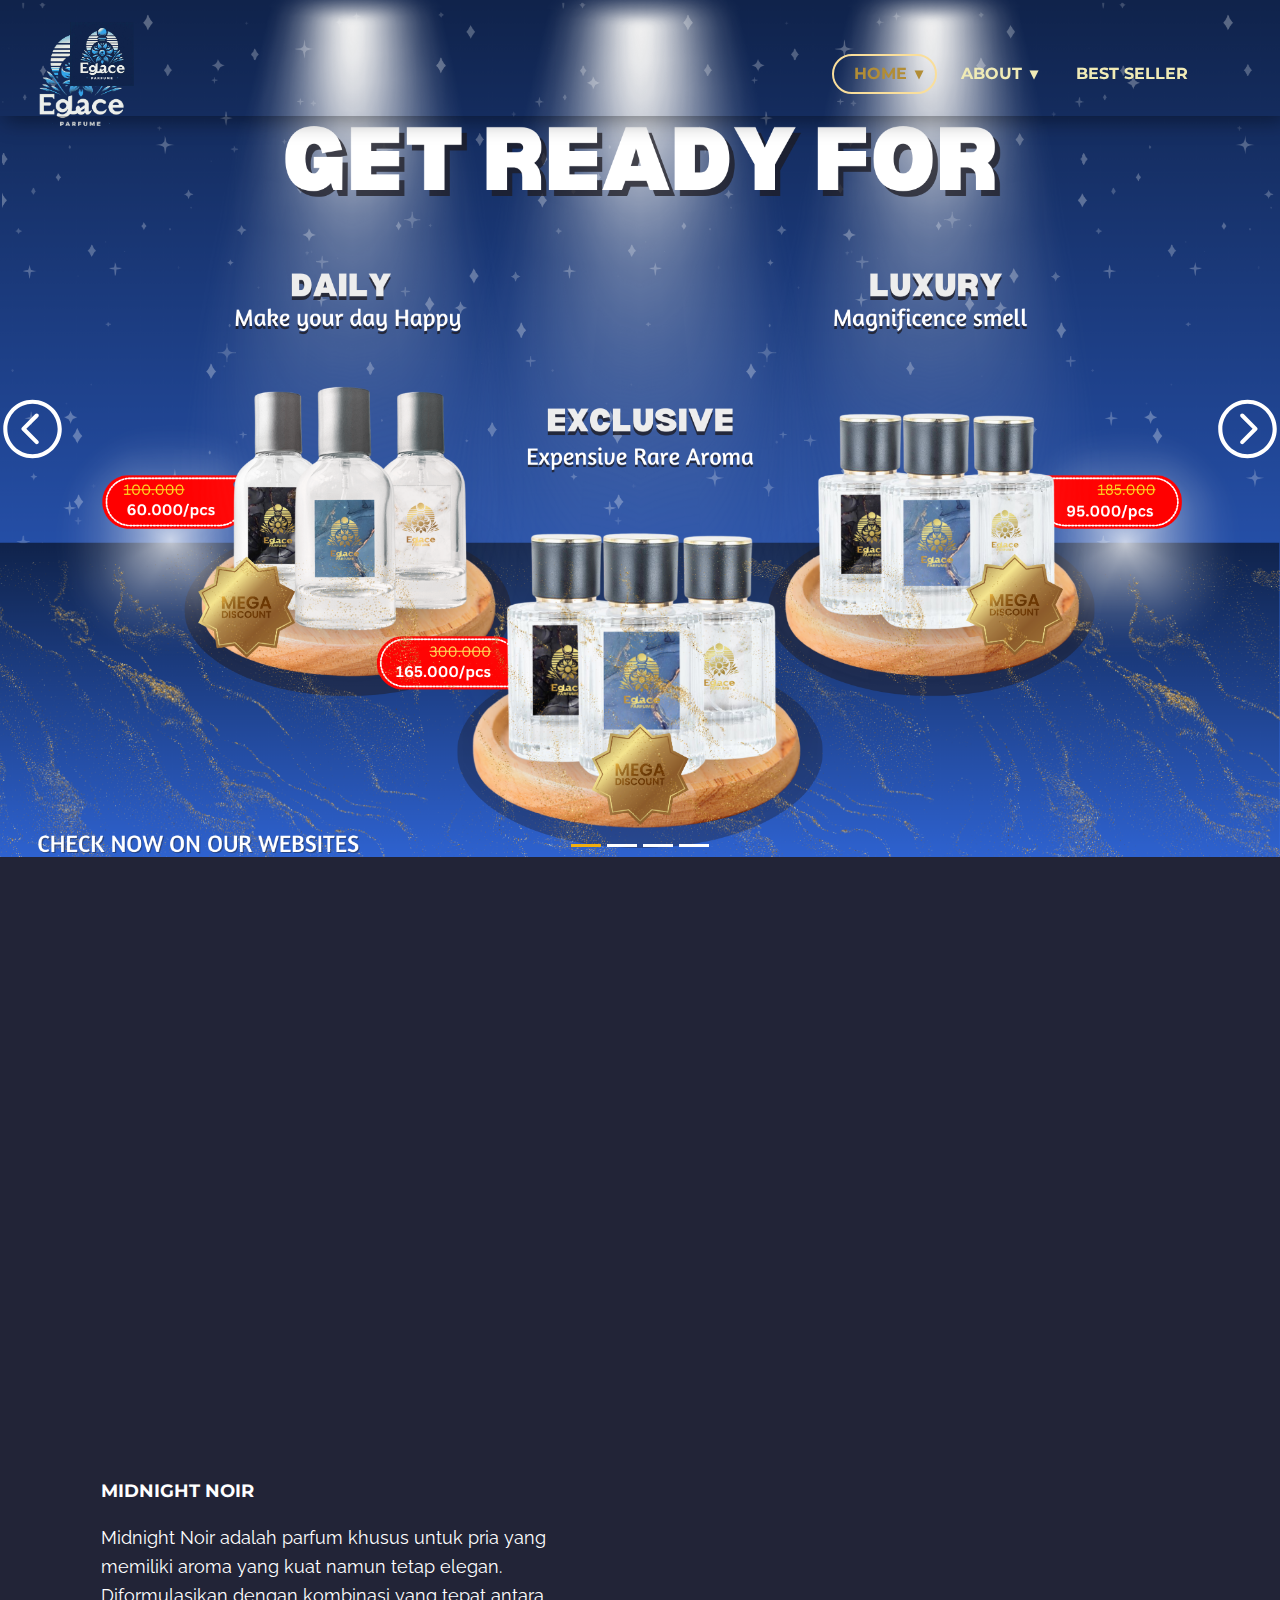
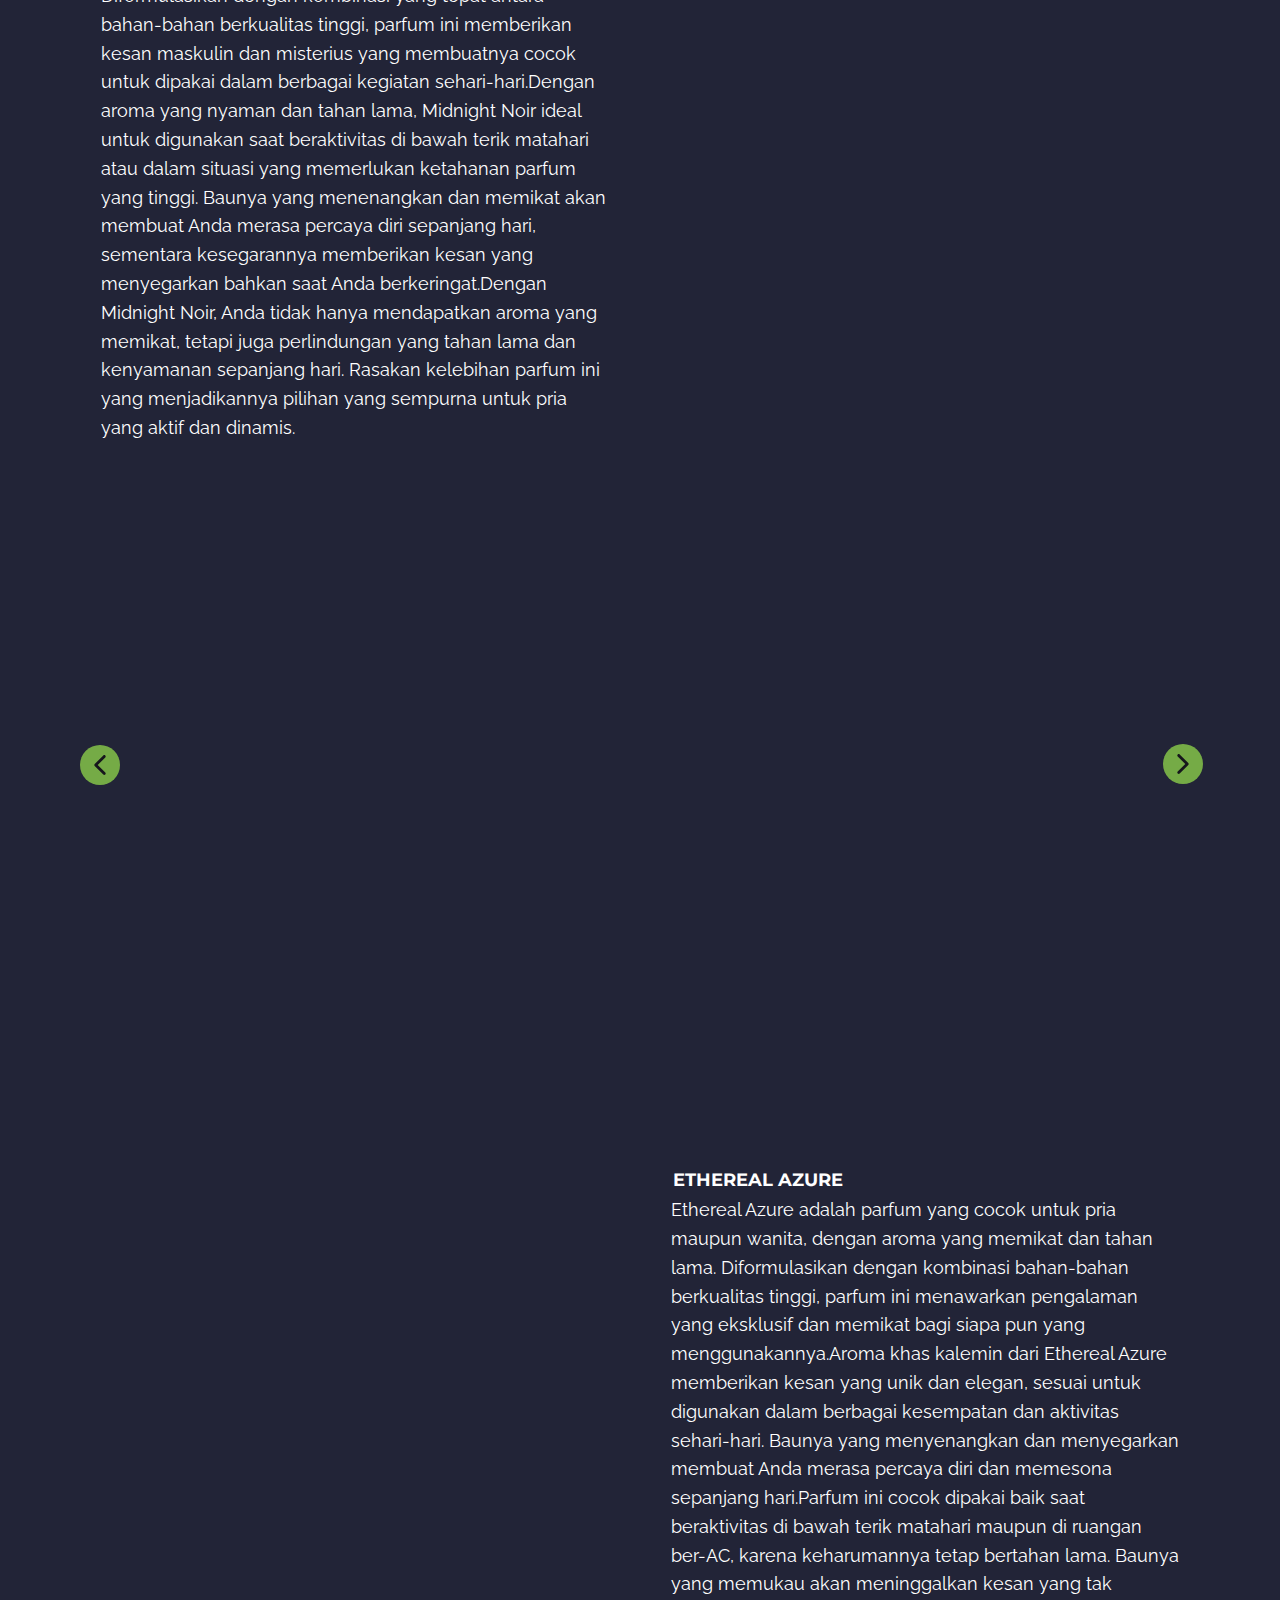
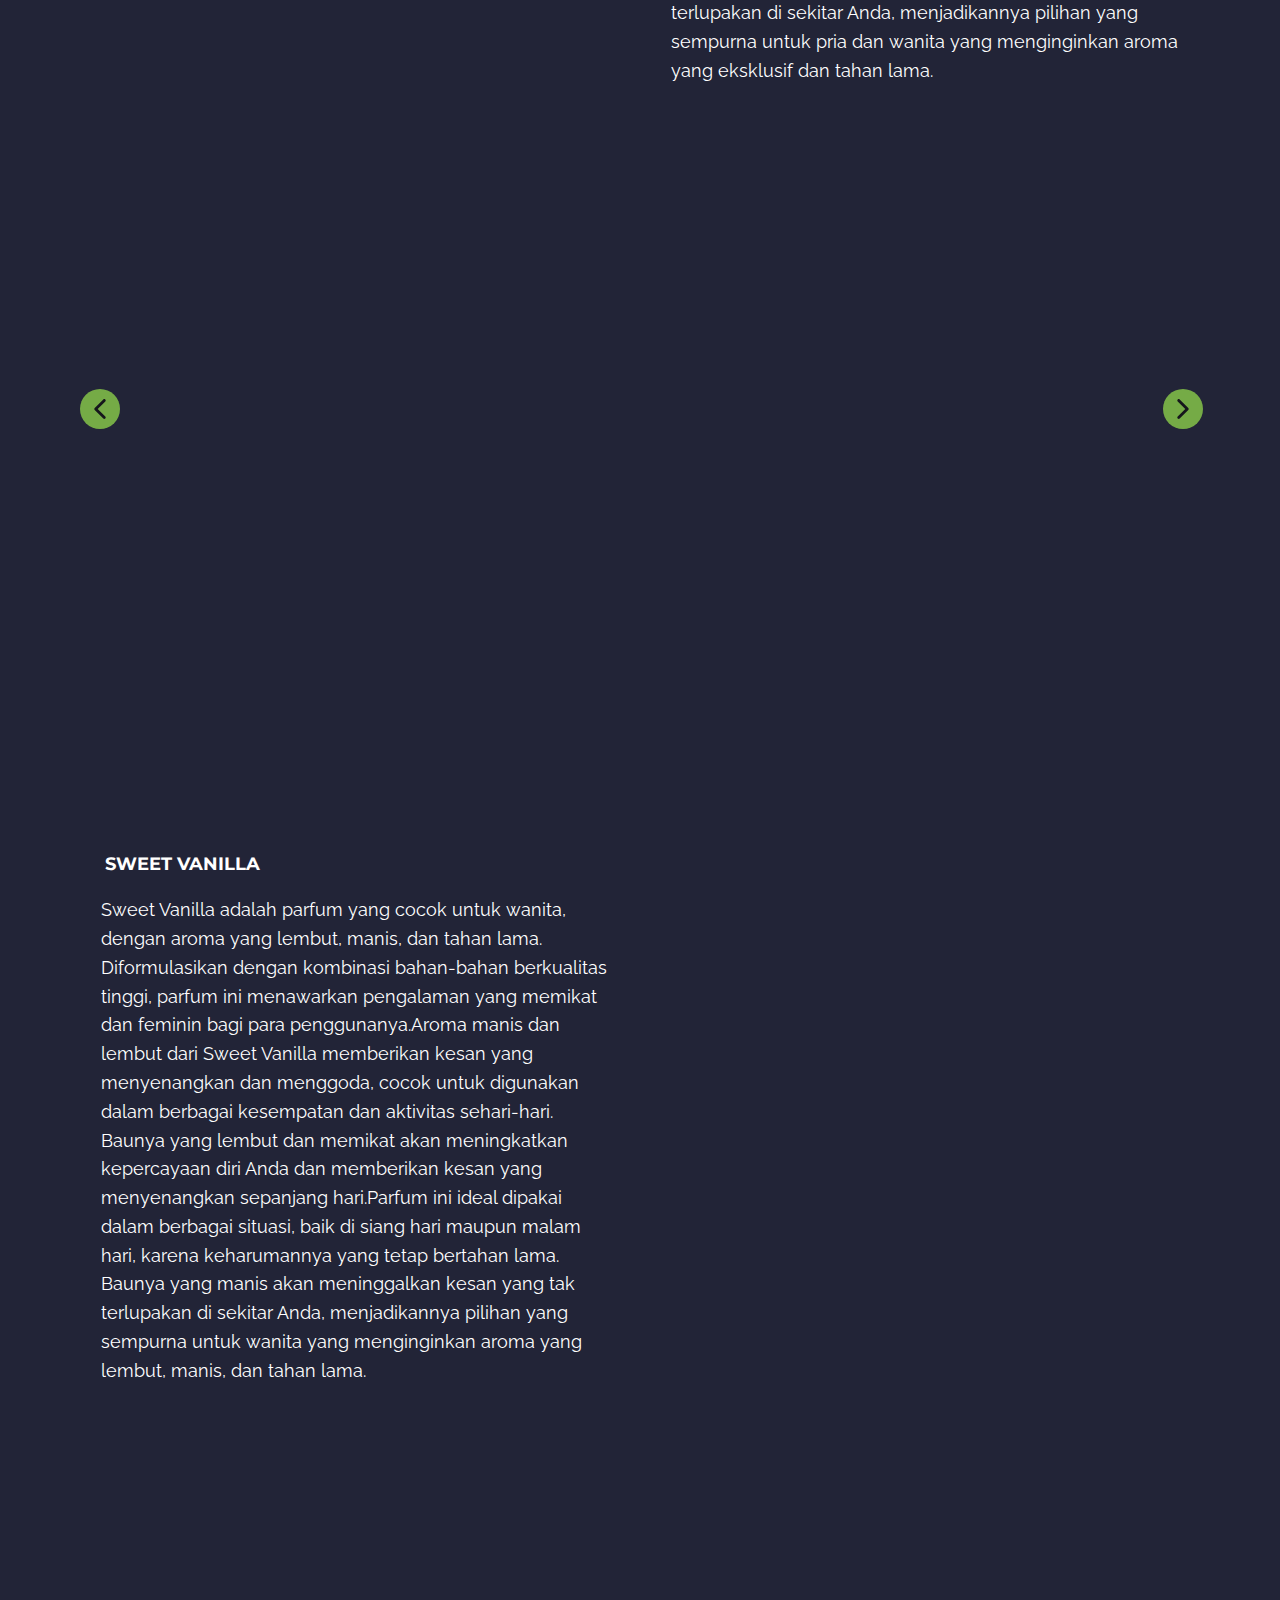
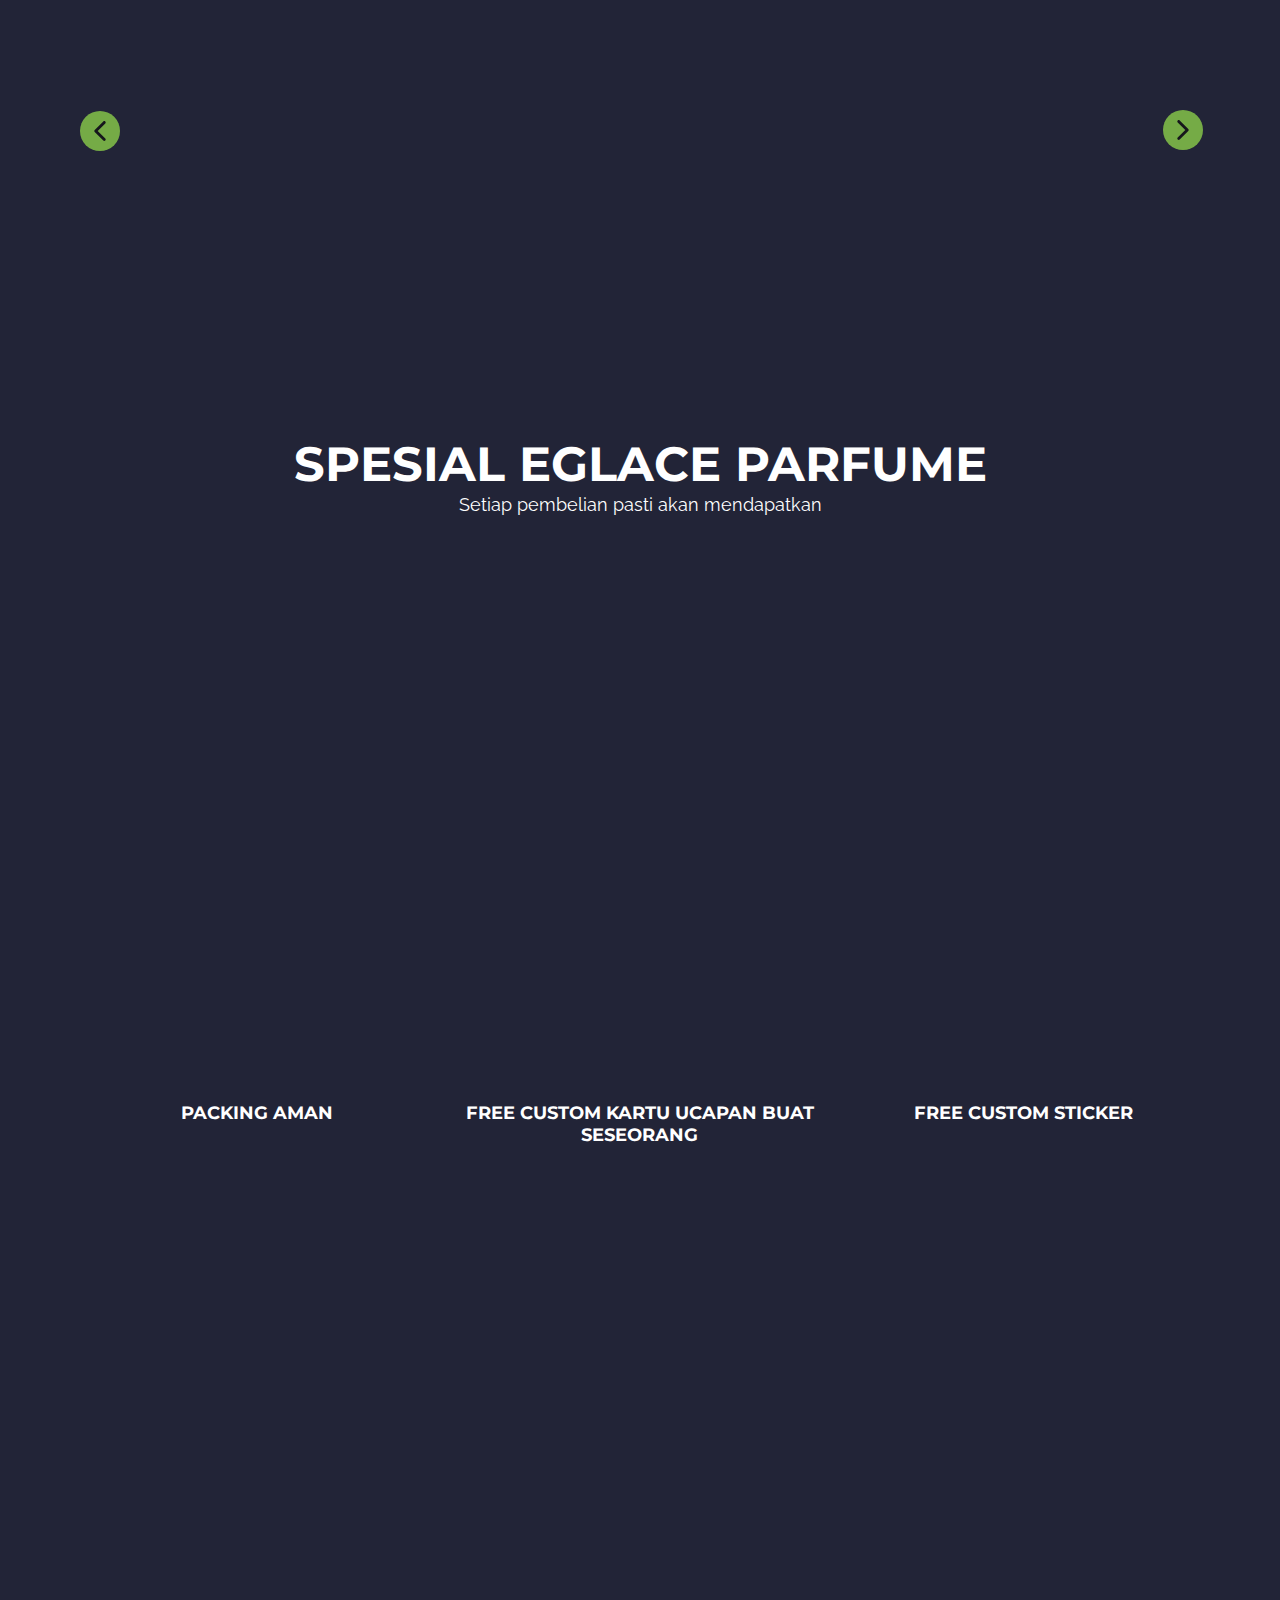
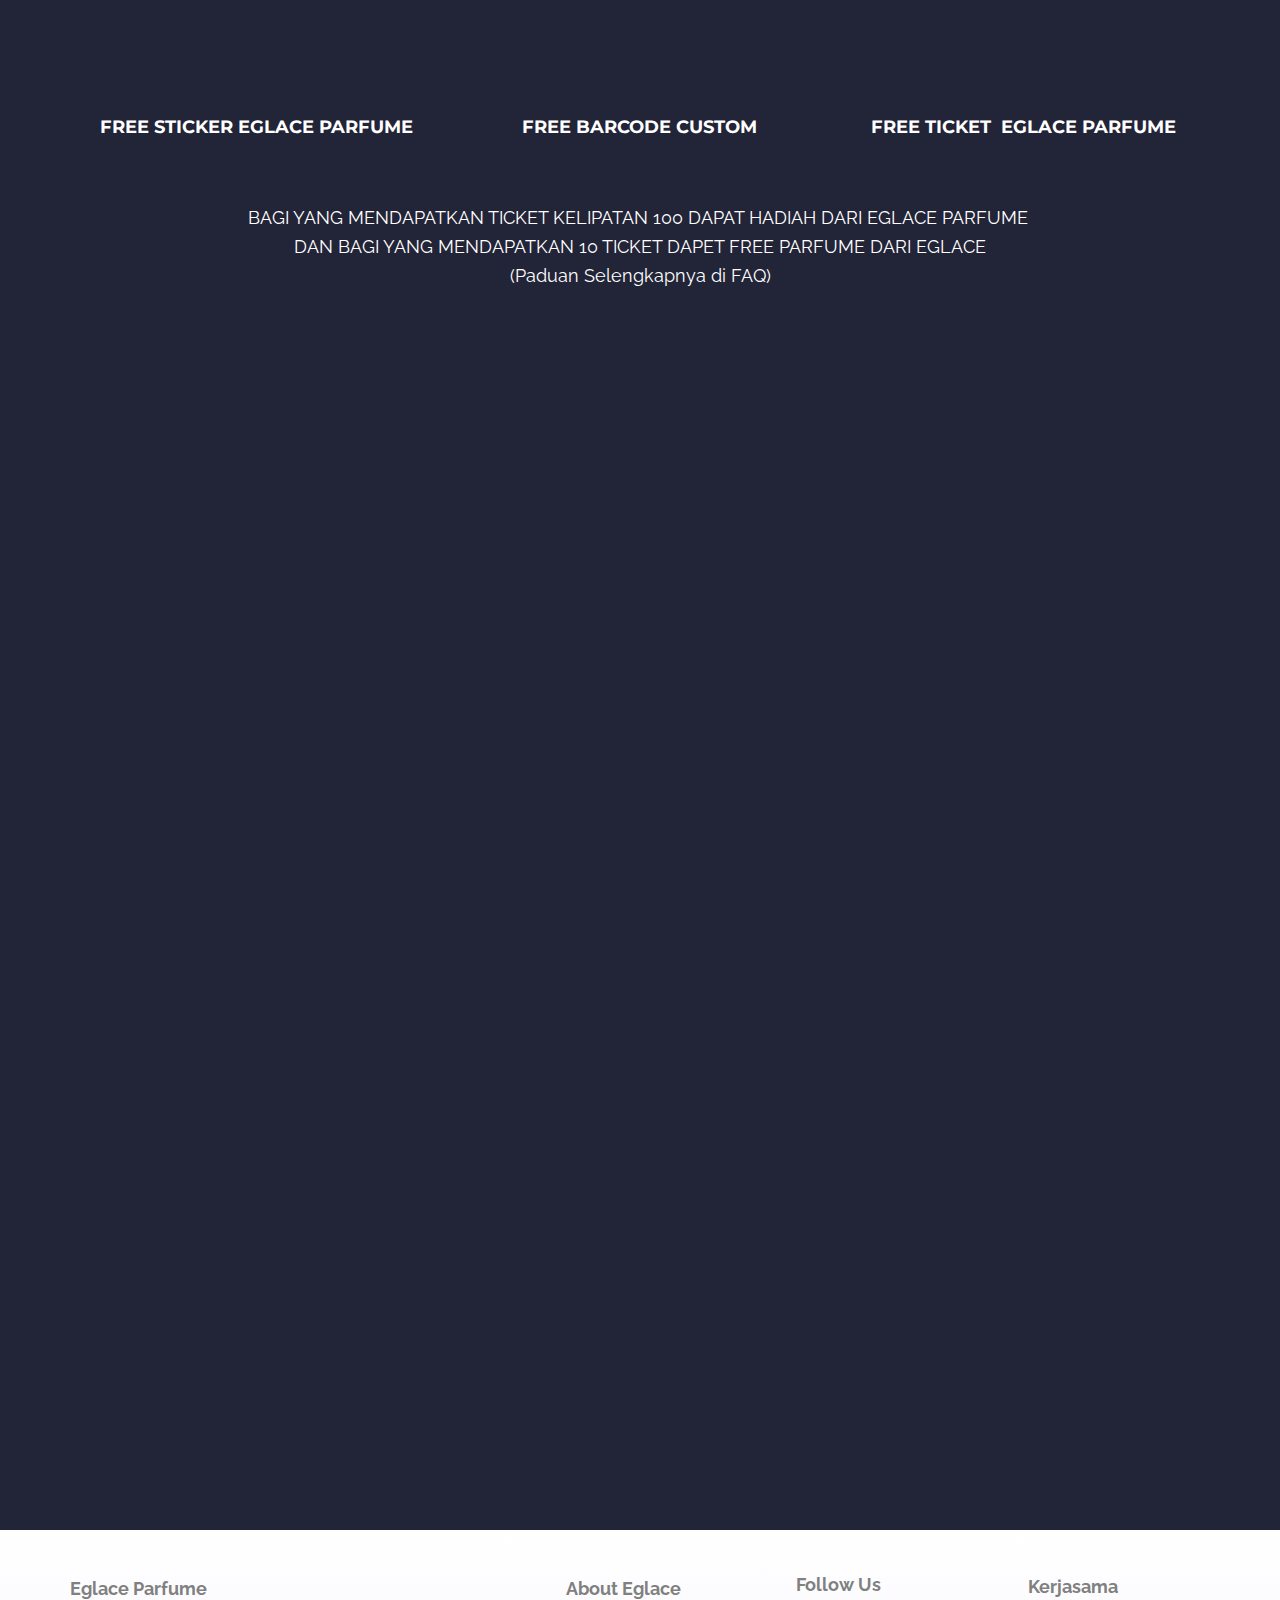
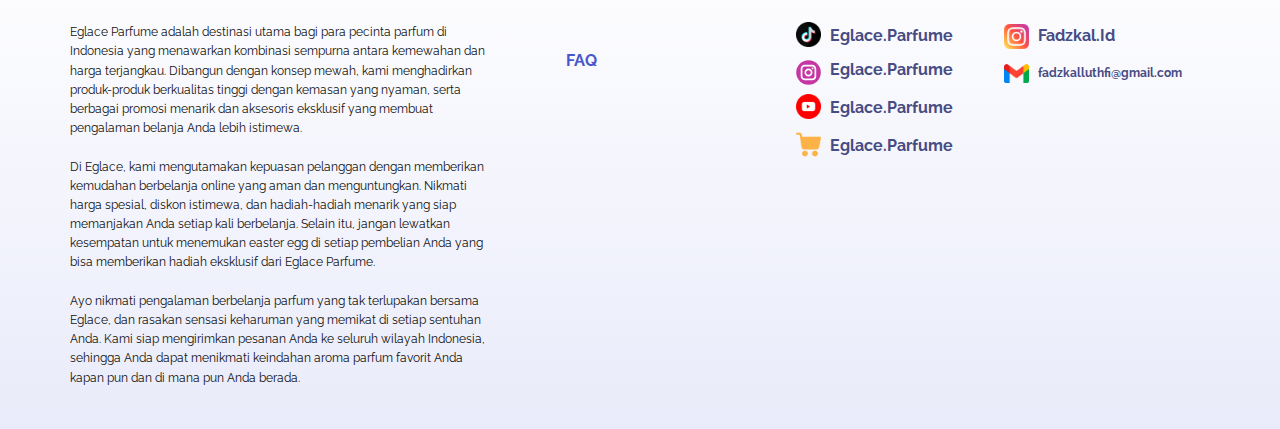
<file: index.html>
<!DOCTYPE html>
<html style="font-size: 16px;" lang="en-ID"><head>
    <meta name="viewport" content="width=device-width, initial-scale=1.0">
    <meta charset="utf-8">
    <meta name="keywords" content="Eglace parfume, Eglace, Parfume, Best Parfume, Parfume Indonesian, Parfume mahal, Parfume Eglace, Parfume mewah, Parfume tahan lama, parfume terbaik, parfume custom, kado parfume
">
    <meta name="description" content="">
    <link rel="shortcut icon" type="image/x-icon" href="images/WhatsAppImage2024-02-16at20.37.50_ec97a41d.jpg" >
    <title>Eglace.Parfume</title>
    <link rel="stylesheet" href="nicepage.css" media="screen">
<link rel="stylesheet" href="Eglace_Parfume.css" media="screen">
    <script class="u-script" type="text/javascript" src="jquery.js" defer=""></script>
    <script class="u-script" type="text/javascript" src="nicepage.js" defer=""></script>
    <meta name="generator" content="Nicepage 6.7.6, nicepage.com">
    <meta name="referrer" content="origin">
    <link id="u-theme-google-font" rel="stylesheet" href="https://fonts.googleapis.com/css?family=Montserrat:100,100i,200,200i,300,300i,400,400i,500,500i,600,600i,700,700i,800,800i,900,900i|Raleway:100,100i,200,200i,300,300i,400,400i,500,500i,600,600i,700,700i,800,800i,900,900i">
    <link id="u-page-google-font" rel="stylesheet" href="https://fonts.googleapis.com/css?family=Montserrat:100,100i,200,200i,300,300i,400,400i,500,500i,600,600i,700,700i,800,800i,900,900i">
    
    
    
    
    
    
    
    
    
    
    
    
    
    <script type="application/ld+json">{
		"@context": "http://schema.org",
		"@type": "Organization",
		"name": "EglaceParfume",
		"logo": "images/WhatsAppImage2024-02-16at20.37.50_ec97a41d.jpg",
		"sameAs": [
				"https://www.instagram.com/eglace.parfume/",
				"https://www.instagram.com/eglace.parfume/",
				"https://www.instagram.com/eglace.parfume/",
				"https://www.instagram.com/eglace.parfume/",
				"https://www.instagram.com/eglace.parfume/",
				"https://www.instagram.com/eglace.parfume/"
		]
}</script>
    <meta name="theme-color" content="#4756c9">
    <meta property="og:title" content="Eglace.Parfume">
    <meta property="og:description" content="">
    <meta property="og:type" content="website">
  <meta data-intl-tel-input-cdn-path="intlTelInput/"></head>
  <body data-home-page="Eglace_Parfume.html" data-home-page-title="Eglace_Parfume" data-path-to-root="./" data-include-products="false" class="u-body u-overlap u-overlap-transparent u-stick-footer u-xl-mode" data-lang="en"><header class="u-box-shadow u-clearfix u-header u-sticky u-sticky-85d0 u-header" id="sec-03c7"><div class="u-clearfix u-sheet u-valign-middle u-sheet-1">
        <a href="https://www.instagram.com/eglace.parfume/" class="u-image u-logo u-image-1" data-image-width="4078" data-image-height="4062" title="Eglace Parfume">
          <img src="images/WhatsAppImage2024-02-16at20.37.50_ec97a41d.jpg" class="u-logo-image u-logo-image-1">
        </a>
        <nav class="u-dropdown-icon u-menu u-menu-dropdown u-menu-open-right u-offcanvas u-menu-1">
          <div class="menu-collapse" style="font-size: 1rem; letter-spacing: 0px; font-weight: 700; text-transform: uppercase;">
            <a class="u-button-style u-custom-active-border-color u-custom-border u-custom-border-color u-custom-border-radius u-custom-borders u-custom-hover-border-color u-custom-left-right-menu-spacing u-custom-padding-bottom u-custom-text-active-color u-custom-text-color u-custom-text-hover-color u-custom-text-shadow u-custom-top-bottom-menu-spacing u-nav-link u-text-active-palette-1-base u-text-hover-palette-2-base" href="#">
              <svg class="u-svg-link" viewBox="0 0 24 24"><use xmlns:xlink="http://www.w3.org/1999/xlink" xlink:href="#menu-hamburger"></use></svg>
              <svg class="u-svg-content" version="1.1" id="menu-hamburger" viewBox="0 0 16 16" x="0px" y="0px" xmlns:xlink="http://www.w3.org/1999/xlink" xmlns="http://www.w3.org/2000/svg"><g><rect y="1" width="16" height="2"></rect><rect y="7" width="16" height="2"></rect><rect y="13" width="16" height="2"></rect>
</g></svg>
            </a>
          </div>
          <div class="u-custom-menu u-nav-container">
            <ul class="u-custom-font u-heading-font u-nav u-spacing-2 u-unstyled u-nav-1"><li class="u-nav-item"><a class="u-border-2 u-border-active-palette-3-light-2 u-border-hover-white u-button-style u-nav-link u-radius u-text-active-palette-3-dark-1 u-text-custom-color-2 u-text-hover-palette-3-light-2" href="Eglace_Parfume.html" style="--radius:50px; padding: 10px 20px;">Home</a><div class="u-nav-popup"><ul class="u-h-spacing-20 u-nav u-unstyled u-v-spacing-10 u-nav-2"><li class="u-nav-item"><a class="u-button-style u-custom-color-4 u-hover-custom-color-2 u-nav-link u-text-active-custom-color-2 u-text-hover-palette-1-light-1" href="Eglace_Parfume.html#fragnance1">Fragnance 1</a>
</li><li class="u-nav-item"><a class="u-button-style u-custom-color-4 u-hover-custom-color-2 u-nav-link u-text-active-custom-color-2 u-text-hover-palette-1-light-1" href="Eglace_Parfume.html#fragnance2">Fragnance 2</a>
</li><li class="u-nav-item"><a class="u-button-style u-custom-color-4 u-hover-custom-color-2 u-nav-link u-text-active-custom-color-2 u-text-hover-palette-1-light-1" href="Eglace_Parfume.html#fragnance3">Fragnance 3</a>
</li><li class="u-nav-item"><a class="u-button-style u-custom-color-4 u-hover-custom-color-2 u-nav-link u-text-active-custom-color-2 u-text-hover-palette-1-light-1" href="Eglace_Parfume.html#spesialeglace">Spesial Eglace</a>
</li><li class="u-nav-item"><a class="u-button-style u-custom-color-4 u-hover-custom-color-2 u-nav-link u-text-active-custom-color-2 u-text-hover-palette-1-light-1" href="Eglace_Parfume.html#contact">Contact</a>
</li></ul>
</div>
</li><li class="u-nav-item"><a class="u-border-2 u-border-active-palette-3-light-2 u-border-hover-white u-button-style u-nav-link u-radius u-text-active-palette-3-dark-1 u-text-custom-color-2 u-text-hover-palette-3-light-2" href="About.html" style="--radius:50px; padding: 10px 20px;">About</a><div class="u-nav-popup"><ul class="u-h-spacing-20 u-nav u-unstyled u-v-spacing-10 u-nav-3"><li class="u-nav-item"><a class="u-button-style u-custom-color-4 u-hover-custom-color-2 u-nav-link u-text-active-custom-color-2 u-text-hover-palette-1-light-1" href="About.html#about">Eglace</a>
</li><li class="u-nav-item"><a class="u-button-style u-custom-color-4 u-hover-custom-color-2 u-nav-link u-text-active-custom-color-2 u-text-hover-palette-1-light-1" href="About.html#faq">FAQ</a>
</li><li class="u-nav-item"><a class="u-button-style u-custom-color-4 u-hover-custom-color-2 u-nav-link u-text-active-custom-color-2 u-text-hover-palette-1-light-1" href="About.html#eglace_production">Eglace Production</a>
</li><li class="u-nav-item"><a class="u-button-style u-custom-color-4 u-hover-custom-color-2 u-nav-link u-text-active-custom-color-2 u-text-hover-palette-1-light-1" href="About.html#kebijakan_privasi">Kebijakan Privasi</a>
</li><li class="u-nav-item"><a class="u-button-style u-custom-color-4 u-hover-custom-color-2 u-nav-link u-text-active-custom-color-2 u-text-hover-palette-1-light-1" href="About.html#carousel_0bff">TUKAR TICKET EGLACE</a>
</li></ul>
</div>
</li><li class="u-nav-item"><a class="u-border-2 u-border-active-palette-3-light-2 u-border-hover-white u-button-style u-nav-link u-radius u-text-active-palette-3-dark-1 u-text-custom-color-2 u-text-hover-palette-3-light-2" href="Best-Seller.html" style="--radius:50px; padding: 10px 20px;">Best Seller</a>
</li></ul>
          </div>
          <div class="u-custom-menu u-nav-container-collapse">
            <div class="u-container-style u-custom-color-1 u-inner-container-layout u-opacity u-opacity-85 u-sidenav">
              <div class="u-inner-container-layout u-sidenav-overflow">
                <div class="u-menu-close"></div>
                <ul class="u-align-center u-custom-font u-nav u-popupmenu-items u-spacing-9 u-text-active-custom-color-2 u-text-font u-text-hover-palette-1-light-1 u-unstyled u-nav-4"><li class="u-nav-item"><a class="u-button-style u-nav-link" href="Eglace_Parfume.html">Home</a><div class="u-nav-popup"><ul class="u-h-spacing-20 u-nav u-unstyled u-v-spacing-10 u-nav-5"><li class="u-nav-item"><a class="u-button-style u-nav-link" href="Eglace_Parfume.html#fragnance1">Fragnance 1</a>
</li><li class="u-nav-item"><a class="u-button-style u-nav-link" href="Eglace_Parfume.html#fragnance2">Fragnance 2</a>
</li><li class="u-nav-item"><a class="u-button-style u-nav-link" href="Eglace_Parfume.html#fragnance3">Fragnance 3</a>
</li><li class="u-nav-item"><a class="u-button-style u-nav-link" href="Eglace_Parfume.html#spesialeglace">Spesial Eglace</a>
</li><li class="u-nav-item"><a class="u-button-style u-nav-link" href="Eglace_Parfume.html#contact">Contact</a>
</li></ul>
</div>
</li><li class="u-nav-item"><a class="u-button-style u-nav-link" href="About.html">About</a><div class="u-nav-popup"><ul class="u-h-spacing-20 u-nav u-unstyled u-v-spacing-10 u-nav-6"><li class="u-nav-item"><a class="u-button-style u-nav-link" href="About.html#about">Eglace</a>
</li><li class="u-nav-item"><a class="u-button-style u-nav-link" href="About.html#faq">FAQ</a>
</li><li class="u-nav-item"><a class="u-button-style u-nav-link" href="About.html#eglace_production">Eglace Production</a>
</li><li class="u-nav-item"><a class="u-button-style u-nav-link" href="About.html#kebijakan_privasi">Kebijakan Privasi</a>
</li><li class="u-nav-item"><a class="u-button-style u-nav-link" href="About.html#carousel_0bff">TUKAR TICKET EGLACE</a>
</li></ul>
</div>
</li><li class="u-nav-item"><a class="u-button-style u-nav-link" href="Best-Seller.html">Best Seller</a>
</li></ul>
              </div>
            </div>
            <div class="u-grey-5 u-menu-overlay u-opacity u-opacity-50"></div>
          </div>
        </nav>
      </div><style class="u-sticky-style" data-style-id="85d0">.u-sticky-fixed.u-sticky-85d0, .u-body.u-sticky-fixed .u-sticky-85d0 {
box-shadow: 5px 5px 20px 0 rgba(0,0,0,0.4) !important
}</style></header>
    <section class="u-carousel u-carousel-left u-slide u-block-b662-1" id="carousel-cf28" data-interval="4000" data-u-ride="carousel" data-pause="false">
      <ol class="u-absolute-hcenter u-carousel-indicators u-block-b662-2">
        <li data-u-target="#carousel-cf28" class="u-active u-active-palette-3-base u-hover-custom-color-2 u-white" data-u-slide-to="0"></li>
        <li data-u-target="#carousel-cf28" class="u-active-palette-3-base u-hover-custom-color-2 u-white" data-u-slide-to="1"></li>
        <li data-u-target="#carousel-cf28" class="u-active-palette-3-base u-hover-custom-color-2 u-white" data-u-slide-to="2"></li>
        <li data-u-target="#carousel-cf28" class="u-active-palette-3-base u-hover-custom-color-2 u-white" data-u-slide-to="3"></li>
      </ol>
      <div class="u-carousel-inner" role="listbox">
        <div class="u-active u-carousel-item u-clearfix u-container-align-center u-image u-section-1-1" data-image-width="2000" data-image-height="1414">
          <div class="u-clearfix u-sheet u-sheet-1"></div>
        </div>
        <div class="u-carousel-item u-clearfix u-container-align-center u-image u-section-1-2" data-image-width="2000" data-image-height="1414">
          <div class="u-clearfix u-sheet u-sheet-1"></div>
        </div>
        <div class="u-carousel-item u-clearfix u-container-align-center u-image u-section-1-3" data-image-width="2000" data-image-height="1414">
          <div class="u-clearfix u-sheet u-sheet-1"></div>
        </div>
        <div class="u-carousel-item u-clearfix u-container-align-center u-image u-section-1-4" data-image-width="2000" data-image-height="1414">
          <div class="u-clearfix u-sheet u-sheet-1"></div>
        </div>
      </div>
      <a class="u-absolute-vcenter u-carousel-control u-carousel-control-prev u-text-hover-custom-color-2 u-text-white u-block-b662-3" href="#carousel-cf28" role="button" data-u-slide="prev">
        <span aria-hidden="true">
          <svg viewBox="0 0 129 129"><path d="m64.5,122.6c32,0 58.1-26 58.1-58.1s-26-58-58.1-58-58,26-58,58 26,58.1 58,58.1zm0-108c27.5,5.32907e-15 49.9,22.4 49.9,49.9s-22.4,49.9-49.9,49.9-49.9-22.4-49.9-49.9 22.4-49.9 49.9-49.9z"></path><path d="m70,93.5c0.8,0.8 1.8,1.2 2.9,1.2 1,0 2.1-0.4 2.9-1.2 1.6-1.6 1.6-4.2 0-5.8l-23.5-23.5 23.5-23.5c1.6-1.6 1.6-4.2 0-5.8s-4.2-1.6-5.8,0l-26.4,26.4c-0.8,0.8-1.2,1.8-1.2,2.9s0.4,2.1 1.2,2.9l26.4,26.4z"></path></svg>
        </span>
        <span class="sr-only">
          <svg viewBox="0 0 129 129"><path d="m64.5,122.6c32,0 58.1-26 58.1-58.1s-26-58-58.1-58-58,26-58,58 26,58.1 58,58.1zm0-108c27.5,5.32907e-15 49.9,22.4 49.9,49.9s-22.4,49.9-49.9,49.9-49.9-22.4-49.9-49.9 22.4-49.9 49.9-49.9z"></path><path d="m70,93.5c0.8,0.8 1.8,1.2 2.9,1.2 1,0 2.1-0.4 2.9-1.2 1.6-1.6 1.6-4.2 0-5.8l-23.5-23.5 23.5-23.5c1.6-1.6 1.6-4.2 0-5.8s-4.2-1.6-5.8,0l-26.4,26.4c-0.8,0.8-1.2,1.8-1.2,2.9s0.4,2.1 1.2,2.9l26.4,26.4z"></path></svg>
        </span>
      </a>
      <a class="u-absolute-vcenter u-carousel-control u-carousel-control-next u-text-hover-custom-color-2 u-text-white u-block-b662-4" href="#carousel-cf28" role="button" data-u-slide="next">
        <span aria-hidden="true">
          <svg viewBox="0 0 129 129"><path d="M64.5,122.6c32,0,58.1-26,58.1-58.1S96.5,6.4,64.5,6.4S6.4,32.5,6.4,64.5S32.5,122.6,64.5,122.6z M64.5,14.6    c27.5,0,49.9,22.4,49.9,49.9S92,114.4,64.5,114.4S14.6,92,14.6,64.5S37,14.6,64.5,14.6z"></path><path d="m51.1,93.5c0.8,0.8 1.8,1.2 2.9,1.2 1,0 2.1-0.4 2.9-1.2l26.4-26.4c0.8-0.8 1.2-1.8 1.2-2.9 0-1.1-0.4-2.1-1.2-2.9l-26.4-26.4c-1.6-1.6-4.2-1.6-5.8,0-1.6,1.6-1.6,4.2 0,5.8l23.5,23.5-23.5,23.5c-1.6,1.6-1.6,4.2 0,5.8z"></path></svg>
        </span>
        <span class="sr-only">
          <svg viewBox="0 0 129 129"><path d="M64.5,122.6c32,0,58.1-26,58.1-58.1S96.5,6.4,64.5,6.4S6.4,32.5,6.4,64.5S32.5,122.6,64.5,122.6z M64.5,14.6    c27.5,0,49.9,22.4,49.9,49.9S92,114.4,64.5,114.4S14.6,92,14.6,64.5S37,14.6,64.5,14.6z"></path><path d="m51.1,93.5c0.8,0.8 1.8,1.2 2.9,1.2 1,0 2.1-0.4 2.9-1.2l26.4-26.4c0.8-0.8 1.2-1.8 1.2-2.9 0-1.1-0.4-2.1-1.2-2.9l-26.4-26.4c-1.6-1.6-4.2-1.6-5.8,0-1.6,1.6-1.6,4.2 0,5.8l23.5,23.5-23.5,23.5c-1.6,1.6-1.6,4.2 0,5.8z"></path></svg>
        </span>
      </a>
    </section>
    <section class="u-clearfix u-custom-color-1 u-section-2" id="sec-8486">
      <div class="u-clearfix u-sheet u-sheet-1">
        <div class="u-expanded-width u-list u-list-1">
          <div class="u-repeater u-repeater-1">
            <div class="u-container-align-center u-container-style u-hover-feature u-image u-image-round u-list-item u-radius u-repeater-item u-image-1" data-image-width="3181" data-image-height="2121" data-animation-name="customAnimationIn" data-animation-duration="1000">
              <div class="u-container-layout u-similar-container u-valign-middle u-container-layout-1">
                <h2 class="u-align-center u-custom-font u-heading-font u-hover-feature u-text u-text-default u-text-palette-1-light-1 u-text-1">FRAGNAN​CE 1 </h2>
              </div>
            </div>
            <div class="u-container-align-center u-container-style u-hover-feature u-image u-image-round u-list-item u-radius u-repeater-item u-image-2" data-image-width="3181" data-image-height="2121" data-animation-name="customAnimationIn" data-animation-duration="1000">
              <div class="u-container-layout u-similar-container u-valign-middle u-container-layout-2">
                <h2 class="u-align-center u-custom-font u-heading-font u-hover-feature u-text u-text-default u-text-palette-1-light-1 u-text-2">FRAGNANCE 2 </h2>
              </div>
            </div>
            <div class="u-container-align-center u-container-style u-hover-feature u-image u-image-round u-list-item u-radius u-repeater-item u-image-3" data-image-width="3181" data-image-height="2121" data-animation-name="customAnimationIn" data-animation-duration="1000">
              <div class="u-container-layout u-similar-container u-valign-middle u-container-layout-3">
                <h2 class="u-align-center u-custom-font u-heading-font u-hover-feature u-text u-text-default u-text-palette-1-light-1 u-text-3">FRAGNANCE 3 </h2>
              </div>
            </div>
          </div>
        </div>
      </div>
      
      
      
      
      
      
    </section>
    <section class="u-clearfix u-custom-color-1 u-section-3" id="fragnance1">
      <div class="u-clearfix u-sheet u-sheet-1">
        <div class="data-layout-selected u-clearfix u-expanded-width u-layout-wrap u-layout-wrap-1">
          <div class="u-layout">
            <div class="u-layout-row">
              <div class="u-container-align-center-sm u-container-style u-layout-cell u-size-30 u-layout-cell-1">
                <div class="u-container-layout u-valign-middle-lg u-valign-middle-md u-valign-middle-sm u-container-layout-1">
                  <h2 class="u-hover-feature u-text u-text-1" data-animation-name="customAnimationIn" data-animation-duration="1000" data-animation-delay="0">FRAGNANCE 1 </h2>
                  <h6 class="u-text u-text-2"> MIDNIGHT NOIR</h6>
                  <p class="u-align-center-xs u-text u-text-3">Midnight Noir adalah parfum khusus untuk pria yang memiliki aroma yang kuat namun tetap elegan. Diformulasikan dengan kombinasi yang tepat antara bahan-bahan berkualitas tinggi, parfum ini memberikan kesan maskulin dan misterius yang membuatnya cocok untuk dipakai dalam berbagai kegiatan sehari-hari.Dengan aroma yang nyaman dan tahan lama, Midnight Noir ideal untuk digunakan saat beraktivitas di bawah terik matahari atau dalam situasi yang memerlukan ketahanan parfum yang tinggi. Baunya yang menenangkan dan memikat akan membuat Anda merasa percaya diri sepanjang hari, sementara kesegarannya memberikan kesan yang menyegarkan bahkan saat Anda berkeringat.Dengan Midnight Noir, Anda tidak hanya mendapatkan aroma yang memikat, tetapi juga perlindungan yang tahan lama dan kenyamanan sepanjang hari. Rasakan kelebihan parfum ini yang menjadikannya pilihan yang sempurna untuk pria yang aktif dan dinamis. </p>
                </div>
              </div>
              <div class="u-container-align-center-lg u-container-align-center-md u-container-align-center-sm u-container-align-center-xl u-container-style u-layout-cell u-size-30 u-layout-cell-2">
                <div class="u-container-layout u-container-layout-2">
                  <img class="u-expanded-width-xs u-hover-feature u-image u-image-round u-radius-50 u-image-1" src="images/MockupLuxuryBlack50ML.png" alt="" data-image-width="3181" data-image-height="2121" data-animation-name="customAnimationIn" data-animation-duration="1000" data-animation-delay="0">
                </div>
              </div>
            </div>
          </div>
        </div>
      </div>
      
      
    </section>
    <section class="u-clearfix u-custom-color-1 u-section-4" id="carousel_893b">
      <div class="u-clearfix u-sheet u-valign-middle-lg u-valign-middle-md u-valign-middle-xl u-valign-middle-xs u-sheet-1">
        <div class="u-expanded-width u-layout-horizontal u-list u-list-1">
          <div class="u-repeater u-repeater-1">
            <div class="u-container-style u-effect-hover-zoom u-hover-feature u-image-round u-list-item u-radius u-repeater-item u-shading u-shape-round u-list-item-1" data-image-width="800" data-image-height="799" data-animation-name="customAnimationIn" data-animation-duration="2000" data-animation-delay="0">
              <div class="u-background-effect u-expanded">
                <div class="u-background-effect-image u-expanded u-image u-shading u-image-1" data-image-width="800" data-image-height="799"></div>
              </div>
              <div class="u-background-effect u-expanded">
                <div class="u-background-effect-image u-expanded u-image u-shading u-image-2" data-image-width="800" data-image-height="799"></div>
              </div>
              <div class="u-container-layout u-similar-container u-container-layout-1"></div>
            </div>
            <div class="u-container-align-center u-container-style u-effect-hover-zoom u-hover-feature u-image-round u-list-item u-radius u-repeater-item u-shading u-shape-round u-list-item-2" data-image-width="1024" data-image-height="1024" data-animation-name="customAnimationIn" data-animation-duration="1000">
              <div class="u-background-effect u-expanded">
                <div class="u-background-effect-image u-expanded u-image u-shading u-image-3" data-image-width="1024" data-image-height="1024"></div>
              </div>
              <div class="u-background-effect u-expanded">
                <div class="u-background-effect-image u-expanded u-image u-shading u-image-4" data-image-width="1024" data-image-height="1024"></div>
              </div>
              <div class="u-container-layout u-similar-container u-container-layout-2"></div>
            </div>
            <div class="u-container-align-center u-container-style u-effect-hover-zoom u-hover-feature u-image-round u-list-item u-radius u-repeater-item u-shading u-shape-round u-list-item-3" data-image-width="800" data-image-height="799" data-animation-name="customAnimationIn" data-animation-duration="1000">
              <div class="u-background-effect u-expanded">
                <div class="u-background-effect-image u-expanded u-image u-shading u-image-5" data-image-width="800" data-image-height="799"></div>
              </div>
              <div class="u-background-effect u-expanded">
                <div class="u-background-effect-image u-expanded u-image u-shading u-image-6" data-image-width="800" data-image-height="799"></div>
              </div>
              <div class="u-container-layout u-similar-container u-container-layout-3"></div>
            </div>
          </div>
          <a class="u-absolute-vcenter u-gallery-nav u-gallery-nav-prev u-icon-circle u-opacity u-opacity-70 u-palette-4-base u-spacing-10 u-text-body-color u-gallery-nav-1" href="#" role="button">
            <span aria-hidden="true">
              <svg viewBox="0 0 451.847 451.847"><path d="M97.141,225.92c0-8.095,3.091-16.192,9.259-22.366L300.689,9.27c12.359-12.359,32.397-12.359,44.751,0
c12.354,12.354,12.354,32.388,0,44.748L173.525,225.92l171.903,171.909c12.354,12.354,12.354,32.391,0,44.744
c-12.354,12.365-32.386,12.365-44.745,0l-194.29-194.281C100.226,242.115,97.141,234.018,97.141,225.92z"></path></svg>
            </span>
            <span class="sr-only">
              <svg viewBox="0 0 451.847 451.847"><path d="M97.141,225.92c0-8.095,3.091-16.192,9.259-22.366L300.689,9.27c12.359-12.359,32.397-12.359,44.751,0
c12.354,12.354,12.354,32.388,0,44.748L173.525,225.92l171.903,171.909c12.354,12.354,12.354,32.391,0,44.744
c-12.354,12.365-32.386,12.365-44.745,0l-194.29-194.281C100.226,242.115,97.141,234.018,97.141,225.92z"></path></svg>
            </span>
          </a>
          <a class="u-gallery-nav u-gallery-nav-next u-icon-circle u-opacity u-opacity-70 u-palette-4-base u-spacing-10 u-text-body-color u-gallery-nav-2" href="#" role="button">
            <span aria-hidden="true">
              <svg viewBox="0 0 451.846 451.847"><path d="M345.441,248.292L151.154,442.573c-12.359,12.365-32.397,12.365-44.75,0c-12.354-12.354-12.354-32.391,0-44.744
L278.318,225.92L106.409,54.017c-12.354-12.359-12.354-32.394,0-44.748c12.354-12.359,32.391-12.359,44.75,0l194.287,194.284
c6.177,6.18,9.262,14.271,9.262,22.366C354.708,234.018,351.617,242.115,345.441,248.292z"></path></svg>
            </span>
            <span class="sr-only">
              <svg viewBox="0 0 451.846 451.847"><path d="M345.441,248.292L151.154,442.573c-12.359,12.365-32.397,12.365-44.75,0c-12.354-12.354-12.354-32.391,0-44.744
L278.318,225.92L106.409,54.017c-12.354-12.359-12.354-32.394,0-44.748c12.354-12.359,32.391-12.359,44.75,0l194.287,194.284
c6.177,6.18,9.262,14.271,9.262,22.366C354.708,234.018,351.617,242.115,345.441,248.292z"></path></svg>
            </span>
          </a>
        </div>
      </div>
      
      
      
      
      
      
    </section>
    <section class="u-clearfix u-custom-color-1 u-section-5" id="fragnance2">
      <div class="u-clearfix u-sheet u-valign-middle-xs u-sheet-1">
        <div class="data-layout-selected u-clearfix u-expanded-width u-layout-wrap u-layout-wrap-1">
          <div class="u-layout">
            <div class="u-layout-row">
              <div class="u-container-align-center-lg u-container-align-center-md u-container-align-center-sm u-container-align-center-xl u-container-style u-layout-cell u-size-30 u-layout-cell-1">
                <div class="u-container-layout u-container-layout-1">
                  <img class="u-expanded-width-xs u-hover-feature u-image u-image-round u-radius-50 u-image-1" src="images/MockupLuxuryBlueEglace.png" alt="" data-image-width="3181" data-image-height="2121" data-animation-name="customAnimationIn" data-animation-duration="1000" data-animation-delay="0">
                </div>
              </div>
              <div class="u-container-align-center-sm u-container-style u-layout-cell u-size-30 u-layout-cell-2">
                <div class="u-container-layout u-container-layout-2">
                  <h2 class="u-align-center-sm u-align-center-xs u-align-left-lg u-align-left-md u-align-left-xl u-hover-feature u-text u-text-1" data-animation-name="customAnimationIn" data-animation-duration="1000" data-animation-delay="0">FRAGNANCE 2 </h2>
                  <h6 class="u-align-center-sm u-align-center-xs u-align-left-lg u-align-left-md u-align-left-xl u-text u-text-default u-text-2">ETHEreal azure </h6>
                  <p class="u-align-center-sm u-align-center-xs u-align-left-lg u-align-left-md u-align-left-xl u-text u-text-3">Ethereal Azure adalah parfum yang cocok untuk pria maupun wanita, dengan aroma yang memikat dan tahan lama. Diformulasikan dengan kombinasi bahan-bahan berkualitas tinggi, parfum ini menawarkan pengalaman yang eksklusif dan memikat bagi siapa pun yang menggunakannya.Aroma khas kalemin dari Ethereal Azure memberikan kesan yang unik dan elegan, sesuai untuk digunakan dalam berbagai kesempatan dan aktivitas sehari-hari. Baunya yang menyenangkan dan menyegarkan membuat Anda merasa percaya diri dan memesona sepanjang hari.Parfum ini cocok dipakai baik saat beraktivitas di bawah terik matahari maupun di ruangan ber-AC, karena keharumannya tetap bertahan lama. Baunya yang memukau akan meninggalkan kesan yang tak terlupakan di sekitar Anda, menjadikannya pilihan yang sempurna untuk pria dan wanita yang menginginkan aroma yang eksklusif dan tahan lama.<br>
                  </p>
                </div>
              </div>
            </div>
          </div>
        </div>
      </div>
      
      
    </section>
    <section class="u-clearfix u-custom-color-3 u-section-6" id="sec-25ca">
      <div class="u-clearfix u-sheet u-sheet-1">
        <div class="u-expanded-width u-layout-horizontal u-list u-list-1">
          <div class="u-repeater u-repeater-1">
            <div class="u-container-style u-effect-hover-zoom u-hover-feature u-image-round u-list-item u-radius-50 u-repeater-item u-shading u-list-item-1" data-image-width="800" data-image-height="799" data-animation-name="customAnimationIn" data-animation-duration="1000">
              <div class="u-background-effect u-expanded">
                <div class="u-background-effect-image u-expanded u-image u-shading u-image-1" data-image-width="800" data-image-height="799"></div>
              </div>
              <div class="u-background-effect u-expanded">
                <div class="u-background-effect-image u-expanded u-image u-shading u-image-2" data-image-width="800" data-image-height="799"></div>
              </div>
              <div class="u-container-layout u-similar-container u-container-layout-1"></div>
            </div>
            <div class="u-container-align-center u-container-style u-effect-hover-zoom u-hover-feature u-image-round u-list-item u-radius-50 u-repeater-item u-shading u-list-item-2" data-image-width="1024" data-image-height="1024" data-animation-name="customAnimationIn" data-animation-duration="1000">
              <div class="u-background-effect u-expanded">
                <div class="u-background-effect-image u-expanded u-image u-shading u-image-3" data-image-width="1024" data-image-height="1024"></div>
              </div>
              <div class="u-background-effect u-expanded">
                <div class="u-background-effect-image u-expanded u-image u-shading u-image-4" data-image-width="1024" data-image-height="1024"></div>
              </div>
              <div class="u-container-layout u-similar-container u-container-layout-2"></div>
            </div>
            <div class="u-container-align-center u-container-style u-effect-hover-zoom u-hover-feature u-image-round u-list-item u-radius-50 u-repeater-item u-shading u-list-item-3" data-image-width="800" data-image-height="799" data-animation-name="customAnimationIn" data-animation-duration="1000" data-animation-delay="0">
              <div class="u-background-effect u-expanded">
                <div class="u-background-effect-image u-expanded u-image u-shading u-image-5" data-image-width="800" data-image-height="799"></div>
              </div>
              <div class="u-background-effect u-expanded">
                <div class="u-background-effect-image u-expanded u-image u-shading u-image-6" data-image-width="800" data-image-height="799"></div>
              </div>
              <div class="u-container-layout u-similar-container u-container-layout-3"></div>
            </div>
          </div>
          <a class="u-absolute-vcenter u-gallery-nav u-gallery-nav-prev u-icon-circle u-opacity u-opacity-70 u-palette-4-base u-spacing-10 u-text-body-color u-gallery-nav-1" href="#" role="button">
            <span aria-hidden="true">
              <svg viewBox="0 0 451.847 451.847"><path d="M97.141,225.92c0-8.095,3.091-16.192,9.259-22.366L300.689,9.27c12.359-12.359,32.397-12.359,44.751,0
c12.354,12.354,12.354,32.388,0,44.748L173.525,225.92l171.903,171.909c12.354,12.354,12.354,32.391,0,44.744
c-12.354,12.365-32.386,12.365-44.745,0l-194.29-194.281C100.226,242.115,97.141,234.018,97.141,225.92z"></path></svg>
            </span>
            <span class="sr-only">
              <svg viewBox="0 0 451.847 451.847"><path d="M97.141,225.92c0-8.095,3.091-16.192,9.259-22.366L300.689,9.27c12.359-12.359,32.397-12.359,44.751,0
c12.354,12.354,12.354,32.388,0,44.748L173.525,225.92l171.903,171.909c12.354,12.354,12.354,32.391,0,44.744
c-12.354,12.365-32.386,12.365-44.745,0l-194.29-194.281C100.226,242.115,97.141,234.018,97.141,225.92z"></path></svg>
            </span>
          </a>
          <a class="u-gallery-nav u-gallery-nav-next u-icon-circle u-opacity u-opacity-70 u-palette-4-base u-spacing-10 u-text-body-color u-gallery-nav-2" href="#" role="button">
            <span aria-hidden="true">
              <svg viewBox="0 0 451.846 451.847"><path d="M345.441,248.292L151.154,442.573c-12.359,12.365-32.397,12.365-44.75,0c-12.354-12.354-12.354-32.391,0-44.744
L278.318,225.92L106.409,54.017c-12.354-12.359-12.354-32.394,0-44.748c12.354-12.359,32.391-12.359,44.75,0l194.287,194.284
c6.177,6.18,9.262,14.271,9.262,22.366C354.708,234.018,351.617,242.115,345.441,248.292z"></path></svg>
            </span>
            <span class="sr-only">
              <svg viewBox="0 0 451.846 451.847"><path d="M345.441,248.292L151.154,442.573c-12.359,12.365-32.397,12.365-44.75,0c-12.354-12.354-12.354-32.391,0-44.744
L278.318,225.92L106.409,54.017c-12.354-12.359-12.354-32.394,0-44.748c12.354-12.359,32.391-12.359,44.75,0l194.287,194.284
c6.177,6.18,9.262,14.271,9.262,22.366C354.708,234.018,351.617,242.115,345.441,248.292z"></path></svg>
            </span>
          </a>
        </div>
      </div>
      
      
      
    </section>
    <section class="u-clearfix u-custom-color-1 u-section-7" id="fragnance3">
      <div class="u-clearfix u-sheet u-sheet-1">
        <div class="data-layout-selected u-clearfix u-expanded-width u-layout-wrap u-layout-wrap-1">
          <div class="u-layout">
            <div class="u-layout-row">
              <div class="u-container-align-center-sm u-container-style u-layout-cell u-size-30 u-layout-cell-1">
                <div class="u-container-layout u-container-layout-1">
                  <h2 class="u-hover-feature u-text u-text-1" data-animation-name="customAnimationIn" data-animation-duration="1000" data-animation-delay="0"> FRAGNANCE 3</h2>
                  <h6 class="u-align-center u-text u-text-2">SWEET VANILLA </h6>
                  <p class="u-align-center-xs u-text u-text-3">Sweet Vanilla adalah parfum yang cocok untuk wanita, dengan aroma yang lembut, manis, dan tahan lama. Diformulasikan dengan kombinasi bahan-bahan berkualitas tinggi, parfum ini menawarkan pengalaman yang memikat dan feminin bagi para penggunanya.Aroma manis dan lembut dari Sweet Vanilla memberikan kesan yang menyenangkan dan menggoda, cocok untuk digunakan dalam berbagai kesempatan dan aktivitas sehari-hari. Baunya yang lembut dan memikat akan meningkatkan kepercayaan diri Anda dan memberikan kesan yang menyenangkan sepanjang hari.Parfum ini ideal dipakai dalam berbagai situasi, baik di siang hari maupun malam hari, karena keharumannya yang tetap bertahan lama. Baunya yang manis akan meninggalkan kesan yang tak terlupakan di sekitar Anda, menjadikannya pilihan yang sempurna untuk wanita yang menginginkan aroma yang lembut, manis, dan tahan lama. </p>
                </div>
              </div>
              <div class="u-container-align-center-lg u-container-align-center-md u-container-align-center-sm u-container-align-center-xl u-container-style u-layout-cell u-size-30 u-layout-cell-2">
                <div class="u-container-layout u-container-layout-2">
                  <img class="u-expanded-width-xs u-hover-feature u-image u-image-round u-radius-50 u-image-1" src="images/MockupLuxuryWhite.png" alt="" data-image-width="3181" data-image-height="2121" data-animation-name="customAnimationIn" data-animation-duration="2000" data-animation-delay="0">
                </div>
              </div>
            </div>
          </div>
        </div>
      </div>
      
      
    </section>
    <section class="u-clearfix u-custom-color-1 u-section-8" id="sec-f35c">
      <div class="u-clearfix u-sheet u-valign-middle-lg u-valign-middle-md u-valign-middle-xl u-valign-middle-xs u-sheet-1">
        <div class="u-expanded-width u-layout-horizontal u-list u-list-1">
          <div class="u-repeater u-repeater-1">
            <div class="u-container-style u-effect-hover-zoom u-hover-feature u-image-round u-list-item u-radius-50 u-repeater-item u-shading u-list-item-1" data-image-width="800" data-image-height="799" data-animation-name="customAnimationIn" data-animation-duration="1000">
              <div class="u-background-effect u-expanded">
                <div class="u-background-effect-image u-expanded u-image u-shading u-image-1" data-image-width="800" data-image-height="799"></div>
              </div>
              <div class="u-background-effect u-expanded">
                <div class="u-background-effect-image u-expanded u-image u-shading u-image-2" data-image-width="800" data-image-height="799"></div>
              </div>
              <div class="u-container-layout u-similar-container u-container-layout-1"></div>
            </div>
            <div class="u-container-align-center u-container-style u-effect-hover-zoom u-hover-feature u-image-round u-list-item u-radius-50 u-repeater-item u-shading u-list-item-2" data-image-width="1024" data-image-height="1024" data-animation-name="customAnimationIn" data-animation-duration="1000">
              <div class="u-background-effect u-expanded">
                <div class="u-background-effect-image u-expanded u-image u-shading u-image-3" data-image-width="1024" data-image-height="1024"></div>
              </div>
              <div class="u-background-effect u-expanded">
                <div class="u-background-effect-image u-expanded u-image u-shading u-image-4" data-image-width="1024" data-image-height="1024"></div>
              </div>
              <div class="u-container-layout u-similar-container u-container-layout-2"></div>
            </div>
            <div class="u-container-align-center u-container-style u-effect-hover-zoom u-hover-feature u-image-round u-list-item u-radius-50 u-repeater-item u-shading u-list-item-3" data-image-width="800" data-image-height="799" data-animation-name="customAnimationIn" data-animation-duration="1000" data-animation-delay="0">
              <div class="u-background-effect u-expanded">
                <div class="u-background-effect-image u-expanded u-image u-shading u-image-5" data-image-width="800" data-image-height="799"></div>
              </div>
              <div class="u-background-effect u-expanded">
                <div class="u-background-effect-image u-expanded u-image u-shading u-image-6" data-image-width="800" data-image-height="799"></div>
              </div>
              <div class="u-container-layout u-similar-container u-container-layout-3"></div>
            </div>
          </div>
          <a class="u-absolute-vcenter u-gallery-nav u-gallery-nav-prev u-icon-circle u-opacity u-opacity-70 u-palette-4-base u-spacing-10 u-text-body-color u-gallery-nav-1" href="#" role="button">
            <span aria-hidden="true">
              <svg viewBox="0 0 451.847 451.847"><path d="M97.141,225.92c0-8.095,3.091-16.192,9.259-22.366L300.689,9.27c12.359-12.359,32.397-12.359,44.751,0
c12.354,12.354,12.354,32.388,0,44.748L173.525,225.92l171.903,171.909c12.354,12.354,12.354,32.391,0,44.744
c-12.354,12.365-32.386,12.365-44.745,0l-194.29-194.281C100.226,242.115,97.141,234.018,97.141,225.92z"></path></svg>
            </span>
            <span class="sr-only">
              <svg viewBox="0 0 451.847 451.847"><path d="M97.141,225.92c0-8.095,3.091-16.192,9.259-22.366L300.689,9.27c12.359-12.359,32.397-12.359,44.751,0
c12.354,12.354,12.354,32.388,0,44.748L173.525,225.92l171.903,171.909c12.354,12.354,12.354,32.391,0,44.744
c-12.354,12.365-32.386,12.365-44.745,0l-194.29-194.281C100.226,242.115,97.141,234.018,97.141,225.92z"></path></svg>
            </span>
          </a>
          <a class="u-gallery-nav u-gallery-nav-next u-icon-circle u-opacity u-opacity-70 u-palette-4-base u-spacing-10 u-text-body-color u-gallery-nav-2" href="#" role="button">
            <span aria-hidden="true">
              <svg viewBox="0 0 451.846 451.847"><path d="M345.441,248.292L151.154,442.573c-12.359,12.365-32.397,12.365-44.75,0c-12.354-12.354-12.354-32.391,0-44.744
L278.318,225.92L106.409,54.017c-12.354-12.359-12.354-32.394,0-44.748c12.354-12.359,32.391-12.359,44.75,0l194.287,194.284
c6.177,6.18,9.262,14.271,9.262,22.366C354.708,234.018,351.617,242.115,345.441,248.292z"></path></svg>
            </span>
            <span class="sr-only">
              <svg viewBox="0 0 451.846 451.847"><path d="M345.441,248.292L151.154,442.573c-12.359,12.365-32.397,12.365-44.75,0c-12.354-12.354-12.354-32.391,0-44.744
L278.318,225.92L106.409,54.017c-12.354-12.359-12.354-32.394,0-44.748c12.354-12.359,32.391-12.359,44.75,0l194.287,194.284
c6.177,6.18,9.262,14.271,9.262,22.366C354.708,234.018,351.617,242.115,345.441,248.292z"></path></svg>
            </span>
          </a>
        </div>
      </div>
      
      
      
    </section>
    <section class="u-clearfix u-container-align-center u-custom-color-1 u-section-9" id="spesialeglace">
      <div class="u-clearfix u-sheet u-valign-middle-lg u-valign-middle-md u-valign-middle-sm u-sheet-1">
        <h2 class="u-align-center u-text u-text-default u-text-1">SPESIAL EGLACE PARFUME </h2>
        <p class="u-align-center u-text u-text-default u-text-2">Setiap pembelian pasti akan mendapatkan </p>
        <div class="u-expanded-width u-list u-list-1">
          <div class="u-repeater u-repeater-1">
            <div class="u-container-align-center u-container-style u-list-item u-repeater-item">
              <div class="u-container-layout u-similar-container u-container-layout-1">
                <img class="u-expanded-width u-hover-feature u-image u-image-round u-radius-50 u-image-1" src="images/22388462_6598946.jpg" alt="" data-image-width="2800" data-image-height="2000" data-animation-name="customAnimationIn" data-animation-duration="2000" data-animation-delay="0">
                <h6 class="u-align-center u-text u-text-default u-text-3">PACKING AMAN </h6>
              </div>
            </div>
            <div class="u-container-align-center u-container-style u-list-item u-repeater-item">
              <div class="u-container-layout u-similar-container u-container-layout-2">
                <img class="u-expanded-width u-hover-feature u-image u-image-round u-radius-50 u-image-2" src="images/KataKataEglaceParfume.jpg" alt="" data-image-width="2000" data-image-height="647" data-animation-name="customAnimationIn" data-animation-duration="1000">
                <h6 class="u-align-center u-text u-text-default u-text-4">FREE CUSTOM KARTU UCAPAN BUAT SESEORANG </h6>
              </div>
            </div>
            <div class="u-container-align-center u-container-style u-list-item u-repeater-item">
              <div class="u-container-layout u-similar-container u-container-layout-3">
                <img class="u-expanded-width u-hover-feature u-image u-image-round u-radius-50 u-image-3" src="images/CustomStickernama.jpg" alt="" data-image-width="2000" data-image-height="647" data-animation-name="customAnimationIn" data-animation-duration="1000">
                <h6 class="u-align-center u-text u-text-default u-text-5">FREE CUSTOM STICKER </h6>
              </div>
            </div>
            <div class="u-container-align-center u-container-style u-list-item u-repeater-item">
              <div class="u-container-layout u-similar-container u-container-layout-4">
                <img class="u-expanded-width u-hover-feature u-image u-image-round u-radius-50 u-image-4" src="images/maskoteglace4.png" alt="" data-image-width="4096" data-image-height="4096" data-animation-name="customAnimationIn" data-animation-duration="1000">
                <h6 class="u-align-center u-text u-text-default u-text-6">FREE STICKER EGLACE PARFUME </h6>
              </div>
            </div>
            <div class="u-container-align-center u-container-style u-list-item u-repeater-item">
              <div class="u-container-layout u-similar-container u-container-layout-5">
                <img class="u-expanded-width u-hover-feature u-image u-image-round u-radius-50 u-image-5" src="images/TicketEglaceParfume.jpg" alt="" data-image-width="2000" data-image-height="647" data-animation-name="customAnimationIn" data-animation-duration="1000">
                <h6 class="u-align-center u-text u-text-default u-text-7">FREE BARCODE CUSTOM</h6>
              </div>
            </div>
            <div class="u-container-align-center u-container-style u-list-item u-repeater-item">
              <div class="u-container-layout u-similar-container u-container-layout-6">
                <img class="u-expanded-width u-hover-feature u-image u-image-round u-radius-50 u-image-6" src="images/TicketEglaceParfume.jpg" alt="" data-image-width="2000" data-image-height="647" data-animation-name="customAnimationIn" data-animation-duration="1000">
                <h6 class="u-align-center u-text u-text-default u-text-8">FREE TICKET ​ EGLACE PARFUME</h6>
              </div>
            </div>
          </div>
        </div>
        <p class="u-align-center u-text u-text-default u-text-9">BAGI YANG MENDAPATKAN TICKET KELIPATAN 100 DAPAT HADIAH DARI EGLACE PARFUME&nbsp;<br>DAN BAGI YANG MENDAPATKAN 10 TICKET DAPET FREE PARFUME DARI EGLACE<br>(Paduan Selengkapnya di FAQ) 
        </p>
      </div>
      
      
      
      
      
      
    </section>
    <section class="u-clearfix u-custom-color-1 u-section-10" id="sec-3640">
      <div class="u-clearfix u-sheet u-valign-middle-lg u-valign-middle-md u-valign-middle-xl u-sheet-1">
        <div class="u-expanded-width u-list u-list-1">
          <div class="u-repeater u-repeater-1">
            <div class="u-container-align-center u-container-style u-hover-feature u-image u-image-contain u-image-round u-list-item u-radius u-repeater-item u-shading u-image-1" data-image-width="1024" data-image-height="1024" data-animation-name="customAnimationIn" data-animation-duration="1000">
              <div class="u-container-layout u-similar-container u-valign-middle u-container-layout-1">
                <h2 class="u-align-center u-custom-font u-heading-font u-hover-feature u-text u-text-default u-text-1">DAILY EGLACE</h2>
              </div>
            </div>
            <div class="u-container-align-center u-container-style u-hover-feature u-image u-image-contain u-image-round u-list-item u-radius u-repeater-item u-shading u-image-2" data-image-width="800" data-image-height="799" data-animation-name="customAnimationIn" data-animation-duration="1000">
              <div class="u-container-layout u-similar-container u-valign-middle u-container-layout-2">
                <h2 class="u-align-center u-custom-font u-heading-font u-hover-feature u-text u-text-default u-text-2">LUXURY EGLACE </h2>
              </div>
            </div>
            <div class="u-container-align-center u-container-style u-hover-feature u-image u-image-contain u-image-round u-list-item u-radius u-repeater-item u-shading u-image-3" data-image-width="800" data-image-height="799" data-animation-name="customAnimationIn" data-animation-duration="2000">
              <div class="u-container-layout u-similar-container u-valign-middle u-container-layout-3">
                <h2 class="u-align-center u-custom-font u-heading-font u-hover-feature u-text u-text-default u-text-3">EXCLUSIVE EGLACE </h2>
              </div>
            </div>
          </div>
        </div>
      </div>
      
      
      
      
      
      
    </section>
    <section class="u-clearfix u-custom-color-1 u-section-11" id="contact">
      <div class="u-clearfix u-sheet u-sheet-1">
        <div class="data-layout-selected u-clearfix u-expanded-width u-layout-wrap u-layout-wrap-1">
          <div class="u-layout">
            <div class="u-layout-row">
              <div class="u-container-style u-layout-cell u-left-cell u-size-30 u-layout-cell-1" data-animation-name="customAnimationIn" data-animation-duration="1500" data-animation-delay="250">
                <div class="u-container-layout u-container-layout-1">
                  <h5 class="u-text u-text-1">Apakah ada Masalah? </h5>
                  <h2 class="u-hover-feature u-text u-text-2">Contact Me</h2>
                  <p class="u-text u-text-3">Hubungi Kami untuk Pengalaman Tanpa Batas!<br>
                    <br>Jika Anda memiliki pertanyaan atau perlu bantuan, jangan ragu untuk menghubungi kami melalui formulir kontak di samping.Tim kami siap membantu Anda dengan senang hati.<br>
                    <br>Temukan Keindahan yang Tak Terlupakan!Kunjungi Eglace sekarang dan temukan parfum dan aksesoris eksklusif yang akan memikat Anda.<br>
                    <br>Dapatkan penawaran menarik dan diskon istimewa setiap hari."<br>
                  </p>
                </div>
              </div>
              <div class="u-container-style u-layout-cell u-right-cell u-size-30 u-layout-cell-2" data-animation-name="customAnimationIn" data-animation-duration="1500" data-animation-delay="500">
                <div class="u-container-layout u-valign-top u-container-layout-2">
                  <div class="u-expanded-width u-form u-form-1">
                    <form action="https://forms.nicepagesrv.com/v2/form/process" class="u-block-511d-12 u-clearfix u-form-spacing-15 u-form-vertical u-inner-form" source="email"><!-- hidden inputs for siteId and pageId -->
                      <div class="u-form-group u-form-name">
                        <label for="name-f798" class="u-form-control-hidden u-label">Name</label>
                        <input type="text" placeholder="Enter your Name" id="name-f798" name="name" class="u-border-2 u-border-no-left u-border-no-right u-border-no-top u-border-white u-input u-input-rectangle" required="" wfd-id="id642">
                      </div><!-- always visible -->
                      <div class="u-form-email u-form-group">
                        <label for="email-f798" class="u-form-control-hidden u-label">Email</label>
                        <input type="email" placeholder="Enter a valid email address" id="email-f798" name="email" class="u-border-2 u-border-no-left u-border-no-right u-border-no-top u-border-white u-input u-input-rectangle" required="" wfd-id="id643">
                      </div>
                      <div class="u-form-group u-form-message">
                        <label for="message-f798" class="u-form-control-hidden u-label">Message</label>
                        <textarea placeholder="Enter your message" rows="4" cols="50" id="message-f798" name="message" class="u-border-2 u-border-no-left u-border-no-right u-border-no-top u-border-white u-input u-input-rectangle" required=""></textarea>
                      </div>
                      <div class="u-form-group u-form-submit">
                        <a href="#" class="u-active-white u-border-2 u-border-active-white u-border-hover-white u-border-white u-btn u-btn-submit u-button-style u-hover-white u-none u-text-active-palette-4-base u-text-body-alt-color u-text-hover-palette-4-base u-btn-1">Submit</a>
                        <input type="submit" value="submit" class="u-form-control-hidden" wfd-id="id644">
                      </div>
                      <div class="u-form-send-message u-form-send-success"> Thank you! Your message has been sent. </div>
                      <div class="u-form-send-error u-form-send-message"> Unable to send your message. Please fix errors then try again. </div>
                      <input type="hidden" value="" name="recaptchaResponse" wfd-id="id645">
                      <input type="hidden" name="formServices" value="ed5ae51e-db99-a7e8-ebc6-07b00aaf206f">
                    </form>
                  </div>
                  <div class="u-social-icons u-spacing-10 u-social-icons-1">
                    <a class="u-social-url" target="_blank" href="https://www.instagram.com/eglace.parfume/" title="paskal1"><span class="u-icon u-icon-circle u-social-facebook u-social-icon u-icon-1"><svg class="u-svg-link" preserveAspectRatio="xMidYMin slice" viewBox="0 0 112.2 112.2" style=""><use xmlns:xlink="http://www.w3.org/1999/xlink" xlink:href="#svg-5f4f"></use></svg><svg x="0px" y="0px" viewBox="0 0 112.2 112.2" enable-background="new 0 0 112.2 112.2" xml:space="preserve" id="svg-5f4f" class="u-svg-content"><path d="M75.5,28.8H65.4c-1.5,0-4,0.9-4,4.3v9.4h13.9l-1.5,15.8H61.4v45.1H42.8V58.3h-8.8V42.4h8.8V32.2 c0-7.4,3.4-18.8,18.8-18.8h13.8v15.4H75.5z"></path></svg></span>
                    </a>
                    <a class="u-social-url" target="_blank" href="https://www.instagram.com/eglace.parfume/" title="paskal2"><span class="u-icon u-icon-circle u-social-icon u-social-twitter u-icon-2"><svg class="u-svg-link" preserveAspectRatio="xMidYMin slice" viewBox="0 0 112.2 112.2" style=""><use xmlns:xlink="http://www.w3.org/1999/xlink" xlink:href="#svg-a709"></use></svg><svg x="0px" y="0px" viewBox="0 0 112.2 112.2" enable-background="new 0 0 112.2 112.2" xml:space="preserve" id="svg-a709" class="u-svg-content"><path d="M92.2,38.2c0,0.8,0,1.6,0,2.3c0,24.3-18.6,52.4-52.6,52.4c-10.6,0.1-20.2-2.9-28.5-8.2 c1.4,0.2,2.9,0.2,4.4,0.2c8.7,0,16.7-2.9,23-7.9c-8.1-0.2-14.9-5.5-17.3-12.8c1.1,0.2,2.4,0.2,3.4,0.2c1.6,0,3.3-0.2,4.8-0.7 c-8.4-1.6-14.9-9.2-14.9-18c0-0.2,0-0.2,0-0.2c2.5,1.4,5.4,2.2,8.4,2.3c-5-3.3-8.3-8.9-8.3-15.4c0-3.4,1-6.5,2.5-9.2 c9.1,11.1,22.7,18.5,38,19.2c-0.2-1.4-0.4-2.8-0.4-4.3c0.1-10,8.3-18.2,18.5-18.2c5.4,0,10.1,2.2,13.5,5.7c4.3-0.8,8.1-2.3,11.7-4.5 c-1.4,4.3-4.3,7.9-8.1,10.1c3.7-0.4,7.3-1.4,10.6-2.9C98.9,32.3,95.7,35.5,92.2,38.2z"></path></svg></span>
                    </a>
                    <a class="u-social-url" target="_blank" href="https://www.instagram.com/eglace.parfume/" title="paskal3"><span class="u-icon u-icon-circle u-social-icon u-social-instagram u-icon-3"><svg class="u-svg-link" preserveAspectRatio="xMidYMin slice" viewBox="0 0 112.2 112.2" style=""><use xmlns:xlink="http://www.w3.org/1999/xlink" xlink:href="#svg-0b43"></use></svg><svg x="0px" y="0px" viewBox="0 0 112.2 112.2" enable-background="new 0 0 112.2 112.2" xml:space="preserve" id="svg-0b43" class="u-svg-content"><path d="M55.9,32.9c-12.8,0-23.2,10.4-23.2,23.2s10.4,23.2,23.2,23.2s23.2-10.4,23.2-23.2S68.7,32.9,55.9,32.9z M55.9,69.4c-7.4,0-13.3-6-13.3-13.3c-0.1-7.4,6-13.3,13.3-13.3s13.3,6,13.3,13.3C69.3,63.5,63.3,69.4,55.9,69.4z"></path><path d="M79.7,26.8c-3,0-5.4,2.5-5.4,5.4s2.5,5.4,5.4,5.4c3,0,5.4-2.5,5.4-5.4S82.7,26.8,79.7,26.8z"></path><path d="M78.2,11H33.5C21,11,10.8,21.3,10.8,33.7v44.7c0,12.6,10.2,22.8,22.7,22.8h44.7c12.6,0,22.7-10.2,22.7-22.7 V33.7C100.8,21.1,90.6,11,78.2,11z M91,78.4c0,7.1-5.8,12.8-12.8,12.8H33.5c-7.1,0-12.8-5.8-12.8-12.8V33.7 c0-7.1,5.8-12.8,12.8-12.8h44.7c7.1,0,12.8,5.8,12.8,12.8V78.4z"></path></svg></span>
                    </a>
                  </div>
                </div>
              </div>
            </div>
          </div>
        </div>
      </div>
      
    </section>
    <style class="u-overlap-style">.u-overlap:not(.u-sticky-scroll) .u-header {
transparency: 45 !important
}</style>
    
    
    
    <footer class="u-align-center-md u-align-center-sm u-align-center-xs u-clearfix u-footer u-gradient u-footer" id="sec-9b79"><div class="u-clearfix u-sheet u-sheet-1">
        <div class="u-clearfix u-group-elements u-group-elements-1">
          <div class="u-clearfix u-expanded-width-lg u-expanded-width-md u-expanded-width-sm u-expanded-width-xs u-group-elements u-group-elements-2" data-animation-out="0">
            <p class="u-align-left u-text u-text-grey-50 u-text-1">Follow Us </p>
            <div class="u-align-left u-social-icons u-spacing-23 u-social-icons-1">
              <a class="u-social-url" title="linkedin" target="_blank" href="https://www.instagram.com/eglace.parfume/"><span class="u-file-icon u-icon u-social-icon u-social-linkedin u-icon-1"><img src="images/4782345.png" alt=""></span>
              </a>
            </div>
            <div class="u-align-left u-social-icons u-spacing-23 u-social-icons-2">
              <a class="u-social-url" title="instagram" target="_blank" href="https://www.instagram.com/eglace.parfume/"><span class="u-icon u-social-icon u-social-instagram u-icon-2"><svg class="u-svg-link" preserveAspectRatio="xMidYMin slice" viewBox="0 0 112 112" style=""><use xmlns:xlink="http://www.w3.org/1999/xlink" xlink:href="#svg-a633"></use></svg><svg class="u-svg-content" viewBox="0 0 112 112" x="0" y="0" id="svg-a633"><circle fill="currentColor" cx="56.1" cy="56.1" r="55"></circle><path fill="#FFFFFF" d="M55.9,38.2c-9.9,0-17.9,8-17.9,17.9C38,66,46,74,55.9,74c9.9,0,17.9-8,17.9-17.9C73.8,46.2,65.8,38.2,55.9,38.2
      z M55.9,66.4c-5.7,0-10.3-4.6-10.3-10.3c-0.1-5.7,4.6-10.3,10.3-10.3c5.7,0,10.3,4.6,10.3,10.3C66.2,61.8,61.6,66.4,55.9,66.4z"></path><path fill="#FFFFFF" d="M74.3,33.5c-2.3,0-4.2,1.9-4.2,4.2s1.9,4.2,4.2,4.2s4.2-1.9,4.2-4.2S76.6,33.5,74.3,33.5z"></path><path fill="#FFFFFF" d="M73.1,21.3H38.6c-9.7,0-17.5,7.9-17.5,17.5v34.5c0,9.7,7.9,17.6,17.5,17.6h34.5c9.7,0,17.5-7.9,17.5-17.5V38.8
      C90.6,29.1,82.7,21.3,73.1,21.3z M83,73.3c0,5.5-4.5,9.9-9.9,9.9H38.6c-5.5,0-9.9-4.5-9.9-9.9V38.8c0-5.5,4.5-9.9,9.9-9.9h34.5
      c5.5,0,9.9,4.5,9.9,9.9V73.3z"></path></svg></span>
              </a>
            </div>
            <div class="u-align-left u-social-icons u-spacing-23 u-social-icons-3">
              <a class="u-social-url" title="linkedin" target="_blank" href="https://www.instagram.com/eglace.parfume/"><span class="u-file-icon u-icon u-social-icon u-social-linkedin u-icon-3"><img src="images/3670147.png" alt=""></span>
              </a>
            </div>
            <div class="u-align-left u-social-icons u-spacing-23 u-social-icons-4">
              <a class="u-social-url" title="linkedin" target="_blank" href="https://www.instagram.com/eglace.parfume/"><span class="u-file-icon u-icon u-social-icon u-social-linkedin u-text-custom-color-5 u-icon-4"><img src="images/709640-fc42ac39.png" alt=""></span>
              </a>
            </div>
          </div>
          <p class="u-align-left u-hover-feature u-text u-text-custom-color-4 u-text-2">Eglace.Parfume </p>
          <p class="u-align-left u-hover-feature u-text u-text-custom-color-4 u-text-3">Eglace.Parfume </p>
          <p class="u-align-left u-hover-feature u-text u-text-custom-color-4 u-text-4">Eglace.Parfume </p>
          <p class="u-align-left u-hover-feature u-text u-text-custom-color-4 u-text-default u-text-5">Eglace.Parfume </p>
        </div>
        <div class="u-clearfix u-group-elements u-group-elements-3">
          <p class="u-align-left u-text u-text-grey-50 u-text-6">Kerjasama </p>
          <p class="u-align-left u-hover-feature u-text u-text-custom-color-4 u-text-7">Fadzkal​.Id</p>
          <div class="u-align-left u-social-icons u-spacing-23 u-social-icons-5">
            <a class="u-social-url" title="linkedin" target="_blank" href="https://www.instagram.com/eglace.parfume/"><span class="u-file-icon u-icon u-social-icon u-social-linkedin u-icon-5"><img src="images/2111463.png" alt=""></span>
            </a>
          </div>
          <div class="u-align-left u-social-icons u-spacing-23 u-social-icons-6">
            <a class="u-social-url" title="instagram" target="_blank" href="https://www.instagram.com/eglace.parfume/"><span class="u-file-icon u-icon u-social-icon u-social-instagram u-icon-6"><img src="images/5968534.png" alt=""></span>
            </a>
          </div>
          <p class="u-align-left u-hover-feature u-text u-text-custom-color-4 u-text-8">fadzkalluthfi@gmail.com</p>
        </div>
        <p class="u-align-left u-text u-text-grey-50 u-text-9">Eglace Parfume<span style="font-weight: 700;"></span>
        </p>
        <div class="u-clearfix u-group-elements u-group-elements-4" href="About.html" data-animation-out="0">
          <p class="u-align-left u-text u-text-grey-50 u-text-10">About Eglace</p>
          <p class="u-align-left u-hover-feature u-text u-text-custom-color-4 u-text-11" data-animation-name="customAnimationIn" data-animation-duration="1000" data-animation-delay="0">
            <a class="u-active-none u-border-none u-btn u-button-link u-button-style u-hover-none u-none u-text-palette-1-base u-btn-1" data-href="About.html" href="About.html#about">Tentang Kami </a>
          </p>
          <p class="u-align-left u-hover-feature u-text u-text-custom-color-4 u-text-12">
            <a class="u-active-none u-border-none u-btn u-button-link u-button-style u-hover-none u-none u-text-palette-1-base u-btn-2" data-href="#" href="About.html#faq">FAQ</a>
          </p>
          <p class="u-align-left u-hover-feature u-text u-text-custom-color-4 u-text-13" data-animation-name="customAnimationIn" data-animation-duration="1000" data-animation-delay="0">
            <a class="u-active-none u-border-none u-btn u-button-link u-button-style u-hover-none u-none u-text-palette-1-base u-btn-3" data-href="#" href="About.html#eglace_production">Eglace Production </a>
          </p>
          <p class="u-align-left u-hover-feature u-text u-text-custom-color-4 u-text-14" data-animation-name="customAnimationIn" data-animation-duration="1000" data-animation-delay="0">
            <a class="u-active-none u-border-none u-btn u-button-link u-button-style u-hover-none u-none u-text-palette-1-base u-btn-4" href="About.html#kebijakan_privasi">Kebijakan Privasi </a>
          </p>
        </div>
        <p class="u-align-left u-text u-text-15">Eglace Parfume adalah destinasi utama bagi para pecinta parfum di Indonesia yang menawarkan kombinasi sempurna antara kemewahan dan harga terjangkau. Dibangun dengan konsep mewah, kami menghadirkan produk-produk berkualitas tinggi dengan kemasan yang nyaman, serta berbagai promosi menarik dan aksesoris eksklusif yang membuat pengalaman belanja Anda lebih istimewa.<br>
          <br>Di Eglace, kami mengutamakan kepuasan pelanggan dengan memberikan kemudahan berbelanja online yang aman dan menguntungkan. Nikmati harga spesial, diskon istimewa, dan hadiah-hadiah menarik yang siap memanjakan Anda setiap kali berbelanja. Selain itu, jangan lewatkan kesempatan untuk menemukan easter egg di setiap pembelian Anda yang bisa memberikan hadiah eksklusif dari Eglace Parfume.<br>
          <br>Ayo nikmati pengalaman berbelanja parfum yang tak terlupakan bersama Eglace, dan rasakan sensasi keharuman yang memikat di setiap sentuhan Anda. Kami siap mengirimkan pesanan Anda ke seluruh wilayah Indonesia, sehingga Anda dapat menikmati keindahan aroma parfum favorit Anda kapan pun dan di mana pun Anda berada. 
        </p>
      </div>
  
</body></html>
</file>
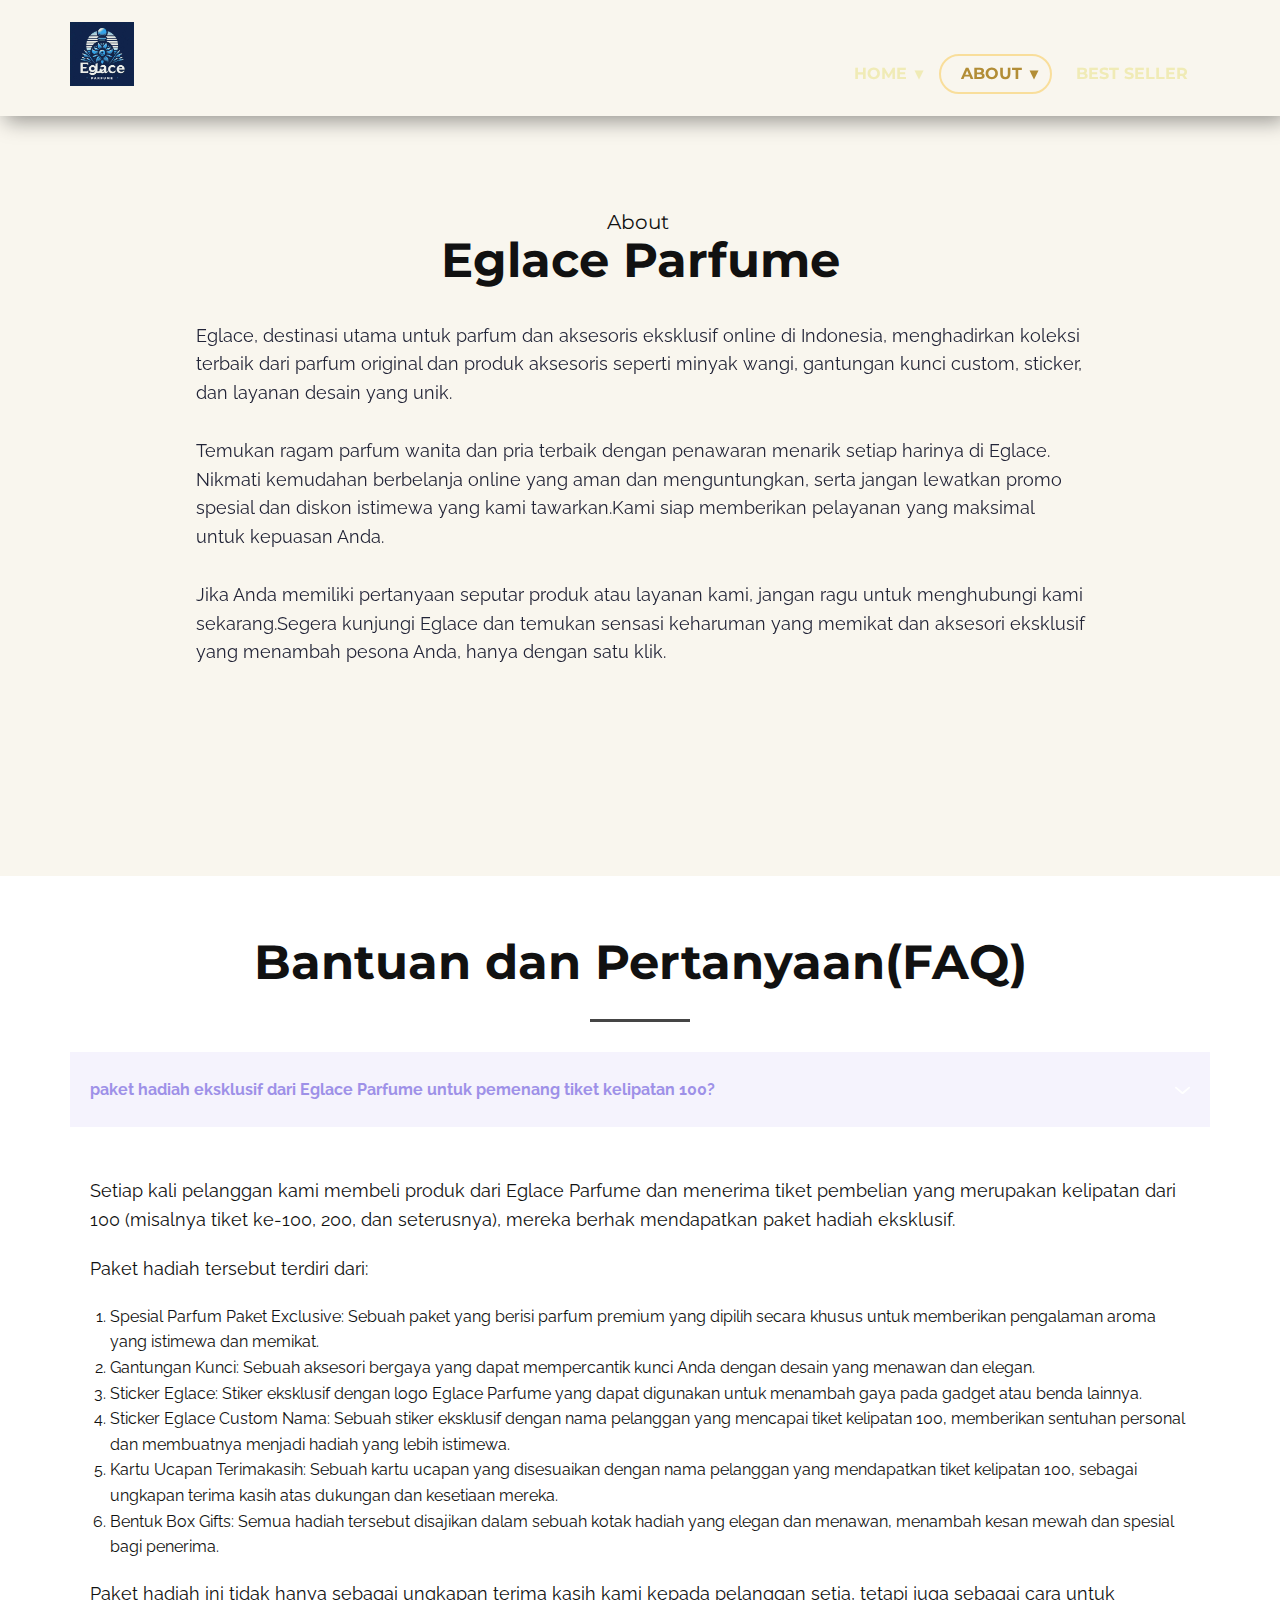
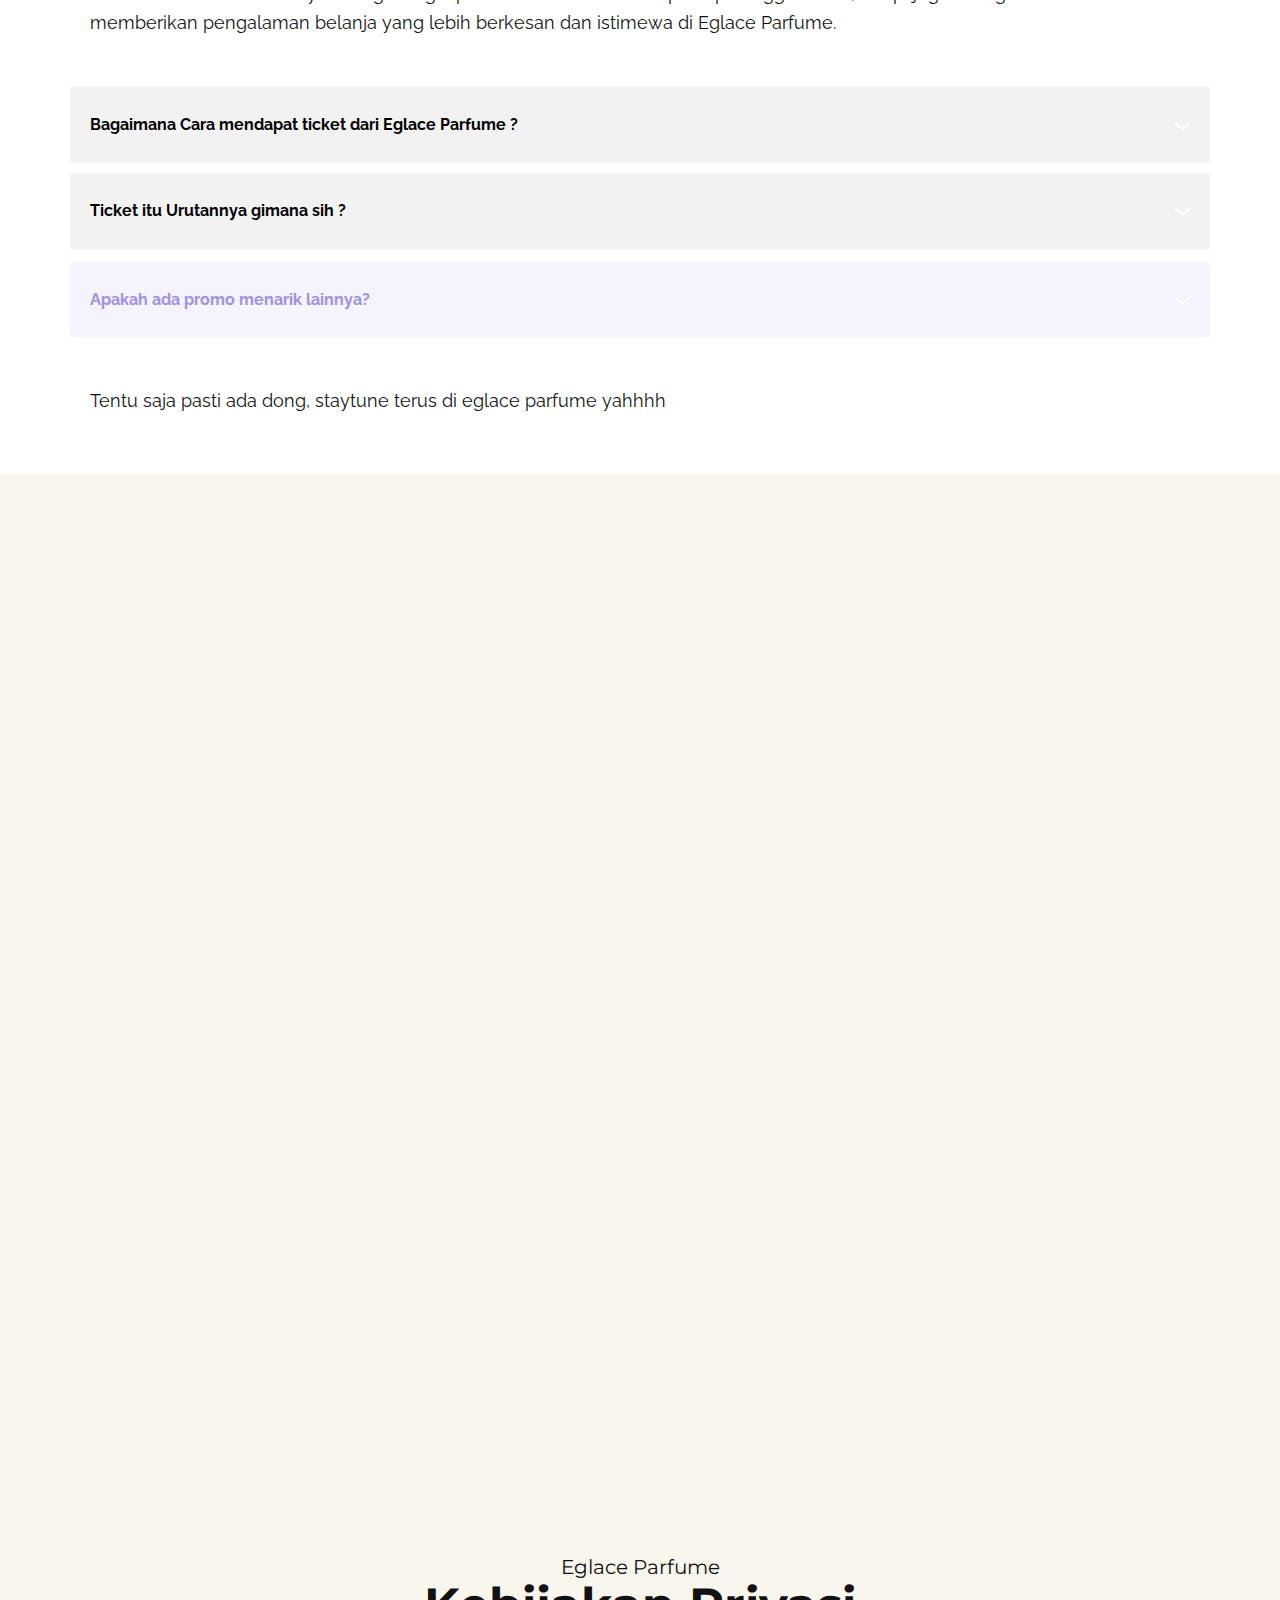
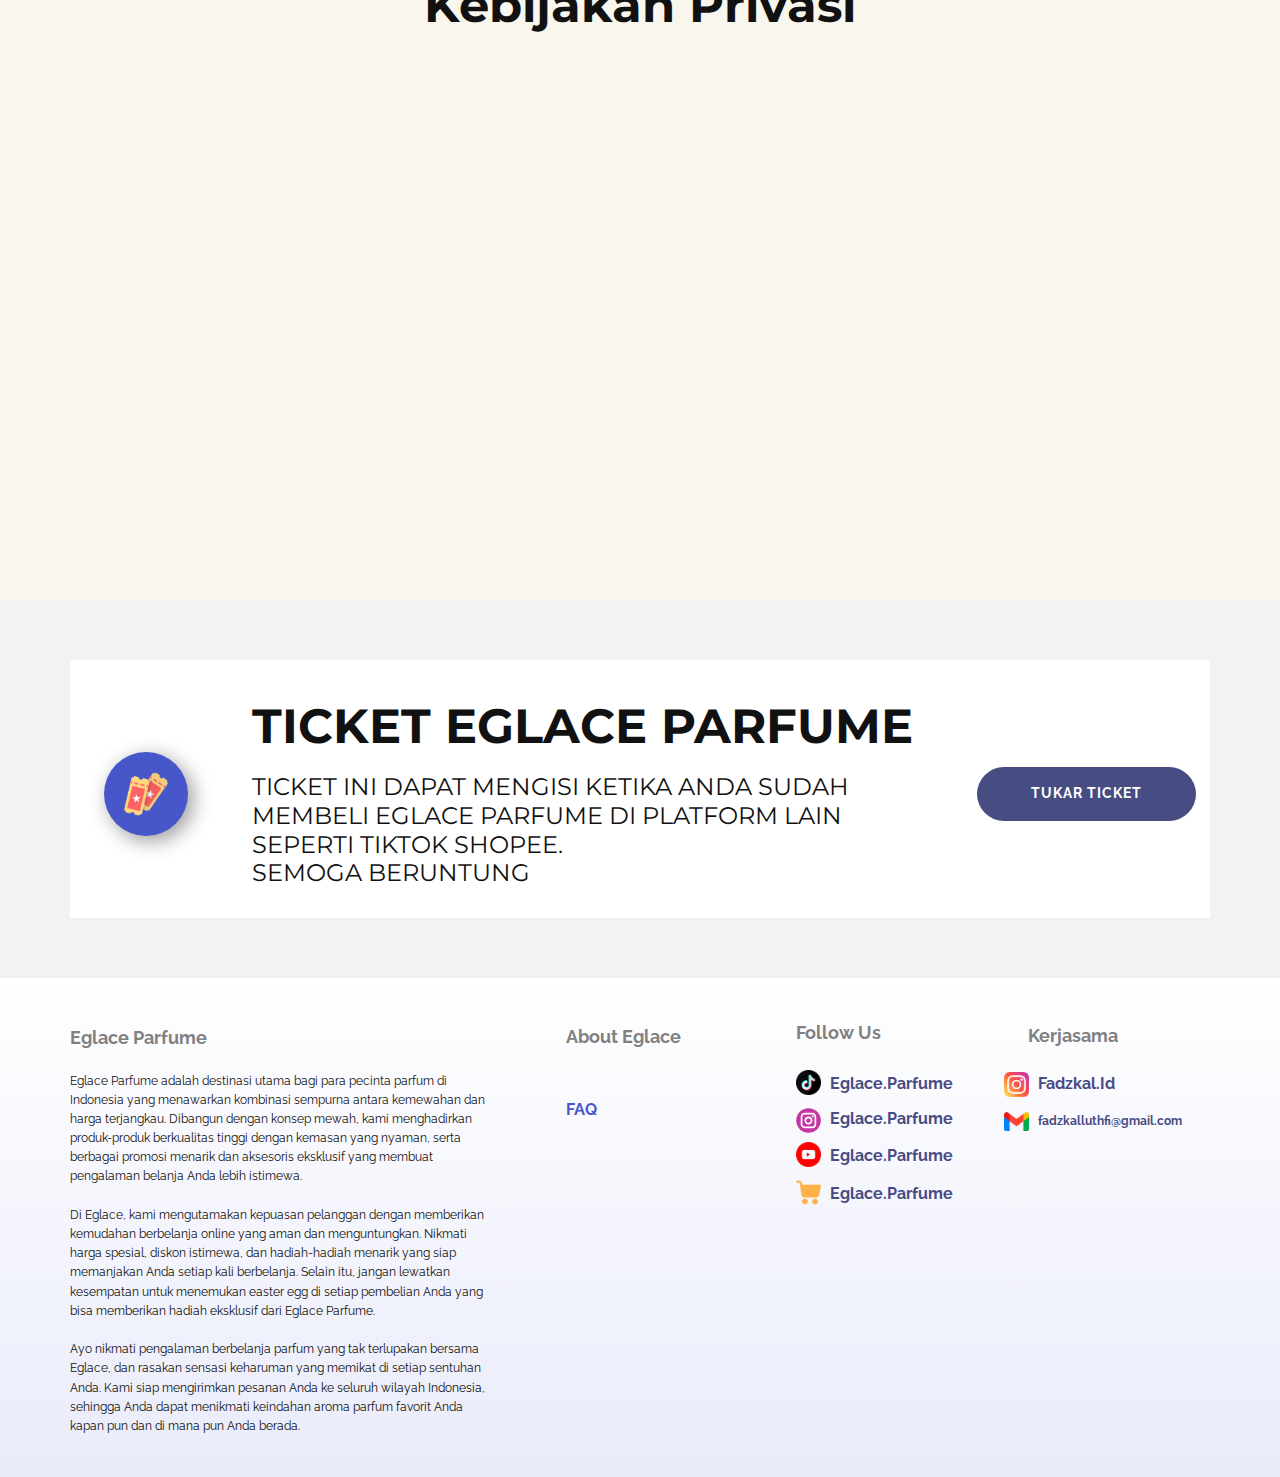
<file: About.html>
<!DOCTYPE html>
<html style="font-size: 16px;" lang="en-ID"><head>
    <meta name="viewport" content="width=device-width, initial-scale=1.0">
    <meta charset="utf-8">
    <meta name="keywords" content="Eglace Parfume​">
    <meta name="description" content="">
    <link rel="shortcut icon" type="image/x-icon" href="images/WhatsAppImage2024-02-16at20.37.50_ec97a41d.jpg" >
    <title>About</title>
    <link rel="stylesheet" href="nicepage.css" media="screen">
<link rel="stylesheet" href="About.css" media="screen">
    <script class="u-script" type="text/javascript" src="jquery.js" defer=""></script>
    <script class="u-script" type="text/javascript" src="nicepage.js" defer=""></script>
    <meta name="generator" content="Nicepage 6.7.6, nicepage.com">
    <link id="u-theme-google-font" rel="stylesheet" href="https://fonts.googleapis.com/css?family=Montserrat:100,100i,200,200i,300,300i,400,400i,500,500i,600,600i,700,700i,800,800i,900,900i|Raleway:100,100i,200,200i,300,300i,400,400i,500,500i,600,600i,700,700i,800,800i,900,900i">
    <link id="u-page-google-font" rel="stylesheet" href="https://fonts.googleapis.com/css?family=Montserrat:100,100i,200,200i,300,300i,400,400i,500,500i,600,600i,700,700i,800,800i,900,900i">
    
    
    
    
    
    
    
    <script type="application/ld+json">{
		"@context": "http://schema.org",
		"@type": "Organization",
		"name": "EglaceParfume",
		"logo": "images/WhatsAppImage2024-02-16at20.37.50_ec97a41d.jpg",
		"sameAs": [
				"https://www.instagram.com/eglace.parfume/",
				"https://www.instagram.com/eglace.parfume/",
				"https://www.instagram.com/eglace.parfume/",
				"https://www.instagram.com/eglace.parfume/",
				"https://www.instagram.com/eglace.parfume/",
				"https://www.instagram.com/eglace.parfume/"
		]
}</script>
    <meta name="theme-color" content="#4756c9">
    <meta property="og:title" content="About">
    <meta property="og:description" content="">
    <meta property="og:type" content="website">
  <meta data-intl-tel-input-cdn-path="intlTelInput/"></head>
  <body data-path-to-root="./" data-include-products="false" class="u-body u-xl-mode" data-lang="en"><header class="u-box-shadow u-clearfix u-header u-sticky u-sticky-85d0 u-header" id="sec-03c7"><div class="u-clearfix u-sheet u-valign-middle u-sheet-1">
        <a href="https://www.instagram.com/eglace.parfume/" class="u-image u-logo u-image-1" data-image-width="4078" data-image-height="4062" title="Eglace Parfume">
          <img src="images/WhatsAppImage2024-02-16at20.37.50_ec97a41d.jpg" class="u-logo-image u-logo-image-1">
        </a>
        <nav class="u-dropdown-icon u-menu u-menu-dropdown u-menu-open-right u-offcanvas u-menu-1">
          <div class="menu-collapse" style="font-size: 1rem; letter-spacing: 0px; font-weight: 700; text-transform: uppercase;">
            <a class="u-button-style u-custom-active-border-color u-custom-border u-custom-border-color u-custom-border-radius u-custom-borders u-custom-hover-border-color u-custom-left-right-menu-spacing u-custom-padding-bottom u-custom-text-active-color u-custom-text-color u-custom-text-hover-color u-custom-text-shadow u-custom-top-bottom-menu-spacing u-nav-link u-text-active-palette-1-base u-text-hover-palette-2-base" href="#">
              <svg class="u-svg-link" viewBox="0 0 24 24"><use xmlns:xlink="http://www.w3.org/1999/xlink" xlink:href="#menu-hamburger"></use></svg>
              <svg class="u-svg-content" version="1.1" id="menu-hamburger" viewBox="0 0 16 16" x="0px" y="0px" xmlns:xlink="http://www.w3.org/1999/xlink" xmlns="http://www.w3.org/2000/svg"><g><rect y="1" width="16" height="2"></rect><rect y="7" width="16" height="2"></rect><rect y="13" width="16" height="2"></rect>
</g></svg>
            </a>
          </div>
          <div class="u-custom-menu u-nav-container">
            <ul class="u-custom-font u-heading-font u-nav u-spacing-2 u-unstyled u-nav-1"><li class="u-nav-item"><a class="u-border-2 u-border-active-palette-3-light-2 u-border-hover-white u-button-style u-nav-link u-radius u-text-active-palette-3-dark-1 u-text-custom-color-2 u-text-hover-palette-3-light-2" href="Eglace_Parfume.html" style="--radius:50px; padding: 10px 20px;">Home</a><div class="u-nav-popup"><ul class="u-h-spacing-20 u-nav u-unstyled u-v-spacing-10 u-nav-2"><li class="u-nav-item"><a class="u-button-style u-custom-color-4 u-hover-custom-color-2 u-nav-link u-text-active-custom-color-2 u-text-hover-palette-1-light-1" href="Eglace_Parfume.html#fragnance1">Fragnance 1</a>
</li><li class="u-nav-item"><a class="u-button-style u-custom-color-4 u-hover-custom-color-2 u-nav-link u-text-active-custom-color-2 u-text-hover-palette-1-light-1" href="Eglace_Parfume.html#fragnance2">Fragnance 2</a>
</li><li class="u-nav-item"><a class="u-button-style u-custom-color-4 u-hover-custom-color-2 u-nav-link u-text-active-custom-color-2 u-text-hover-palette-1-light-1" href="Eglace_Parfume.html#fragnance3">Fragnance 3</a>
</li><li class="u-nav-item"><a class="u-button-style u-custom-color-4 u-hover-custom-color-2 u-nav-link u-text-active-custom-color-2 u-text-hover-palette-1-light-1" href="Eglace_Parfume.html#spesialeglace">Spesial Eglace</a>
</li><li class="u-nav-item"><a class="u-button-style u-custom-color-4 u-hover-custom-color-2 u-nav-link u-text-active-custom-color-2 u-text-hover-palette-1-light-1" href="Eglace_Parfume.html#contact">Contact</a>
</li></ul>
</div>
</li><li class="u-nav-item"><a class="u-border-2 u-border-active-palette-3-light-2 u-border-hover-white u-button-style u-nav-link u-radius u-text-active-palette-3-dark-1 u-text-custom-color-2 u-text-hover-palette-3-light-2" href="About.html" style="--radius:50px; padding: 10px 20px;">About</a><div class="u-nav-popup"><ul class="u-h-spacing-20 u-nav u-unstyled u-v-spacing-10 u-nav-3"><li class="u-nav-item"><a class="u-button-style u-custom-color-4 u-hover-custom-color-2 u-nav-link u-text-active-custom-color-2 u-text-hover-palette-1-light-1" href="About.html#about">Eglace</a>
</li><li class="u-nav-item"><a class="u-button-style u-custom-color-4 u-hover-custom-color-2 u-nav-link u-text-active-custom-color-2 u-text-hover-palette-1-light-1" href="About.html#faq">FAQ</a>
</li><li class="u-nav-item"><a class="u-button-style u-custom-color-4 u-hover-custom-color-2 u-nav-link u-text-active-custom-color-2 u-text-hover-palette-1-light-1" href="About.html#eglace_production">Eglace Production</a>
</li><li class="u-nav-item"><a class="u-button-style u-custom-color-4 u-hover-custom-color-2 u-nav-link u-text-active-custom-color-2 u-text-hover-palette-1-light-1" href="About.html#kebijakan_privasi">Kebijakan Privasi</a>
</li><li class="u-nav-item"><a class="u-button-style u-custom-color-4 u-hover-custom-color-2 u-nav-link u-text-active-custom-color-2 u-text-hover-palette-1-light-1" href="About.html#carousel_0bff">TUKAR TICKET EGLACE</a>
</li></ul>
</div>
</li><li class="u-nav-item"><a class="u-border-2 u-border-active-palette-3-light-2 u-border-hover-white u-button-style u-nav-link u-radius u-text-active-palette-3-dark-1 u-text-custom-color-2 u-text-hover-palette-3-light-2" href="Best-Seller.html" style="--radius:50px; padding: 10px 20px;">Best Seller</a>
</li></ul>
          </div>
          <div class="u-custom-menu u-nav-container-collapse">
            <div class="u-container-style u-custom-color-1 u-inner-container-layout u-opacity u-opacity-85 u-sidenav">
              <div class="u-inner-container-layout u-sidenav-overflow">
                <div class="u-menu-close"></div>
                <ul class="u-align-center u-custom-font u-nav u-popupmenu-items u-spacing-9 u-text-active-custom-color-2 u-text-font u-text-hover-palette-1-light-1 u-unstyled u-nav-4"><li class="u-nav-item"><a class="u-button-style u-nav-link" href="Eglace_Parfume.html">Home</a><div class="u-nav-popup"><ul class="u-h-spacing-20 u-nav u-unstyled u-v-spacing-10 u-nav-5"><li class="u-nav-item"><a class="u-button-style u-nav-link" href="Eglace_Parfume.html#fragnance1">Fragnance 1</a>
</li><li class="u-nav-item"><a class="u-button-style u-nav-link" href="Eglace_Parfume.html#fragnance2">Fragnance 2</a>
</li><li class="u-nav-item"><a class="u-button-style u-nav-link" href="Eglace_Parfume.html#fragnance3">Fragnance 3</a>
</li><li class="u-nav-item"><a class="u-button-style u-nav-link" href="Eglace_Parfume.html#spesialeglace">Spesial Eglace</a>
</li><li class="u-nav-item"><a class="u-button-style u-nav-link" href="Eglace_Parfume.html#contact">Contact</a>
</li></ul>
</div>
</li><li class="u-nav-item"><a class="u-button-style u-nav-link" href="About.html">About</a><div class="u-nav-popup"><ul class="u-h-spacing-20 u-nav u-unstyled u-v-spacing-10 u-nav-6"><li class="u-nav-item"><a class="u-button-style u-nav-link" href="About.html#about">Eglace</a>
</li><li class="u-nav-item"><a class="u-button-style u-nav-link" href="About.html#faq">FAQ</a>
</li><li class="u-nav-item"><a class="u-button-style u-nav-link" href="About.html#eglace_production">Eglace Production</a>
</li><li class="u-nav-item"><a class="u-button-style u-nav-link" href="About.html#kebijakan_privasi">Kebijakan Privasi</a>
</li><li class="u-nav-item"><a class="u-button-style u-nav-link" href="About.html#carousel_0bff">TUKAR TICKET EGLACE</a>
</li></ul>
</div>
</li><li class="u-nav-item"><a class="u-button-style u-nav-link" href="Best-Seller.html">Best Seller</a>
</li></ul>
              </div>
            </div>
            <div class="u-grey-5 u-menu-overlay u-opacity u-opacity-50"></div>
          </div>
        </nav>
      </div><style class="u-sticky-style" data-style-id="85d0">.u-sticky-fixed.u-sticky-85d0, .u-body.u-sticky-fixed .u-sticky-85d0 {
box-shadow: 5px 5px 20px 0 rgba(0,0,0,0.4) !important
}</style></header>
    <section class="u-clearfix u-section-1" id="about">
      <div class="u-clearfix u-sheet u-valign-middle u-sheet-1">
        <h5 class="u-align-center u-text u-text-default u-text-1">About&nbsp;</h5>
        <h2 class="u-align-center u-hover-feature u-text u-text-default u-text-2">Eglace Parfume </h2>
        <p class="u-align-left u-text u-text-custom-color-1 u-text-3" data-animation-name="fadeIn" data-animation-duration="1000" data-animation-delay="0">Eglace, destinasi utama untuk parfum dan aksesoris eksklusif online di Indonesia, menghadirkan koleksi terbaik dari parfum original dan produk aksesoris seperti minyak wangi, gantungan kunci custom, sticker, dan layanan desain yang unik.<br>
          <br>Temukan ragam parfum wanita dan pria terbaik dengan penawaran menarik setiap harinya di Eglace. Nikmati kemudahan berbelanja online yang aman dan menguntungkan, serta jangan lewatkan promo spesial dan diskon istimewa yang kami tawarkan.Kami siap memberikan pelayanan yang maksimal untuk kepuasan Anda.&nbsp;<br>
          <br>Jika Anda memiliki pertanyaan seputar produk atau layanan kami, jangan ragu untuk menghubungi kami sekarang.Segera kunjungi Eglace dan temukan sensasi keharuman yang memikat dan aksesori eksklusif yang menambah pesona Anda, hanya dengan satu klik.<br>
          <br>
          <br>
          <br>
          <br>
        </p>
      </div>
      
    </section>
    <section class="u-align-center u-clearfix u-white u-section-2" id="faq">
      <div class="u-clearfix u-sheet u-sheet-1">
        <h2 class="u-hover-feature u-text u-text-default u-text-1">Bantuan dan Pertanyaan(FAQ) </h2>
        <div class="u-border-3 u-border-grey-dark-1 u-line u-line-horizontal u-line-1"></div>
        <div class="u-accordion u-faq u-spacing-10 u-accordion-1">
          <div class="u-accordion-item">
            <a class="active u-accordion-link u-active-palette-2-light-3 u-button-style u-grey-5 u-hover-custom-color-2 u-text-active-palette-2-base u-text-black u-text-hover-palette-2-base u-accordion-link-1" id="link-accordion-ae6a" aria-controls="accordion-ae6a" aria-selected="true">
              <span class="u-accordion-link-text">paket hadiah eksklusif dari Eglace Parfume untuk pemenang tiket kelipatan 100? </span><span class="u-accordion-link-icon u-hover-custom-color-2 u-icon u-icon-circle u-text-palette-1-base u-icon-1"><svg class="u-svg-link" preserveAspectRatio="xMidYMin slice" viewBox="0 0 16 16" style=""><use xmlns:xlink="http://www.w3.org/1999/xlink" xlink:href="#svg-a823"></use></svg><svg class="u-svg-content" viewBox="0 0 16 16" x="0px" y="0px" id="svg-a823" style=""><path d="M8,10.7L1.6,5.3c-0.4-0.4-1-0.4-1.3,0c-0.4,0.4-0.4,0.9,0,1.3l7.2,6.1c0.1,0.1,0.4,0.2,0.6,0.2s0.4-0.1,0.6-0.2l7.1-6
	c0.4-0.4,0.4-0.9,0-1.3c-0.4-0.4-1-0.4-1.3,0L8,10.7z"></path></svg></span>
            </a>
            <div class="u-accordion-active u-accordion-pane u-container-style u-accordion-pane-1" id="accordion-ae6a" aria-labelledby="link-accordion-ae6a">
              <div class="u-container-layout u-container-layout-1">
                <div class="fr-view u-clearfix u-rich-text u-text">
                  <p id="isPasted">Setiap kali pelanggan kami membeli produk dari Eglace Parfume dan menerima tiket pembelian yang merupakan kelipatan dari 100 (misalnya tiket ke-100, 200, dan seterusnya), mereka berhak mendapatkan paket hadiah eksklusif.</p>
                  <p>Paket hadiah tersebut terdiri dari:</p>
                  <ol style="border: 0px solid rgb(227, 227, 227); box-sizing: border-box; ">
                    <li style="border: 0px solid rgb(227, 227, 227); box-sizing: border-box; ">Spesial Parfum Paket Exclusive: Sebuah paket yang berisi parfum premium yang dipilih secara khusus untuk memberikan pengalaman aroma yang istimewa dan memikat.</li>
                    <li style="border: 0px solid rgb(227, 227, 227); box-sizing: border-box; ">Gantungan Kunci: Sebuah aksesori bergaya yang dapat mempercantik kunci Anda dengan desain yang menawan dan elegan.</li>
                    <li style="border: 0px solid rgb(227, 227, 227); box-sizing: border-box; ">Sticker Eglace: Stiker eksklusif dengan logo Eglace Parfume yang dapat digunakan untuk menambah gaya pada gadget atau benda lainnya.</li>
                    <li style="border: 0px solid rgb(227, 227, 227); box-sizing: border-box; ">Sticker Eglace Custom Nama: Sebuah stiker eksklusif dengan nama pelanggan yang mencapai tiket kelipatan 100, memberikan sentuhan personal dan membuatnya menjadi hadiah yang lebih istimewa.</li>
                    <li style="border: 0px solid rgb(227, 227, 227); box-sizing: border-box; ">Kartu Ucapan Terimakasih: Sebuah kartu ucapan yang disesuaikan dengan nama pelanggan yang mendapatkan tiket kelipatan 100, sebagai ungkapan terima kasih atas dukungan dan kesetiaan mereka.</li>
                    <li style="border: 0px solid rgb(227, 227, 227); box-sizing: border-box; ">Bentuk Box Gifts: Semua hadiah tersebut disajikan dalam sebuah kotak hadiah yang elegan dan menawan, menambah kesan mewah dan spesial bagi penerima.</li>
                  </ol>
                  <p>Paket hadiah ini tidak hanya sebagai ungkapan terima kasih kami kepada pelanggan setia, tetapi juga sebagai cara untuk memberikan pengalaman belanja yang lebih berkesan dan istimewa di Eglace Parfume.</p>
                </div>
              </div>
            </div>
          </div>
          <div class="u-accordion-item">
            <a class="u-accordion-link u-active-palette-2-light-3 u-button-style u-grey-5 u-hover-custom-color-2 u-text-active-palette-2-base u-text-black u-text-hover-palette-2-base u-accordion-link-2" id="link-accordion-8339" aria-controls="accordion-8339" aria-selected="false">
              <span class="u-accordion-link-text">Bagaimana Cara mendapat ticket dari Eglace Parfume ? </span><span class="u-accordion-link-icon u-hover-custom-color-2 u-icon u-icon-circle u-text-palette-1-base u-icon-2"><svg class="u-svg-link" preserveAspectRatio="xMidYMin slice" viewBox="0 0 16 16" style=""><use xmlns:xlink="http://www.w3.org/1999/xlink" xlink:href="#svg-7d7e"></use></svg><svg class="u-svg-content" viewBox="0 0 16 16" x="0px" y="0px" id="svg-7d7e" style=""><path d="M8,10.7L1.6,5.3c-0.4-0.4-1-0.4-1.3,0c-0.4,0.4-0.4,0.9,0,1.3l7.2,6.1c0.1,0.1,0.4,0.2,0.6,0.2s0.4-0.1,0.6-0.2l7.1-6
	c0.4-0.4,0.4-0.9,0-1.3c-0.4-0.4-1-0.4-1.3,0L8,10.7z"></path></svg></span>
            </a>
            <div class="u-accordion-pane u-container-style u-accordion-pane-2" id="accordion-8339" aria-labelledby="link-accordion-8339">
              <div class="u-container-layout u-container-layout-2">
                <div class="fr-view u-clearfix u-rich-text u-text">
                  <p>caranya itu mengisi form yang ada di website kita setelah mengorder dari platform lain, seperti shoope, tiktok dan lain lain, dan kemudian di form tersebut bisa memberikan bukti pembelian dengan cara screenshoot, kemudian bisa di isi sesuai yang ada di form websiite ini. dan ticket tersebut diberikan secara random, jadi setelah anda mengisi form, setelah beberapa hari muncul notifikasi pembeli mendapatkan ticket ke berapa. Bagi yang mendapatkan ticket kelipatan 100 selamat anda mendakatkan hadiah dari Eglace Parfune</p>
                </div>
              </div>
            </div>
          </div>
          <div class="u-accordion-item">
            <a class="u-accordion-link u-active-palette-2-light-3 u-button-style u-grey-5 u-hover-custom-color-2 u-text-active-palette-2-base u-text-black u-text-hover-palette-2-base u-accordion-link-3" id="link-accordion-1c17" aria-controls="accordion-1c17" aria-selected="false">
              <span class="u-accordion-link-text">Ticket itu Urutannya gimana sih ? </span><span class="u-accordion-link-icon u-hover-custom-color-2 u-icon u-icon-circle u-text-palette-1-base u-icon-3"><svg class="u-svg-link" preserveAspectRatio="xMidYMin slice" viewBox="0 0 16 16" style=""><use xmlns:xlink="http://www.w3.org/1999/xlink" xlink:href="#svg-d58c"></use></svg><svg class="u-svg-content" viewBox="0 0 16 16" x="0px" y="0px" id="svg-d58c" style=""><path d="M8,10.7L1.6,5.3c-0.4-0.4-1-0.4-1.3,0c-0.4,0.4-0.4,0.9,0,1.3l7.2,6.1c0.1,0.1,0.4,0.2,0.6,0.2s0.4-0.1,0.6-0.2l7.1-6
	c0.4-0.4,0.4-0.9,0-1.3c-0.4-0.4-1-0.4-1.3,0L8,10.7z"></path></svg></span>
            </a>
            <div class="u-accordion-pane u-container-style u-accordion-pane-3" id="accordion-1c17" aria-labelledby="link-accordion-1c17">
              <div class="u-container-layout u-container-layout-3">
                <div class="fr-view u-clearfix u-rich-text u-text">
                  <p id="isPasted">Tiket hadiah di Eglace Parfume diberikan sesuai dengan urutan jumlah pembelian yang dilakukan oleh pelanggan. Semakin banyak pembelian yang Anda lakukan, semakin tinggi juga peluang Anda untuk mendapatkan tiket hadiah. Setiap kali Anda melakukan pembelian, Anda secara otomatis masuk ke dalam undian untuk mendapatkan tiket, namun anda harus ke website eglace untuk mendapatkan ticket setiap pembelian</p>
                  <p>Berikut adalah langkah-langkahnya:</p>
                  <ol style="border: 0px solid rgb(227, 227, 227); box-sizing: border-box; ">
                    <li style="border: 0px solid rgb(227, 227, 227); box-sizing: border-box; ">
                      <p>Pembelian Produk: Lakukan pembelian produk Eglace Parfume melalui platform seperti Shopee, Tokopedia, TikTok, atau platform lainnya.</p>
                    </li>
                    <li style="border: 0px solid rgb(227, 227, 227); box-sizing: border-box; ">
                      <p>Setelah pembelian Anda, Anda harus mengisi form yang ada di website Eglace parfume dan Anda akan secara otomatis masuk ke dalam undian untuk mendapatkan tiket hadiah. Tiket diberikan berdasarkan urutan jumlah pembelian Anda. Semakin banyak pembelian yang Anda lakukan, semakin tinggi peluang Anda untuk mendapatkan tiket.</p>
                    </li>
                    <li style="border: 0px solid rgb(227, 227, 227); box-sizing: border-box; ">
                      <p>Notifikasi Tiket: Setelah beberapa waktu, Anda akan menerima notifikasi untuk mengetahui apakah Anda mendapatkan tiket hadiah atau tidak. Notifikasi ini akan memberi tahu Anda nomor tiket yang Anda peroleh.</p>
                    </li>
                    <li style="border: 0px solid rgb(227, 227, 227); box-sizing: border-box; ">
                      <p>Klaim Hadiah: Jika Anda beruntung dan mendapatkan tiket kelipatan 100, Anda akan mendapatkan kesempatan untuk mengklaim hadiah spesial dari Eglace Parfume.</p>
                    </li>
                  </ol>
                  <p>Dengan demikian, semakin banyak pembelian yang Anda lakukan, semakin besar pula peluang Anda untuk mendapatkan tiket hadiah yang akan mendekati Anda pada hadiah eksklusif dari Eglace Parfume. Semoga Anda beruntung!</p>
                </div>
              </div>
            </div>
          </div>
        </div>
        <div class="u-accordion u-expanded-width u-faq u-spacing-10 u-accordion-2">
          <div class="u-accordion-item">
            <a class="active u-accordion-link u-active-palette-2-light-3 u-button-style u-grey-5 u-hover-custom-color-2 u-text-active-palette-2-base u-text-black u-text-hover-palette-2-base u-accordion-link-4" id="link-accordion-ae6a" aria-controls="accordion-ae6a" aria-selected="true">
              <span class="u-accordion-link-text">Apakah ada promo menarik lainnya? </span><span class="u-accordion-link-icon u-hover-custom-color-2 u-icon u-icon-circle u-text-palette-1-base u-icon-4"><svg class="u-svg-link" preserveAspectRatio="xMidYMin slice" viewBox="0 0 16 16" style=""><use xmlns:xlink="http://www.w3.org/1999/xlink" xlink:href="#svg-d186"></use></svg><svg class="u-svg-content" viewBox="0 0 16 16" x="0px" y="0px" id="svg-d186" style=""><path d="M8,10.7L1.6,5.3c-0.4-0.4-1-0.4-1.3,0c-0.4,0.4-0.4,0.9,0,1.3l7.2,6.1c0.1,0.1,0.4,0.2,0.6,0.2s0.4-0.1,0.6-0.2l7.1-6
	c0.4-0.4,0.4-0.9,0-1.3c-0.4-0.4-1-0.4-1.3,0L8,10.7z"></path></svg></span>
            </a>
            <div class="u-accordion-active u-accordion-pane u-container-style u-accordion-pane-4" id="accordion-ae6a" aria-labelledby="link-accordion-ae6a">
              <div class="u-container-layout u-container-layout-4">
                <div class="fr-view u-clearfix u-rich-text u-text">
                  <p>Tentu saja pasti ada dong, staytune terus di eglace parfume yahhhh&nbsp;</p>
                </div>
              </div>
            </div>
          </div>
        </div>
      </div>
      
    </section>
    <section class="u-clearfix u-section-3" id="eglace_production">
      <div class="u-clearfix u-sheet u-valign-middle-lg u-valign-middle-sm u-valign-middle-xl u-valign-middle-xs u-sheet-1">
        <div class="u-container-style u-expanded-width u-gradient u-group u-radius-50 u-shape-round u-group-1" data-animation-name="customAnimationIn" data-animation-duration="2000">
          <div class="u-container-layout u-container-layout-1">
            <h1 class="u-align-center u-text u-text-white u-text-1">Eglace Production </h1>
            <p class="u-align-center u-text u-text-default u-text-white u-text-2">Bismillah Semoga ada rejekinya hehe </p>
            <h1 class="u-align-center u-text u-text-white u-text-3">COMING SOON </h1>
            <img class="u-hover-feature u-image u-image-contain u-image-default u-preserve-proportions u-image-1" src="images/MaskotEglace3.png" alt="" data-image-width="4096" data-image-height="4096">
            <p class="u-align-center u-text u-text-default u-text-white u-text-4">Support Dana :&nbsp;</p>
            <h1 class="u-align-center u-text u-text-white u-text-5">089663431927 </h1>
          </div>
        </div>
      </div>
      
    </section>
    <section class="u-clearfix u-section-4" id="kebijakan_privasi">
      <div class="u-clearfix u-sheet u-valign-middle u-sheet-1">
        <h5 class="u-align-center u-text u-text-default u-text-1">Eglace Parfume </h5>
        <h2 class="u-align-center u-hover-feature u-text u-text-default u-text-2">Kebijakan Privasi </h2>
        <p class="u-align-left u-text u-text-custom-color-1 u-text-3" data-animation-name="fadeIn" data-animation-duration="1000" data-animation-delay="0">Privasi Anda adalah prioritas utama bagi Eglace Parfume. Kami berkomitmen untuk menjaga kerahasiaan informasi pribadi Anda dengan sungguh-sungguh. Kami sangat menghargai kepercayaan yang Anda berikan kepada kami, dan kami tidak akan menggunakan informasi pribadi Anda dengan cara yang tidak sesuai dengan kebijakan privasi kami.<br>
          <br>Mohon untuk tidak mengisi formulir untuk mendapatkan tiket jika Anda tidak nyaman memberikan informasi pribadi Anda. Kami menghormati keputusan Anda untuk menjaga privasi Anda.<br>
          <br>Kami mengundang Anda untuk terus memeriksa kebijakan privasi kami secara berkala untuk memastikan Anda tetap terinformasi tentang bagaimana kami melindungi privasi Anda. Kami berhak untuk merevisi kebijakan privasi kami kapan saja sesuai kebutuhan untuk memberikan layanan yang lebih baik kepada Anda.<br>
          <br>Terima kasih atas kepercayaan Anda kepada Eglace Parfume. Kami selalu berusaha untuk memberikan pengalaman yang aman dan nyaman bagi setiap pelanggan kami.<br>
          <br>
        </p>
      </div>
      
    </section>
    <section class="u-clearfix u-grey-5 u-section-5" id="ticketeglace">
      <div class="u-clearfix u-sheet u-valign-middle u-sheet-1">
        <div class="data-layout-selected u-clearfix u-expanded-width u-layout-wrap u-layout-wrap-1">
          <div class="u-layout">
            <div class="u-layout-row">
              <div class="u-align-center-sm u-align-center-xs u-align-left-md u-container-style u-layout-cell u-size-14-md u-size-14-sm u-size-14-xs u-size-8-lg u-size-8-xl u-white u-layout-cell-1">
                <div class="u-container-layout u-valign-middle u-container-layout-1"><span class="u-file-icon u-hover-feature u-icon u-icon-circle u-palette-1-base u-icon-1"><img src="images/320416.png" alt=""></span>
                </div>
              </div>
              <div class="u-align-center-sm u-align-center-xs u-container-style u-layout-cell u-size-35-lg u-size-39-xl u-size-46-md u-size-46-sm u-size-46-xs u-white u-layout-cell-2">
                <div class="u-container-layout u-valign-middle u-container-layout-2">
                  <h2 class="u-hover-feature u-text u-text-default u-text-1">TICKET EGLACE PARFUME </h2>
                  <h6 class="u-custom-font u-font-montserrat u-text u-text-2">TIcket ini DAPAT MENGISI KETIKA anda SUDAH membeli eglace parfume di PLATFORM LAIN SEPERTI TIKTOK SHOPEE.&nbsp;<br>semoga beruntung
                  </h6>
                </div>
              </div>
              <div class="u-align-center-lg u-align-center-sm u-align-center-xl u-align-center-xs u-align-left-md u-container-style u-layout-cell u-size-13-xl u-size-17-lg u-size-60-md u-size-60-sm u-size-60-xs u-white u-layout-cell-3">
                <div class="u-container-layout u-valign-middle u-container-layout-3">
                  <a href="https://docs.google.com/forms/d/e/1FAIpQLSfZv-3GUn2aK2dNNvpjurSrXwx85n4ZB4PJrbvvMRpQFj4mlg/viewform?usp=sf_link" class="u-btn u-btn-round u-button-style u-custom-color-4 u-hover-custom-color-2 u-radius-50 u-btn-1">TUKAR TICKET</a>
                </div>
              </div>
            </div>
          </div>
        </div>
      </div>
      
      
    </section>
    
    
    
    <footer class="u-align-center-md u-align-center-sm u-align-center-xs u-clearfix u-footer u-gradient u-footer" id="sec-9b79"><div class="u-clearfix u-sheet u-sheet-1">
        <div class="u-clearfix u-group-elements u-group-elements-1">
          <div class="u-clearfix u-expanded-width-lg u-expanded-width-md u-expanded-width-sm u-expanded-width-xs u-group-elements u-group-elements-2" data-animation-out="0">
            <p class="u-align-left u-text u-text-grey-50 u-text-1">Follow Us </p>
            <div class="u-align-left u-social-icons u-spacing-23 u-social-icons-1">
              <a class="u-social-url" title="linkedin" target="_blank" href="https://www.instagram.com/eglace.parfume/"><span class="u-file-icon u-icon u-social-icon u-social-linkedin u-icon-1"><img src="images/4782345.png" alt=""></span>
              </a>
            </div>
            <div class="u-align-left u-social-icons u-spacing-23 u-social-icons-2">
              <a class="u-social-url" title="instagram" target="_blank" href="https://www.instagram.com/eglace.parfume/"><span class="u-icon u-social-icon u-social-instagram u-icon-2"><svg class="u-svg-link" preserveAspectRatio="xMidYMin slice" viewBox="0 0 112 112" style=""><use xmlns:xlink="http://www.w3.org/1999/xlink" xlink:href="#svg-a633"></use></svg><svg class="u-svg-content" viewBox="0 0 112 112" x="0" y="0" id="svg-a633"><circle fill="currentColor" cx="56.1" cy="56.1" r="55"></circle><path fill="#FFFFFF" d="M55.9,38.2c-9.9,0-17.9,8-17.9,17.9C38,66,46,74,55.9,74c9.9,0,17.9-8,17.9-17.9C73.8,46.2,65.8,38.2,55.9,38.2
      z M55.9,66.4c-5.7,0-10.3-4.6-10.3-10.3c-0.1-5.7,4.6-10.3,10.3-10.3c5.7,0,10.3,4.6,10.3,10.3C66.2,61.8,61.6,66.4,55.9,66.4z"></path><path fill="#FFFFFF" d="M74.3,33.5c-2.3,0-4.2,1.9-4.2,4.2s1.9,4.2,4.2,4.2s4.2-1.9,4.2-4.2S76.6,33.5,74.3,33.5z"></path><path fill="#FFFFFF" d="M73.1,21.3H38.6c-9.7,0-17.5,7.9-17.5,17.5v34.5c0,9.7,7.9,17.6,17.5,17.6h34.5c9.7,0,17.5-7.9,17.5-17.5V38.8
      C90.6,29.1,82.7,21.3,73.1,21.3z M83,73.3c0,5.5-4.5,9.9-9.9,9.9H38.6c-5.5,0-9.9-4.5-9.9-9.9V38.8c0-5.5,4.5-9.9,9.9-9.9h34.5
      c5.5,0,9.9,4.5,9.9,9.9V73.3z"></path></svg></span>
              </a>
            </div>
            <div class="u-align-left u-social-icons u-spacing-23 u-social-icons-3">
              <a class="u-social-url" title="linkedin" target="_blank" href="https://www.instagram.com/eglace.parfume/"><span class="u-file-icon u-icon u-social-icon u-social-linkedin u-icon-3"><img src="images/3670147.png" alt=""></span>
              </a>
            </div>
            <div class="u-align-left u-social-icons u-spacing-23 u-social-icons-4">
              <a class="u-social-url" title="linkedin" target="_blank" href="https://www.instagram.com/eglace.parfume/"><span class="u-file-icon u-icon u-social-icon u-social-linkedin u-text-custom-color-5 u-icon-4"><img src="images/709640-fc42ac39.png" alt=""></span>
              </a>
            </div>
          </div>
          <p class="u-align-left u-hover-feature u-text u-text-custom-color-4 u-text-2">Eglace.Parfume </p>
          <p class="u-align-left u-hover-feature u-text u-text-custom-color-4 u-text-3">Eglace.Parfume </p>
          <p class="u-align-left u-hover-feature u-text u-text-custom-color-4 u-text-4">Eglace.Parfume </p>
          <p class="u-align-left u-hover-feature u-text u-text-custom-color-4 u-text-default u-text-5">Eglace.Parfume </p>
        </div>
        <div class="u-clearfix u-group-elements u-group-elements-3">
          <p class="u-align-left u-text u-text-grey-50 u-text-6">Kerjasama </p>
          <p class="u-align-left u-hover-feature u-text u-text-custom-color-4 u-text-7">Fadzkal​.Id</p>
          <div class="u-align-left u-social-icons u-spacing-23 u-social-icons-5">
            <a class="u-social-url" title="linkedin" target="_blank" href="https://www.instagram.com/eglace.parfume/"><span class="u-file-icon u-icon u-social-icon u-social-linkedin u-icon-5"><img src="images/2111463.png" alt=""></span>
            </a>
          </div>
          <div class="u-align-left u-social-icons u-spacing-23 u-social-icons-6">
            <a class="u-social-url" title="instagram" target="_blank" href="https://www.instagram.com/eglace.parfume/"><span class="u-file-icon u-icon u-social-icon u-social-instagram u-icon-6"><img src="images/5968534.png" alt=""></span>
            </a>
          </div>
          <p class="u-align-left u-hover-feature u-text u-text-custom-color-4 u-text-8">fadzkalluthfi@gmail.com</p>
        </div>
        <p class="u-align-left u-text u-text-grey-50 u-text-9">Eglace Parfume<span style="font-weight: 700;"></span>
        </p>
        <div class="u-clearfix u-group-elements u-group-elements-4" href="About.html" data-animation-out="0">
          <p class="u-align-left u-text u-text-grey-50 u-text-10">About Eglace</p>
          <p class="u-align-left u-hover-feature u-text u-text-custom-color-4 u-text-11" data-animation-name="customAnimationIn" data-animation-duration="1000" data-animation-delay="0">
            <a class="u-active-none u-border-none u-btn u-button-link u-button-style u-hover-none u-none u-text-palette-1-base u-btn-1" data-href="About.html" href="About.html#about">Tentang Kami </a>
          </p>
          <p class="u-align-left u-hover-feature u-text u-text-custom-color-4 u-text-12">
            <a class="u-active-none u-border-none u-btn u-button-link u-button-style u-hover-none u-none u-text-palette-1-base u-btn-2" data-href="#" href="About.html#faq">FAQ</a>
          </p>
          <p class="u-align-left u-hover-feature u-text u-text-custom-color-4 u-text-13" data-animation-name="customAnimationIn" data-animation-duration="1000" data-animation-delay="0">
            <a class="u-active-none u-border-none u-btn u-button-link u-button-style u-hover-none u-none u-text-palette-1-base u-btn-3" data-href="#" href="About.html#eglace_production">Eglace Production </a>
          </p>
          <p class="u-align-left u-hover-feature u-text u-text-custom-color-4 u-text-14" data-animation-name="customAnimationIn" data-animation-duration="1000" data-animation-delay="0">
            <a class="u-active-none u-border-none u-btn u-button-link u-button-style u-hover-none u-none u-text-palette-1-base u-btn-4" href="About.html#kebijakan_privasi">Kebijakan Privasi </a>
          </p>
        </div>
        <p class="u-align-left u-text u-text-15">Eglace Parfume adalah destinasi utama bagi para pecinta parfum di Indonesia yang menawarkan kombinasi sempurna antara kemewahan dan harga terjangkau. Dibangun dengan konsep mewah, kami menghadirkan produk-produk berkualitas tinggi dengan kemasan yang nyaman, serta berbagai promosi menarik dan aksesoris eksklusif yang membuat pengalaman belanja Anda lebih istimewa.<br>
          <br>Di Eglace, kami mengutamakan kepuasan pelanggan dengan memberikan kemudahan berbelanja online yang aman dan menguntungkan. Nikmati harga spesial, diskon istimewa, dan hadiah-hadiah menarik yang siap memanjakan Anda setiap kali berbelanja. Selain itu, jangan lewatkan kesempatan untuk menemukan easter egg di setiap pembelian Anda yang bisa memberikan hadiah eksklusif dari Eglace Parfume.<br>
          <br>Ayo nikmati pengalaman berbelanja parfum yang tak terlupakan bersama Eglace, dan rasakan sensasi keharuman yang memikat di setiap sentuhan Anda. Kami siap mengirimkan pesanan Anda ke seluruh wilayah Indonesia, sehingga Anda dapat menikmati keindahan aroma parfum favorit Anda kapan pun dan di mana pun Anda berada. 
        </p>
      </div>
</body></html>
</file>
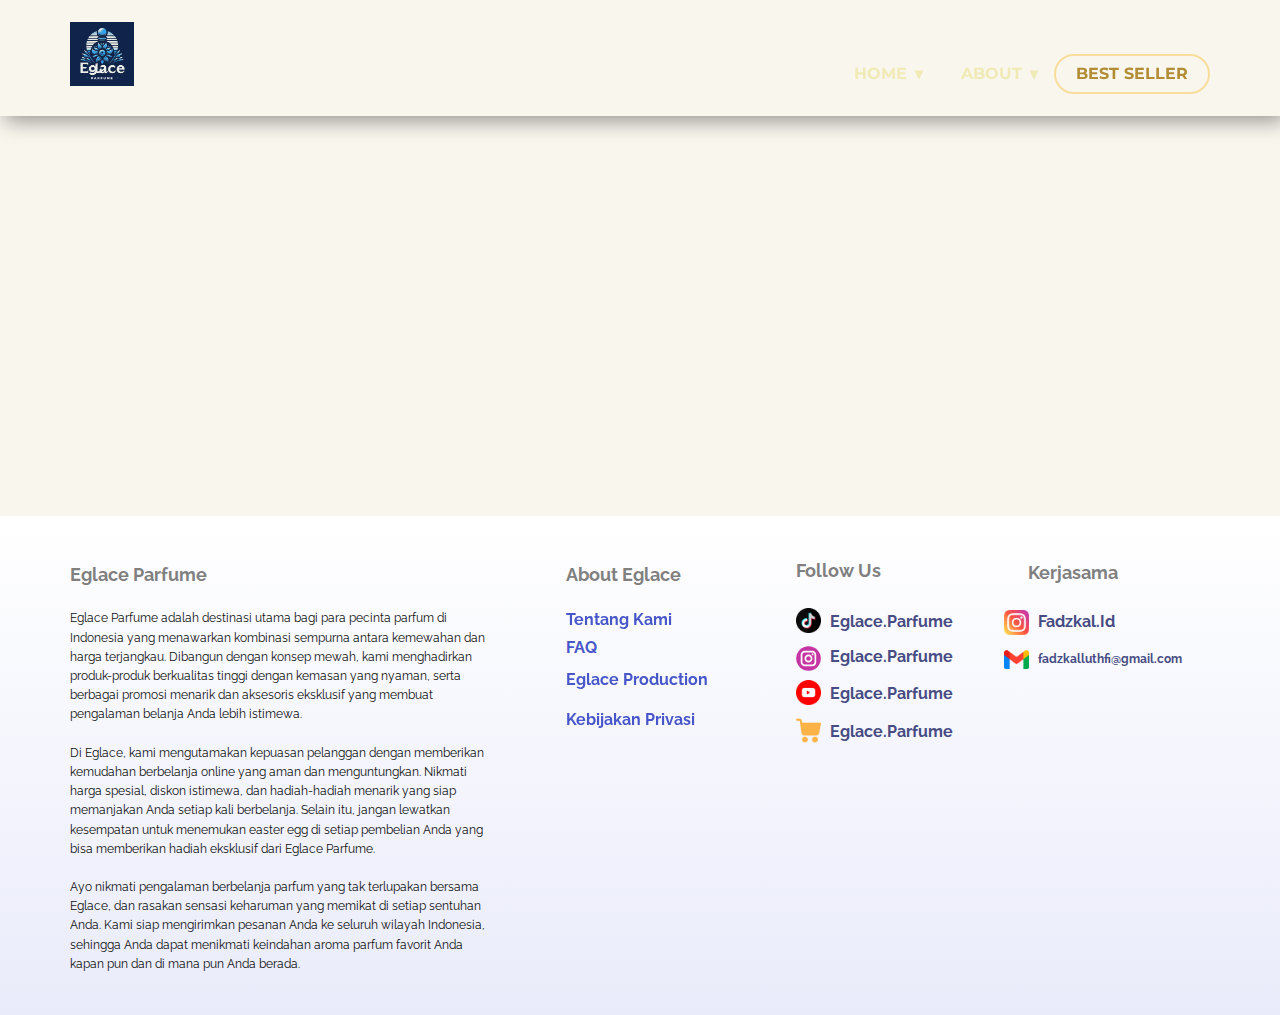
<file: Best-Seller.html>
<!DOCTYPE html>
<html style="font-size: 16px;" lang="en-ID"><head>
    <meta name="viewport" content="width=device-width, initial-scale=1.0">
    <meta charset="utf-8">
    <meta name="keywords" content="">
    <meta name="description" content="">
    <link rel="shortcut icon" type="image/x-icon" href="images/WhatsAppImage2024-02-16at20.37.50_ec97a41d.jpg" >
    <title>Best Seller</title>
    <link rel="stylesheet" href="nicepage.css" media="screen">
<link rel="stylesheet" href="Best-Seller.css" media="screen">
    <script class="u-script" type="text/javascript" src="jquery.js" defer=""></script>
    <script class="u-script" type="text/javascript" src="nicepage.js" defer=""></script>
    <meta name="generator" content="Nicepage 6.7.6, nicepage.com">
    <link id="u-theme-google-font" rel="stylesheet" href="https://fonts.googleapis.com/css?family=Montserrat:100,100i,200,200i,300,300i,400,400i,500,500i,600,600i,700,700i,800,800i,900,900i|Raleway:100,100i,200,200i,300,300i,400,400i,500,500i,600,600i,700,700i,800,800i,900,900i">
    
    
    
    <script type="application/ld+json">{
		"@context": "http://schema.org",
		"@type": "Organization",
		"name": "EglaceParfume",
		"logo": "images/WhatsAppImage2024-02-16at20.37.50_ec97a41d.jpg",
		"sameAs": [
				"https://www.instagram.com/eglace.parfume/",
				"https://www.instagram.com/eglace.parfume/",
				"https://www.instagram.com/eglace.parfume/",
				"https://www.instagram.com/eglace.parfume/",
				"https://www.instagram.com/eglace.parfume/",
				"https://www.instagram.com/eglace.parfume/"
		]
}</script>
    <meta name="theme-color" content="#4756c9">
    <meta property="og:title" content="Best Seller">
    <meta property="og:description" content="">
    <meta property="og:type" content="website">
  <meta data-intl-tel-input-cdn-path="intlTelInput/"></head>
  <body data-path-to-root="./" data-include-products="false" class="u-body u-xl-mode" data-lang="en"><header class="u-box-shadow u-clearfix u-header u-sticky u-sticky-85d0 u-header" id="sec-03c7"><div class="u-clearfix u-sheet u-valign-middle u-sheet-1">
        <a href="https://www.instagram.com/eglace.parfume/" class="u-image u-logo u-image-1" data-image-width="4078" data-image-height="4062" title="Eglace Parfume">
          <img src="images/WhatsAppImage2024-02-16at20.37.50_ec97a41d.jpg" class="u-logo-image u-logo-image-1">
        </a>
        <nav class="u-dropdown-icon u-menu u-menu-dropdown u-menu-open-right u-offcanvas u-menu-1">
          <div class="menu-collapse" style="font-size: 1rem; letter-spacing: 0px; font-weight: 700; text-transform: uppercase;">
            <a class="u-button-style u-custom-active-border-color u-custom-border u-custom-border-color u-custom-border-radius u-custom-borders u-custom-hover-border-color u-custom-left-right-menu-spacing u-custom-padding-bottom u-custom-text-active-color u-custom-text-color u-custom-text-hover-color u-custom-text-shadow u-custom-top-bottom-menu-spacing u-nav-link u-text-active-palette-1-base u-text-hover-palette-2-base" href="#">
              <svg class="u-svg-link" viewBox="0 0 24 24"><use xmlns:xlink="http://www.w3.org/1999/xlink" xlink:href="#menu-hamburger"></use></svg>
              <svg class="u-svg-content" version="1.1" id="menu-hamburger" viewBox="0 0 16 16" x="0px" y="0px" xmlns:xlink="http://www.w3.org/1999/xlink" xmlns="http://www.w3.org/2000/svg"><g><rect y="1" width="16" height="2"></rect><rect y="7" width="16" height="2"></rect><rect y="13" width="16" height="2"></rect>
</g></svg>
            </a>
          </div>
          <div class="u-custom-menu u-nav-container">
            <ul class="u-custom-font u-heading-font u-nav u-spacing-2 u-unstyled u-nav-1"><li class="u-nav-item"><a class="u-border-2 u-border-active-palette-3-light-2 u-border-hover-white u-button-style u-nav-link u-radius u-text-active-palette-3-dark-1 u-text-custom-color-2 u-text-hover-palette-3-light-2" href="Eglace_Parfume.html" style="--radius:50px; padding: 10px 20px;">Home</a><div class="u-nav-popup"><ul class="u-h-spacing-20 u-nav u-unstyled u-v-spacing-10 u-nav-2"><li class="u-nav-item"><a class="u-button-style u-custom-color-4 u-hover-custom-color-2 u-nav-link u-text-active-custom-color-2 u-text-hover-palette-1-light-1" href="Eglace_Parfume.html#fragnance1">Fragnance 1</a>
</li><li class="u-nav-item"><a class="u-button-style u-custom-color-4 u-hover-custom-color-2 u-nav-link u-text-active-custom-color-2 u-text-hover-palette-1-light-1" href="Eglace_Parfume.html#fragnance2">Fragnance 2</a>
</li><li class="u-nav-item"><a class="u-button-style u-custom-color-4 u-hover-custom-color-2 u-nav-link u-text-active-custom-color-2 u-text-hover-palette-1-light-1" href="Eglace_Parfume.html#fragnance3">Fragnance 3</a>
</li><li class="u-nav-item"><a class="u-button-style u-custom-color-4 u-hover-custom-color-2 u-nav-link u-text-active-custom-color-2 u-text-hover-palette-1-light-1" href="Eglace_Parfume.html#spesialeglace">Spesial Eglace</a>
</li><li class="u-nav-item"><a class="u-button-style u-custom-color-4 u-hover-custom-color-2 u-nav-link u-text-active-custom-color-2 u-text-hover-palette-1-light-1" href="Eglace_Parfume.html#contact">Contact</a>
</li></ul>
</div>
</li><li class="u-nav-item"><a class="u-border-2 u-border-active-palette-3-light-2 u-border-hover-white u-button-style u-nav-link u-radius u-text-active-palette-3-dark-1 u-text-custom-color-2 u-text-hover-palette-3-light-2" href="About.html" style="--radius:50px; padding: 10px 20px;">About</a><div class="u-nav-popup"><ul class="u-h-spacing-20 u-nav u-unstyled u-v-spacing-10 u-nav-3"><li class="u-nav-item"><a class="u-button-style u-custom-color-4 u-hover-custom-color-2 u-nav-link u-text-active-custom-color-2 u-text-hover-palette-1-light-1" href="About.html#about">Eglace</a>
</li><li class="u-nav-item"><a class="u-button-style u-custom-color-4 u-hover-custom-color-2 u-nav-link u-text-active-custom-color-2 u-text-hover-palette-1-light-1" href="About.html#faq">FAQ</a>
</li><li class="u-nav-item"><a class="u-button-style u-custom-color-4 u-hover-custom-color-2 u-nav-link u-text-active-custom-color-2 u-text-hover-palette-1-light-1" href="About.html#eglace_production">Eglace Production</a>
</li><li class="u-nav-item"><a class="u-button-style u-custom-color-4 u-hover-custom-color-2 u-nav-link u-text-active-custom-color-2 u-text-hover-palette-1-light-1" href="About.html#kebijakan_privasi">Kebijakan Privasi</a>
</li><li class="u-nav-item"><a class="u-button-style u-custom-color-4 u-hover-custom-color-2 u-nav-link u-text-active-custom-color-2 u-text-hover-palette-1-light-1" href="About.html#carousel_0bff">TUKAR TICKET EGLACE</a>
</li></ul>
</div>
</li><li class="u-nav-item"><a class="u-border-2 u-border-active-palette-3-light-2 u-border-hover-white u-button-style u-nav-link u-radius u-text-active-palette-3-dark-1 u-text-custom-color-2 u-text-hover-palette-3-light-2" href="Best-Seller.html" style="--radius:50px; padding: 10px 20px;">Best Seller</a>
</li></ul>
          </div>
          <div class="u-custom-menu u-nav-container-collapse">
            <div class="u-container-style u-custom-color-1 u-inner-container-layout u-opacity u-opacity-85 u-sidenav">
              <div class="u-inner-container-layout u-sidenav-overflow">
                <div class="u-menu-close"></div>
                <ul class="u-align-center u-custom-font u-nav u-popupmenu-items u-spacing-9 u-text-active-custom-color-2 u-text-font u-text-hover-palette-1-light-1 u-unstyled u-nav-4"><li class="u-nav-item"><a class="u-button-style u-nav-link" href="Eglace_Parfume.html">Home</a><div class="u-nav-popup"><ul class="u-h-spacing-20 u-nav u-unstyled u-v-spacing-10 u-nav-5"><li class="u-nav-item"><a class="u-button-style u-nav-link" href="Eglace_Parfume.html#fragnance1">Fragnance 1</a>
</li><li class="u-nav-item"><a class="u-button-style u-nav-link" href="Eglace_Parfume.html#fragnance2">Fragnance 2</a>
</li><li class="u-nav-item"><a class="u-button-style u-nav-link" href="Eglace_Parfume.html#fragnance3">Fragnance 3</a>
</li><li class="u-nav-item"><a class="u-button-style u-nav-link" href="Eglace_Parfume.html#spesialeglace">Spesial Eglace</a>
</li><li class="u-nav-item"><a class="u-button-style u-nav-link" href="Eglace_Parfume.html#contact">Contact</a>
</li></ul>
</div>
</li><li class="u-nav-item"><a class="u-button-style u-nav-link" href="About.html">About</a><div class="u-nav-popup"><ul class="u-h-spacing-20 u-nav u-unstyled u-v-spacing-10 u-nav-6"><li class="u-nav-item"><a class="u-button-style u-nav-link" href="About.html#about">Eglace</a>
</li><li class="u-nav-item"><a class="u-button-style u-nav-link" href="About.html#faq">FAQ</a>
</li><li class="u-nav-item"><a class="u-button-style u-nav-link" href="About.html#eglace_production">Eglace Production</a>
</li><li class="u-nav-item"><a class="u-button-style u-nav-link" href="About.html#kebijakan_privasi">Kebijakan Privasi</a>
</li><li class="u-nav-item"><a class="u-button-style u-nav-link" href="About.html#carousel_0bff">TUKAR TICKET EGLACE</a>
</li></ul>
</div>
</li><li class="u-nav-item"><a class="u-button-style u-nav-link" href="Best-Seller.html">Best Seller</a>
</li></ul>
              </div>
            </div>
            <div class="u-grey-5 u-menu-overlay u-opacity u-opacity-50"></div>
          </div>
        </nav>
      </div><style class="u-sticky-style" data-style-id="85d0">.u-sticky-fixed.u-sticky-85d0, .u-body.u-sticky-fixed .u-sticky-85d0 {
box-shadow: 5px 5px 20px 0 rgba(0,0,0,0.4) !important
}</style></header>
    <section class="u-clearfix u-section-1" id="sec-ff4c">
      <div class="u-clearfix u-sheet u-sheet-1"></div>
    </section>
    
    
    
    <footer class="u-align-center-md u-align-center-sm u-align-center-xs u-clearfix u-footer u-gradient u-footer" id="sec-9b79"><div class="u-clearfix u-sheet u-sheet-1">
        <div class="u-clearfix u-group-elements u-group-elements-1">
          <div class="u-clearfix u-expanded-width-lg u-expanded-width-md u-expanded-width-sm u-expanded-width-xs u-group-elements u-group-elements-2" data-animation-out="0">
            <p class="u-align-left u-text u-text-grey-50 u-text-1">Follow Us </p>
            <div class="u-align-left u-social-icons u-spacing-23 u-social-icons-1">
              <a class="u-social-url" title="linkedin" target="_blank" href="https://www.instagram.com/eglace.parfume/"><span class="u-file-icon u-icon u-social-icon u-social-linkedin u-icon-1"><img src="images/4782345.png" alt=""></span>
              </a>
            </div>
            <div class="u-align-left u-social-icons u-spacing-23 u-social-icons-2">
              <a class="u-social-url" title="instagram" target="_blank" href="https://www.instagram.com/eglace.parfume/"><span class="u-icon u-social-icon u-social-instagram u-icon-2"><svg class="u-svg-link" preserveAspectRatio="xMidYMin slice" viewBox="0 0 112 112" style=""><use xmlns:xlink="http://www.w3.org/1999/xlink" xlink:href="#svg-a633"></use></svg><svg class="u-svg-content" viewBox="0 0 112 112" x="0" y="0" id="svg-a633"><circle fill="currentColor" cx="56.1" cy="56.1" r="55"></circle><path fill="#FFFFFF" d="M55.9,38.2c-9.9,0-17.9,8-17.9,17.9C38,66,46,74,55.9,74c9.9,0,17.9-8,17.9-17.9C73.8,46.2,65.8,38.2,55.9,38.2
      z M55.9,66.4c-5.7,0-10.3-4.6-10.3-10.3c-0.1-5.7,4.6-10.3,10.3-10.3c5.7,0,10.3,4.6,10.3,10.3C66.2,61.8,61.6,66.4,55.9,66.4z"></path><path fill="#FFFFFF" d="M74.3,33.5c-2.3,0-4.2,1.9-4.2,4.2s1.9,4.2,4.2,4.2s4.2-1.9,4.2-4.2S76.6,33.5,74.3,33.5z"></path><path fill="#FFFFFF" d="M73.1,21.3H38.6c-9.7,0-17.5,7.9-17.5,17.5v34.5c0,9.7,7.9,17.6,17.5,17.6h34.5c9.7,0,17.5-7.9,17.5-17.5V38.8
      C90.6,29.1,82.7,21.3,73.1,21.3z M83,73.3c0,5.5-4.5,9.9-9.9,9.9H38.6c-5.5,0-9.9-4.5-9.9-9.9V38.8c0-5.5,4.5-9.9,9.9-9.9h34.5
      c5.5,0,9.9,4.5,9.9,9.9V73.3z"></path></svg></span>
              </a>
            </div>
            <div class="u-align-left u-social-icons u-spacing-23 u-social-icons-3">
              <a class="u-social-url" title="linkedin" target="_blank" href="https://www.instagram.com/eglace.parfume/"><span class="u-file-icon u-icon u-social-icon u-social-linkedin u-icon-3"><img src="images/3670147.png" alt=""></span>
              </a>
            </div>
            <div class="u-align-left u-social-icons u-spacing-23 u-social-icons-4">
              <a class="u-social-url" title="linkedin" target="_blank" href="https://www.instagram.com/eglace.parfume/"><span class="u-file-icon u-icon u-social-icon u-social-linkedin u-text-custom-color-5 u-icon-4"><img src="images/709640-fc42ac39.png" alt=""></span>
              </a>
            </div>
          </div>
          <p class="u-align-left u-hover-feature u-text u-text-custom-color-4 u-text-2">Eglace.Parfume </p>
          <p class="u-align-left u-hover-feature u-text u-text-custom-color-4 u-text-3">Eglace.Parfume </p>
          <p class="u-align-left u-hover-feature u-text u-text-custom-color-4 u-text-4">Eglace.Parfume </p>
          <p class="u-align-left u-hover-feature u-text u-text-custom-color-4 u-text-default u-text-5">Eglace.Parfume </p>
        </div>
        <div class="u-clearfix u-group-elements u-group-elements-3">
          <p class="u-align-left u-text u-text-grey-50 u-text-6">Kerjasama </p>
          <p class="u-align-left u-hover-feature u-text u-text-custom-color-4 u-text-7">Fadzkal​.Id</p>
          <div class="u-align-left u-social-icons u-spacing-23 u-social-icons-5">
            <a class="u-social-url" title="linkedin" target="_blank" href="https://www.instagram.com/eglace.parfume/"><span class="u-file-icon u-icon u-social-icon u-social-linkedin u-icon-5"><img src="images/2111463.png" alt=""></span>
            </a>
          </div>
          <div class="u-align-left u-social-icons u-spacing-23 u-social-icons-6">
            <a class="u-social-url" title="instagram" target="_blank" href="https://www.instagram.com/eglace.parfume/"><span class="u-file-icon u-icon u-social-icon u-social-instagram u-icon-6"><img src="images/5968534.png" alt=""></span>
            </a>
          </div>
          <p class="u-align-left u-hover-feature u-text u-text-custom-color-4 u-text-8">fadzkalluthfi@gmail.com</p>
        </div>
        <p class="u-align-left u-text u-text-grey-50 u-text-9">Eglace Parfume<span style="font-weight: 700;"></span>
        </p>
        <div class="u-clearfix u-group-elements u-group-elements-4" href="About.html" data-animation-out="0">
          <p class="u-align-left u-text u-text-grey-50 u-text-10">About Eglace</p>
          <p class="u-align-left u-hover-feature u-text u-text-custom-color-4 u-text-11" data-animation-name="customAnimationIn" data-animation-duration="1000" data-animation-delay="0">
            <a class="u-active-none u-border-none u-btn u-button-link u-button-style u-hover-none u-none u-text-palette-1-base u-btn-1" data-href="About.html" href="About.html#about">Tentang Kami </a>
          </p>
          <p class="u-align-left u-hover-feature u-text u-text-custom-color-4 u-text-12">
            <a class="u-active-none u-border-none u-btn u-button-link u-button-style u-hover-none u-none u-text-palette-1-base u-btn-2" data-href="#" href="About.html#faq">FAQ</a>
          </p>
          <p class="u-align-left u-hover-feature u-text u-text-custom-color-4 u-text-13" data-animation-name="customAnimationIn" data-animation-duration="1000" data-animation-delay="0">
            <a class="u-active-none u-border-none u-btn u-button-link u-button-style u-hover-none u-none u-text-palette-1-base u-btn-3" data-href="#" href="About.html#eglace_production">Eglace Production </a>
          </p>
          <p class="u-align-left u-hover-feature u-text u-text-custom-color-4 u-text-14" data-animation-name="customAnimationIn" data-animation-duration="1000" data-animation-delay="0">
            <a class="u-active-none u-border-none u-btn u-button-link u-button-style u-hover-none u-none u-text-palette-1-base u-btn-4" href="About.html#kebijakan_privasi">Kebijakan Privasi </a>
          </p>
        </div>
        <p class="u-align-left u-text u-text-15">Eglace Parfume adalah destinasi utama bagi para pecinta parfum di Indonesia yang menawarkan kombinasi sempurna antara kemewahan dan harga terjangkau. Dibangun dengan konsep mewah, kami menghadirkan produk-produk berkualitas tinggi dengan kemasan yang nyaman, serta berbagai promosi menarik dan aksesoris eksklusif yang membuat pengalaman belanja Anda lebih istimewa.<br>
          <br>Di Eglace, kami mengutamakan kepuasan pelanggan dengan memberikan kemudahan berbelanja online yang aman dan menguntungkan. Nikmati harga spesial, diskon istimewa, dan hadiah-hadiah menarik yang siap memanjakan Anda setiap kali berbelanja. Selain itu, jangan lewatkan kesempatan untuk menemukan easter egg di setiap pembelian Anda yang bisa memberikan hadiah eksklusif dari Eglace Parfume.<br>
          <br>Ayo nikmati pengalaman berbelanja parfum yang tak terlupakan bersama Eglace, dan rasakan sensasi keharuman yang memikat di setiap sentuhan Anda. Kami siap mengirimkan pesanan Anda ke seluruh wilayah Indonesia, sehingga Anda dapat menikmati keindahan aroma parfum favorit Anda kapan pun dan di mana pun Anda berada. 
        </p>
      </div>
  
</body></html>
</file>
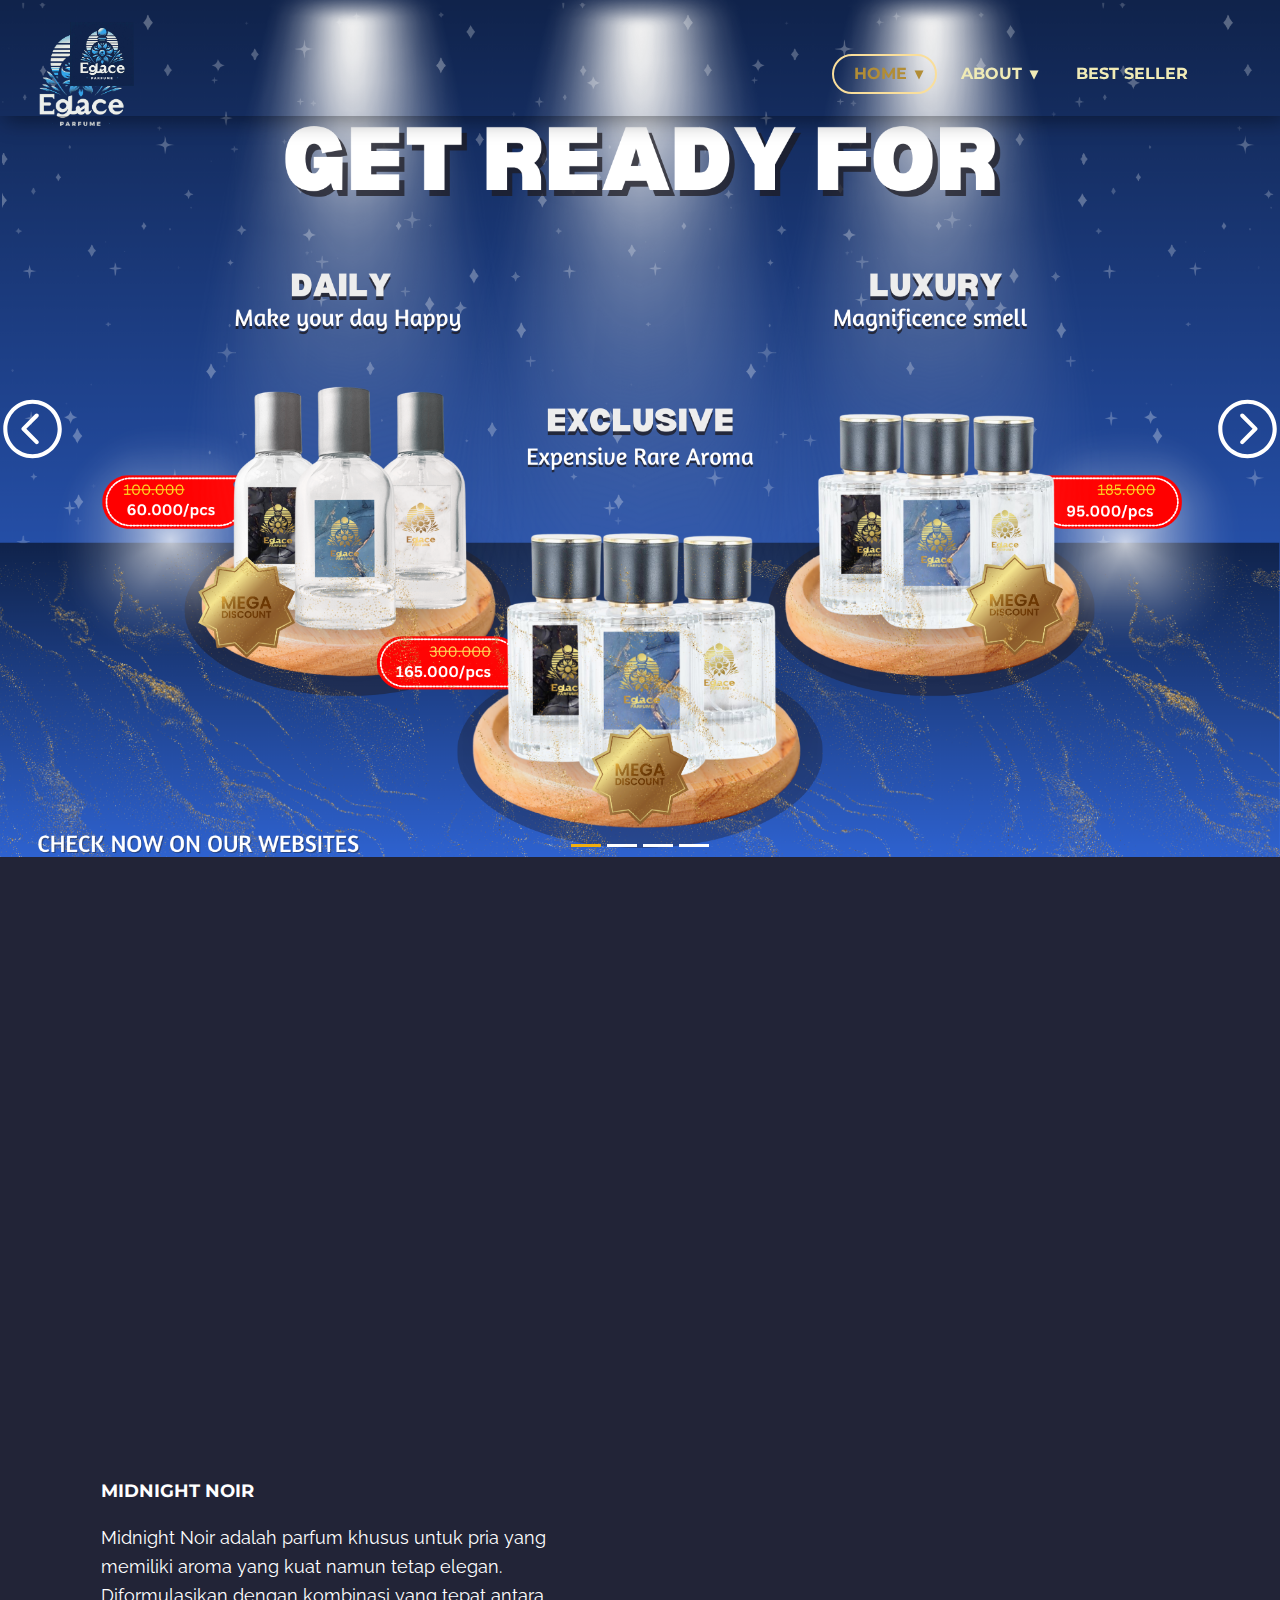
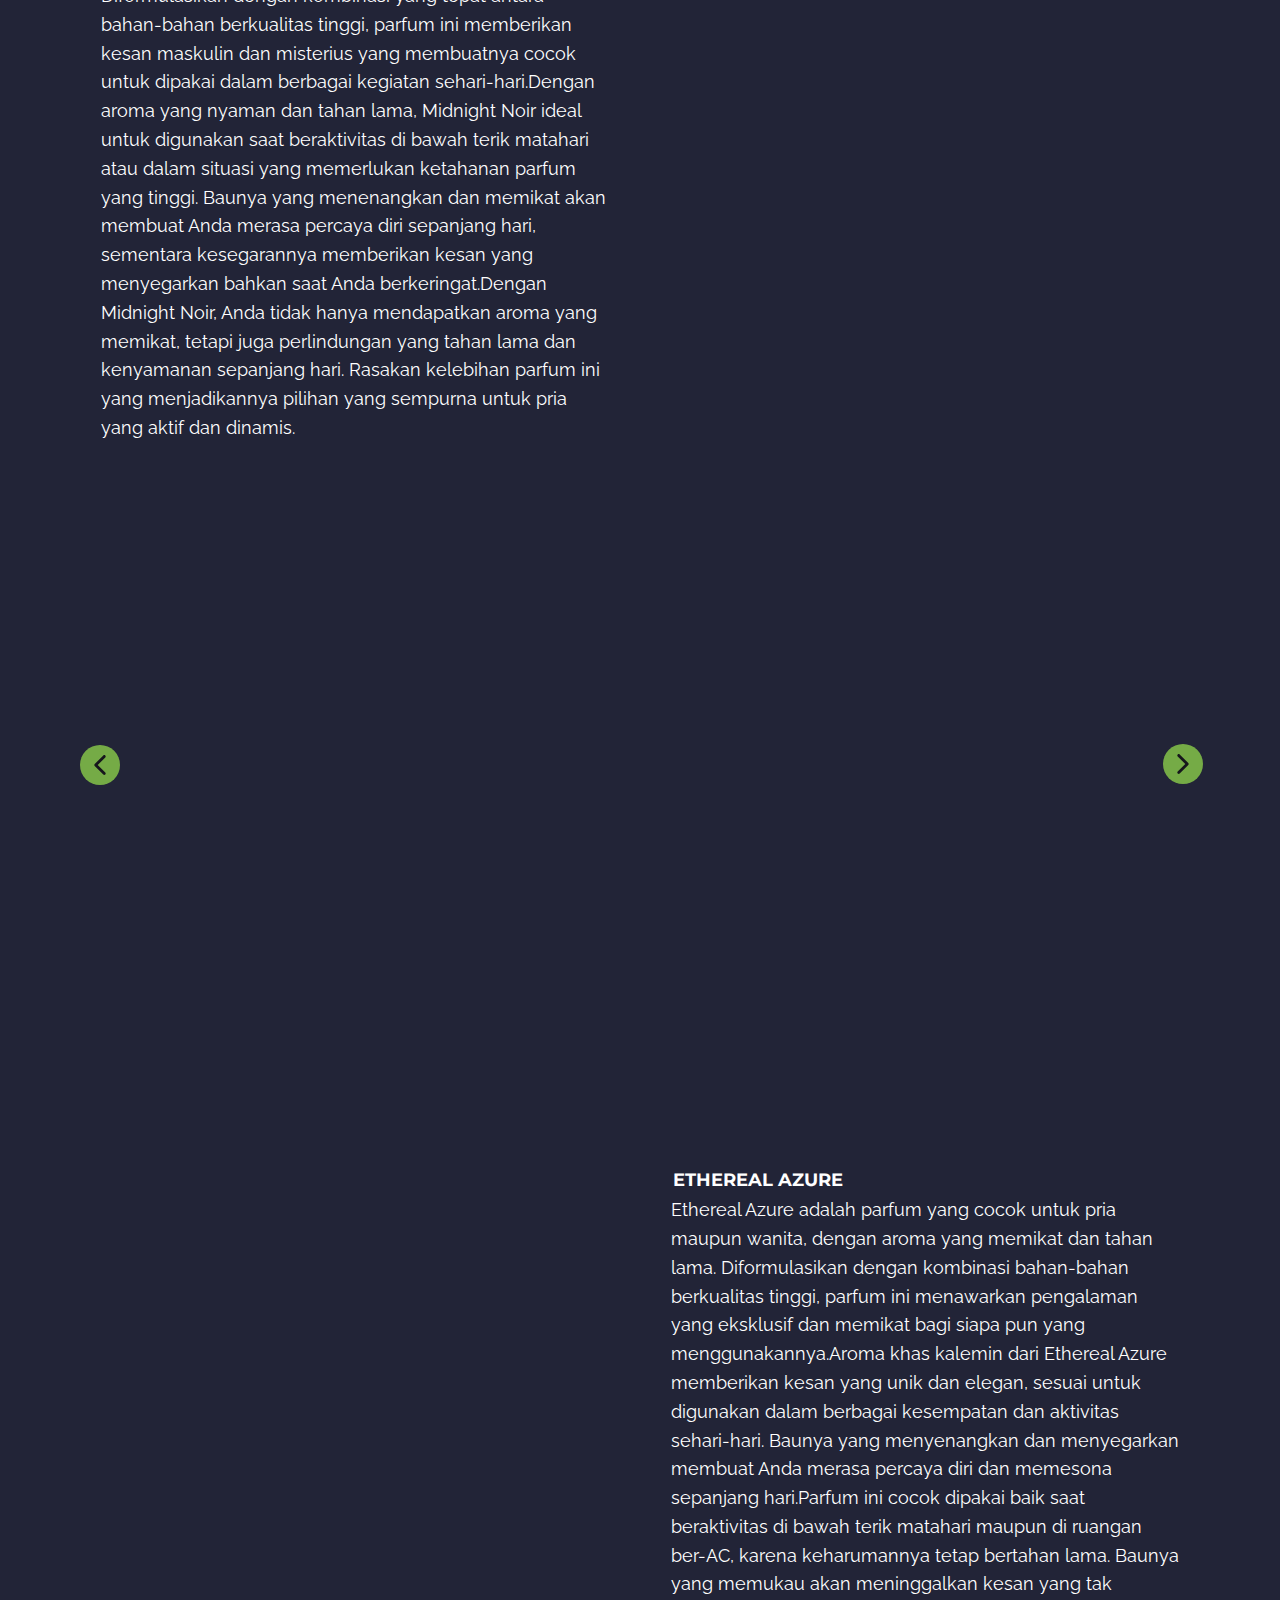
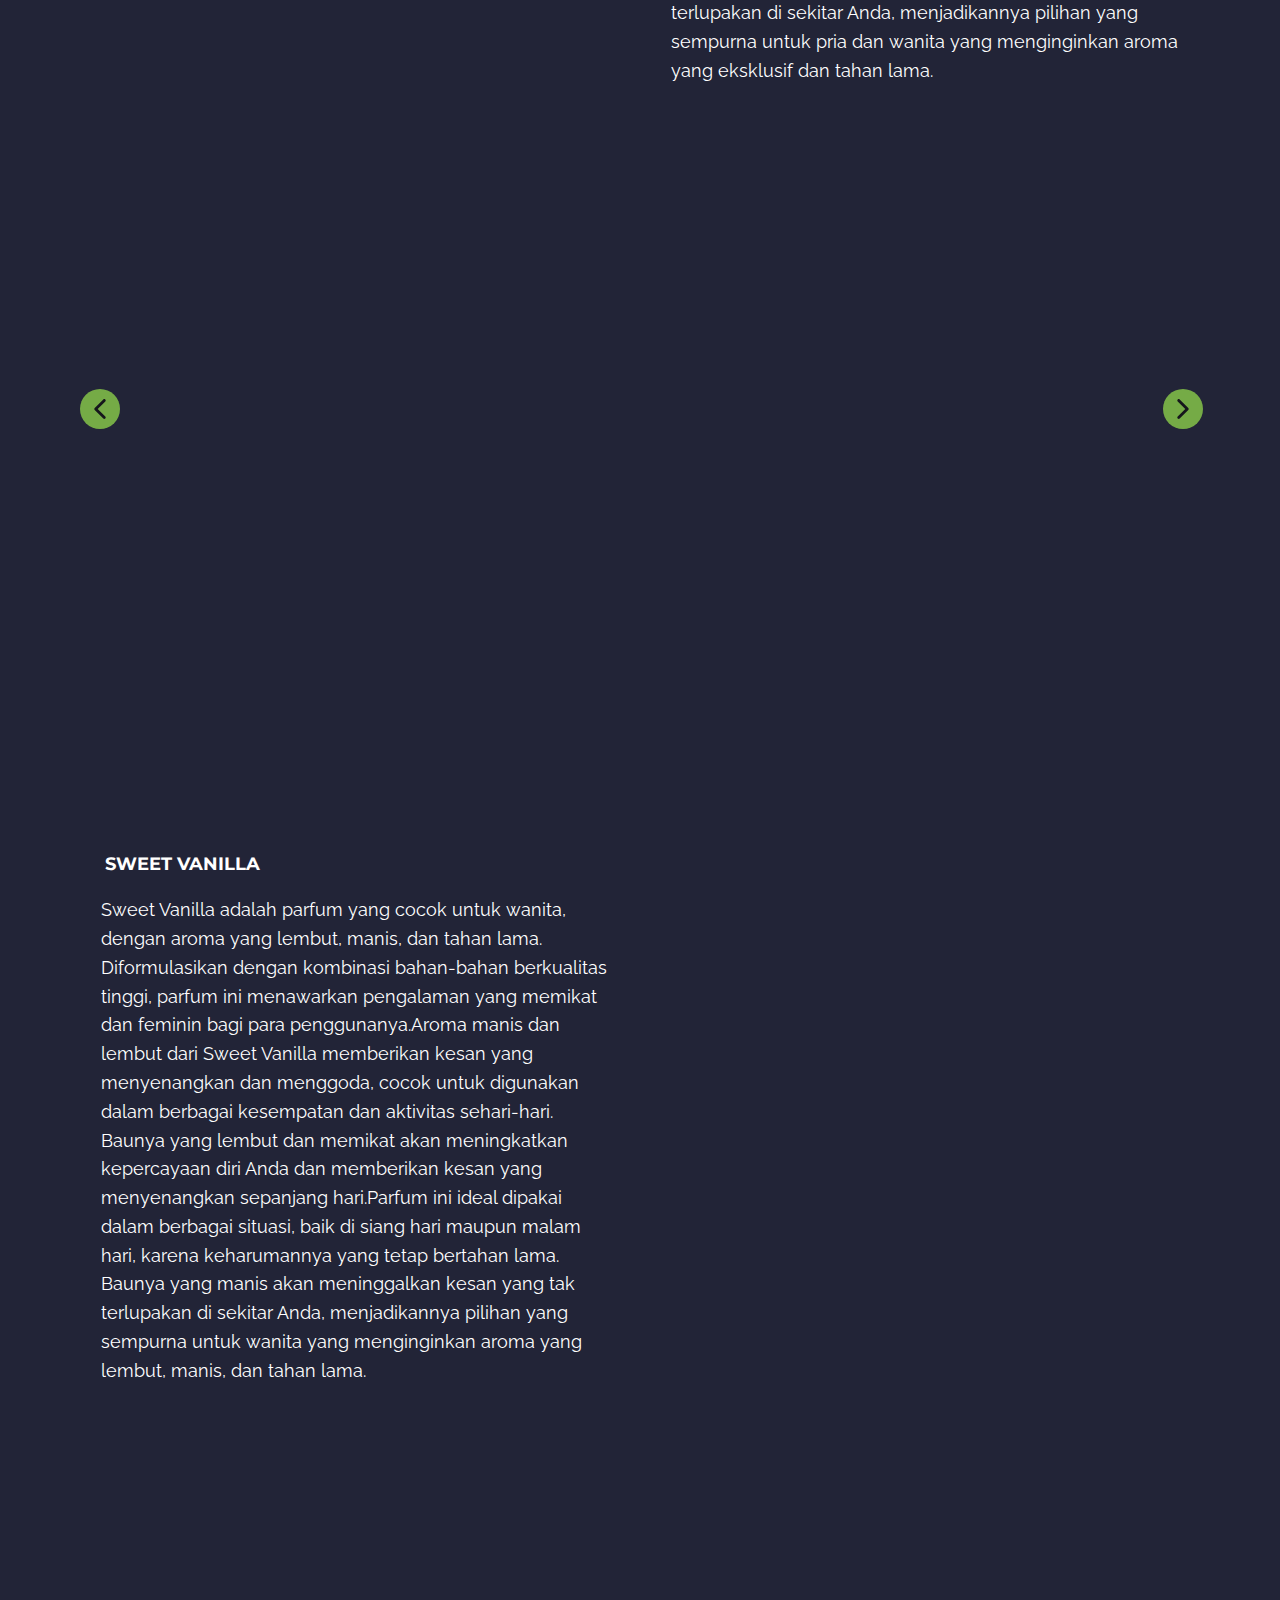
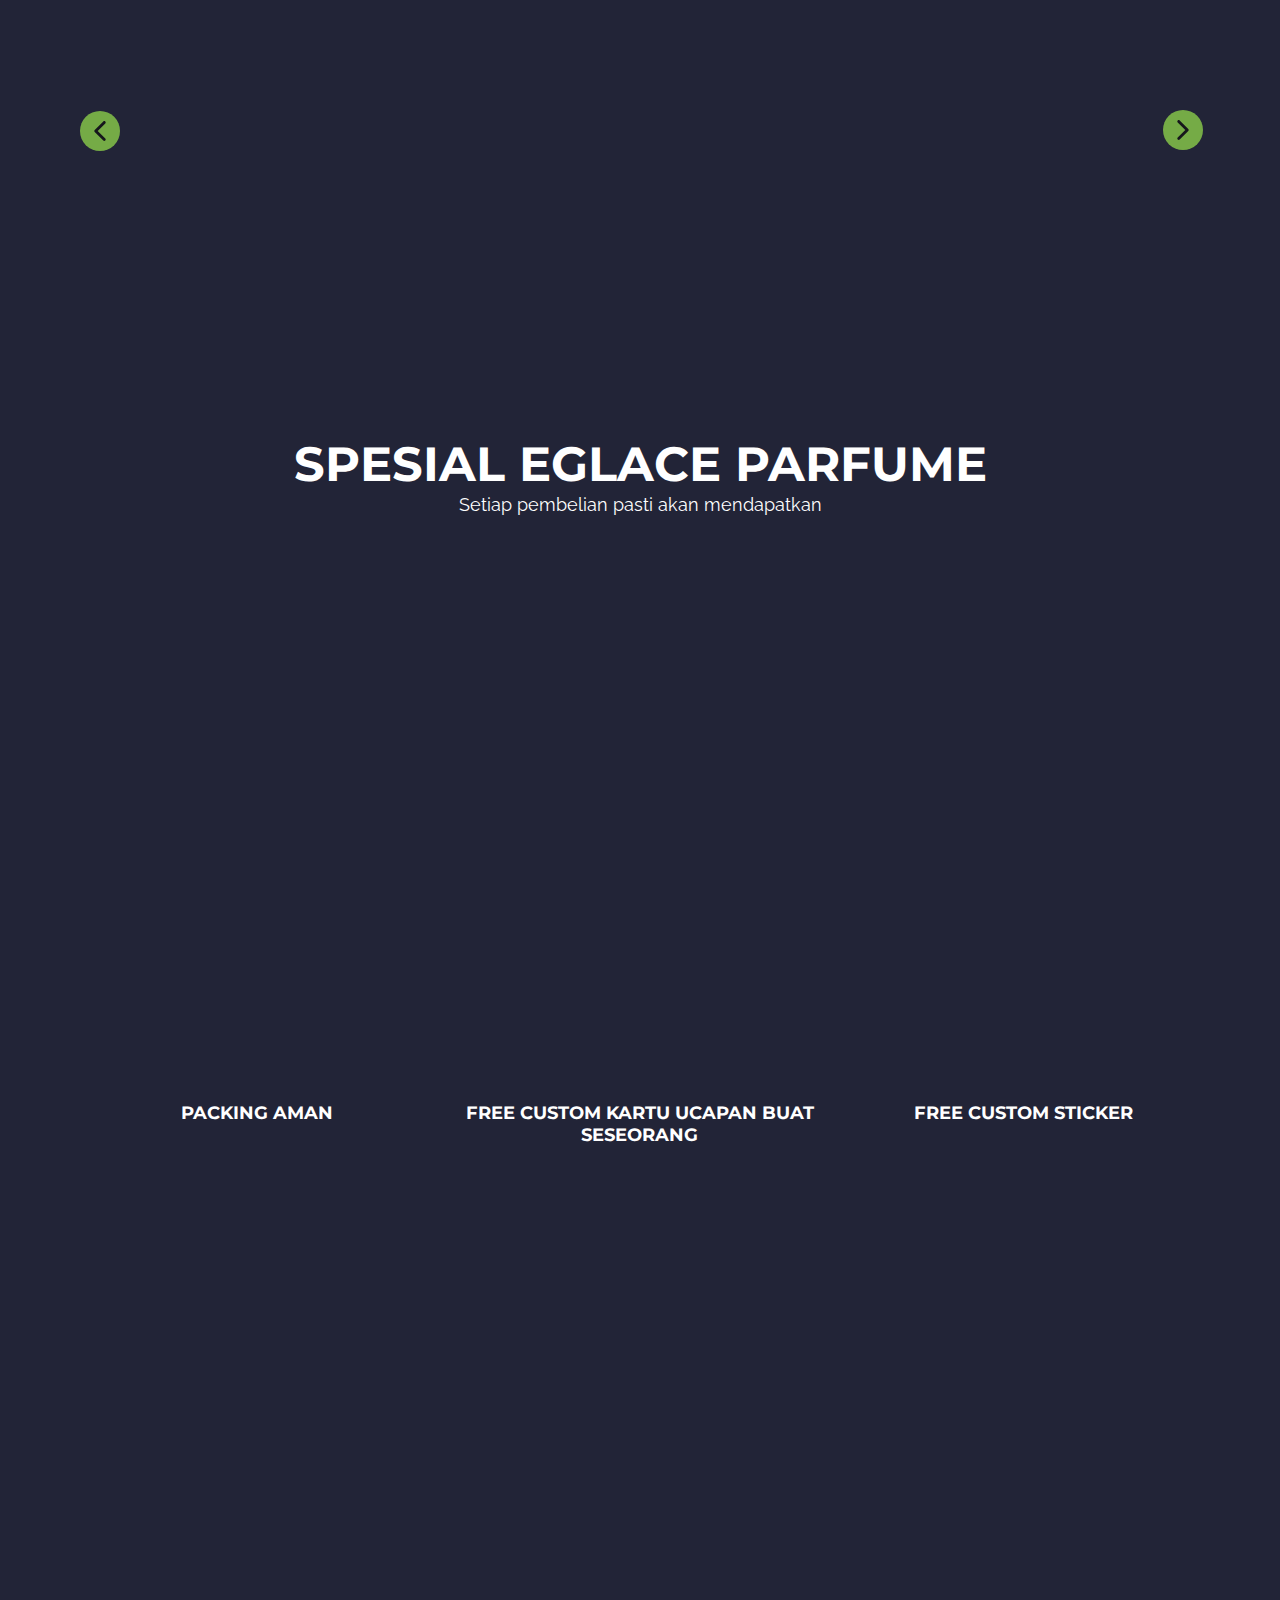
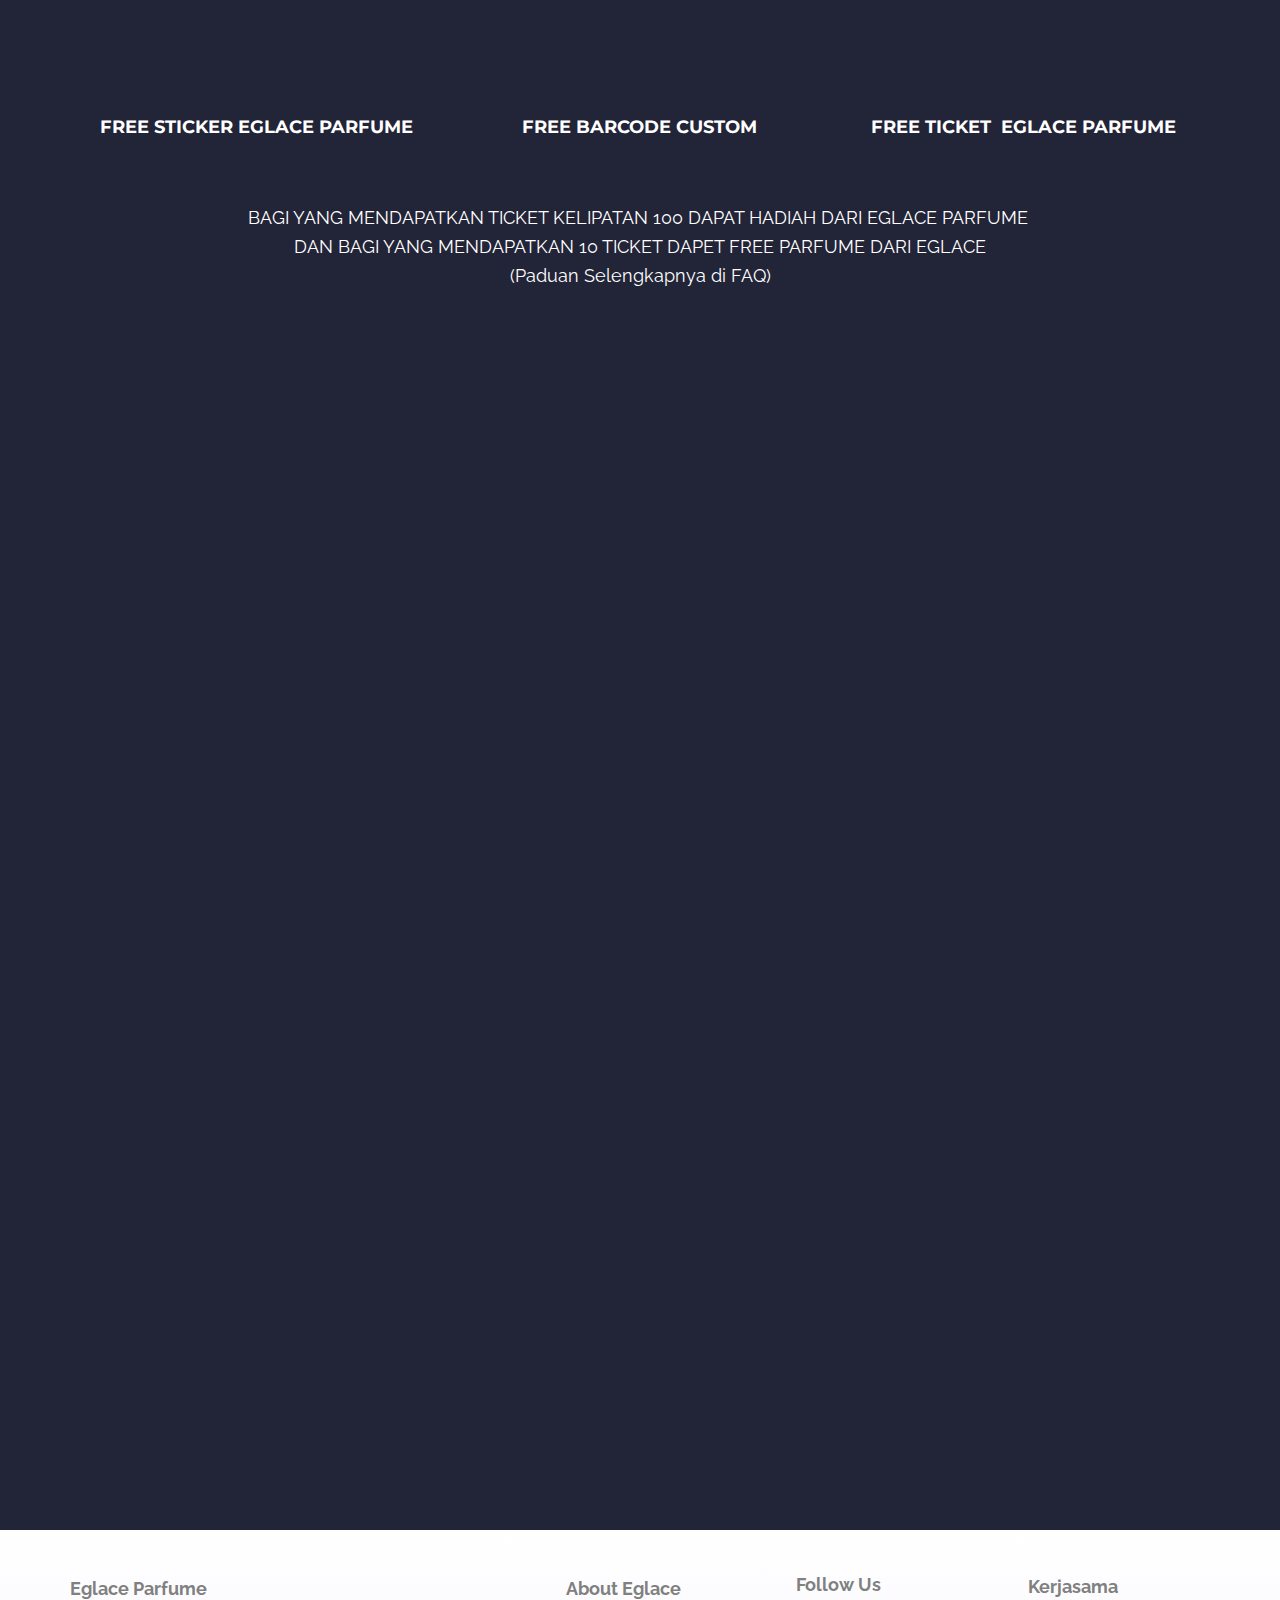
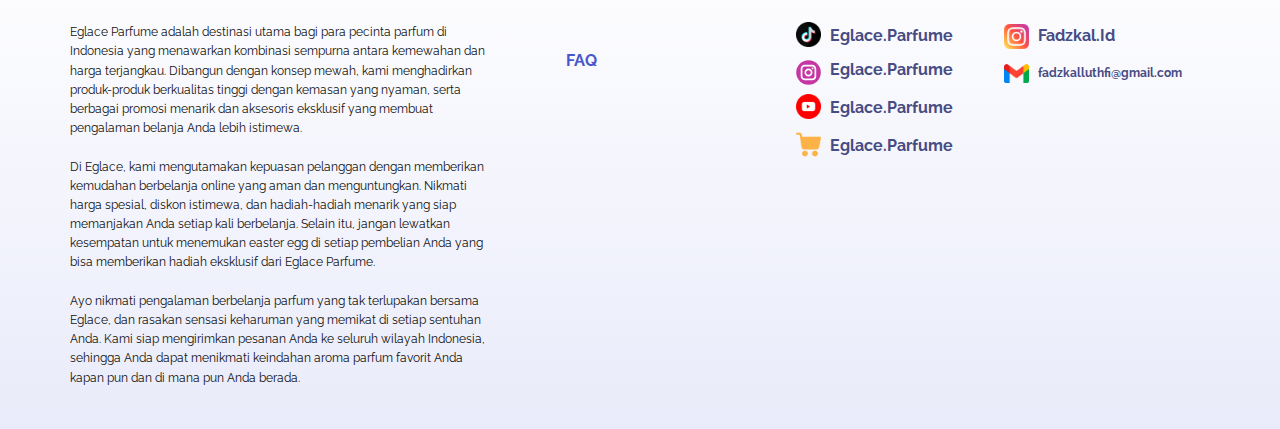
<file: Eglace_Parfume.html>
<!DOCTYPE html>
<html style="font-size: 16px;" lang="en-ID"><head>
    <meta name="viewport" content="width=device-width, initial-scale=1.0">
    <meta charset="utf-8">
    <meta name="keywords" content="Eglace parfume, Eglace, Parfume, Best Parfume, Parfume Indonesian, Parfume mahal, Parfume Eglace, Parfume mewah, Parfume tahan lama, parfume terbaik, parfume custom, kado parfume
">
    <meta name="description" content="">
    <link rel="shortcut icon" type="image/x-icon" href="images/WhatsAppImage2024-02-16at20.37.50_ec97a41d.jpg" >
    <title>Eglace.Parfume</title>
    <link rel="stylesheet" href="nicepage.css" media="screen">
<link rel="stylesheet" href="Eglace_Parfume.css" media="screen">
    <script class="u-script" type="text/javascript" src="jquery.js" defer=""></script>
    <script class="u-script" type="text/javascript" src="nicepage.js" defer=""></script>
    <meta name="generator" content="Nicepage 6.7.6, nicepage.com">
    <meta name="referrer" content="origin">
    <link id="u-theme-google-font" rel="stylesheet" href="https://fonts.googleapis.com/css?family=Montserrat:100,100i,200,200i,300,300i,400,400i,500,500i,600,600i,700,700i,800,800i,900,900i|Raleway:100,100i,200,200i,300,300i,400,400i,500,500i,600,600i,700,700i,800,800i,900,900i">
    <link id="u-page-google-font" rel="stylesheet" href="https://fonts.googleapis.com/css?family=Montserrat:100,100i,200,200i,300,300i,400,400i,500,500i,600,600i,700,700i,800,800i,900,900i">
    
    
    
    
    
    
    
    
    
    
    
    
    
    <script type="application/ld+json">{
		"@context": "http://schema.org",
		"@type": "Organization",
		"name": "EglaceParfume",
		"logo": "images/WhatsAppImage2024-02-16at20.37.50_ec97a41d.jpg",
		"sameAs": [
				"https://www.instagram.com/eglace.parfume/",
				"https://www.instagram.com/eglace.parfume/",
				"https://www.instagram.com/eglace.parfume/",
				"https://www.instagram.com/eglace.parfume/",
				"https://www.instagram.com/eglace.parfume/",
				"https://www.instagram.com/eglace.parfume/"
		]
}</script>
    <meta name="theme-color" content="#4756c9">
    <meta property="og:title" content="Eglace.Parfume">
    <meta property="og:description" content="">
    <meta property="og:type" content="website">
  <meta data-intl-tel-input-cdn-path="intlTelInput/"></head>
  <body data-path-to-root="./" data-include-products="false" class="u-body u-overlap u-overlap-transparent u-stick-footer u-xl-mode" data-lang="en"><header class="u-box-shadow u-clearfix u-header u-sticky u-sticky-85d0 u-header" id="sec-03c7"><div class="u-clearfix u-sheet u-valign-middle u-sheet-1">
        <a href="https://www.instagram.com/eglace.parfume/" class="u-image u-logo u-image-1" data-image-width="4078" data-image-height="4062" title="Eglace Parfume">
          <img src="images/WhatsAppImage2024-02-16at20.37.50_ec97a41d.jpg" class="u-logo-image u-logo-image-1">
        </a>
        <nav class="u-dropdown-icon u-menu u-menu-dropdown u-menu-open-right u-offcanvas u-menu-1">
          <div class="menu-collapse" style="font-size: 1rem; letter-spacing: 0px; font-weight: 700; text-transform: uppercase;">
            <a class="u-button-style u-custom-active-border-color u-custom-border u-custom-border-color u-custom-border-radius u-custom-borders u-custom-hover-border-color u-custom-left-right-menu-spacing u-custom-padding-bottom u-custom-text-active-color u-custom-text-color u-custom-text-hover-color u-custom-text-shadow u-custom-top-bottom-menu-spacing u-nav-link u-text-active-palette-1-base u-text-hover-palette-2-base" href="#">
              <svg class="u-svg-link" viewBox="0 0 24 24"><use xmlns:xlink="http://www.w3.org/1999/xlink" xlink:href="#menu-hamburger"></use></svg>
              <svg class="u-svg-content" version="1.1" id="menu-hamburger" viewBox="0 0 16 16" x="0px" y="0px" xmlns:xlink="http://www.w3.org/1999/xlink" xmlns="http://www.w3.org/2000/svg"><g><rect y="1" width="16" height="2"></rect><rect y="7" width="16" height="2"></rect><rect y="13" width="16" height="2"></rect>
</g></svg>
            </a>
          </div>
          <div class="u-custom-menu u-nav-container">
            <ul class="u-custom-font u-heading-font u-nav u-spacing-2 u-unstyled u-nav-1"><li class="u-nav-item"><a class="u-border-2 u-border-active-palette-3-light-2 u-border-hover-white u-button-style u-nav-link u-radius u-text-active-palette-3-dark-1 u-text-custom-color-2 u-text-hover-palette-3-light-2" href="Eglace_Parfume.html" style="--radius:50px; padding: 10px 20px;">Home</a><div class="u-nav-popup"><ul class="u-h-spacing-20 u-nav u-unstyled u-v-spacing-10 u-nav-2"><li class="u-nav-item"><a class="u-button-style u-custom-color-4 u-hover-custom-color-2 u-nav-link u-text-active-custom-color-2 u-text-hover-palette-1-light-1" href="Eglace_Parfume.html#fragnance1">Fragnance 1</a>
</li><li class="u-nav-item"><a class="u-button-style u-custom-color-4 u-hover-custom-color-2 u-nav-link u-text-active-custom-color-2 u-text-hover-palette-1-light-1" href="Eglace_Parfume.html#fragnance2">Fragnance 2</a>
</li><li class="u-nav-item"><a class="u-button-style u-custom-color-4 u-hover-custom-color-2 u-nav-link u-text-active-custom-color-2 u-text-hover-palette-1-light-1" href="Eglace_Parfume.html#fragnance3">Fragnance 3</a>
</li><li class="u-nav-item"><a class="u-button-style u-custom-color-4 u-hover-custom-color-2 u-nav-link u-text-active-custom-color-2 u-text-hover-palette-1-light-1" href="Eglace_Parfume.html#spesialeglace">Spesial Eglace</a>
</li><li class="u-nav-item"><a class="u-button-style u-custom-color-4 u-hover-custom-color-2 u-nav-link u-text-active-custom-color-2 u-text-hover-palette-1-light-1" href="Eglace_Parfume.html#contact">Contact</a>
</li></ul>
</div>
</li><li class="u-nav-item"><a class="u-border-2 u-border-active-palette-3-light-2 u-border-hover-white u-button-style u-nav-link u-radius u-text-active-palette-3-dark-1 u-text-custom-color-2 u-text-hover-palette-3-light-2" href="About.html" style="--radius:50px; padding: 10px 20px;">About</a><div class="u-nav-popup"><ul class="u-h-spacing-20 u-nav u-unstyled u-v-spacing-10 u-nav-3"><li class="u-nav-item"><a class="u-button-style u-custom-color-4 u-hover-custom-color-2 u-nav-link u-text-active-custom-color-2 u-text-hover-palette-1-light-1" href="About.html#about">Eglace</a>
</li><li class="u-nav-item"><a class="u-button-style u-custom-color-4 u-hover-custom-color-2 u-nav-link u-text-active-custom-color-2 u-text-hover-palette-1-light-1" href="About.html#faq">FAQ</a>
</li><li class="u-nav-item"><a class="u-button-style u-custom-color-4 u-hover-custom-color-2 u-nav-link u-text-active-custom-color-2 u-text-hover-palette-1-light-1" href="About.html#eglace_production">Eglace Production</a>
</li><li class="u-nav-item"><a class="u-button-style u-custom-color-4 u-hover-custom-color-2 u-nav-link u-text-active-custom-color-2 u-text-hover-palette-1-light-1" href="About.html#kebijakan_privasi">Kebijakan Privasi</a>
</li><li class="u-nav-item"><a class="u-button-style u-custom-color-4 u-hover-custom-color-2 u-nav-link u-text-active-custom-color-2 u-text-hover-palette-1-light-1" href="About.html#carousel_0bff">TUKAR TICKET EGLACE</a>
</li></ul>
</div>
</li><li class="u-nav-item"><a class="u-border-2 u-border-active-palette-3-light-2 u-border-hover-white u-button-style u-nav-link u-radius u-text-active-palette-3-dark-1 u-text-custom-color-2 u-text-hover-palette-3-light-2" href="Best-Seller.html" style="--radius:50px; padding: 10px 20px;">Best Seller</a>
</li></ul>
          </div>
          <div class="u-custom-menu u-nav-container-collapse">
            <div class="u-container-style u-custom-color-1 u-inner-container-layout u-opacity u-opacity-85 u-sidenav">
              <div class="u-inner-container-layout u-sidenav-overflow">
                <div class="u-menu-close"></div>
                <ul class="u-align-center u-custom-font u-nav u-popupmenu-items u-spacing-9 u-text-active-custom-color-2 u-text-font u-text-hover-palette-1-light-1 u-unstyled u-nav-4"><li class="u-nav-item"><a class="u-button-style u-nav-link" href="Eglace_Parfume.html">Home</a><div class="u-nav-popup"><ul class="u-h-spacing-20 u-nav u-unstyled u-v-spacing-10 u-nav-5"><li class="u-nav-item"><a class="u-button-style u-nav-link" href="Eglace_Parfume.html#fragnance1">Fragnance 1</a>
</li><li class="u-nav-item"><a class="u-button-style u-nav-link" href="Eglace_Parfume.html#fragnance2">Fragnance 2</a>
</li><li class="u-nav-item"><a class="u-button-style u-nav-link" href="Eglace_Parfume.html#fragnance3">Fragnance 3</a>
</li><li class="u-nav-item"><a class="u-button-style u-nav-link" href="Eglace_Parfume.html#spesialeglace">Spesial Eglace</a>
</li><li class="u-nav-item"><a class="u-button-style u-nav-link" href="Eglace_Parfume.html#contact">Contact</a>
</li></ul>
</div>
</li><li class="u-nav-item"><a class="u-button-style u-nav-link" href="About.html">About</a><div class="u-nav-popup"><ul class="u-h-spacing-20 u-nav u-unstyled u-v-spacing-10 u-nav-6"><li class="u-nav-item"><a class="u-button-style u-nav-link" href="About.html#about">Eglace</a>
</li><li class="u-nav-item"><a class="u-button-style u-nav-link" href="About.html#faq">FAQ</a>
</li><li class="u-nav-item"><a class="u-button-style u-nav-link" href="About.html#eglace_production">Eglace Production</a>
</li><li class="u-nav-item"><a class="u-button-style u-nav-link" href="About.html#kebijakan_privasi">Kebijakan Privasi</a>
</li><li class="u-nav-item"><a class="u-button-style u-nav-link" href="About.html#carousel_0bff">TUKAR TICKET EGLACE</a>
</li></ul>
</div>
</li><li class="u-nav-item"><a class="u-button-style u-nav-link" href="Best-Seller.html">Best Seller</a>
</li></ul>
              </div>
            </div>
            <div class="u-grey-5 u-menu-overlay u-opacity u-opacity-50"></div>
          </div>
        </nav>
      </div><style class="u-sticky-style" data-style-id="85d0">.u-sticky-fixed.u-sticky-85d0, .u-body.u-sticky-fixed .u-sticky-85d0 {
box-shadow: 5px 5px 20px 0 rgba(0,0,0,0.4) !important
}</style></header>
    <section class="u-carousel u-carousel-left u-slide u-block-b662-1" id="carousel-cf28" data-interval="4000" data-u-ride="carousel" data-pause="false">
      <ol class="u-absolute-hcenter u-carousel-indicators u-block-b662-2">
        <li data-u-target="#carousel-cf28" class="u-active u-active-palette-3-base u-hover-custom-color-2 u-white" data-u-slide-to="0"></li>
        <li data-u-target="#carousel-cf28" class="u-active-palette-3-base u-hover-custom-color-2 u-white" data-u-slide-to="1"></li>
        <li data-u-target="#carousel-cf28" class="u-active-palette-3-base u-hover-custom-color-2 u-white" data-u-slide-to="2"></li>
        <li data-u-target="#carousel-cf28" class="u-active-palette-3-base u-hover-custom-color-2 u-white" data-u-slide-to="3"></li>
      </ol>
      <div class="u-carousel-inner" role="listbox">
        <div class="u-active u-carousel-item u-clearfix u-container-align-center u-image u-section-1-1" data-image-width="2000" data-image-height="1414">
          <div class="u-clearfix u-sheet u-sheet-1"></div>
        </div>
        <div class="u-carousel-item u-clearfix u-container-align-center u-image u-section-1-2" data-image-width="2000" data-image-height="1414">
          <div class="u-clearfix u-sheet u-sheet-1"></div>
        </div>
        <div class="u-carousel-item u-clearfix u-container-align-center u-image u-section-1-3" data-image-width="2000" data-image-height="1414">
          <div class="u-clearfix u-sheet u-sheet-1"></div>
        </div>
        <div class="u-carousel-item u-clearfix u-container-align-center u-image u-section-1-4" data-image-width="2000" data-image-height="1414">
          <div class="u-clearfix u-sheet u-sheet-1"></div>
        </div>
      </div>
      <a class="u-absolute-vcenter u-carousel-control u-carousel-control-prev u-text-hover-custom-color-2 u-text-white u-block-b662-3" href="#carousel-cf28" role="button" data-u-slide="prev">
        <span aria-hidden="true">
          <svg viewBox="0 0 129 129"><path d="m64.5,122.6c32,0 58.1-26 58.1-58.1s-26-58-58.1-58-58,26-58,58 26,58.1 58,58.1zm0-108c27.5,5.32907e-15 49.9,22.4 49.9,49.9s-22.4,49.9-49.9,49.9-49.9-22.4-49.9-49.9 22.4-49.9 49.9-49.9z"></path><path d="m70,93.5c0.8,0.8 1.8,1.2 2.9,1.2 1,0 2.1-0.4 2.9-1.2 1.6-1.6 1.6-4.2 0-5.8l-23.5-23.5 23.5-23.5c1.6-1.6 1.6-4.2 0-5.8s-4.2-1.6-5.8,0l-26.4,26.4c-0.8,0.8-1.2,1.8-1.2,2.9s0.4,2.1 1.2,2.9l26.4,26.4z"></path></svg>
        </span>
        <span class="sr-only">
          <svg viewBox="0 0 129 129"><path d="m64.5,122.6c32,0 58.1-26 58.1-58.1s-26-58-58.1-58-58,26-58,58 26,58.1 58,58.1zm0-108c27.5,5.32907e-15 49.9,22.4 49.9,49.9s-22.4,49.9-49.9,49.9-49.9-22.4-49.9-49.9 22.4-49.9 49.9-49.9z"></path><path d="m70,93.5c0.8,0.8 1.8,1.2 2.9,1.2 1,0 2.1-0.4 2.9-1.2 1.6-1.6 1.6-4.2 0-5.8l-23.5-23.5 23.5-23.5c1.6-1.6 1.6-4.2 0-5.8s-4.2-1.6-5.8,0l-26.4,26.4c-0.8,0.8-1.2,1.8-1.2,2.9s0.4,2.1 1.2,2.9l26.4,26.4z"></path></svg>
        </span>
      </a>
      <a class="u-absolute-vcenter u-carousel-control u-carousel-control-next u-text-hover-custom-color-2 u-text-white u-block-b662-4" href="#carousel-cf28" role="button" data-u-slide="next">
        <span aria-hidden="true">
          <svg viewBox="0 0 129 129"><path d="M64.5,122.6c32,0,58.1-26,58.1-58.1S96.5,6.4,64.5,6.4S6.4,32.5,6.4,64.5S32.5,122.6,64.5,122.6z M64.5,14.6    c27.5,0,49.9,22.4,49.9,49.9S92,114.4,64.5,114.4S14.6,92,14.6,64.5S37,14.6,64.5,14.6z"></path><path d="m51.1,93.5c0.8,0.8 1.8,1.2 2.9,1.2 1,0 2.1-0.4 2.9-1.2l26.4-26.4c0.8-0.8 1.2-1.8 1.2-2.9 0-1.1-0.4-2.1-1.2-2.9l-26.4-26.4c-1.6-1.6-4.2-1.6-5.8,0-1.6,1.6-1.6,4.2 0,5.8l23.5,23.5-23.5,23.5c-1.6,1.6-1.6,4.2 0,5.8z"></path></svg>
        </span>
        <span class="sr-only">
          <svg viewBox="0 0 129 129"><path d="M64.5,122.6c32,0,58.1-26,58.1-58.1S96.5,6.4,64.5,6.4S6.4,32.5,6.4,64.5S32.5,122.6,64.5,122.6z M64.5,14.6    c27.5,0,49.9,22.4,49.9,49.9S92,114.4,64.5,114.4S14.6,92,14.6,64.5S37,14.6,64.5,14.6z"></path><path d="m51.1,93.5c0.8,0.8 1.8,1.2 2.9,1.2 1,0 2.1-0.4 2.9-1.2l26.4-26.4c0.8-0.8 1.2-1.8 1.2-2.9 0-1.1-0.4-2.1-1.2-2.9l-26.4-26.4c-1.6-1.6-4.2-1.6-5.8,0-1.6,1.6-1.6,4.2 0,5.8l23.5,23.5-23.5,23.5c-1.6,1.6-1.6,4.2 0,5.8z"></path></svg>
        </span>
      </a>
    </section>
    <section class="u-clearfix u-custom-color-1 u-section-2" id="sec-8486">
      <div class="u-clearfix u-sheet u-sheet-1">
        <div class="u-expanded-width u-list u-list-1">
          <div class="u-repeater u-repeater-1">
            <div class="u-container-align-center u-container-style u-hover-feature u-image u-image-round u-list-item u-radius u-repeater-item u-image-1" data-image-width="3181" data-image-height="2121" data-animation-name="customAnimationIn" data-animation-duration="1000">
              <div class="u-container-layout u-similar-container u-valign-middle u-container-layout-1">
                <h2 class="u-align-center u-custom-font u-heading-font u-hover-feature u-text u-text-default u-text-palette-1-light-1 u-text-1">FRAGNAN​CE 1 </h2>
              </div>
            </div>
            <div class="u-container-align-center u-container-style u-hover-feature u-image u-image-round u-list-item u-radius u-repeater-item u-image-2" data-image-width="3181" data-image-height="2121" data-animation-name="customAnimationIn" data-animation-duration="1000">
              <div class="u-container-layout u-similar-container u-valign-middle u-container-layout-2">
                <h2 class="u-align-center u-custom-font u-heading-font u-hover-feature u-text u-text-default u-text-palette-1-light-1 u-text-2">FRAGNANCE 2 </h2>
              </div>
            </div>
            <div class="u-container-align-center u-container-style u-hover-feature u-image u-image-round u-list-item u-radius u-repeater-item u-image-3" data-image-width="3181" data-image-height="2121" data-animation-name="customAnimationIn" data-animation-duration="1000">
              <div class="u-container-layout u-similar-container u-valign-middle u-container-layout-3">
                <h2 class="u-align-center u-custom-font u-heading-font u-hover-feature u-text u-text-default u-text-palette-1-light-1 u-text-3">FRAGNANCE 3 </h2>
              </div>
            </div>
          </div>
        </div>
      </div>
      
      
      
      
      
      
    </section>
    <section class="u-clearfix u-custom-color-1 u-section-3" id="fragnance1">
      <div class="u-clearfix u-sheet u-sheet-1">
        <div class="data-layout-selected u-clearfix u-expanded-width u-layout-wrap u-layout-wrap-1">
          <div class="u-layout">
            <div class="u-layout-row">
              <div class="u-container-align-center-sm u-container-style u-layout-cell u-size-30 u-layout-cell-1">
                <div class="u-container-layout u-valign-middle-lg u-valign-middle-md u-valign-middle-sm u-container-layout-1">
                  <h2 class="u-hover-feature u-text u-text-1" data-animation-name="customAnimationIn" data-animation-duration="1000" data-animation-delay="0">FRAGNANCE 1 </h2>
                  <h6 class="u-text u-text-2"> MIDNIGHT NOIR</h6>
                  <p class="u-align-center-xs u-text u-text-3">Midnight Noir adalah parfum khusus untuk pria yang memiliki aroma yang kuat namun tetap elegan. Diformulasikan dengan kombinasi yang tepat antara bahan-bahan berkualitas tinggi, parfum ini memberikan kesan maskulin dan misterius yang membuatnya cocok untuk dipakai dalam berbagai kegiatan sehari-hari.Dengan aroma yang nyaman dan tahan lama, Midnight Noir ideal untuk digunakan saat beraktivitas di bawah terik matahari atau dalam situasi yang memerlukan ketahanan parfum yang tinggi. Baunya yang menenangkan dan memikat akan membuat Anda merasa percaya diri sepanjang hari, sementara kesegarannya memberikan kesan yang menyegarkan bahkan saat Anda berkeringat.Dengan Midnight Noir, Anda tidak hanya mendapatkan aroma yang memikat, tetapi juga perlindungan yang tahan lama dan kenyamanan sepanjang hari. Rasakan kelebihan parfum ini yang menjadikannya pilihan yang sempurna untuk pria yang aktif dan dinamis. </p>
                </div>
              </div>
              <div class="u-container-align-center-lg u-container-align-center-md u-container-align-center-sm u-container-align-center-xl u-container-style u-layout-cell u-size-30 u-layout-cell-2">
                <div class="u-container-layout u-container-layout-2">
                  <img class="u-expanded-width-xs u-hover-feature u-image u-image-round u-radius-50 u-image-1" src="images/MockupLuxuryBlack50ML.png" alt="" data-image-width="3181" data-image-height="2121" data-animation-name="customAnimationIn" data-animation-duration="1000" data-animation-delay="0">
                </div>
              </div>
            </div>
          </div>
        </div>
      </div>
      
      
    </section>
    <section class="u-clearfix u-custom-color-1 u-section-4" id="carousel_893b">
      <div class="u-clearfix u-sheet u-valign-middle-lg u-valign-middle-md u-valign-middle-xl u-valign-middle-xs u-sheet-1">
        <div class="u-expanded-width u-layout-horizontal u-list u-list-1">
          <div class="u-repeater u-repeater-1">
            <div class="u-container-style u-effect-hover-zoom u-hover-feature u-image-round u-list-item u-radius u-repeater-item u-shading u-shape-round u-list-item-1" data-image-width="800" data-image-height="799" data-animation-name="customAnimationIn" data-animation-duration="2000" data-animation-delay="0">
              <div class="u-background-effect u-expanded">
                <div class="u-background-effect-image u-expanded u-image u-shading u-image-1" data-image-width="800" data-image-height="799"></div>
              </div>
              <div class="u-background-effect u-expanded">
                <div class="u-background-effect-image u-expanded u-image u-shading u-image-2" data-image-width="800" data-image-height="799"></div>
              </div>
              <div class="u-container-layout u-similar-container u-container-layout-1"></div>
            </div>
            <div class="u-container-align-center u-container-style u-effect-hover-zoom u-hover-feature u-image-round u-list-item u-radius u-repeater-item u-shading u-shape-round u-list-item-2" data-image-width="1024" data-image-height="1024" data-animation-name="customAnimationIn" data-animation-duration="1000">
              <div class="u-background-effect u-expanded">
                <div class="u-background-effect-image u-expanded u-image u-shading u-image-3" data-image-width="1024" data-image-height="1024"></div>
              </div>
              <div class="u-background-effect u-expanded">
                <div class="u-background-effect-image u-expanded u-image u-shading u-image-4" data-image-width="1024" data-image-height="1024"></div>
              </div>
              <div class="u-container-layout u-similar-container u-container-layout-2"></div>
            </div>
            <div class="u-container-align-center u-container-style u-effect-hover-zoom u-hover-feature u-image-round u-list-item u-radius u-repeater-item u-shading u-shape-round u-list-item-3" data-image-width="800" data-image-height="799" data-animation-name="customAnimationIn" data-animation-duration="1000">
              <div class="u-background-effect u-expanded">
                <div class="u-background-effect-image u-expanded u-image u-shading u-image-5" data-image-width="800" data-image-height="799"></div>
              </div>
              <div class="u-background-effect u-expanded">
                <div class="u-background-effect-image u-expanded u-image u-shading u-image-6" data-image-width="800" data-image-height="799"></div>
              </div>
              <div class="u-container-layout u-similar-container u-container-layout-3"></div>
            </div>
          </div>
          <a class="u-absolute-vcenter u-gallery-nav u-gallery-nav-prev u-icon-circle u-opacity u-opacity-70 u-palette-4-base u-spacing-10 u-text-body-color u-gallery-nav-1" href="#" role="button">
            <span aria-hidden="true">
              <svg viewBox="0 0 451.847 451.847"><path d="M97.141,225.92c0-8.095,3.091-16.192,9.259-22.366L300.689,9.27c12.359-12.359,32.397-12.359,44.751,0
c12.354,12.354,12.354,32.388,0,44.748L173.525,225.92l171.903,171.909c12.354,12.354,12.354,32.391,0,44.744
c-12.354,12.365-32.386,12.365-44.745,0l-194.29-194.281C100.226,242.115,97.141,234.018,97.141,225.92z"></path></svg>
            </span>
            <span class="sr-only">
              <svg viewBox="0 0 451.847 451.847"><path d="M97.141,225.92c0-8.095,3.091-16.192,9.259-22.366L300.689,9.27c12.359-12.359,32.397-12.359,44.751,0
c12.354,12.354,12.354,32.388,0,44.748L173.525,225.92l171.903,171.909c12.354,12.354,12.354,32.391,0,44.744
c-12.354,12.365-32.386,12.365-44.745,0l-194.29-194.281C100.226,242.115,97.141,234.018,97.141,225.92z"></path></svg>
            </span>
          </a>
          <a class="u-gallery-nav u-gallery-nav-next u-icon-circle u-opacity u-opacity-70 u-palette-4-base u-spacing-10 u-text-body-color u-gallery-nav-2" href="#" role="button">
            <span aria-hidden="true">
              <svg viewBox="0 0 451.846 451.847"><path d="M345.441,248.292L151.154,442.573c-12.359,12.365-32.397,12.365-44.75,0c-12.354-12.354-12.354-32.391,0-44.744
L278.318,225.92L106.409,54.017c-12.354-12.359-12.354-32.394,0-44.748c12.354-12.359,32.391-12.359,44.75,0l194.287,194.284
c6.177,6.18,9.262,14.271,9.262,22.366C354.708,234.018,351.617,242.115,345.441,248.292z"></path></svg>
            </span>
            <span class="sr-only">
              <svg viewBox="0 0 451.846 451.847"><path d="M345.441,248.292L151.154,442.573c-12.359,12.365-32.397,12.365-44.75,0c-12.354-12.354-12.354-32.391,0-44.744
L278.318,225.92L106.409,54.017c-12.354-12.359-12.354-32.394,0-44.748c12.354-12.359,32.391-12.359,44.75,0l194.287,194.284
c6.177,6.18,9.262,14.271,9.262,22.366C354.708,234.018,351.617,242.115,345.441,248.292z"></path></svg>
            </span>
          </a>
        </div>
      </div>
      
      
      
      
      
      
    </section>
    <section class="u-clearfix u-custom-color-1 u-section-5" id="fragnance2">
      <div class="u-clearfix u-sheet u-valign-middle-xs u-sheet-1">
        <div class="data-layout-selected u-clearfix u-expanded-width u-layout-wrap u-layout-wrap-1">
          <div class="u-layout">
            <div class="u-layout-row">
              <div class="u-container-align-center-lg u-container-align-center-md u-container-align-center-sm u-container-align-center-xl u-container-style u-layout-cell u-size-30 u-layout-cell-1">
                <div class="u-container-layout u-container-layout-1">
                  <img class="u-expanded-width-xs u-hover-feature u-image u-image-round u-radius-50 u-image-1" src="images/MockupLuxuryBlueEglace.png" alt="" data-image-width="3181" data-image-height="2121" data-animation-name="customAnimationIn" data-animation-duration="1000" data-animation-delay="0">
                </div>
              </div>
              <div class="u-container-align-center-sm u-container-style u-layout-cell u-size-30 u-layout-cell-2">
                <div class="u-container-layout u-container-layout-2">
                  <h2 class="u-align-center-sm u-align-center-xs u-align-left-lg u-align-left-md u-align-left-xl u-hover-feature u-text u-text-1" data-animation-name="customAnimationIn" data-animation-duration="1000" data-animation-delay="0">FRAGNANCE 2 </h2>
                  <h6 class="u-align-center-sm u-align-center-xs u-align-left-lg u-align-left-md u-align-left-xl u-text u-text-default u-text-2">ETHEreal azure </h6>
                  <p class="u-align-center-sm u-align-center-xs u-align-left-lg u-align-left-md u-align-left-xl u-text u-text-3">Ethereal Azure adalah parfum yang cocok untuk pria maupun wanita, dengan aroma yang memikat dan tahan lama. Diformulasikan dengan kombinasi bahan-bahan berkualitas tinggi, parfum ini menawarkan pengalaman yang eksklusif dan memikat bagi siapa pun yang menggunakannya.Aroma khas kalemin dari Ethereal Azure memberikan kesan yang unik dan elegan, sesuai untuk digunakan dalam berbagai kesempatan dan aktivitas sehari-hari. Baunya yang menyenangkan dan menyegarkan membuat Anda merasa percaya diri dan memesona sepanjang hari.Parfum ini cocok dipakai baik saat beraktivitas di bawah terik matahari maupun di ruangan ber-AC, karena keharumannya tetap bertahan lama. Baunya yang memukau akan meninggalkan kesan yang tak terlupakan di sekitar Anda, menjadikannya pilihan yang sempurna untuk pria dan wanita yang menginginkan aroma yang eksklusif dan tahan lama.<br>
                  </p>
                </div>
              </div>
            </div>
          </div>
        </div>
      </div>
      
      
    </section>
    <section class="u-clearfix u-custom-color-3 u-section-6" id="sec-25ca">
      <div class="u-clearfix u-sheet u-sheet-1">
        <div class="u-expanded-width u-layout-horizontal u-list u-list-1">
          <div class="u-repeater u-repeater-1">
            <div class="u-container-style u-effect-hover-zoom u-hover-feature u-image-round u-list-item u-radius-50 u-repeater-item u-shading u-list-item-1" data-image-width="800" data-image-height="799" data-animation-name="customAnimationIn" data-animation-duration="1000">
              <div class="u-background-effect u-expanded">
                <div class="u-background-effect-image u-expanded u-image u-shading u-image-1" data-image-width="800" data-image-height="799"></div>
              </div>
              <div class="u-background-effect u-expanded">
                <div class="u-background-effect-image u-expanded u-image u-shading u-image-2" data-image-width="800" data-image-height="799"></div>
              </div>
              <div class="u-container-layout u-similar-container u-container-layout-1"></div>
            </div>
            <div class="u-container-align-center u-container-style u-effect-hover-zoom u-hover-feature u-image-round u-list-item u-radius-50 u-repeater-item u-shading u-list-item-2" data-image-width="1024" data-image-height="1024" data-animation-name="customAnimationIn" data-animation-duration="1000">
              <div class="u-background-effect u-expanded">
                <div class="u-background-effect-image u-expanded u-image u-shading u-image-3" data-image-width="1024" data-image-height="1024"></div>
              </div>
              <div class="u-background-effect u-expanded">
                <div class="u-background-effect-image u-expanded u-image u-shading u-image-4" data-image-width="1024" data-image-height="1024"></div>
              </div>
              <div class="u-container-layout u-similar-container u-container-layout-2"></div>
            </div>
            <div class="u-container-align-center u-container-style u-effect-hover-zoom u-hover-feature u-image-round u-list-item u-radius-50 u-repeater-item u-shading u-list-item-3" data-image-width="800" data-image-height="799" data-animation-name="customAnimationIn" data-animation-duration="1000" data-animation-delay="0">
              <div class="u-background-effect u-expanded">
                <div class="u-background-effect-image u-expanded u-image u-shading u-image-5" data-image-width="800" data-image-height="799"></div>
              </div>
              <div class="u-background-effect u-expanded">
                <div class="u-background-effect-image u-expanded u-image u-shading u-image-6" data-image-width="800" data-image-height="799"></div>
              </div>
              <div class="u-container-layout u-similar-container u-container-layout-3"></div>
            </div>
          </div>
          <a class="u-absolute-vcenter u-gallery-nav u-gallery-nav-prev u-icon-circle u-opacity u-opacity-70 u-palette-4-base u-spacing-10 u-text-body-color u-gallery-nav-1" href="#" role="button">
            <span aria-hidden="true">
              <svg viewBox="0 0 451.847 451.847"><path d="M97.141,225.92c0-8.095,3.091-16.192,9.259-22.366L300.689,9.27c12.359-12.359,32.397-12.359,44.751,0
c12.354,12.354,12.354,32.388,0,44.748L173.525,225.92l171.903,171.909c12.354,12.354,12.354,32.391,0,44.744
c-12.354,12.365-32.386,12.365-44.745,0l-194.29-194.281C100.226,242.115,97.141,234.018,97.141,225.92z"></path></svg>
            </span>
            <span class="sr-only">
              <svg viewBox="0 0 451.847 451.847"><path d="M97.141,225.92c0-8.095,3.091-16.192,9.259-22.366L300.689,9.27c12.359-12.359,32.397-12.359,44.751,0
c12.354,12.354,12.354,32.388,0,44.748L173.525,225.92l171.903,171.909c12.354,12.354,12.354,32.391,0,44.744
c-12.354,12.365-32.386,12.365-44.745,0l-194.29-194.281C100.226,242.115,97.141,234.018,97.141,225.92z"></path></svg>
            </span>
          </a>
          <a class="u-gallery-nav u-gallery-nav-next u-icon-circle u-opacity u-opacity-70 u-palette-4-base u-spacing-10 u-text-body-color u-gallery-nav-2" href="#" role="button">
            <span aria-hidden="true">
              <svg viewBox="0 0 451.846 451.847"><path d="M345.441,248.292L151.154,442.573c-12.359,12.365-32.397,12.365-44.75,0c-12.354-12.354-12.354-32.391,0-44.744
L278.318,225.92L106.409,54.017c-12.354-12.359-12.354-32.394,0-44.748c12.354-12.359,32.391-12.359,44.75,0l194.287,194.284
c6.177,6.18,9.262,14.271,9.262,22.366C354.708,234.018,351.617,242.115,345.441,248.292z"></path></svg>
            </span>
            <span class="sr-only">
              <svg viewBox="0 0 451.846 451.847"><path d="M345.441,248.292L151.154,442.573c-12.359,12.365-32.397,12.365-44.75,0c-12.354-12.354-12.354-32.391,0-44.744
L278.318,225.92L106.409,54.017c-12.354-12.359-12.354-32.394,0-44.748c12.354-12.359,32.391-12.359,44.75,0l194.287,194.284
c6.177,6.18,9.262,14.271,9.262,22.366C354.708,234.018,351.617,242.115,345.441,248.292z"></path></svg>
            </span>
          </a>
        </div>
      </div>
      
      
      
    </section>
    <section class="u-clearfix u-custom-color-1 u-section-7" id="fragnance3">
      <div class="u-clearfix u-sheet u-sheet-1">
        <div class="data-layout-selected u-clearfix u-expanded-width u-layout-wrap u-layout-wrap-1">
          <div class="u-layout">
            <div class="u-layout-row">
              <div class="u-container-align-center-sm u-container-style u-layout-cell u-size-30 u-layout-cell-1">
                <div class="u-container-layout u-container-layout-1">
                  <h2 class="u-hover-feature u-text u-text-1" data-animation-name="customAnimationIn" data-animation-duration="1000" data-animation-delay="0"> FRAGNANCE 3</h2>
                  <h6 class="u-align-center u-text u-text-2">SWEET VANILLA </h6>
                  <p class="u-align-center-xs u-text u-text-3">Sweet Vanilla adalah parfum yang cocok untuk wanita, dengan aroma yang lembut, manis, dan tahan lama. Diformulasikan dengan kombinasi bahan-bahan berkualitas tinggi, parfum ini menawarkan pengalaman yang memikat dan feminin bagi para penggunanya.Aroma manis dan lembut dari Sweet Vanilla memberikan kesan yang menyenangkan dan menggoda, cocok untuk digunakan dalam berbagai kesempatan dan aktivitas sehari-hari. Baunya yang lembut dan memikat akan meningkatkan kepercayaan diri Anda dan memberikan kesan yang menyenangkan sepanjang hari.Parfum ini ideal dipakai dalam berbagai situasi, baik di siang hari maupun malam hari, karena keharumannya yang tetap bertahan lama. Baunya yang manis akan meninggalkan kesan yang tak terlupakan di sekitar Anda, menjadikannya pilihan yang sempurna untuk wanita yang menginginkan aroma yang lembut, manis, dan tahan lama. </p>
                </div>
              </div>
              <div class="u-container-align-center-lg u-container-align-center-md u-container-align-center-sm u-container-align-center-xl u-container-style u-layout-cell u-size-30 u-layout-cell-2">
                <div class="u-container-layout u-container-layout-2">
                  <img class="u-expanded-width-xs u-hover-feature u-image u-image-round u-radius-50 u-image-1" src="images/MockupLuxuryWhite.png" alt="" data-image-width="3181" data-image-height="2121" data-animation-name="customAnimationIn" data-animation-duration="2000" data-animation-delay="0">
                </div>
              </div>
            </div>
          </div>
        </div>
      </div>
      
      
    </section>
    <section class="u-clearfix u-custom-color-1 u-section-8" id="sec-f35c">
      <div class="u-clearfix u-sheet u-valign-middle-lg u-valign-middle-md u-valign-middle-xl u-valign-middle-xs u-sheet-1">
        <div class="u-expanded-width u-layout-horizontal u-list u-list-1">
          <div class="u-repeater u-repeater-1">
            <div class="u-container-style u-effect-hover-zoom u-hover-feature u-image-round u-list-item u-radius-50 u-repeater-item u-shading u-list-item-1" data-image-width="800" data-image-height="799" data-animation-name="customAnimationIn" data-animation-duration="1000">
              <div class="u-background-effect u-expanded">
                <div class="u-background-effect-image u-expanded u-image u-shading u-image-1" data-image-width="800" data-image-height="799"></div>
              </div>
              <div class="u-background-effect u-expanded">
                <div class="u-background-effect-image u-expanded u-image u-shading u-image-2" data-image-width="800" data-image-height="799"></div>
              </div>
              <div class="u-container-layout u-similar-container u-container-layout-1"></div>
            </div>
            <div class="u-container-align-center u-container-style u-effect-hover-zoom u-hover-feature u-image-round u-list-item u-radius-50 u-repeater-item u-shading u-list-item-2" data-image-width="1024" data-image-height="1024" data-animation-name="customAnimationIn" data-animation-duration="1000">
              <div class="u-background-effect u-expanded">
                <div class="u-background-effect-image u-expanded u-image u-shading u-image-3" data-image-width="1024" data-image-height="1024"></div>
              </div>
              <div class="u-background-effect u-expanded">
                <div class="u-background-effect-image u-expanded u-image u-shading u-image-4" data-image-width="1024" data-image-height="1024"></div>
              </div>
              <div class="u-container-layout u-similar-container u-container-layout-2"></div>
            </div>
            <div class="u-container-align-center u-container-style u-effect-hover-zoom u-hover-feature u-image-round u-list-item u-radius-50 u-repeater-item u-shading u-list-item-3" data-image-width="800" data-image-height="799" data-animation-name="customAnimationIn" data-animation-duration="1000" data-animation-delay="0">
              <div class="u-background-effect u-expanded">
                <div class="u-background-effect-image u-expanded u-image u-shading u-image-5" data-image-width="800" data-image-height="799"></div>
              </div>
              <div class="u-background-effect u-expanded">
                <div class="u-background-effect-image u-expanded u-image u-shading u-image-6" data-image-width="800" data-image-height="799"></div>
              </div>
              <div class="u-container-layout u-similar-container u-container-layout-3"></div>
            </div>
          </div>
          <a class="u-absolute-vcenter u-gallery-nav u-gallery-nav-prev u-icon-circle u-opacity u-opacity-70 u-palette-4-base u-spacing-10 u-text-body-color u-gallery-nav-1" href="#" role="button">
            <span aria-hidden="true">
              <svg viewBox="0 0 451.847 451.847"><path d="M97.141,225.92c0-8.095,3.091-16.192,9.259-22.366L300.689,9.27c12.359-12.359,32.397-12.359,44.751,0
c12.354,12.354,12.354,32.388,0,44.748L173.525,225.92l171.903,171.909c12.354,12.354,12.354,32.391,0,44.744
c-12.354,12.365-32.386,12.365-44.745,0l-194.29-194.281C100.226,242.115,97.141,234.018,97.141,225.92z"></path></svg>
            </span>
            <span class="sr-only">
              <svg viewBox="0 0 451.847 451.847"><path d="M97.141,225.92c0-8.095,3.091-16.192,9.259-22.366L300.689,9.27c12.359-12.359,32.397-12.359,44.751,0
c12.354,12.354,12.354,32.388,0,44.748L173.525,225.92l171.903,171.909c12.354,12.354,12.354,32.391,0,44.744
c-12.354,12.365-32.386,12.365-44.745,0l-194.29-194.281C100.226,242.115,97.141,234.018,97.141,225.92z"></path></svg>
            </span>
          </a>
          <a class="u-gallery-nav u-gallery-nav-next u-icon-circle u-opacity u-opacity-70 u-palette-4-base u-spacing-10 u-text-body-color u-gallery-nav-2" href="#" role="button">
            <span aria-hidden="true">
              <svg viewBox="0 0 451.846 451.847"><path d="M345.441,248.292L151.154,442.573c-12.359,12.365-32.397,12.365-44.75,0c-12.354-12.354-12.354-32.391,0-44.744
L278.318,225.92L106.409,54.017c-12.354-12.359-12.354-32.394,0-44.748c12.354-12.359,32.391-12.359,44.75,0l194.287,194.284
c6.177,6.18,9.262,14.271,9.262,22.366C354.708,234.018,351.617,242.115,345.441,248.292z"></path></svg>
            </span>
            <span class="sr-only">
              <svg viewBox="0 0 451.846 451.847"><path d="M345.441,248.292L151.154,442.573c-12.359,12.365-32.397,12.365-44.75,0c-12.354-12.354-12.354-32.391,0-44.744
L278.318,225.92L106.409,54.017c-12.354-12.359-12.354-32.394,0-44.748c12.354-12.359,32.391-12.359,44.75,0l194.287,194.284
c6.177,6.18,9.262,14.271,9.262,22.366C354.708,234.018,351.617,242.115,345.441,248.292z"></path></svg>
            </span>
          </a>
        </div>
      </div>
      
      
      
    </section>
    <section class="u-clearfix u-container-align-center u-custom-color-1 u-section-9" id="spesialeglace">
      <div class="u-clearfix u-sheet u-valign-middle-lg u-valign-middle-md u-valign-middle-sm u-sheet-1">
        <h2 class="u-align-center u-text u-text-default u-text-1">SPESIAL EGLACE PARFUME </h2>
        <p class="u-align-center u-text u-text-default u-text-2">Setiap pembelian pasti akan mendapatkan </p>
        <div class="u-expanded-width u-list u-list-1">
          <div class="u-repeater u-repeater-1">
            <div class="u-container-align-center u-container-style u-list-item u-repeater-item">
              <div class="u-container-layout u-similar-container u-container-layout-1">
                <img class="u-expanded-width u-hover-feature u-image u-image-round u-radius-50 u-image-1" src="images/22388462_6598946.jpg" alt="" data-image-width="2800" data-image-height="2000" data-animation-name="customAnimationIn" data-animation-duration="2000" data-animation-delay="0">
                <h6 class="u-align-center u-text u-text-default u-text-3">PACKING AMAN </h6>
              </div>
            </div>
            <div class="u-container-align-center u-container-style u-list-item u-repeater-item">
              <div class="u-container-layout u-similar-container u-container-layout-2">
                <img class="u-expanded-width u-hover-feature u-image u-image-round u-radius-50 u-image-2" src="images/KataKataEglaceParfume.jpg" alt="" data-image-width="2000" data-image-height="647" data-animation-name="customAnimationIn" data-animation-duration="1000">
                <h6 class="u-align-center u-text u-text-default u-text-4">FREE CUSTOM KARTU UCAPAN BUAT SESEORANG </h6>
              </div>
            </div>
            <div class="u-container-align-center u-container-style u-list-item u-repeater-item">
              <div class="u-container-layout u-similar-container u-container-layout-3">
                <img class="u-expanded-width u-hover-feature u-image u-image-round u-radius-50 u-image-3" src="images/CustomStickernama.jpg" alt="" data-image-width="2000" data-image-height="647" data-animation-name="customAnimationIn" data-animation-duration="1000">
                <h6 class="u-align-center u-text u-text-default u-text-5">FREE CUSTOM STICKER </h6>
              </div>
            </div>
            <div class="u-container-align-center u-container-style u-list-item u-repeater-item">
              <div class="u-container-layout u-similar-container u-container-layout-4">
                <img class="u-expanded-width u-hover-feature u-image u-image-round u-radius-50 u-image-4" src="images/maskoteglace4.png" alt="" data-image-width="4096" data-image-height="4096" data-animation-name="customAnimationIn" data-animation-duration="1000">
                <h6 class="u-align-center u-text u-text-default u-text-6">FREE STICKER EGLACE PARFUME </h6>
              </div>
            </div>
            <div class="u-container-align-center u-container-style u-list-item u-repeater-item">
              <div class="u-container-layout u-similar-container u-container-layout-5">
                <img class="u-expanded-width u-hover-feature u-image u-image-round u-radius-50 u-image-5" src="images/TicketEglaceParfume.jpg" alt="" data-image-width="2000" data-image-height="647" data-animation-name="customAnimationIn" data-animation-duration="1000">
                <h6 class="u-align-center u-text u-text-default u-text-7">FREE BARCODE CUSTOM</h6>
              </div>
            </div>
            <div class="u-container-align-center u-container-style u-list-item u-repeater-item">
              <div class="u-container-layout u-similar-container u-container-layout-6">
                <img class="u-expanded-width u-hover-feature u-image u-image-round u-radius-50 u-image-6" src="images/TicketEglaceParfume.jpg" alt="" data-image-width="2000" data-image-height="647" data-animation-name="customAnimationIn" data-animation-duration="1000">
                <h6 class="u-align-center u-text u-text-default u-text-8">FREE TICKET ​ EGLACE PARFUME</h6>
              </div>
            </div>
          </div>
        </div>
        <p class="u-align-center u-text u-text-default u-text-9">BAGI YANG MENDAPATKAN TICKET KELIPATAN 100 DAPAT HADIAH DARI EGLACE PARFUME&nbsp;<br>DAN BAGI YANG MENDAPATKAN 10 TICKET DAPET FREE PARFUME DARI EGLACE<br>(Paduan Selengkapnya di FAQ) 
        </p>
      </div>
      
      
      
      
      
      
    </section>
    <section class="u-clearfix u-custom-color-1 u-section-10" id="sec-3640">
      <div class="u-clearfix u-sheet u-valign-middle-lg u-valign-middle-md u-valign-middle-xl u-sheet-1">
        <div class="u-expanded-width u-list u-list-1">
          <div class="u-repeater u-repeater-1">
            <div class="u-container-align-center u-container-style u-hover-feature u-image u-image-contain u-image-round u-list-item u-radius u-repeater-item u-shading u-image-1" data-image-width="1024" data-image-height="1024" data-animation-name="customAnimationIn" data-animation-duration="1000">
              <div class="u-container-layout u-similar-container u-valign-middle u-container-layout-1">
                <h2 class="u-align-center u-custom-font u-heading-font u-hover-feature u-text u-text-default u-text-1">DAILY EGLACE</h2>
              </div>
            </div>
            <div class="u-container-align-center u-container-style u-hover-feature u-image u-image-contain u-image-round u-list-item u-radius u-repeater-item u-shading u-image-2" data-image-width="800" data-image-height="799" data-animation-name="customAnimationIn" data-animation-duration="1000">
              <div class="u-container-layout u-similar-container u-valign-middle u-container-layout-2">
                <h2 class="u-align-center u-custom-font u-heading-font u-hover-feature u-text u-text-default u-text-2">LUXURY EGLACE </h2>
              </div>
            </div>
            <div class="u-container-align-center u-container-style u-hover-feature u-image u-image-contain u-image-round u-list-item u-radius u-repeater-item u-shading u-image-3" data-image-width="800" data-image-height="799" data-animation-name="customAnimationIn" data-animation-duration="2000">
              <div class="u-container-layout u-similar-container u-valign-middle u-container-layout-3">
                <h2 class="u-align-center u-custom-font u-heading-font u-hover-feature u-text u-text-default u-text-3">EXCLUSIVE EGLACE </h2>
              </div>
            </div>
          </div>
        </div>
      </div>
      
      
      
      
      
      
    </section>
    <section class="u-clearfix u-custom-color-1 u-section-11" id="contact">
      <div class="u-clearfix u-sheet u-sheet-1">
        <div class="data-layout-selected u-clearfix u-expanded-width u-layout-wrap u-layout-wrap-1">
          <div class="u-layout">
            <div class="u-layout-row">
              <div class="u-container-style u-layout-cell u-left-cell u-size-30 u-layout-cell-1" data-animation-name="customAnimationIn" data-animation-duration="1500" data-animation-delay="250">
                <div class="u-container-layout u-container-layout-1">
                  <h5 class="u-text u-text-1">Apakah ada Masalah? </h5>
                  <h2 class="u-hover-feature u-text u-text-2">Contact Me</h2>
                  <p class="u-text u-text-3">Hubungi Kami untuk Pengalaman Tanpa Batas!<br>
                    <br>Jika Anda memiliki pertanyaan atau perlu bantuan, jangan ragu untuk menghubungi kami melalui formulir kontak di samping.Tim kami siap membantu Anda dengan senang hati.<br>
                    <br>Temukan Keindahan yang Tak Terlupakan!Kunjungi Eglace sekarang dan temukan parfum dan aksesoris eksklusif yang akan memikat Anda.<br>
                    <br>Dapatkan penawaran menarik dan diskon istimewa setiap hari."<br>
                  </p>
                </div>
              </div>
              <div class="u-container-style u-layout-cell u-right-cell u-size-30 u-layout-cell-2" data-animation-name="customAnimationIn" data-animation-duration="1500" data-animation-delay="500">
                <div class="u-container-layout u-valign-top u-container-layout-2">
                  <div class="u-expanded-width u-form u-form-1">
                    <form action="https://forms.nicepagesrv.com/v2/form/process" class="u-block-511d-12 u-clearfix u-form-spacing-15 u-form-vertical u-inner-form" source="email"><!-- hidden inputs for siteId and pageId -->
                      <div class="u-form-group u-form-name">
                        <label for="name-f798" class="u-form-control-hidden u-label">Name</label>
                        <input type="text" placeholder="Enter your Name" id="name-f798" name="name" class="u-border-2 u-border-no-left u-border-no-right u-border-no-top u-border-white u-input u-input-rectangle" required="" wfd-id="id642">
                      </div><!-- always visible -->
                      <div class="u-form-email u-form-group">
                        <label for="email-f798" class="u-form-control-hidden u-label">Email</label>
                        <input type="email" placeholder="Enter a valid email address" id="email-f798" name="email" class="u-border-2 u-border-no-left u-border-no-right u-border-no-top u-border-white u-input u-input-rectangle" required="" wfd-id="id643">
                      </div>
                      <div class="u-form-group u-form-message">
                        <label for="message-f798" class="u-form-control-hidden u-label">Message</label>
                        <textarea placeholder="Enter your message" rows="4" cols="50" id="message-f798" name="message" class="u-border-2 u-border-no-left u-border-no-right u-border-no-top u-border-white u-input u-input-rectangle" required=""></textarea>
                      </div>
                      <div class="u-form-group u-form-submit">
                        <a href="#" class="u-active-white u-border-2 u-border-active-white u-border-hover-white u-border-white u-btn u-btn-submit u-button-style u-hover-white u-none u-text-active-palette-4-base u-text-body-alt-color u-text-hover-palette-4-base u-btn-1">Submit</a>
                        <input type="submit" value="submit" class="u-form-control-hidden" wfd-id="id644">
                      </div>
                      <div class="u-form-send-message u-form-send-success"> Thank you! Your message has been sent. </div>
                      <div class="u-form-send-error u-form-send-message"> Unable to send your message. Please fix errors then try again. </div>
                      <input type="hidden" value="" name="recaptchaResponse" wfd-id="id645">
                      <input type="hidden" name="formServices" value="ed5ae51e-db99-a7e8-ebc6-07b00aaf206f">
                    </form>
                  </div>
                  <div class="u-social-icons u-spacing-10 u-social-icons-1">
                    <a class="u-social-url" target="_blank" href="https://www.instagram.com/eglace.parfume/" title="paskal1"><span class="u-icon u-icon-circle u-social-facebook u-social-icon u-icon-1"><svg class="u-svg-link" preserveAspectRatio="xMidYMin slice" viewBox="0 0 112.2 112.2" style=""><use xmlns:xlink="http://www.w3.org/1999/xlink" xlink:href="#svg-5f4f"></use></svg><svg x="0px" y="0px" viewBox="0 0 112.2 112.2" enable-background="new 0 0 112.2 112.2" xml:space="preserve" id="svg-5f4f" class="u-svg-content"><path d="M75.5,28.8H65.4c-1.5,0-4,0.9-4,4.3v9.4h13.9l-1.5,15.8H61.4v45.1H42.8V58.3h-8.8V42.4h8.8V32.2 c0-7.4,3.4-18.8,18.8-18.8h13.8v15.4H75.5z"></path></svg></span>
                    </a>
                    <a class="u-social-url" target="_blank" href="https://www.instagram.com/eglace.parfume/" title="paskal2"><span class="u-icon u-icon-circle u-social-icon u-social-twitter u-icon-2"><svg class="u-svg-link" preserveAspectRatio="xMidYMin slice" viewBox="0 0 112.2 112.2" style=""><use xmlns:xlink="http://www.w3.org/1999/xlink" xlink:href="#svg-a709"></use></svg><svg x="0px" y="0px" viewBox="0 0 112.2 112.2" enable-background="new 0 0 112.2 112.2" xml:space="preserve" id="svg-a709" class="u-svg-content"><path d="M92.2,38.2c0,0.8,0,1.6,0,2.3c0,24.3-18.6,52.4-52.6,52.4c-10.6,0.1-20.2-2.9-28.5-8.2 c1.4,0.2,2.9,0.2,4.4,0.2c8.7,0,16.7-2.9,23-7.9c-8.1-0.2-14.9-5.5-17.3-12.8c1.1,0.2,2.4,0.2,3.4,0.2c1.6,0,3.3-0.2,4.8-0.7 c-8.4-1.6-14.9-9.2-14.9-18c0-0.2,0-0.2,0-0.2c2.5,1.4,5.4,2.2,8.4,2.3c-5-3.3-8.3-8.9-8.3-15.4c0-3.4,1-6.5,2.5-9.2 c9.1,11.1,22.7,18.5,38,19.2c-0.2-1.4-0.4-2.8-0.4-4.3c0.1-10,8.3-18.2,18.5-18.2c5.4,0,10.1,2.2,13.5,5.7c4.3-0.8,8.1-2.3,11.7-4.5 c-1.4,4.3-4.3,7.9-8.1,10.1c3.7-0.4,7.3-1.4,10.6-2.9C98.9,32.3,95.7,35.5,92.2,38.2z"></path></svg></span>
                    </a>
                    <a class="u-social-url" target="_blank" href="https://www.instagram.com/eglace.parfume/" title="paskal3"><span class="u-icon u-icon-circle u-social-icon u-social-instagram u-icon-3"><svg class="u-svg-link" preserveAspectRatio="xMidYMin slice" viewBox="0 0 112.2 112.2" style=""><use xmlns:xlink="http://www.w3.org/1999/xlink" xlink:href="#svg-0b43"></use></svg><svg x="0px" y="0px" viewBox="0 0 112.2 112.2" enable-background="new 0 0 112.2 112.2" xml:space="preserve" id="svg-0b43" class="u-svg-content"><path d="M55.9,32.9c-12.8,0-23.2,10.4-23.2,23.2s10.4,23.2,23.2,23.2s23.2-10.4,23.2-23.2S68.7,32.9,55.9,32.9z M55.9,69.4c-7.4,0-13.3-6-13.3-13.3c-0.1-7.4,6-13.3,13.3-13.3s13.3,6,13.3,13.3C69.3,63.5,63.3,69.4,55.9,69.4z"></path><path d="M79.7,26.8c-3,0-5.4,2.5-5.4,5.4s2.5,5.4,5.4,5.4c3,0,5.4-2.5,5.4-5.4S82.7,26.8,79.7,26.8z"></path><path d="M78.2,11H33.5C21,11,10.8,21.3,10.8,33.7v44.7c0,12.6,10.2,22.8,22.7,22.8h44.7c12.6,0,22.7-10.2,22.7-22.7 V33.7C100.8,21.1,90.6,11,78.2,11z M91,78.4c0,7.1-5.8,12.8-12.8,12.8H33.5c-7.1,0-12.8-5.8-12.8-12.8V33.7 c0-7.1,5.8-12.8,12.8-12.8h44.7c7.1,0,12.8,5.8,12.8,12.8V78.4z"></path></svg></span>
                    </a>
                  </div>
                </div>
              </div>
            </div>
          </div>
        </div>
      </div>
      
    </section>
    <style class="u-overlap-style">.u-overlap:not(.u-sticky-scroll) .u-header {
transparency: 45 !important
}</style>
    
    
    
    <footer class="u-align-center-md u-align-center-sm u-align-center-xs u-clearfix u-footer u-gradient u-footer" id="sec-9b79"><div class="u-clearfix u-sheet u-sheet-1">
        <div class="u-clearfix u-group-elements u-group-elements-1">
          <div class="u-clearfix u-expanded-width-lg u-expanded-width-md u-expanded-width-sm u-expanded-width-xs u-group-elements u-group-elements-2" data-animation-out="0">
            <p class="u-align-left u-text u-text-grey-50 u-text-1">Follow Us </p>
            <div class="u-align-left u-social-icons u-spacing-23 u-social-icons-1">
              <a class="u-social-url" title="linkedin" target="_blank" href="https://www.instagram.com/eglace.parfume/"><span class="u-file-icon u-icon u-social-icon u-social-linkedin u-icon-1"><img src="images/4782345.png" alt=""></span>
              </a>
            </div>
            <div class="u-align-left u-social-icons u-spacing-23 u-social-icons-2">
              <a class="u-social-url" title="instagram" target="_blank" href="https://www.instagram.com/eglace.parfume/"><span class="u-icon u-social-icon u-social-instagram u-icon-2"><svg class="u-svg-link" preserveAspectRatio="xMidYMin slice" viewBox="0 0 112 112" style=""><use xmlns:xlink="http://www.w3.org/1999/xlink" xlink:href="#svg-a633"></use></svg><svg class="u-svg-content" viewBox="0 0 112 112" x="0" y="0" id="svg-a633"><circle fill="currentColor" cx="56.1" cy="56.1" r="55"></circle><path fill="#FFFFFF" d="M55.9,38.2c-9.9,0-17.9,8-17.9,17.9C38,66,46,74,55.9,74c9.9,0,17.9-8,17.9-17.9C73.8,46.2,65.8,38.2,55.9,38.2
      z M55.9,66.4c-5.7,0-10.3-4.6-10.3-10.3c-0.1-5.7,4.6-10.3,10.3-10.3c5.7,0,10.3,4.6,10.3,10.3C66.2,61.8,61.6,66.4,55.9,66.4z"></path><path fill="#FFFFFF" d="M74.3,33.5c-2.3,0-4.2,1.9-4.2,4.2s1.9,4.2,4.2,4.2s4.2-1.9,4.2-4.2S76.6,33.5,74.3,33.5z"></path><path fill="#FFFFFF" d="M73.1,21.3H38.6c-9.7,0-17.5,7.9-17.5,17.5v34.5c0,9.7,7.9,17.6,17.5,17.6h34.5c9.7,0,17.5-7.9,17.5-17.5V38.8
      C90.6,29.1,82.7,21.3,73.1,21.3z M83,73.3c0,5.5-4.5,9.9-9.9,9.9H38.6c-5.5,0-9.9-4.5-9.9-9.9V38.8c0-5.5,4.5-9.9,9.9-9.9h34.5
      c5.5,0,9.9,4.5,9.9,9.9V73.3z"></path></svg></span>
              </a>
            </div>
            <div class="u-align-left u-social-icons u-spacing-23 u-social-icons-3">
              <a class="u-social-url" title="linkedin" target="_blank" href="https://www.instagram.com/eglace.parfume/"><span class="u-file-icon u-icon u-social-icon u-social-linkedin u-icon-3"><img src="images/3670147.png" alt=""></span>
              </a>
            </div>
            <div class="u-align-left u-social-icons u-spacing-23 u-social-icons-4">
              <a class="u-social-url" title="linkedin" target="_blank" href="https://www.instagram.com/eglace.parfume/"><span class="u-file-icon u-icon u-social-icon u-social-linkedin u-text-custom-color-5 u-icon-4"><img src="images/709640-fc42ac39.png" alt=""></span>
              </a>
            </div>
          </div>
          <p class="u-align-left u-hover-feature u-text u-text-custom-color-4 u-text-2">Eglace.Parfume </p>
          <p class="u-align-left u-hover-feature u-text u-text-custom-color-4 u-text-3">Eglace.Parfume </p>
          <p class="u-align-left u-hover-feature u-text u-text-custom-color-4 u-text-4">Eglace.Parfume </p>
          <p class="u-align-left u-hover-feature u-text u-text-custom-color-4 u-text-default u-text-5">Eglace.Parfume </p>
        </div>
        <div class="u-clearfix u-group-elements u-group-elements-3">
          <p class="u-align-left u-text u-text-grey-50 u-text-6">Kerjasama </p>
          <p class="u-align-left u-hover-feature u-text u-text-custom-color-4 u-text-7">Fadzkal​.Id</p>
          <div class="u-align-left u-social-icons u-spacing-23 u-social-icons-5">
            <a class="u-social-url" title="linkedin" target="_blank" href="https://www.instagram.com/eglace.parfume/"><span class="u-file-icon u-icon u-social-icon u-social-linkedin u-icon-5"><img src="images/2111463.png" alt=""></span>
            </a>
          </div>
          <div class="u-align-left u-social-icons u-spacing-23 u-social-icons-6">
            <a class="u-social-url" title="instagram" target="_blank" href="https://www.instagram.com/eglace.parfume/"><span class="u-file-icon u-icon u-social-icon u-social-instagram u-icon-6"><img src="images/5968534.png" alt=""></span>
            </a>
          </div>
          <p class="u-align-left u-hover-feature u-text u-text-custom-color-4 u-text-8">fadzkalluthfi@gmail.com</p>
        </div>
        <p class="u-align-left u-text u-text-grey-50 u-text-9">Eglace Parfume<span style="font-weight: 700;"></span>
        </p>
        <div class="u-clearfix u-group-elements u-group-elements-4" href="About.html" data-animation-out="0">
          <p class="u-align-left u-text u-text-grey-50 u-text-10">About Eglace</p>
          <p class="u-align-left u-hover-feature u-text u-text-custom-color-4 u-text-11" data-animation-name="customAnimationIn" data-animation-duration="1000" data-animation-delay="0">
            <a class="u-active-none u-border-none u-btn u-button-link u-button-style u-hover-none u-none u-text-palette-1-base u-btn-1" data-href="About.html" href="About.html#about">Tentang Kami </a>
          </p>
          <p class="u-align-left u-hover-feature u-text u-text-custom-color-4 u-text-12">
            <a class="u-active-none u-border-none u-btn u-button-link u-button-style u-hover-none u-none u-text-palette-1-base u-btn-2" data-href="#" href="About.html#faq">FAQ</a>
          </p>
          <p class="u-align-left u-hover-feature u-text u-text-custom-color-4 u-text-13" data-animation-name="customAnimationIn" data-animation-duration="1000" data-animation-delay="0">
            <a class="u-active-none u-border-none u-btn u-button-link u-button-style u-hover-none u-none u-text-palette-1-base u-btn-3" data-href="#" href="About.html#eglace_production">Eglace Production </a>
          </p>
          <p class="u-align-left u-hover-feature u-text u-text-custom-color-4 u-text-14" data-animation-name="customAnimationIn" data-animation-duration="1000" data-animation-delay="0">
            <a class="u-active-none u-border-none u-btn u-button-link u-button-style u-hover-none u-none u-text-palette-1-base u-btn-4" href="About.html#kebijakan_privasi">Kebijakan Privasi </a>
          </p>
        </div>
        <p class="u-align-left u-text u-text-15">Eglace Parfume adalah destinasi utama bagi para pecinta parfum di Indonesia yang menawarkan kombinasi sempurna antara kemewahan dan harga terjangkau. Dibangun dengan konsep mewah, kami menghadirkan produk-produk berkualitas tinggi dengan kemasan yang nyaman, serta berbagai promosi menarik dan aksesoris eksklusif yang membuat pengalaman belanja Anda lebih istimewa.<br>
          <br>Di Eglace, kami mengutamakan kepuasan pelanggan dengan memberikan kemudahan berbelanja online yang aman dan menguntungkan. Nikmati harga spesial, diskon istimewa, dan hadiah-hadiah menarik yang siap memanjakan Anda setiap kali berbelanja. Selain itu, jangan lewatkan kesempatan untuk menemukan easter egg di setiap pembelian Anda yang bisa memberikan hadiah eksklusif dari Eglace Parfume.<br>
          <br>Ayo nikmati pengalaman berbelanja parfum yang tak terlupakan bersama Eglace, dan rasakan sensasi keharuman yang memikat di setiap sentuhan Anda. Kami siap mengirimkan pesanan Anda ke seluruh wilayah Indonesia, sehingga Anda dapat menikmati keindahan aroma parfum favorit Anda kapan pun dan di mana pun Anda berada. 
        </p>
      </div>
</body></html>
</file>
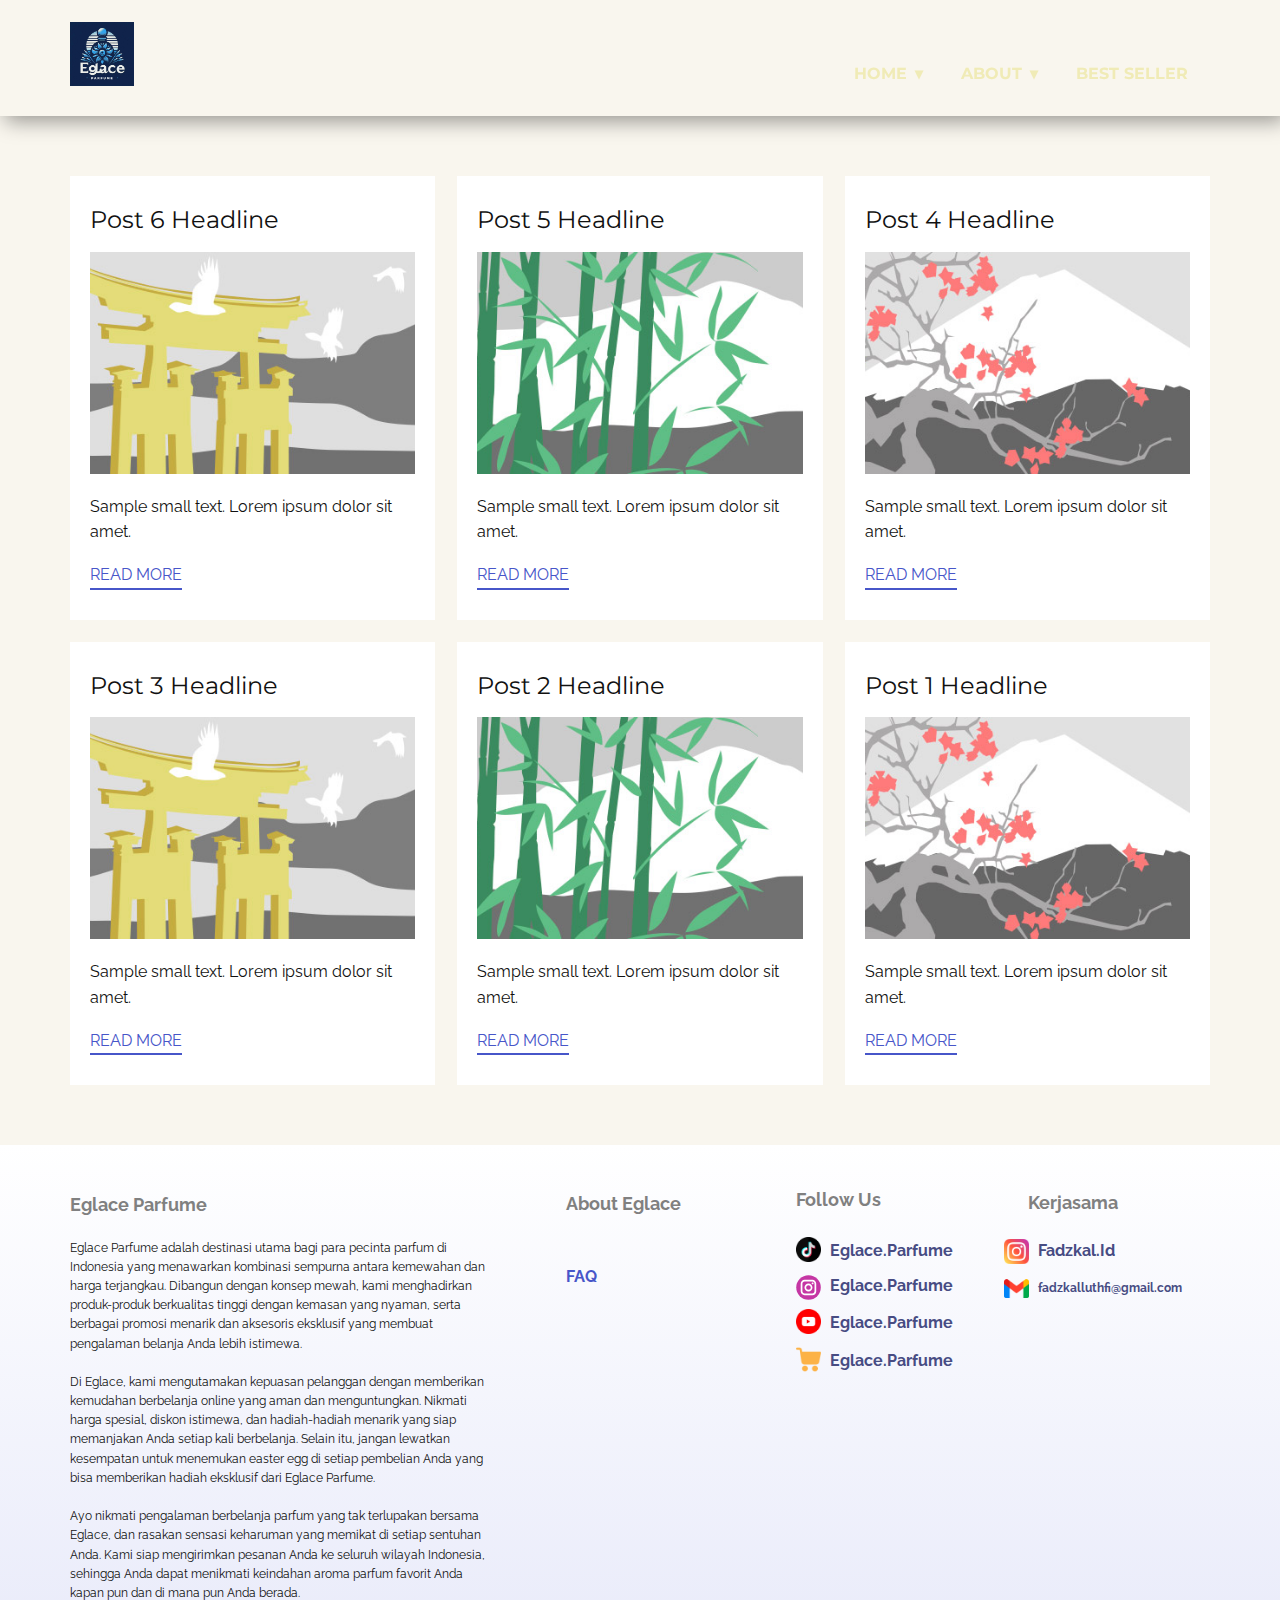
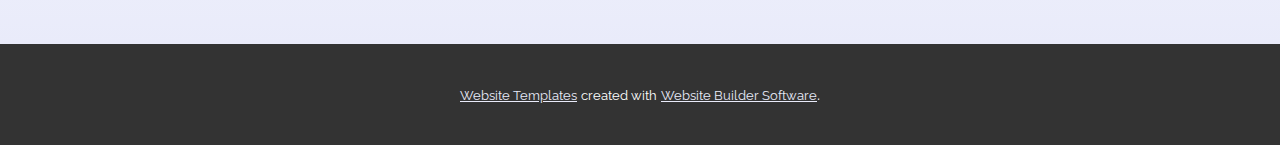
<file: blog/blog.html>
<!DOCTYPE html>
<html style="font-size: 16px;" lang="en-ID"><head>
    <meta name="viewport" content="width=device-width, initial-scale=1.0">
    <meta charset="utf-8">
    <meta name="keywords" content="">
    <meta name="description" content="">
    <title>Blog</title>
    <link rel="stylesheet" href="../nicepage.css" media="screen">
<link rel="stylesheet" href="../Blog-Template.css" media="screen">
    <script class="u-script" type="text/javascript" src="../jquery.js" defer=""></script>
    <script class="u-script" type="text/javascript" src="../nicepage.js" defer=""></script>
    <meta name="generator" content="Nicepage 6.7.6, nicepage.com">
    <link id="u-theme-google-font" rel="stylesheet" href="https://fonts.googleapis.com/css?family=Montserrat:100,100i,200,200i,300,300i,400,400i,500,500i,600,600i,700,700i,800,800i,900,900i|Raleway:100,100i,200,200i,300,300i,400,400i,500,500i,600,600i,700,700i,800,800i,900,900i">
    
    
    
    <script type="application/ld+json">{
		"@context": "http://schema.org",
		"@type": "Organization",
		"name": "EglaceParfume",
		"logo": "images/WhatsAppImage2024-02-16at20.37.50_ec97a41d.jpg",
		"sameAs": [
				"https://www.instagram.com/eglace.parfume/",
				"https://www.instagram.com/eglace.parfume/",
				"https://www.instagram.com/eglace.parfume/",
				"https://www.instagram.com/eglace.parfume/",
				"https://www.instagram.com/eglace.parfume/",
				"https://www.instagram.com/eglace.parfume/"
		]
}</script>
    <meta name="theme-color" content="#4756c9">
  <meta data-intl-tel-input-cdn-path="intlTelInput/"></head>
  <body data-path-to-root="./" data-include-products="false" class="u-body u-xl-mode" data-lang="en"><header class="u-box-shadow u-clearfix u-header u-sticky u-sticky-85d0 u-header" id="sec-03c7"><div class="u-clearfix u-sheet u-valign-middle u-sheet-1">
        <a href="https://www.instagram.com/eglace.parfume/" class="u-image u-logo u-image-1" data-image-width="4078" data-image-height="4062" title="Eglace Parfume">
          <img src="../images/WhatsAppImage2024-02-16at20.37.50_ec97a41d.jpg" class="u-logo-image u-logo-image-1">
        </a>
        <nav class="u-dropdown-icon u-menu u-menu-dropdown u-menu-open-right u-offcanvas u-menu-1">
          <div class="menu-collapse" style="font-size: 1rem; letter-spacing: 0px; font-weight: 700; text-transform: uppercase;">
            <a class="u-button-style u-custom-active-border-color u-custom-border u-custom-border-color u-custom-border-radius u-custom-borders u-custom-hover-border-color u-custom-left-right-menu-spacing u-custom-padding-bottom u-custom-text-active-color u-custom-text-color u-custom-text-hover-color u-custom-text-shadow u-custom-top-bottom-menu-spacing u-nav-link u-text-active-palette-1-base u-text-hover-palette-2-base" href="#">
              <svg class="u-svg-link" viewBox="0 0 24 24"><use xmlns:xlink="http://www.w3.org/1999/xlink" xlink:href="#menu-hamburger"></use></svg>
              <svg class="u-svg-content" version="1.1" id="menu-hamburger" viewBox="0 0 16 16" x="0px" y="0px" xmlns:xlink="http://www.w3.org/1999/xlink" xmlns="http://www.w3.org/2000/svg"><g><rect y="1" width="16" height="2"></rect><rect y="7" width="16" height="2"></rect><rect y="13" width="16" height="2"></rect>
</g></svg>
            </a>
          </div>
          <div class="u-custom-menu u-nav-container">
            <ul class="u-custom-font u-heading-font u-nav u-spacing-2 u-unstyled u-nav-1"><li class="u-nav-item"><a class="u-border-2 u-border-active-palette-3-light-2 u-border-hover-white u-button-style u-nav-link u-radius u-text-active-palette-3-dark-1 u-text-custom-color-2 u-text-hover-palette-3-light-2" href="../Eglace_Parfume.html" style="--radius:50px; padding: 10px 20px;">Home</a><div class="u-nav-popup"><ul class="u-h-spacing-20 u-nav u-unstyled u-v-spacing-10 u-nav-2"><li class="u-nav-item"><a class="u-button-style u-custom-color-4 u-hover-custom-color-2 u-nav-link u-text-active-custom-color-2 u-text-hover-palette-1-light-1" href="../Eglace_Parfume.html#fragnance1">Fragnance 1</a>
</li><li class="u-nav-item"><a class="u-button-style u-custom-color-4 u-hover-custom-color-2 u-nav-link u-text-active-custom-color-2 u-text-hover-palette-1-light-1" href="../Eglace_Parfume.html#fragnance2">Fragnance 2</a>
</li><li class="u-nav-item"><a class="u-button-style u-custom-color-4 u-hover-custom-color-2 u-nav-link u-text-active-custom-color-2 u-text-hover-palette-1-light-1" href="../Eglace_Parfume.html#fragnance3">Fragnance 3</a>
</li><li class="u-nav-item"><a class="u-button-style u-custom-color-4 u-hover-custom-color-2 u-nav-link u-text-active-custom-color-2 u-text-hover-palette-1-light-1" href="../Eglace_Parfume.html#spesialeglace">Spesial Eglace</a>
</li><li class="u-nav-item"><a class="u-button-style u-custom-color-4 u-hover-custom-color-2 u-nav-link u-text-active-custom-color-2 u-text-hover-palette-1-light-1" href="../Eglace_Parfume.html#contact">Contact</a>
</li></ul>
</div>
</li><li class="u-nav-item"><a class="u-border-2 u-border-active-palette-3-light-2 u-border-hover-white u-button-style u-nav-link u-radius u-text-active-palette-3-dark-1 u-text-custom-color-2 u-text-hover-palette-3-light-2" href="../About.html" style="--radius:50px; padding: 10px 20px;">About</a><div class="u-nav-popup"><ul class="u-h-spacing-20 u-nav u-unstyled u-v-spacing-10 u-nav-3"><li class="u-nav-item"><a class="u-button-style u-custom-color-4 u-hover-custom-color-2 u-nav-link u-text-active-custom-color-2 u-text-hover-palette-1-light-1" href="../About.html#about">Eglace</a>
</li><li class="u-nav-item"><a class="u-button-style u-custom-color-4 u-hover-custom-color-2 u-nav-link u-text-active-custom-color-2 u-text-hover-palette-1-light-1" href="../About.html#faq">FAQ</a>
</li><li class="u-nav-item"><a class="u-button-style u-custom-color-4 u-hover-custom-color-2 u-nav-link u-text-active-custom-color-2 u-text-hover-palette-1-light-1" href="../About.html#eglace_production">Eglace Production</a>
</li><li class="u-nav-item"><a class="u-button-style u-custom-color-4 u-hover-custom-color-2 u-nav-link u-text-active-custom-color-2 u-text-hover-palette-1-light-1" href="../About.html#kebijakan_privasi">Kebijakan Privasi</a>
</li><li class="u-nav-item"><a class="u-button-style u-custom-color-4 u-hover-custom-color-2 u-nav-link u-text-active-custom-color-2 u-text-hover-palette-1-light-1" href="../About.html#carousel_0bff">TUKAR TICKET EGLACE</a>
</li></ul>
</div>
</li><li class="u-nav-item"><a class="u-border-2 u-border-active-palette-3-light-2 u-border-hover-white u-button-style u-nav-link u-radius u-text-active-palette-3-dark-1 u-text-custom-color-2 u-text-hover-palette-3-light-2" href="../Best-Seller.html" style="--radius:50px; padding: 10px 20px;">Best Seller</a>
</li></ul>
          </div>
          <div class="u-custom-menu u-nav-container-collapse">
            <div class="u-container-style u-custom-color-1 u-inner-container-layout u-opacity u-opacity-85 u-sidenav">
              <div class="u-inner-container-layout u-sidenav-overflow">
                <div class="u-menu-close"></div>
                <ul class="u-align-center u-custom-font u-nav u-popupmenu-items u-spacing-9 u-text-active-custom-color-2 u-text-font u-text-hover-palette-1-light-1 u-unstyled u-nav-4"><li class="u-nav-item"><a class="u-button-style u-nav-link" href="../Eglace_Parfume.html">Home</a><div class="u-nav-popup"><ul class="u-h-spacing-20 u-nav u-unstyled u-v-spacing-10 u-nav-5"><li class="u-nav-item"><a class="u-button-style u-nav-link" href="../Eglace_Parfume.html#fragnance1">Fragnance 1</a>
</li><li class="u-nav-item"><a class="u-button-style u-nav-link" href="../Eglace_Parfume.html#fragnance2">Fragnance 2</a>
</li><li class="u-nav-item"><a class="u-button-style u-nav-link" href="../Eglace_Parfume.html#fragnance3">Fragnance 3</a>
</li><li class="u-nav-item"><a class="u-button-style u-nav-link" href="../Eglace_Parfume.html#spesialeglace">Spesial Eglace</a>
</li><li class="u-nav-item"><a class="u-button-style u-nav-link" href="../Eglace_Parfume.html#contact">Contact</a>
</li></ul>
</div>
</li><li class="u-nav-item"><a class="u-button-style u-nav-link" href="../About.html">About</a><div class="u-nav-popup"><ul class="u-h-spacing-20 u-nav u-unstyled u-v-spacing-10 u-nav-6"><li class="u-nav-item"><a class="u-button-style u-nav-link" href="../About.html#about">Eglace</a>
</li><li class="u-nav-item"><a class="u-button-style u-nav-link" href="../About.html#faq">FAQ</a>
</li><li class="u-nav-item"><a class="u-button-style u-nav-link" href="../About.html#eglace_production">Eglace Production</a>
</li><li class="u-nav-item"><a class="u-button-style u-nav-link" href="../About.html#kebijakan_privasi">Kebijakan Privasi</a>
</li><li class="u-nav-item"><a class="u-button-style u-nav-link" href="../About.html#carousel_0bff">TUKAR TICKET EGLACE</a>
</li></ul>
</div>
</li><li class="u-nav-item"><a class="u-button-style u-nav-link" href="../Best-Seller.html">Best Seller</a>
</li></ul>
              </div>
            </div>
            <div class="u-grey-5 u-menu-overlay u-opacity u-opacity-50"></div>
          </div>
        </nav>
      </div><style class="u-sticky-style" data-style-id="85d0">.u-sticky-fixed.u-sticky-85d0, .u-body.u-sticky-fixed .u-sticky-85d0 {
box-shadow: 5px 5px 20px 0 rgba(0,0,0,0.4) !important
}</style></header>
    <section class="u-clearfix u-section-1" id="sec-670e">
      <div class="u-clearfix u-sheet u-valign-middle u-sheet-1"><!--blog--><!--blog_options_json--><!--{"type":"Recent","source":"","tags":"","count":""}--><!--/blog_options_json-->
        <div class="u-blog u-expanded-width u-blog-1">
          <div class="u-list-control"></div>
          <div class="u-repeater u-repeater-1"><!--blog_post-->
            <div class="u-blog-post u-container-style u-repeater-item u-white u-repeater-item-1">
              <div class="u-container-layout u-similar-container u-valign-top u-container-layout-1"><!--blog_post_header-->
                <h4 class="u-blog-control u-text u-text-1">
                  <a class="u-post-header-link" href="../blog/post-5.html">Post 6 Headline</a>
                </h4><!--/blog_post_header--><!--blog_post_image-->
                <a class="u-post-header-link" href="../blog/post-5.html"><img alt="" class="u-blog-control u-expanded-width u-image u-image-default u-image-1" src="../images/8ad73f3c.jpeg"></a><!--/blog_post_image--><!--blog_post_content-->
                <div class="u-blog-control u-post-content u-text u-text-2 fr-view">Sample small text. Lorem ipsum dolor sit amet.</div><!--/blog_post_content--><!--blog_post_readmore-->
                <a href="../blog/post-5.html" class="u-blog-control u-border-2 u-border-no-left u-border-no-right u-border-no-top u-border-palette-1-base u-btn u-btn-rectangle u-button-style u-none u-btn-1"><!--blog_post_readmore_content--><!--options_json--><!--{"content":"","defaultValue":"Read More"}--><!--/options_json-->Read More<!--/blog_post_readmore_content--></a><!--/blog_post_readmore-->
              </div>
            </div><div class="u-blog-post u-container-style u-repeater-item u-video-cover u-white">
              <div class="u-container-layout u-similar-container u-valign-top u-container-layout-2"><!--blog_post_header-->
                <h4 class="u-blog-control u-text u-text-3">
                  <a class="u-post-header-link" href="../blog/post-4.html">Post 5 Headline</a>
                </h4><!--/blog_post_header--><!--blog_post_image-->
                <a class="u-post-header-link" href="../blog/post-4.html"><img alt="" class="u-blog-control u-expanded-width u-image u-image-default u-image-2" src="../images/68f64b9d.jpeg"></a><!--/blog_post_image--><!--blog_post_content-->
                <div class="u-blog-control u-post-content u-text u-text-4 fr-view">Sample small text. Lorem ipsum dolor sit amet.</div><!--/blog_post_content--><!--blog_post_readmore-->
                <a href="../blog/post-4.html" class="u-blog-control u-border-2 u-border-no-left u-border-no-right u-border-no-top u-border-palette-1-base u-btn u-btn-rectangle u-button-style u-none u-btn-2"><!--blog_post_readmore_content--><!--options_json--><!--{"content":"","defaultValue":"Read More"}--><!--/options_json-->Read More<!--/blog_post_readmore_content--></a><!--/blog_post_readmore-->
              </div>
            </div><div class="u-blog-post u-container-style u-repeater-item u-video-cover u-white">
              <div class="u-container-layout u-similar-container u-valign-top u-container-layout-3"><!--blog_post_header-->
                <h4 class="u-blog-control u-text u-text-5">
                  <a class="u-post-header-link" href="../blog/post-3.html">Post 4 Headline</a>
                </h4><!--/blog_post_header--><!--blog_post_image-->
                <a class="u-post-header-link" href="../blog/post-3.html"><img alt="" class="u-blog-control u-expanded-width u-image u-image-default u-image-3" src="../images/0fd3416c.jpeg"></a><!--/blog_post_image--><!--blog_post_content-->
                <div class="u-blog-control u-post-content u-text u-text-6 fr-view">Sample small text. Lorem ipsum dolor sit amet.</div><!--/blog_post_content--><!--blog_post_readmore-->
                <a href="../blog/post-3.html" class="u-blog-control u-border-2 u-border-no-left u-border-no-right u-border-no-top u-border-palette-1-base u-btn u-btn-rectangle u-button-style u-none u-btn-3"><!--blog_post_readmore_content--><!--options_json--><!--{"content":"","defaultValue":"Read More"}--><!--/options_json-->Read More<!--/blog_post_readmore_content--></a><!--/blog_post_readmore-->
              </div>
            </div><div class="u-blog-post u-container-style u-repeater-item u-white u-repeater-item-1">
              <div class="u-container-layout u-similar-container u-valign-top u-container-layout-1"><!--blog_post_header-->
                <h4 class="u-blog-control u-text u-text-1">
                  <a class="u-post-header-link" href="../blog/post-2.html">Post 3 Headline</a>
                </h4><!--/blog_post_header--><!--blog_post_image-->
                <a class="u-post-header-link" href="../blog/post-2.html"><img alt="" class="u-blog-control u-expanded-width u-image u-image-default u-image-1" src="../images/8ad73f3c.jpeg"></a><!--/blog_post_image--><!--blog_post_content-->
                <div class="u-blog-control u-post-content u-text u-text-2 fr-view">Sample small text. Lorem ipsum dolor sit amet.</div><!--/blog_post_content--><!--blog_post_readmore-->
                <a href="../blog/post-2.html" class="u-blog-control u-border-2 u-border-no-left u-border-no-right u-border-no-top u-border-palette-1-base u-btn u-btn-rectangle u-button-style u-none u-btn-1"><!--blog_post_readmore_content--><!--options_json--><!--{"content":"","defaultValue":"Read More"}--><!--/options_json-->Read More<!--/blog_post_readmore_content--></a><!--/blog_post_readmore-->
              </div>
            </div><div class="u-blog-post u-container-style u-repeater-item u-video-cover u-white">
              <div class="u-container-layout u-similar-container u-valign-top u-container-layout-2"><!--blog_post_header-->
                <h4 class="u-blog-control u-text u-text-3">
                  <a class="u-post-header-link" href="../blog/post-1.html">Post 2 Headline</a>
                </h4><!--/blog_post_header--><!--blog_post_image-->
                <a class="u-post-header-link" href="../blog/post-1.html"><img alt="" class="u-blog-control u-expanded-width u-image u-image-default u-image-2" src="../images/68f64b9d.jpeg"></a><!--/blog_post_image--><!--blog_post_content-->
                <div class="u-blog-control u-post-content u-text u-text-4 fr-view">Sample small text. Lorem ipsum dolor sit amet.</div><!--/blog_post_content--><!--blog_post_readmore-->
                <a href="../blog/post-1.html" class="u-blog-control u-border-2 u-border-no-left u-border-no-right u-border-no-top u-border-palette-1-base u-btn u-btn-rectangle u-button-style u-none u-btn-2"><!--blog_post_readmore_content--><!--options_json--><!--{"content":"","defaultValue":"Read More"}--><!--/options_json-->Read More<!--/blog_post_readmore_content--></a><!--/blog_post_readmore-->
              </div>
            </div><div class="u-blog-post u-container-style u-repeater-item u-video-cover u-white">
              <div class="u-container-layout u-similar-container u-valign-top u-container-layout-3"><!--blog_post_header-->
                <h4 class="u-blog-control u-text u-text-5">
                  <a class="u-post-header-link" href="../blog/post.html">Post 1 Headline</a>
                </h4><!--/blog_post_header--><!--blog_post_image-->
                <a class="u-post-header-link" href="../blog/post.html"><img alt="" class="u-blog-control u-expanded-width u-image u-image-default u-image-3" src="../images/0fd3416c.jpeg"></a><!--/blog_post_image--><!--blog_post_content-->
                <div class="u-blog-control u-post-content u-text u-text-6 fr-view">Sample small text. Lorem ipsum dolor sit amet.</div><!--/blog_post_content--><!--blog_post_readmore-->
                <a href="../blog/post.html" class="u-blog-control u-border-2 u-border-no-left u-border-no-right u-border-no-top u-border-palette-1-base u-btn u-btn-rectangle u-button-style u-none u-btn-3"><!--blog_post_readmore_content--><!--options_json--><!--{"content":"","defaultValue":"Read More"}--><!--/options_json-->Read More<!--/blog_post_readmore_content--></a><!--/blog_post_readmore-->
              </div>
            </div><!--/blog_post--><!--blog_post-->
            <!--/blog_post--><!--blog_post-->
            <!--/blog_post-->
          </div>
          <div class="u-list-control"></div>
        </div><!--/blog-->
      </div>
    </section>
    
    
    
    <footer class="u-align-center-md u-align-center-sm u-align-center-xs u-clearfix u-footer u-gradient u-footer" id="sec-9b79"><div class="u-clearfix u-sheet u-sheet-1">
        <div class="u-clearfix u-group-elements u-group-elements-1">
          <div class="u-clearfix u-expanded-width-lg u-expanded-width-md u-expanded-width-sm u-expanded-width-xs u-group-elements u-group-elements-2" data-animation-out="0">
            <p class="u-align-left u-text u-text-grey-50 u-text-1">Follow Us </p>
            <div class="u-align-left u-social-icons u-spacing-23 u-social-icons-1">
              <a class="u-social-url" title="linkedin" target="_blank" href="https://www.instagram.com/eglace.parfume/"><span class="u-file-icon u-icon u-social-icon u-social-linkedin u-icon-1"><img src="../images/4782345.png" alt=""></span>
              </a>
            </div>
            <div class="u-align-left u-social-icons u-spacing-23 u-social-icons-2">
              <a class="u-social-url" title="instagram" target="_blank" href="https://www.instagram.com/eglace.parfume/"><span class="u-icon u-social-icon u-social-instagram u-icon-2"><svg class="u-svg-link" preserveAspectRatio="xMidYMin slice" viewBox="0 0 112 112" style=""><use xmlns:xlink="http://www.w3.org/1999/xlink" xlink:href="#svg-a633"></use></svg><svg class="u-svg-content" viewBox="0 0 112 112" x="0" y="0" id="svg-a633"><circle fill="currentColor" cx="56.1" cy="56.1" r="55"></circle><path fill="#FFFFFF" d="M55.9,38.2c-9.9,0-17.9,8-17.9,17.9C38,66,46,74,55.9,74c9.9,0,17.9-8,17.9-17.9C73.8,46.2,65.8,38.2,55.9,38.2
      z M55.9,66.4c-5.7,0-10.3-4.6-10.3-10.3c-0.1-5.7,4.6-10.3,10.3-10.3c5.7,0,10.3,4.6,10.3,10.3C66.2,61.8,61.6,66.4,55.9,66.4z"></path><path fill="#FFFFFF" d="M74.3,33.5c-2.3,0-4.2,1.9-4.2,4.2s1.9,4.2,4.2,4.2s4.2-1.9,4.2-4.2S76.6,33.5,74.3,33.5z"></path><path fill="#FFFFFF" d="M73.1,21.3H38.6c-9.7,0-17.5,7.9-17.5,17.5v34.5c0,9.7,7.9,17.6,17.5,17.6h34.5c9.7,0,17.5-7.9,17.5-17.5V38.8
      C90.6,29.1,82.7,21.3,73.1,21.3z M83,73.3c0,5.5-4.5,9.9-9.9,9.9H38.6c-5.5,0-9.9-4.5-9.9-9.9V38.8c0-5.5,4.5-9.9,9.9-9.9h34.5
      c5.5,0,9.9,4.5,9.9,9.9V73.3z"></path></svg></span>
              </a>
            </div>
            <div class="u-align-left u-social-icons u-spacing-23 u-social-icons-3">
              <a class="u-social-url" title="linkedin" target="_blank" href="https://www.instagram.com/eglace.parfume/"><span class="u-file-icon u-icon u-social-icon u-social-linkedin u-icon-3"><img src="../images/3670147.png" alt=""></span>
              </a>
            </div>
            <div class="u-align-left u-social-icons u-spacing-23 u-social-icons-4">
              <a class="u-social-url" title="linkedin" target="_blank" href="https://www.instagram.com/eglace.parfume/"><span class="u-file-icon u-icon u-social-icon u-social-linkedin u-text-custom-color-5 u-icon-4"><img src="../images/709640-fc42ac39.png" alt=""></span>
              </a>
            </div>
          </div>
          <p class="u-align-left u-hover-feature u-text u-text-custom-color-4 u-text-2">Eglace.Parfume </p>
          <p class="u-align-left u-hover-feature u-text u-text-custom-color-4 u-text-3">Eglace.Parfume </p>
          <p class="u-align-left u-hover-feature u-text u-text-custom-color-4 u-text-4">Eglace.Parfume </p>
          <p class="u-align-left u-hover-feature u-text u-text-custom-color-4 u-text-default u-text-5">Eglace.Parfume </p>
        </div>
        <div class="u-clearfix u-group-elements u-group-elements-3">
          <p class="u-align-left u-text u-text-grey-50 u-text-6">Kerjasama </p>
          <p class="u-align-left u-hover-feature u-text u-text-custom-color-4 u-text-7">Fadzkal​.Id</p>
          <div class="u-align-left u-social-icons u-spacing-23 u-social-icons-5">
            <a class="u-social-url" title="linkedin" target="_blank" href="https://www.instagram.com/eglace.parfume/"><span class="u-file-icon u-icon u-social-icon u-social-linkedin u-icon-5"><img src="../images/2111463.png" alt=""></span>
            </a>
          </div>
          <div class="u-align-left u-social-icons u-spacing-23 u-social-icons-6">
            <a class="u-social-url" title="instagram" target="_blank" href="https://www.instagram.com/eglace.parfume/"><span class="u-file-icon u-icon u-social-icon u-social-instagram u-icon-6"><img src="../images/5968534.png" alt=""></span>
            </a>
          </div>
          <p class="u-align-left u-hover-feature u-text u-text-custom-color-4 u-text-8">fadzkalluthfi@gmail.com</p>
        </div>
        <p class="u-align-left u-text u-text-grey-50 u-text-9">Eglace Parfume<span style="font-weight: 700;"></span>
        </p>
        <div class="u-clearfix u-group-elements u-group-elements-4" href="../About.html" data-animation-out="0">
          <p class="u-align-left u-text u-text-grey-50 u-text-10">About Eglace</p>
          <p class="u-align-left u-hover-feature u-text u-text-custom-color-4 u-text-11" data-animation-name="customAnimationIn" data-animation-duration="1000" data-animation-delay="0">
            <a class="u-active-none u-border-none u-btn u-button-link u-button-style u-hover-none u-none u-text-palette-1-base u-btn-1" data-href="../About.html" href="../About.html#about">Tentang Kami </a>
          </p>
          <p class="u-align-left u-hover-feature u-text u-text-custom-color-4 u-text-12">
            <a class="u-active-none u-border-none u-btn u-button-link u-button-style u-hover-none u-none u-text-palette-1-base u-btn-2" data-href="#" href="../About.html#faq">FAQ</a>
          </p>
          <p class="u-align-left u-hover-feature u-text u-text-custom-color-4 u-text-13" data-animation-name="customAnimationIn" data-animation-duration="1000" data-animation-delay="0">
            <a class="u-active-none u-border-none u-btn u-button-link u-button-style u-hover-none u-none u-text-palette-1-base u-btn-3" data-href="#" href="../About.html#eglace_production">Eglace Production </a>
          </p>
          <p class="u-align-left u-hover-feature u-text u-text-custom-color-4 u-text-14" data-animation-name="customAnimationIn" data-animation-duration="1000" data-animation-delay="0">
            <a class="u-active-none u-border-none u-btn u-button-link u-button-style u-hover-none u-none u-text-palette-1-base u-btn-4" href="../About.html#kebijakan_privasi">Kebijakan Privasi </a>
          </p>
        </div>
        <p class="u-align-left u-text u-text-15">Eglace Parfume adalah destinasi utama bagi para pecinta parfum di Indonesia yang menawarkan kombinasi sempurna antara kemewahan dan harga terjangkau. Dibangun dengan konsep mewah, kami menghadirkan produk-produk berkualitas tinggi dengan kemasan yang nyaman, serta berbagai promosi menarik dan aksesoris eksklusif yang membuat pengalaman belanja Anda lebih istimewa.<br>
          <br>Di Eglace, kami mengutamakan kepuasan pelanggan dengan memberikan kemudahan berbelanja online yang aman dan menguntungkan. Nikmati harga spesial, diskon istimewa, dan hadiah-hadiah menarik yang siap memanjakan Anda setiap kali berbelanja. Selain itu, jangan lewatkan kesempatan untuk menemukan easter egg di setiap pembelian Anda yang bisa memberikan hadiah eksklusif dari Eglace Parfume.<br>
          <br>Ayo nikmati pengalaman berbelanja parfum yang tak terlupakan bersama Eglace, dan rasakan sensasi keharuman yang memikat di setiap sentuhan Anda. Kami siap mengirimkan pesanan Anda ke seluruh wilayah Indonesia, sehingga Anda dapat menikmati keindahan aroma parfum favorit Anda kapan pun dan di mana pun Anda berada. 
        </p>
      </div></footer>
    <section class="u-backlink u-clearfix u-grey-80">
      <a class="u-link" href="https://nicepage.com/website-templates" target="_blank">
        <span>Website Templates</span>
      </a>
      <p class="u-text">
        <span>created with</span>
      </p>
      <a class="u-link" href="" target="_blank">
        <span>Website Builder Software</span>
      </a>. 
    </section>
  
</body></html>
</file>
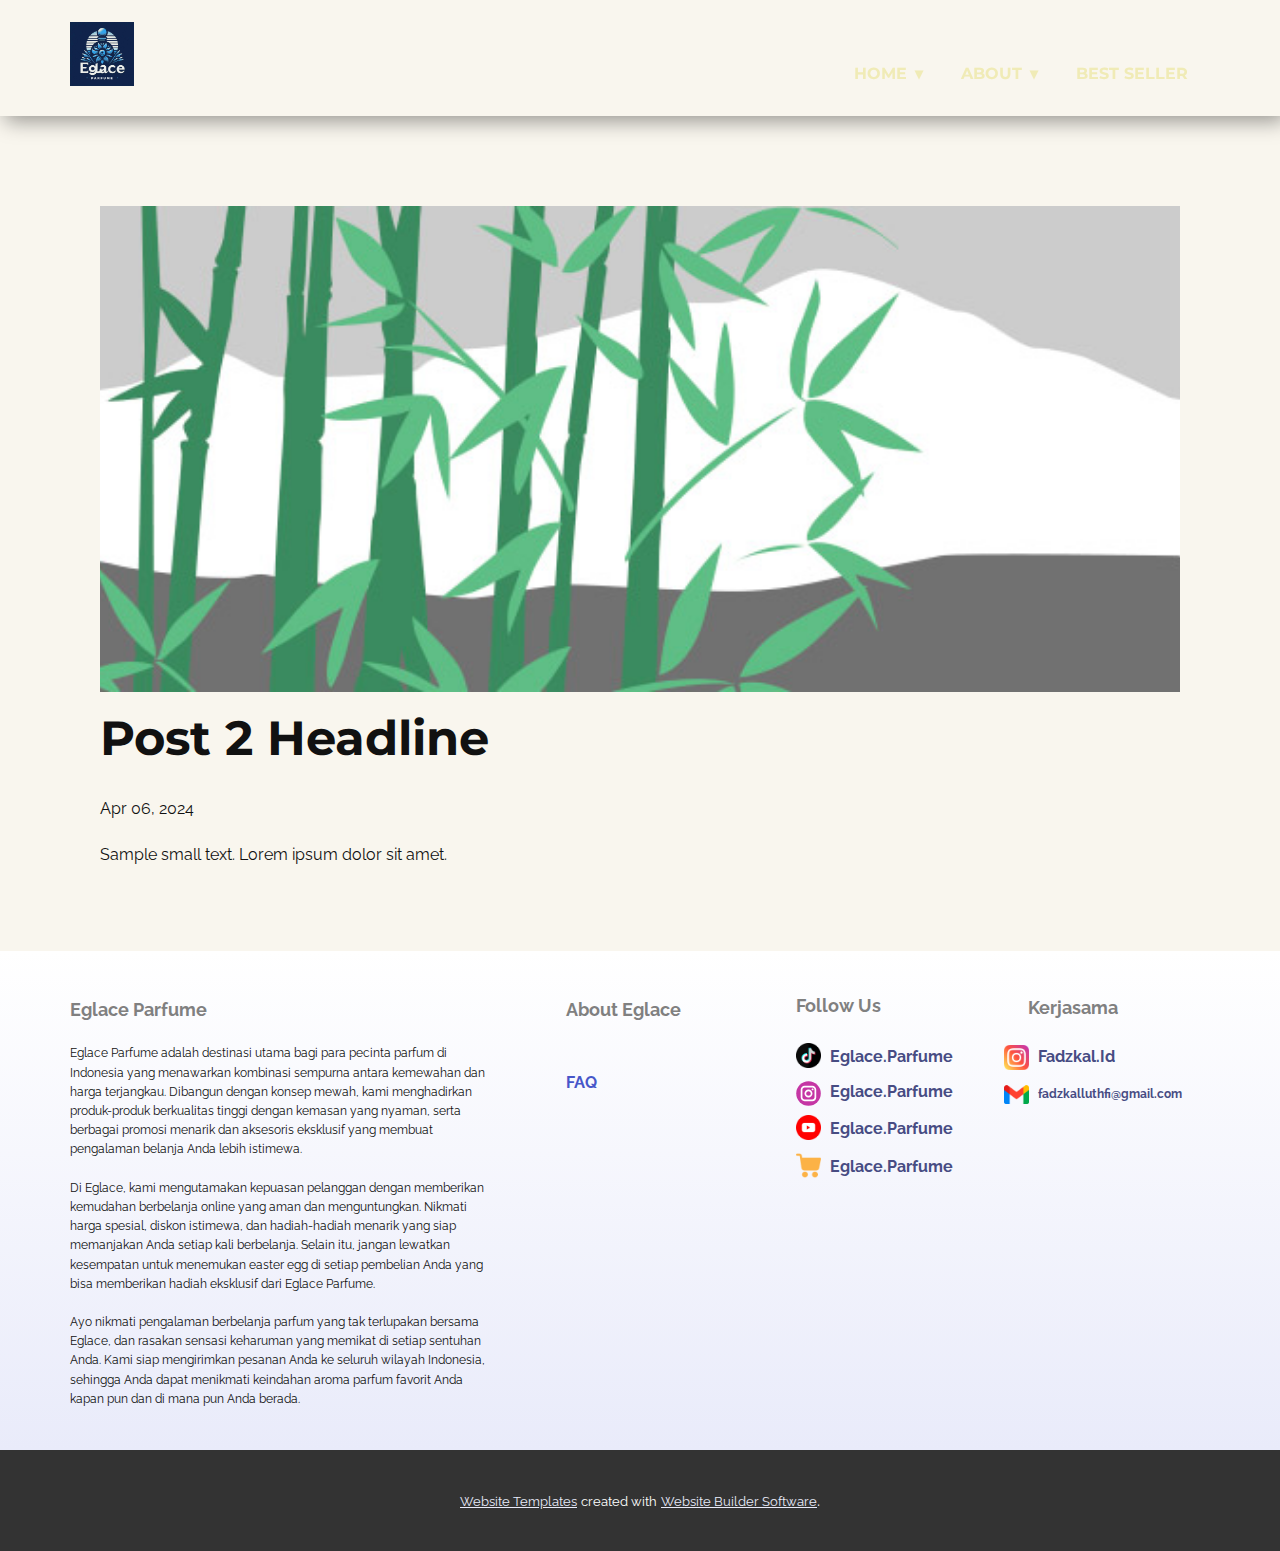
<file: blog/post-1.html>
<!DOCTYPE html>
<html style="font-size: 16px;" lang="en-ID"><head>
    <meta name="viewport" content="width=device-width, initial-scale=1.0">
    <meta charset="utf-8">
    <meta name="keywords" content="Post 1 Headline">
    <meta name="description" content="">
    <title>Post 2 Headline</title>
    <link rel="stylesheet" href="../nicepage.css" media="screen">
<link rel="stylesheet" href="../Post-Template.css" media="screen">
    <script class="u-script" type="text/javascript" src="../jquery.js" defer=""></script>
    <script class="u-script" type="text/javascript" src="../nicepage.js" defer=""></script>
    <meta name="generator" content="Nicepage 6.7.6, nicepage.com">
    <link id="u-theme-google-font" rel="stylesheet" href="https://fonts.googleapis.com/css?family=Montserrat:100,100i,200,200i,300,300i,400,400i,500,500i,600,600i,700,700i,800,800i,900,900i|Raleway:100,100i,200,200i,300,300i,400,400i,500,500i,600,600i,700,700i,800,800i,900,900i">
    <link id="u-page-google-font" rel="stylesheet" href="https://fonts.googleapis.com/css?family=Montserrat:100,100i,200,200i,300,300i,400,400i,500,500i,600,600i,700,700i,800,800i,900,900i">
    
    
    
    <script type="application/ld+json">{
		"@context": "http://schema.org",
		"@type": "Organization",
		"name": "EglaceParfume",
		"logo": "images/WhatsAppImage2024-02-16at20.37.50_ec97a41d.jpg",
		"sameAs": [
				"https://www.instagram.com/eglace.parfume/",
				"https://www.instagram.com/eglace.parfume/",
				"https://www.instagram.com/eglace.parfume/",
				"https://www.instagram.com/eglace.parfume/",
				"https://www.instagram.com/eglace.parfume/",
				"https://www.instagram.com/eglace.parfume/"
		]
}</script>
    <meta name="theme-color" content="#4756c9">
  <meta data-intl-tel-input-cdn-path="intlTelInput/"></head>
  <body data-path-to-root="./" data-include-products="false" class="u-body u-xl-mode" data-lang="en"><header class="u-box-shadow u-clearfix u-header u-sticky u-sticky-85d0 u-header" id="sec-03c7"><div class="u-clearfix u-sheet u-valign-middle u-sheet-1">
        <a href="https://www.instagram.com/eglace.parfume/" class="u-image u-logo u-image-1" data-image-width="4078" data-image-height="4062" title="Eglace Parfume">
          <img src="../images/WhatsAppImage2024-02-16at20.37.50_ec97a41d.jpg" class="u-logo-image u-logo-image-1">
        </a>
        <nav class="u-dropdown-icon u-menu u-menu-dropdown u-menu-open-right u-offcanvas u-menu-1">
          <div class="menu-collapse" style="font-size: 1rem; letter-spacing: 0px; font-weight: 700; text-transform: uppercase;">
            <a class="u-button-style u-custom-active-border-color u-custom-border u-custom-border-color u-custom-border-radius u-custom-borders u-custom-hover-border-color u-custom-left-right-menu-spacing u-custom-padding-bottom u-custom-text-active-color u-custom-text-color u-custom-text-hover-color u-custom-text-shadow u-custom-top-bottom-menu-spacing u-nav-link u-text-active-palette-1-base u-text-hover-palette-2-base" href="#">
              <svg class="u-svg-link" viewBox="0 0 24 24"><use xmlns:xlink="http://www.w3.org/1999/xlink" xlink:href="#menu-hamburger"></use></svg>
              <svg class="u-svg-content" version="1.1" id="menu-hamburger" viewBox="0 0 16 16" x="0px" y="0px" xmlns:xlink="http://www.w3.org/1999/xlink" xmlns="http://www.w3.org/2000/svg"><g><rect y="1" width="16" height="2"></rect><rect y="7" width="16" height="2"></rect><rect y="13" width="16" height="2"></rect>
</g></svg>
            </a>
          </div>
          <div class="u-custom-menu u-nav-container">
            <ul class="u-custom-font u-heading-font u-nav u-spacing-2 u-unstyled u-nav-1"><li class="u-nav-item"><a class="u-border-2 u-border-active-palette-3-light-2 u-border-hover-white u-button-style u-nav-link u-radius u-text-active-palette-3-dark-1 u-text-custom-color-2 u-text-hover-palette-3-light-2" href="../Eglace_Parfume.html" style="--radius:50px; padding: 10px 20px;">Home</a><div class="u-nav-popup"><ul class="u-h-spacing-20 u-nav u-unstyled u-v-spacing-10 u-nav-2"><li class="u-nav-item"><a class="u-button-style u-custom-color-4 u-hover-custom-color-2 u-nav-link u-text-active-custom-color-2 u-text-hover-palette-1-light-1" href="../Eglace_Parfume.html#fragnance1">Fragnance 1</a>
</li><li class="u-nav-item"><a class="u-button-style u-custom-color-4 u-hover-custom-color-2 u-nav-link u-text-active-custom-color-2 u-text-hover-palette-1-light-1" href="../Eglace_Parfume.html#fragnance2">Fragnance 2</a>
</li><li class="u-nav-item"><a class="u-button-style u-custom-color-4 u-hover-custom-color-2 u-nav-link u-text-active-custom-color-2 u-text-hover-palette-1-light-1" href="../Eglace_Parfume.html#fragnance3">Fragnance 3</a>
</li><li class="u-nav-item"><a class="u-button-style u-custom-color-4 u-hover-custom-color-2 u-nav-link u-text-active-custom-color-2 u-text-hover-palette-1-light-1" href="../Eglace_Parfume.html#spesialeglace">Spesial Eglace</a>
</li><li class="u-nav-item"><a class="u-button-style u-custom-color-4 u-hover-custom-color-2 u-nav-link u-text-active-custom-color-2 u-text-hover-palette-1-light-1" href="../Eglace_Parfume.html#contact">Contact</a>
</li></ul>
</div>
</li><li class="u-nav-item"><a class="u-border-2 u-border-active-palette-3-light-2 u-border-hover-white u-button-style u-nav-link u-radius u-text-active-palette-3-dark-1 u-text-custom-color-2 u-text-hover-palette-3-light-2" href="../About.html" style="--radius:50px; padding: 10px 20px;">About</a><div class="u-nav-popup"><ul class="u-h-spacing-20 u-nav u-unstyled u-v-spacing-10 u-nav-3"><li class="u-nav-item"><a class="u-button-style u-custom-color-4 u-hover-custom-color-2 u-nav-link u-text-active-custom-color-2 u-text-hover-palette-1-light-1" href="../About.html#about">Eglace</a>
</li><li class="u-nav-item"><a class="u-button-style u-custom-color-4 u-hover-custom-color-2 u-nav-link u-text-active-custom-color-2 u-text-hover-palette-1-light-1" href="../About.html#faq">FAQ</a>
</li><li class="u-nav-item"><a class="u-button-style u-custom-color-4 u-hover-custom-color-2 u-nav-link u-text-active-custom-color-2 u-text-hover-palette-1-light-1" href="../About.html#eglace_production">Eglace Production</a>
</li><li class="u-nav-item"><a class="u-button-style u-custom-color-4 u-hover-custom-color-2 u-nav-link u-text-active-custom-color-2 u-text-hover-palette-1-light-1" href="../About.html#kebijakan_privasi">Kebijakan Privasi</a>
</li><li class="u-nav-item"><a class="u-button-style u-custom-color-4 u-hover-custom-color-2 u-nav-link u-text-active-custom-color-2 u-text-hover-palette-1-light-1" href="../About.html#carousel_0bff">TUKAR TICKET EGLACE</a>
</li></ul>
</div>
</li><li class="u-nav-item"><a class="u-border-2 u-border-active-palette-3-light-2 u-border-hover-white u-button-style u-nav-link u-radius u-text-active-palette-3-dark-1 u-text-custom-color-2 u-text-hover-palette-3-light-2" href="../Best-Seller.html" style="--radius:50px; padding: 10px 20px;">Best Seller</a>
</li></ul>
          </div>
          <div class="u-custom-menu u-nav-container-collapse">
            <div class="u-container-style u-custom-color-1 u-inner-container-layout u-opacity u-opacity-85 u-sidenav">
              <div class="u-inner-container-layout u-sidenav-overflow">
                <div class="u-menu-close"></div>
                <ul class="u-align-center u-custom-font u-nav u-popupmenu-items u-spacing-9 u-text-active-custom-color-2 u-text-font u-text-hover-palette-1-light-1 u-unstyled u-nav-4"><li class="u-nav-item"><a class="u-button-style u-nav-link" href="../Eglace_Parfume.html">Home</a><div class="u-nav-popup"><ul class="u-h-spacing-20 u-nav u-unstyled u-v-spacing-10 u-nav-5"><li class="u-nav-item"><a class="u-button-style u-nav-link" href="../Eglace_Parfume.html#fragnance1">Fragnance 1</a>
</li><li class="u-nav-item"><a class="u-button-style u-nav-link" href="../Eglace_Parfume.html#fragnance2">Fragnance 2</a>
</li><li class="u-nav-item"><a class="u-button-style u-nav-link" href="../Eglace_Parfume.html#fragnance3">Fragnance 3</a>
</li><li class="u-nav-item"><a class="u-button-style u-nav-link" href="../Eglace_Parfume.html#spesialeglace">Spesial Eglace</a>
</li><li class="u-nav-item"><a class="u-button-style u-nav-link" href="../Eglace_Parfume.html#contact">Contact</a>
</li></ul>
</div>
</li><li class="u-nav-item"><a class="u-button-style u-nav-link" href="../About.html">About</a><div class="u-nav-popup"><ul class="u-h-spacing-20 u-nav u-unstyled u-v-spacing-10 u-nav-6"><li class="u-nav-item"><a class="u-button-style u-nav-link" href="../About.html#about">Eglace</a>
</li><li class="u-nav-item"><a class="u-button-style u-nav-link" href="../About.html#faq">FAQ</a>
</li><li class="u-nav-item"><a class="u-button-style u-nav-link" href="../About.html#eglace_production">Eglace Production</a>
</li><li class="u-nav-item"><a class="u-button-style u-nav-link" href="../About.html#kebijakan_privasi">Kebijakan Privasi</a>
</li><li class="u-nav-item"><a class="u-button-style u-nav-link" href="../About.html#carousel_0bff">TUKAR TICKET EGLACE</a>
</li></ul>
</div>
</li><li class="u-nav-item"><a class="u-button-style u-nav-link" href="../Best-Seller.html">Best Seller</a>
</li></ul>
              </div>
            </div>
            <div class="u-grey-5 u-menu-overlay u-opacity u-opacity-50"></div>
          </div>
        </nav>
      </div><style class="u-sticky-style" data-style-id="85d0">.u-sticky-fixed.u-sticky-85d0, .u-body.u-sticky-fixed .u-sticky-85d0 {
box-shadow: 5px 5px 20px 0 rgba(0,0,0,0.4) !important
}</style></header>
    <section class="u-align-center u-clearfix u-section-1" id="sec-637e">
      <div class="u-clearfix u-sheet u-valign-middle-md u-valign-middle-sm u-valign-middle-xs u-sheet-1"><!--post_details--><!--post_details_options_json--><!--{"source":""}--><!--/post_details_options_json--><!--blog_post-->
        <div class="u-container-style u-expanded-width u-post-details u-post-details-1">
          <div class="u-container-layout u-valign-middle u-container-layout-1"><!--blog_post_image-->
            <img alt="" class="u-blog-control u-expanded-width u-image u-image-default u-image-1" src="../images/68f64b9d.jpeg"><!--/blog_post_image--><!--blog_post_header-->
            <h2 class="u-blog-control u-text u-text-1">Post 2 Headline</h2><!--/blog_post_header--><!--blog_post_metadata-->
            <div class="u-blog-control u-metadata u-metadata-1"><!--blog_post_metadata_date-->
              <span class="u-meta-date u-meta-icon">Apr 06, 2024</span><!--/blog_post_metadata_date--><!--blog_post_metadata_category-->
              <!--/blog_post_metadata_category--><!--blog_post_metadata_comments-->
              <!--/blog_post_metadata_comments-->
            </div><!--/blog_post_metadata--><!--blog_post_content-->
            <div class="u-align-justify u-blog-control u-post-content u-text u-text-2 fr-view">
  Sample small text. Lorem ipsum dolor sit amet.
  </div><!--/blog_post_content-->
          </div>
        </div><!--/blog_post--><!--/post_details-->
      </div>
    </section>
    
    
    
    <footer class="u-align-center-md u-align-center-sm u-align-center-xs u-clearfix u-footer u-gradient u-footer" id="sec-9b79"><div class="u-clearfix u-sheet u-sheet-1">
        <div class="u-clearfix u-group-elements u-group-elements-1">
          <div class="u-clearfix u-expanded-width-lg u-expanded-width-md u-expanded-width-sm u-expanded-width-xs u-group-elements u-group-elements-2" data-animation-out="0">
            <p class="u-align-left u-text u-text-grey-50 u-text-1">Follow Us </p>
            <div class="u-align-left u-social-icons u-spacing-23 u-social-icons-1">
              <a class="u-social-url" title="linkedin" target="_blank" href="https://www.instagram.com/eglace.parfume/"><span class="u-file-icon u-icon u-social-icon u-social-linkedin u-icon-1"><img src="../images/4782345.png" alt=""></span>
              </a>
            </div>
            <div class="u-align-left u-social-icons u-spacing-23 u-social-icons-2">
              <a class="u-social-url" title="instagram" target="_blank" href="https://www.instagram.com/eglace.parfume/"><span class="u-icon u-social-icon u-social-instagram u-icon-2"><svg class="u-svg-link" preserveAspectRatio="xMidYMin slice" viewBox="0 0 112 112" style=""><use xmlns:xlink="http://www.w3.org/1999/xlink" xlink:href="#svg-a633"></use></svg><svg class="u-svg-content" viewBox="0 0 112 112" x="0" y="0" id="svg-a633"><circle fill="currentColor" cx="56.1" cy="56.1" r="55"></circle><path fill="#FFFFFF" d="M55.9,38.2c-9.9,0-17.9,8-17.9,17.9C38,66,46,74,55.9,74c9.9,0,17.9-8,17.9-17.9C73.8,46.2,65.8,38.2,55.9,38.2
      z M55.9,66.4c-5.7,0-10.3-4.6-10.3-10.3c-0.1-5.7,4.6-10.3,10.3-10.3c5.7,0,10.3,4.6,10.3,10.3C66.2,61.8,61.6,66.4,55.9,66.4z"></path><path fill="#FFFFFF" d="M74.3,33.5c-2.3,0-4.2,1.9-4.2,4.2s1.9,4.2,4.2,4.2s4.2-1.9,4.2-4.2S76.6,33.5,74.3,33.5z"></path><path fill="#FFFFFF" d="M73.1,21.3H38.6c-9.7,0-17.5,7.9-17.5,17.5v34.5c0,9.7,7.9,17.6,17.5,17.6h34.5c9.7,0,17.5-7.9,17.5-17.5V38.8
      C90.6,29.1,82.7,21.3,73.1,21.3z M83,73.3c0,5.5-4.5,9.9-9.9,9.9H38.6c-5.5,0-9.9-4.5-9.9-9.9V38.8c0-5.5,4.5-9.9,9.9-9.9h34.5
      c5.5,0,9.9,4.5,9.9,9.9V73.3z"></path></svg></span>
              </a>
            </div>
            <div class="u-align-left u-social-icons u-spacing-23 u-social-icons-3">
              <a class="u-social-url" title="linkedin" target="_blank" href="https://www.instagram.com/eglace.parfume/"><span class="u-file-icon u-icon u-social-icon u-social-linkedin u-icon-3"><img src="../images/3670147.png" alt=""></span>
              </a>
            </div>
            <div class="u-align-left u-social-icons u-spacing-23 u-social-icons-4">
              <a class="u-social-url" title="linkedin" target="_blank" href="https://www.instagram.com/eglace.parfume/"><span class="u-file-icon u-icon u-social-icon u-social-linkedin u-text-custom-color-5 u-icon-4"><img src="../images/709640-fc42ac39.png" alt=""></span>
              </a>
            </div>
          </div>
          <p class="u-align-left u-hover-feature u-text u-text-custom-color-4 u-text-2">Eglace.Parfume </p>
          <p class="u-align-left u-hover-feature u-text u-text-custom-color-4 u-text-3">Eglace.Parfume </p>
          <p class="u-align-left u-hover-feature u-text u-text-custom-color-4 u-text-4">Eglace.Parfume </p>
          <p class="u-align-left u-hover-feature u-text u-text-custom-color-4 u-text-default u-text-5">Eglace.Parfume </p>
        </div>
        <div class="u-clearfix u-group-elements u-group-elements-3">
          <p class="u-align-left u-text u-text-grey-50 u-text-6">Kerjasama </p>
          <p class="u-align-left u-hover-feature u-text u-text-custom-color-4 u-text-7">Fadzkal​.Id</p>
          <div class="u-align-left u-social-icons u-spacing-23 u-social-icons-5">
            <a class="u-social-url" title="linkedin" target="_blank" href="https://www.instagram.com/eglace.parfume/"><span class="u-file-icon u-icon u-social-icon u-social-linkedin u-icon-5"><img src="../images/2111463.png" alt=""></span>
            </a>
          </div>
          <div class="u-align-left u-social-icons u-spacing-23 u-social-icons-6">
            <a class="u-social-url" title="instagram" target="_blank" href="https://www.instagram.com/eglace.parfume/"><span class="u-file-icon u-icon u-social-icon u-social-instagram u-icon-6"><img src="../images/5968534.png" alt=""></span>
            </a>
          </div>
          <p class="u-align-left u-hover-feature u-text u-text-custom-color-4 u-text-8">fadzkalluthfi@gmail.com</p>
        </div>
        <p class="u-align-left u-text u-text-grey-50 u-text-9">Eglace Parfume<span style="font-weight: 700;"></span>
        </p>
        <div class="u-clearfix u-group-elements u-group-elements-4" href="../About.html" data-animation-out="0">
          <p class="u-align-left u-text u-text-grey-50 u-text-10">About Eglace</p>
          <p class="u-align-left u-hover-feature u-text u-text-custom-color-4 u-text-11" data-animation-name="customAnimationIn" data-animation-duration="1000" data-animation-delay="0">
            <a class="u-active-none u-border-none u-btn u-button-link u-button-style u-hover-none u-none u-text-palette-1-base u-btn-1" data-href="../About.html" href="../About.html#about">Tentang Kami </a>
          </p>
          <p class="u-align-left u-hover-feature u-text u-text-custom-color-4 u-text-12">
            <a class="u-active-none u-border-none u-btn u-button-link u-button-style u-hover-none u-none u-text-palette-1-base u-btn-2" data-href="#" href="../About.html#faq">FAQ</a>
          </p>
          <p class="u-align-left u-hover-feature u-text u-text-custom-color-4 u-text-13" data-animation-name="customAnimationIn" data-animation-duration="1000" data-animation-delay="0">
            <a class="u-active-none u-border-none u-btn u-button-link u-button-style u-hover-none u-none u-text-palette-1-base u-btn-3" data-href="#" href="../About.html#eglace_production">Eglace Production </a>
          </p>
          <p class="u-align-left u-hover-feature u-text u-text-custom-color-4 u-text-14" data-animation-name="customAnimationIn" data-animation-duration="1000" data-animation-delay="0">
            <a class="u-active-none u-border-none u-btn u-button-link u-button-style u-hover-none u-none u-text-palette-1-base u-btn-4" href="../About.html#kebijakan_privasi">Kebijakan Privasi </a>
          </p>
        </div>
        <p class="u-align-left u-text u-text-15">Eglace Parfume adalah destinasi utama bagi para pecinta parfum di Indonesia yang menawarkan kombinasi sempurna antara kemewahan dan harga terjangkau. Dibangun dengan konsep mewah, kami menghadirkan produk-produk berkualitas tinggi dengan kemasan yang nyaman, serta berbagai promosi menarik dan aksesoris eksklusif yang membuat pengalaman belanja Anda lebih istimewa.<br>
          <br>Di Eglace, kami mengutamakan kepuasan pelanggan dengan memberikan kemudahan berbelanja online yang aman dan menguntungkan. Nikmati harga spesial, diskon istimewa, dan hadiah-hadiah menarik yang siap memanjakan Anda setiap kali berbelanja. Selain itu, jangan lewatkan kesempatan untuk menemukan easter egg di setiap pembelian Anda yang bisa memberikan hadiah eksklusif dari Eglace Parfume.<br>
          <br>Ayo nikmati pengalaman berbelanja parfum yang tak terlupakan bersama Eglace, dan rasakan sensasi keharuman yang memikat di setiap sentuhan Anda. Kami siap mengirimkan pesanan Anda ke seluruh wilayah Indonesia, sehingga Anda dapat menikmati keindahan aroma parfum favorit Anda kapan pun dan di mana pun Anda berada. 
        </p>
      </div></footer>
    <section class="u-backlink u-clearfix u-grey-80">
      <a class="u-link" href="https://nicepage.com/website-templates" target="_blank">
        <span>Website Templates</span>
      </a>
      <p class="u-text">
        <span>created with</span>
      </p>
      <a class="u-link" href="" target="_blank">
        <span>Website Builder Software</span>
      </a>. 
    </section>
  
</body></html>
</file>
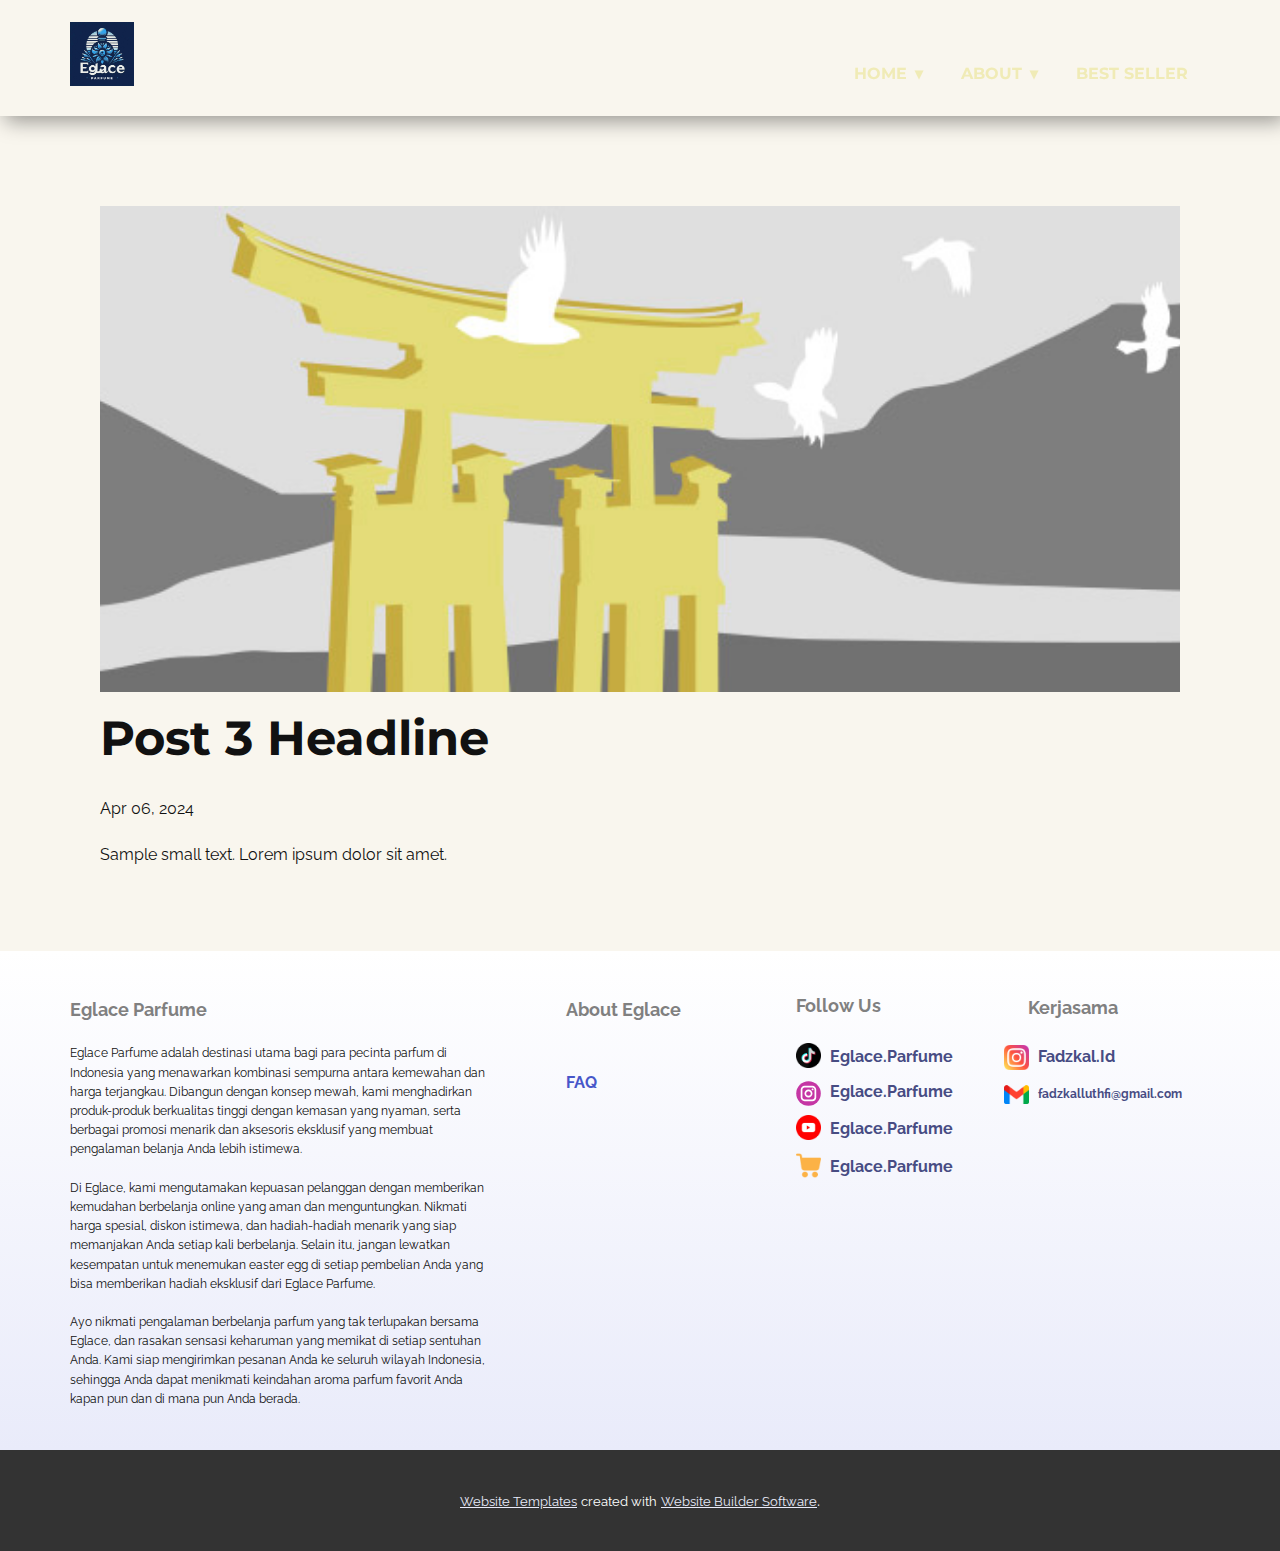
<file: blog/post-2.html>
<!DOCTYPE html>
<html style="font-size: 16px;" lang="en-ID"><head>
    <meta name="viewport" content="width=device-width, initial-scale=1.0">
    <meta charset="utf-8">
    <meta name="keywords" content="Post 1 Headline">
    <meta name="description" content="">
    <title>Post 3 Headline</title>
    <link rel="stylesheet" href="../nicepage.css" media="screen">
<link rel="stylesheet" href="../Post-Template.css" media="screen">
    <script class="u-script" type="text/javascript" src="../jquery.js" defer=""></script>
    <script class="u-script" type="text/javascript" src="../nicepage.js" defer=""></script>
    <meta name="generator" content="Nicepage 6.7.6, nicepage.com">
    <link id="u-theme-google-font" rel="stylesheet" href="https://fonts.googleapis.com/css?family=Montserrat:100,100i,200,200i,300,300i,400,400i,500,500i,600,600i,700,700i,800,800i,900,900i|Raleway:100,100i,200,200i,300,300i,400,400i,500,500i,600,600i,700,700i,800,800i,900,900i">
    <link id="u-page-google-font" rel="stylesheet" href="https://fonts.googleapis.com/css?family=Montserrat:100,100i,200,200i,300,300i,400,400i,500,500i,600,600i,700,700i,800,800i,900,900i">
    
    
    
    <script type="application/ld+json">{
		"@context": "http://schema.org",
		"@type": "Organization",
		"name": "EglaceParfume",
		"logo": "images/WhatsAppImage2024-02-16at20.37.50_ec97a41d.jpg",
		"sameAs": [
				"https://www.instagram.com/eglace.parfume/",
				"https://www.instagram.com/eglace.parfume/",
				"https://www.instagram.com/eglace.parfume/",
				"https://www.instagram.com/eglace.parfume/",
				"https://www.instagram.com/eglace.parfume/",
				"https://www.instagram.com/eglace.parfume/"
		]
}</script>
    <meta name="theme-color" content="#4756c9">
  <meta data-intl-tel-input-cdn-path="intlTelInput/"></head>
  <body data-path-to-root="./" data-include-products="false" class="u-body u-xl-mode" data-lang="en"><header class="u-box-shadow u-clearfix u-header u-sticky u-sticky-85d0 u-header" id="sec-03c7"><div class="u-clearfix u-sheet u-valign-middle u-sheet-1">
        <a href="https://www.instagram.com/eglace.parfume/" class="u-image u-logo u-image-1" data-image-width="4078" data-image-height="4062" title="Eglace Parfume">
          <img src="../images/WhatsAppImage2024-02-16at20.37.50_ec97a41d.jpg" class="u-logo-image u-logo-image-1">
        </a>
        <nav class="u-dropdown-icon u-menu u-menu-dropdown u-menu-open-right u-offcanvas u-menu-1">
          <div class="menu-collapse" style="font-size: 1rem; letter-spacing: 0px; font-weight: 700; text-transform: uppercase;">
            <a class="u-button-style u-custom-active-border-color u-custom-border u-custom-border-color u-custom-border-radius u-custom-borders u-custom-hover-border-color u-custom-left-right-menu-spacing u-custom-padding-bottom u-custom-text-active-color u-custom-text-color u-custom-text-hover-color u-custom-text-shadow u-custom-top-bottom-menu-spacing u-nav-link u-text-active-palette-1-base u-text-hover-palette-2-base" href="#">
              <svg class="u-svg-link" viewBox="0 0 24 24"><use xmlns:xlink="http://www.w3.org/1999/xlink" xlink:href="#menu-hamburger"></use></svg>
              <svg class="u-svg-content" version="1.1" id="menu-hamburger" viewBox="0 0 16 16" x="0px" y="0px" xmlns:xlink="http://www.w3.org/1999/xlink" xmlns="http://www.w3.org/2000/svg"><g><rect y="1" width="16" height="2"></rect><rect y="7" width="16" height="2"></rect><rect y="13" width="16" height="2"></rect>
</g></svg>
            </a>
          </div>
          <div class="u-custom-menu u-nav-container">
            <ul class="u-custom-font u-heading-font u-nav u-spacing-2 u-unstyled u-nav-1"><li class="u-nav-item"><a class="u-border-2 u-border-active-palette-3-light-2 u-border-hover-white u-button-style u-nav-link u-radius u-text-active-palette-3-dark-1 u-text-custom-color-2 u-text-hover-palette-3-light-2" href="../Eglace_Parfume.html" style="--radius:50px; padding: 10px 20px;">Home</a><div class="u-nav-popup"><ul class="u-h-spacing-20 u-nav u-unstyled u-v-spacing-10 u-nav-2"><li class="u-nav-item"><a class="u-button-style u-custom-color-4 u-hover-custom-color-2 u-nav-link u-text-active-custom-color-2 u-text-hover-palette-1-light-1" href="../Eglace_Parfume.html#fragnance1">Fragnance 1</a>
</li><li class="u-nav-item"><a class="u-button-style u-custom-color-4 u-hover-custom-color-2 u-nav-link u-text-active-custom-color-2 u-text-hover-palette-1-light-1" href="../Eglace_Parfume.html#fragnance2">Fragnance 2</a>
</li><li class="u-nav-item"><a class="u-button-style u-custom-color-4 u-hover-custom-color-2 u-nav-link u-text-active-custom-color-2 u-text-hover-palette-1-light-1" href="../Eglace_Parfume.html#fragnance3">Fragnance 3</a>
</li><li class="u-nav-item"><a class="u-button-style u-custom-color-4 u-hover-custom-color-2 u-nav-link u-text-active-custom-color-2 u-text-hover-palette-1-light-1" href="../Eglace_Parfume.html#spesialeglace">Spesial Eglace</a>
</li><li class="u-nav-item"><a class="u-button-style u-custom-color-4 u-hover-custom-color-2 u-nav-link u-text-active-custom-color-2 u-text-hover-palette-1-light-1" href="../Eglace_Parfume.html#contact">Contact</a>
</li></ul>
</div>
</li><li class="u-nav-item"><a class="u-border-2 u-border-active-palette-3-light-2 u-border-hover-white u-button-style u-nav-link u-radius u-text-active-palette-3-dark-1 u-text-custom-color-2 u-text-hover-palette-3-light-2" href="../About.html" style="--radius:50px; padding: 10px 20px;">About</a><div class="u-nav-popup"><ul class="u-h-spacing-20 u-nav u-unstyled u-v-spacing-10 u-nav-3"><li class="u-nav-item"><a class="u-button-style u-custom-color-4 u-hover-custom-color-2 u-nav-link u-text-active-custom-color-2 u-text-hover-palette-1-light-1" href="../About.html#about">Eglace</a>
</li><li class="u-nav-item"><a class="u-button-style u-custom-color-4 u-hover-custom-color-2 u-nav-link u-text-active-custom-color-2 u-text-hover-palette-1-light-1" href="../About.html#faq">FAQ</a>
</li><li class="u-nav-item"><a class="u-button-style u-custom-color-4 u-hover-custom-color-2 u-nav-link u-text-active-custom-color-2 u-text-hover-palette-1-light-1" href="../About.html#eglace_production">Eglace Production</a>
</li><li class="u-nav-item"><a class="u-button-style u-custom-color-4 u-hover-custom-color-2 u-nav-link u-text-active-custom-color-2 u-text-hover-palette-1-light-1" href="../About.html#kebijakan_privasi">Kebijakan Privasi</a>
</li><li class="u-nav-item"><a class="u-button-style u-custom-color-4 u-hover-custom-color-2 u-nav-link u-text-active-custom-color-2 u-text-hover-palette-1-light-1" href="../About.html#carousel_0bff">TUKAR TICKET EGLACE</a>
</li></ul>
</div>
</li><li class="u-nav-item"><a class="u-border-2 u-border-active-palette-3-light-2 u-border-hover-white u-button-style u-nav-link u-radius u-text-active-palette-3-dark-1 u-text-custom-color-2 u-text-hover-palette-3-light-2" href="../Best-Seller.html" style="--radius:50px; padding: 10px 20px;">Best Seller</a>
</li></ul>
          </div>
          <div class="u-custom-menu u-nav-container-collapse">
            <div class="u-container-style u-custom-color-1 u-inner-container-layout u-opacity u-opacity-85 u-sidenav">
              <div class="u-inner-container-layout u-sidenav-overflow">
                <div class="u-menu-close"></div>
                <ul class="u-align-center u-custom-font u-nav u-popupmenu-items u-spacing-9 u-text-active-custom-color-2 u-text-font u-text-hover-palette-1-light-1 u-unstyled u-nav-4"><li class="u-nav-item"><a class="u-button-style u-nav-link" href="../Eglace_Parfume.html">Home</a><div class="u-nav-popup"><ul class="u-h-spacing-20 u-nav u-unstyled u-v-spacing-10 u-nav-5"><li class="u-nav-item"><a class="u-button-style u-nav-link" href="../Eglace_Parfume.html#fragnance1">Fragnance 1</a>
</li><li class="u-nav-item"><a class="u-button-style u-nav-link" href="../Eglace_Parfume.html#fragnance2">Fragnance 2</a>
</li><li class="u-nav-item"><a class="u-button-style u-nav-link" href="../Eglace_Parfume.html#fragnance3">Fragnance 3</a>
</li><li class="u-nav-item"><a class="u-button-style u-nav-link" href="../Eglace_Parfume.html#spesialeglace">Spesial Eglace</a>
</li><li class="u-nav-item"><a class="u-button-style u-nav-link" href="../Eglace_Parfume.html#contact">Contact</a>
</li></ul>
</div>
</li><li class="u-nav-item"><a class="u-button-style u-nav-link" href="../About.html">About</a><div class="u-nav-popup"><ul class="u-h-spacing-20 u-nav u-unstyled u-v-spacing-10 u-nav-6"><li class="u-nav-item"><a class="u-button-style u-nav-link" href="../About.html#about">Eglace</a>
</li><li class="u-nav-item"><a class="u-button-style u-nav-link" href="../About.html#faq">FAQ</a>
</li><li class="u-nav-item"><a class="u-button-style u-nav-link" href="../About.html#eglace_production">Eglace Production</a>
</li><li class="u-nav-item"><a class="u-button-style u-nav-link" href="../About.html#kebijakan_privasi">Kebijakan Privasi</a>
</li><li class="u-nav-item"><a class="u-button-style u-nav-link" href="../About.html#carousel_0bff">TUKAR TICKET EGLACE</a>
</li></ul>
</div>
</li><li class="u-nav-item"><a class="u-button-style u-nav-link" href="../Best-Seller.html">Best Seller</a>
</li></ul>
              </div>
            </div>
            <div class="u-grey-5 u-menu-overlay u-opacity u-opacity-50"></div>
          </div>
        </nav>
      </div><style class="u-sticky-style" data-style-id="85d0">.u-sticky-fixed.u-sticky-85d0, .u-body.u-sticky-fixed .u-sticky-85d0 {
box-shadow: 5px 5px 20px 0 rgba(0,0,0,0.4) !important
}</style></header>
    <section class="u-align-center u-clearfix u-section-1" id="sec-637e">
      <div class="u-clearfix u-sheet u-valign-middle-md u-valign-middle-sm u-valign-middle-xs u-sheet-1"><!--post_details--><!--post_details_options_json--><!--{"source":""}--><!--/post_details_options_json--><!--blog_post-->
        <div class="u-container-style u-expanded-width u-post-details u-post-details-1">
          <div class="u-container-layout u-valign-middle u-container-layout-1"><!--blog_post_image-->
            <img alt="" class="u-blog-control u-expanded-width u-image u-image-default u-image-1" src="../images/8ad73f3c.jpeg"><!--/blog_post_image--><!--blog_post_header-->
            <h2 class="u-blog-control u-text u-text-1">Post 3 Headline</h2><!--/blog_post_header--><!--blog_post_metadata-->
            <div class="u-blog-control u-metadata u-metadata-1"><!--blog_post_metadata_date-->
              <span class="u-meta-date u-meta-icon">Apr 06, 2024</span><!--/blog_post_metadata_date--><!--blog_post_metadata_category-->
              <!--/blog_post_metadata_category--><!--blog_post_metadata_comments-->
              <!--/blog_post_metadata_comments-->
            </div><!--/blog_post_metadata--><!--blog_post_content-->
            <div class="u-align-justify u-blog-control u-post-content u-text u-text-2 fr-view">
  Sample small text. Lorem ipsum dolor sit amet.
  </div><!--/blog_post_content-->
          </div>
        </div><!--/blog_post--><!--/post_details-->
      </div>
    </section>
    
    
    
    <footer class="u-align-center-md u-align-center-sm u-align-center-xs u-clearfix u-footer u-gradient u-footer" id="sec-9b79"><div class="u-clearfix u-sheet u-sheet-1">
        <div class="u-clearfix u-group-elements u-group-elements-1">
          <div class="u-clearfix u-expanded-width-lg u-expanded-width-md u-expanded-width-sm u-expanded-width-xs u-group-elements u-group-elements-2" data-animation-out="0">
            <p class="u-align-left u-text u-text-grey-50 u-text-1">Follow Us </p>
            <div class="u-align-left u-social-icons u-spacing-23 u-social-icons-1">
              <a class="u-social-url" title="linkedin" target="_blank" href="https://www.instagram.com/eglace.parfume/"><span class="u-file-icon u-icon u-social-icon u-social-linkedin u-icon-1"><img src="../images/4782345.png" alt=""></span>
              </a>
            </div>
            <div class="u-align-left u-social-icons u-spacing-23 u-social-icons-2">
              <a class="u-social-url" title="instagram" target="_blank" href="https://www.instagram.com/eglace.parfume/"><span class="u-icon u-social-icon u-social-instagram u-icon-2"><svg class="u-svg-link" preserveAspectRatio="xMidYMin slice" viewBox="0 0 112 112" style=""><use xmlns:xlink="http://www.w3.org/1999/xlink" xlink:href="#svg-a633"></use></svg><svg class="u-svg-content" viewBox="0 0 112 112" x="0" y="0" id="svg-a633"><circle fill="currentColor" cx="56.1" cy="56.1" r="55"></circle><path fill="#FFFFFF" d="M55.9,38.2c-9.9,0-17.9,8-17.9,17.9C38,66,46,74,55.9,74c9.9,0,17.9-8,17.9-17.9C73.8,46.2,65.8,38.2,55.9,38.2
      z M55.9,66.4c-5.7,0-10.3-4.6-10.3-10.3c-0.1-5.7,4.6-10.3,10.3-10.3c5.7,0,10.3,4.6,10.3,10.3C66.2,61.8,61.6,66.4,55.9,66.4z"></path><path fill="#FFFFFF" d="M74.3,33.5c-2.3,0-4.2,1.9-4.2,4.2s1.9,4.2,4.2,4.2s4.2-1.9,4.2-4.2S76.6,33.5,74.3,33.5z"></path><path fill="#FFFFFF" d="M73.1,21.3H38.6c-9.7,0-17.5,7.9-17.5,17.5v34.5c0,9.7,7.9,17.6,17.5,17.6h34.5c9.7,0,17.5-7.9,17.5-17.5V38.8
      C90.6,29.1,82.7,21.3,73.1,21.3z M83,73.3c0,5.5-4.5,9.9-9.9,9.9H38.6c-5.5,0-9.9-4.5-9.9-9.9V38.8c0-5.5,4.5-9.9,9.9-9.9h34.5
      c5.5,0,9.9,4.5,9.9,9.9V73.3z"></path></svg></span>
              </a>
            </div>
            <div class="u-align-left u-social-icons u-spacing-23 u-social-icons-3">
              <a class="u-social-url" title="linkedin" target="_blank" href="https://www.instagram.com/eglace.parfume/"><span class="u-file-icon u-icon u-social-icon u-social-linkedin u-icon-3"><img src="../images/3670147.png" alt=""></span>
              </a>
            </div>
            <div class="u-align-left u-social-icons u-spacing-23 u-social-icons-4">
              <a class="u-social-url" title="linkedin" target="_blank" href="https://www.instagram.com/eglace.parfume/"><span class="u-file-icon u-icon u-social-icon u-social-linkedin u-text-custom-color-5 u-icon-4"><img src="../images/709640-fc42ac39.png" alt=""></span>
              </a>
            </div>
          </div>
          <p class="u-align-left u-hover-feature u-text u-text-custom-color-4 u-text-2">Eglace.Parfume </p>
          <p class="u-align-left u-hover-feature u-text u-text-custom-color-4 u-text-3">Eglace.Parfume </p>
          <p class="u-align-left u-hover-feature u-text u-text-custom-color-4 u-text-4">Eglace.Parfume </p>
          <p class="u-align-left u-hover-feature u-text u-text-custom-color-4 u-text-default u-text-5">Eglace.Parfume </p>
        </div>
        <div class="u-clearfix u-group-elements u-group-elements-3">
          <p class="u-align-left u-text u-text-grey-50 u-text-6">Kerjasama </p>
          <p class="u-align-left u-hover-feature u-text u-text-custom-color-4 u-text-7">Fadzkal​.Id</p>
          <div class="u-align-left u-social-icons u-spacing-23 u-social-icons-5">
            <a class="u-social-url" title="linkedin" target="_blank" href="https://www.instagram.com/eglace.parfume/"><span class="u-file-icon u-icon u-social-icon u-social-linkedin u-icon-5"><img src="../images/2111463.png" alt=""></span>
            </a>
          </div>
          <div class="u-align-left u-social-icons u-spacing-23 u-social-icons-6">
            <a class="u-social-url" title="instagram" target="_blank" href="https://www.instagram.com/eglace.parfume/"><span class="u-file-icon u-icon u-social-icon u-social-instagram u-icon-6"><img src="../images/5968534.png" alt=""></span>
            </a>
          </div>
          <p class="u-align-left u-hover-feature u-text u-text-custom-color-4 u-text-8">fadzkalluthfi@gmail.com</p>
        </div>
        <p class="u-align-left u-text u-text-grey-50 u-text-9">Eglace Parfume<span style="font-weight: 700;"></span>
        </p>
        <div class="u-clearfix u-group-elements u-group-elements-4" href="../About.html" data-animation-out="0">
          <p class="u-align-left u-text u-text-grey-50 u-text-10">About Eglace</p>
          <p class="u-align-left u-hover-feature u-text u-text-custom-color-4 u-text-11" data-animation-name="customAnimationIn" data-animation-duration="1000" data-animation-delay="0">
            <a class="u-active-none u-border-none u-btn u-button-link u-button-style u-hover-none u-none u-text-palette-1-base u-btn-1" data-href="../About.html" href="../About.html#about">Tentang Kami </a>
          </p>
          <p class="u-align-left u-hover-feature u-text u-text-custom-color-4 u-text-12">
            <a class="u-active-none u-border-none u-btn u-button-link u-button-style u-hover-none u-none u-text-palette-1-base u-btn-2" data-href="#" href="../About.html#faq">FAQ</a>
          </p>
          <p class="u-align-left u-hover-feature u-text u-text-custom-color-4 u-text-13" data-animation-name="customAnimationIn" data-animation-duration="1000" data-animation-delay="0">
            <a class="u-active-none u-border-none u-btn u-button-link u-button-style u-hover-none u-none u-text-palette-1-base u-btn-3" data-href="#" href="../About.html#eglace_production">Eglace Production </a>
          </p>
          <p class="u-align-left u-hover-feature u-text u-text-custom-color-4 u-text-14" data-animation-name="customAnimationIn" data-animation-duration="1000" data-animation-delay="0">
            <a class="u-active-none u-border-none u-btn u-button-link u-button-style u-hover-none u-none u-text-palette-1-base u-btn-4" href="../About.html#kebijakan_privasi">Kebijakan Privasi </a>
          </p>
        </div>
        <p class="u-align-left u-text u-text-15">Eglace Parfume adalah destinasi utama bagi para pecinta parfum di Indonesia yang menawarkan kombinasi sempurna antara kemewahan dan harga terjangkau. Dibangun dengan konsep mewah, kami menghadirkan produk-produk berkualitas tinggi dengan kemasan yang nyaman, serta berbagai promosi menarik dan aksesoris eksklusif yang membuat pengalaman belanja Anda lebih istimewa.<br>
          <br>Di Eglace, kami mengutamakan kepuasan pelanggan dengan memberikan kemudahan berbelanja online yang aman dan menguntungkan. Nikmati harga spesial, diskon istimewa, dan hadiah-hadiah menarik yang siap memanjakan Anda setiap kali berbelanja. Selain itu, jangan lewatkan kesempatan untuk menemukan easter egg di setiap pembelian Anda yang bisa memberikan hadiah eksklusif dari Eglace Parfume.<br>
          <br>Ayo nikmati pengalaman berbelanja parfum yang tak terlupakan bersama Eglace, dan rasakan sensasi keharuman yang memikat di setiap sentuhan Anda. Kami siap mengirimkan pesanan Anda ke seluruh wilayah Indonesia, sehingga Anda dapat menikmati keindahan aroma parfum favorit Anda kapan pun dan di mana pun Anda berada. 
        </p>
      </div></footer>
    <section class="u-backlink u-clearfix u-grey-80">
      <a class="u-link" href="https://nicepage.com/website-templates" target="_blank">
        <span>Website Templates</span>
      </a>
      <p class="u-text">
        <span>created with</span>
      </p>
      <a class="u-link" href="" target="_blank">
        <span>Website Builder Software</span>
      </a>. 
    </section>
  
</body></html>
</file>
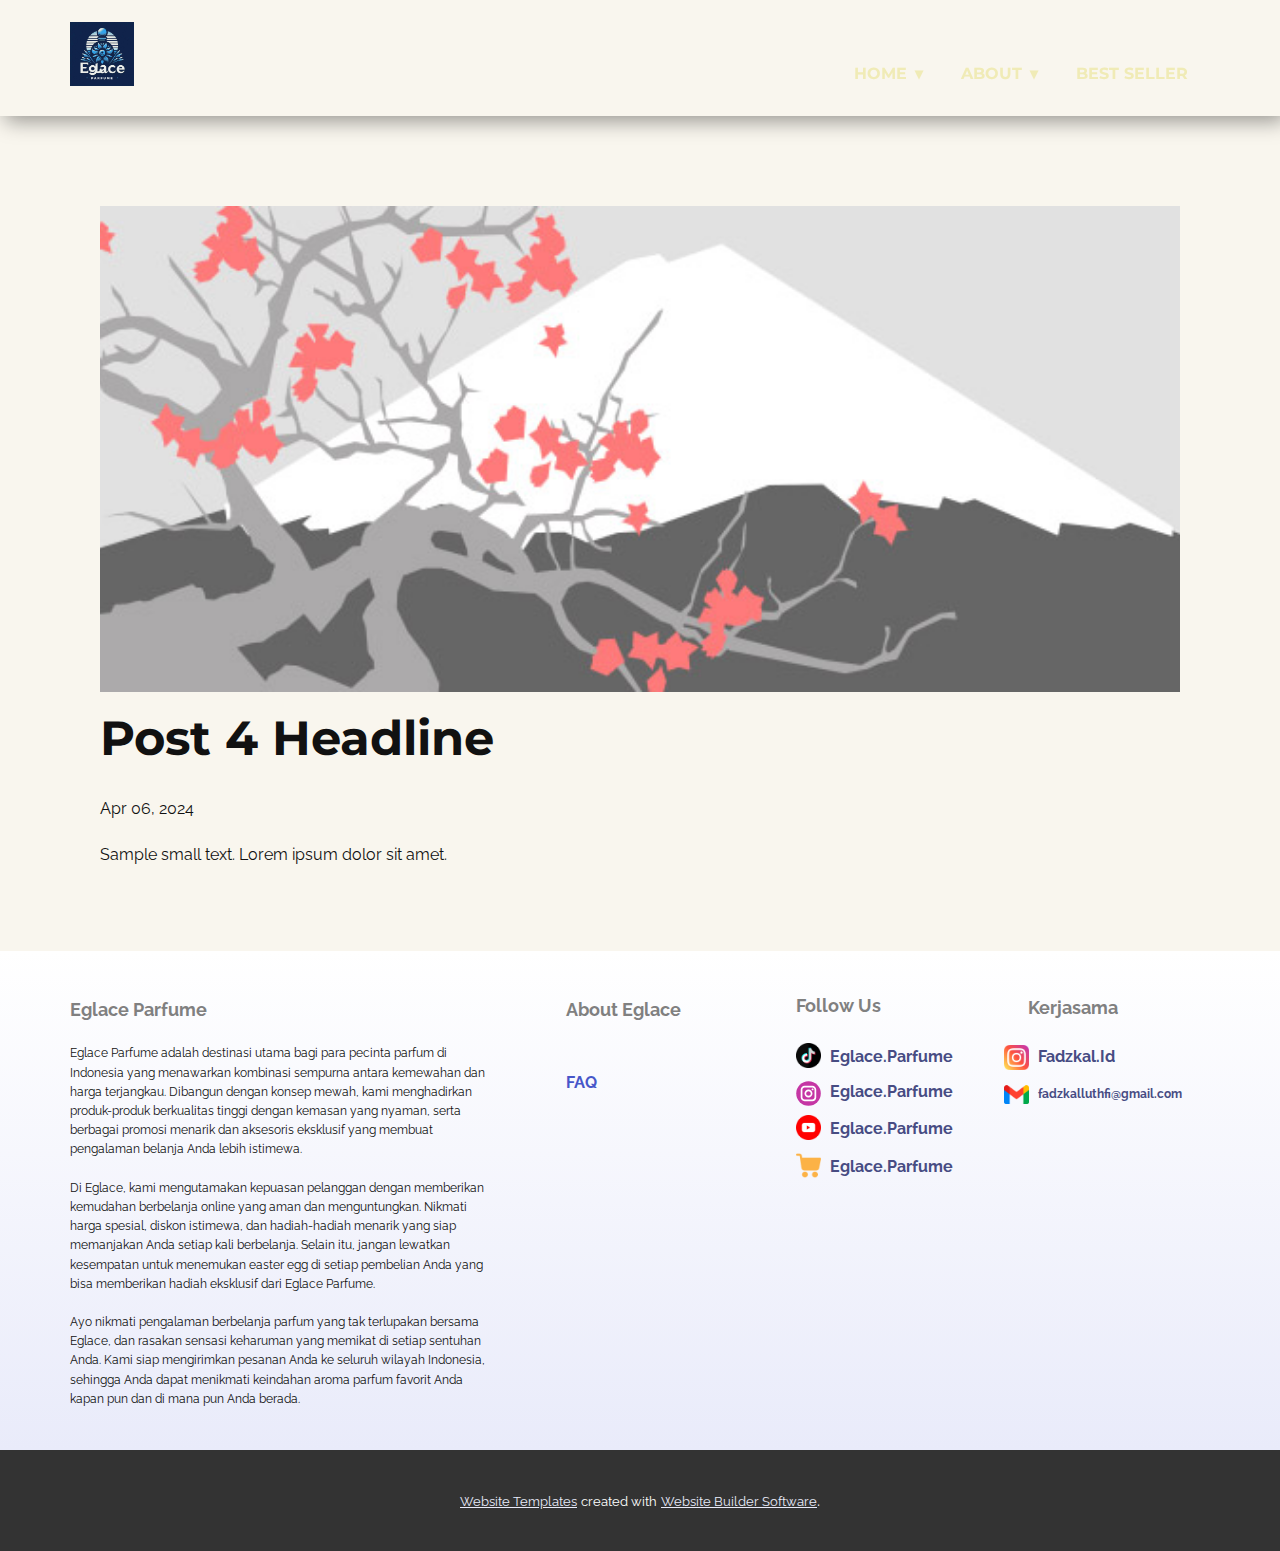
<file: blog/post-3.html>
<!DOCTYPE html>
<html style="font-size: 16px;" lang="en-ID"><head>
    <meta name="viewport" content="width=device-width, initial-scale=1.0">
    <meta charset="utf-8">
    <meta name="keywords" content="Post 1 Headline">
    <meta name="description" content="">
    <title>Post 4 Headline</title>
    <link rel="stylesheet" href="../nicepage.css" media="screen">
<link rel="stylesheet" href="../Post-Template.css" media="screen">
    <script class="u-script" type="text/javascript" src="../jquery.js" defer=""></script>
    <script class="u-script" type="text/javascript" src="../nicepage.js" defer=""></script>
    <meta name="generator" content="Nicepage 6.7.6, nicepage.com">
    <link id="u-theme-google-font" rel="stylesheet" href="https://fonts.googleapis.com/css?family=Montserrat:100,100i,200,200i,300,300i,400,400i,500,500i,600,600i,700,700i,800,800i,900,900i|Raleway:100,100i,200,200i,300,300i,400,400i,500,500i,600,600i,700,700i,800,800i,900,900i">
    <link id="u-page-google-font" rel="stylesheet" href="https://fonts.googleapis.com/css?family=Montserrat:100,100i,200,200i,300,300i,400,400i,500,500i,600,600i,700,700i,800,800i,900,900i">
    
    
    
    <script type="application/ld+json">{
		"@context": "http://schema.org",
		"@type": "Organization",
		"name": "EglaceParfume",
		"logo": "images/WhatsAppImage2024-02-16at20.37.50_ec97a41d.jpg",
		"sameAs": [
				"https://www.instagram.com/eglace.parfume/",
				"https://www.instagram.com/eglace.parfume/",
				"https://www.instagram.com/eglace.parfume/",
				"https://www.instagram.com/eglace.parfume/",
				"https://www.instagram.com/eglace.parfume/",
				"https://www.instagram.com/eglace.parfume/"
		]
}</script>
    <meta name="theme-color" content="#4756c9">
  <meta data-intl-tel-input-cdn-path="intlTelInput/"></head>
  <body data-path-to-root="./" data-include-products="false" class="u-body u-xl-mode" data-lang="en"><header class="u-box-shadow u-clearfix u-header u-sticky u-sticky-85d0 u-header" id="sec-03c7"><div class="u-clearfix u-sheet u-valign-middle u-sheet-1">
        <a href="https://www.instagram.com/eglace.parfume/" class="u-image u-logo u-image-1" data-image-width="4078" data-image-height="4062" title="Eglace Parfume">
          <img src="../images/WhatsAppImage2024-02-16at20.37.50_ec97a41d.jpg" class="u-logo-image u-logo-image-1">
        </a>
        <nav class="u-dropdown-icon u-menu u-menu-dropdown u-menu-open-right u-offcanvas u-menu-1">
          <div class="menu-collapse" style="font-size: 1rem; letter-spacing: 0px; font-weight: 700; text-transform: uppercase;">
            <a class="u-button-style u-custom-active-border-color u-custom-border u-custom-border-color u-custom-border-radius u-custom-borders u-custom-hover-border-color u-custom-left-right-menu-spacing u-custom-padding-bottom u-custom-text-active-color u-custom-text-color u-custom-text-hover-color u-custom-text-shadow u-custom-top-bottom-menu-spacing u-nav-link u-text-active-palette-1-base u-text-hover-palette-2-base" href="#">
              <svg class="u-svg-link" viewBox="0 0 24 24"><use xmlns:xlink="http://www.w3.org/1999/xlink" xlink:href="#menu-hamburger"></use></svg>
              <svg class="u-svg-content" version="1.1" id="menu-hamburger" viewBox="0 0 16 16" x="0px" y="0px" xmlns:xlink="http://www.w3.org/1999/xlink" xmlns="http://www.w3.org/2000/svg"><g><rect y="1" width="16" height="2"></rect><rect y="7" width="16" height="2"></rect><rect y="13" width="16" height="2"></rect>
</g></svg>
            </a>
          </div>
          <div class="u-custom-menu u-nav-container">
            <ul class="u-custom-font u-heading-font u-nav u-spacing-2 u-unstyled u-nav-1"><li class="u-nav-item"><a class="u-border-2 u-border-active-palette-3-light-2 u-border-hover-white u-button-style u-nav-link u-radius u-text-active-palette-3-dark-1 u-text-custom-color-2 u-text-hover-palette-3-light-2" href="../Eglace_Parfume.html" style="--radius:50px; padding: 10px 20px;">Home</a><div class="u-nav-popup"><ul class="u-h-spacing-20 u-nav u-unstyled u-v-spacing-10 u-nav-2"><li class="u-nav-item"><a class="u-button-style u-custom-color-4 u-hover-custom-color-2 u-nav-link u-text-active-custom-color-2 u-text-hover-palette-1-light-1" href="../Eglace_Parfume.html#fragnance1">Fragnance 1</a>
</li><li class="u-nav-item"><a class="u-button-style u-custom-color-4 u-hover-custom-color-2 u-nav-link u-text-active-custom-color-2 u-text-hover-palette-1-light-1" href="../Eglace_Parfume.html#fragnance2">Fragnance 2</a>
</li><li class="u-nav-item"><a class="u-button-style u-custom-color-4 u-hover-custom-color-2 u-nav-link u-text-active-custom-color-2 u-text-hover-palette-1-light-1" href="../Eglace_Parfume.html#fragnance3">Fragnance 3</a>
</li><li class="u-nav-item"><a class="u-button-style u-custom-color-4 u-hover-custom-color-2 u-nav-link u-text-active-custom-color-2 u-text-hover-palette-1-light-1" href="../Eglace_Parfume.html#spesialeglace">Spesial Eglace</a>
</li><li class="u-nav-item"><a class="u-button-style u-custom-color-4 u-hover-custom-color-2 u-nav-link u-text-active-custom-color-2 u-text-hover-palette-1-light-1" href="../Eglace_Parfume.html#contact">Contact</a>
</li></ul>
</div>
</li><li class="u-nav-item"><a class="u-border-2 u-border-active-palette-3-light-2 u-border-hover-white u-button-style u-nav-link u-radius u-text-active-palette-3-dark-1 u-text-custom-color-2 u-text-hover-palette-3-light-2" href="../About.html" style="--radius:50px; padding: 10px 20px;">About</a><div class="u-nav-popup"><ul class="u-h-spacing-20 u-nav u-unstyled u-v-spacing-10 u-nav-3"><li class="u-nav-item"><a class="u-button-style u-custom-color-4 u-hover-custom-color-2 u-nav-link u-text-active-custom-color-2 u-text-hover-palette-1-light-1" href="../About.html#about">Eglace</a>
</li><li class="u-nav-item"><a class="u-button-style u-custom-color-4 u-hover-custom-color-2 u-nav-link u-text-active-custom-color-2 u-text-hover-palette-1-light-1" href="../About.html#faq">FAQ</a>
</li><li class="u-nav-item"><a class="u-button-style u-custom-color-4 u-hover-custom-color-2 u-nav-link u-text-active-custom-color-2 u-text-hover-palette-1-light-1" href="../About.html#eglace_production">Eglace Production</a>
</li><li class="u-nav-item"><a class="u-button-style u-custom-color-4 u-hover-custom-color-2 u-nav-link u-text-active-custom-color-2 u-text-hover-palette-1-light-1" href="../About.html#kebijakan_privasi">Kebijakan Privasi</a>
</li><li class="u-nav-item"><a class="u-button-style u-custom-color-4 u-hover-custom-color-2 u-nav-link u-text-active-custom-color-2 u-text-hover-palette-1-light-1" href="../About.html#carousel_0bff">TUKAR TICKET EGLACE</a>
</li></ul>
</div>
</li><li class="u-nav-item"><a class="u-border-2 u-border-active-palette-3-light-2 u-border-hover-white u-button-style u-nav-link u-radius u-text-active-palette-3-dark-1 u-text-custom-color-2 u-text-hover-palette-3-light-2" href="../Best-Seller.html" style="--radius:50px; padding: 10px 20px;">Best Seller</a>
</li></ul>
          </div>
          <div class="u-custom-menu u-nav-container-collapse">
            <div class="u-container-style u-custom-color-1 u-inner-container-layout u-opacity u-opacity-85 u-sidenav">
              <div class="u-inner-container-layout u-sidenav-overflow">
                <div class="u-menu-close"></div>
                <ul class="u-align-center u-custom-font u-nav u-popupmenu-items u-spacing-9 u-text-active-custom-color-2 u-text-font u-text-hover-palette-1-light-1 u-unstyled u-nav-4"><li class="u-nav-item"><a class="u-button-style u-nav-link" href="../Eglace_Parfume.html">Home</a><div class="u-nav-popup"><ul class="u-h-spacing-20 u-nav u-unstyled u-v-spacing-10 u-nav-5"><li class="u-nav-item"><a class="u-button-style u-nav-link" href="../Eglace_Parfume.html#fragnance1">Fragnance 1</a>
</li><li class="u-nav-item"><a class="u-button-style u-nav-link" href="../Eglace_Parfume.html#fragnance2">Fragnance 2</a>
</li><li class="u-nav-item"><a class="u-button-style u-nav-link" href="../Eglace_Parfume.html#fragnance3">Fragnance 3</a>
</li><li class="u-nav-item"><a class="u-button-style u-nav-link" href="../Eglace_Parfume.html#spesialeglace">Spesial Eglace</a>
</li><li class="u-nav-item"><a class="u-button-style u-nav-link" href="../Eglace_Parfume.html#contact">Contact</a>
</li></ul>
</div>
</li><li class="u-nav-item"><a class="u-button-style u-nav-link" href="../About.html">About</a><div class="u-nav-popup"><ul class="u-h-spacing-20 u-nav u-unstyled u-v-spacing-10 u-nav-6"><li class="u-nav-item"><a class="u-button-style u-nav-link" href="../About.html#about">Eglace</a>
</li><li class="u-nav-item"><a class="u-button-style u-nav-link" href="../About.html#faq">FAQ</a>
</li><li class="u-nav-item"><a class="u-button-style u-nav-link" href="../About.html#eglace_production">Eglace Production</a>
</li><li class="u-nav-item"><a class="u-button-style u-nav-link" href="../About.html#kebijakan_privasi">Kebijakan Privasi</a>
</li><li class="u-nav-item"><a class="u-button-style u-nav-link" href="../About.html#carousel_0bff">TUKAR TICKET EGLACE</a>
</li></ul>
</div>
</li><li class="u-nav-item"><a class="u-button-style u-nav-link" href="../Best-Seller.html">Best Seller</a>
</li></ul>
              </div>
            </div>
            <div class="u-grey-5 u-menu-overlay u-opacity u-opacity-50"></div>
          </div>
        </nav>
      </div><style class="u-sticky-style" data-style-id="85d0">.u-sticky-fixed.u-sticky-85d0, .u-body.u-sticky-fixed .u-sticky-85d0 {
box-shadow: 5px 5px 20px 0 rgba(0,0,0,0.4) !important
}</style></header>
    <section class="u-align-center u-clearfix u-section-1" id="sec-637e">
      <div class="u-clearfix u-sheet u-valign-middle-md u-valign-middle-sm u-valign-middle-xs u-sheet-1"><!--post_details--><!--post_details_options_json--><!--{"source":""}--><!--/post_details_options_json--><!--blog_post-->
        <div class="u-container-style u-expanded-width u-post-details u-post-details-1">
          <div class="u-container-layout u-valign-middle u-container-layout-1"><!--blog_post_image-->
            <img alt="" class="u-blog-control u-expanded-width u-image u-image-default u-image-1" src="../images/0fd3416c.jpeg"><!--/blog_post_image--><!--blog_post_header-->
            <h2 class="u-blog-control u-text u-text-1">Post 4 Headline</h2><!--/blog_post_header--><!--blog_post_metadata-->
            <div class="u-blog-control u-metadata u-metadata-1"><!--blog_post_metadata_date-->
              <span class="u-meta-date u-meta-icon">Apr 06, 2024</span><!--/blog_post_metadata_date--><!--blog_post_metadata_category-->
              <!--/blog_post_metadata_category--><!--blog_post_metadata_comments-->
              <!--/blog_post_metadata_comments-->
            </div><!--/blog_post_metadata--><!--blog_post_content-->
            <div class="u-align-justify u-blog-control u-post-content u-text u-text-2 fr-view">
  Sample small text. Lorem ipsum dolor sit amet.
  </div><!--/blog_post_content-->
          </div>
        </div><!--/blog_post--><!--/post_details-->
      </div>
    </section>
    
    
    
    <footer class="u-align-center-md u-align-center-sm u-align-center-xs u-clearfix u-footer u-gradient u-footer" id="sec-9b79"><div class="u-clearfix u-sheet u-sheet-1">
        <div class="u-clearfix u-group-elements u-group-elements-1">
          <div class="u-clearfix u-expanded-width-lg u-expanded-width-md u-expanded-width-sm u-expanded-width-xs u-group-elements u-group-elements-2" data-animation-out="0">
            <p class="u-align-left u-text u-text-grey-50 u-text-1">Follow Us </p>
            <div class="u-align-left u-social-icons u-spacing-23 u-social-icons-1">
              <a class="u-social-url" title="linkedin" target="_blank" href="https://www.instagram.com/eglace.parfume/"><span class="u-file-icon u-icon u-social-icon u-social-linkedin u-icon-1"><img src="../images/4782345.png" alt=""></span>
              </a>
            </div>
            <div class="u-align-left u-social-icons u-spacing-23 u-social-icons-2">
              <a class="u-social-url" title="instagram" target="_blank" href="https://www.instagram.com/eglace.parfume/"><span class="u-icon u-social-icon u-social-instagram u-icon-2"><svg class="u-svg-link" preserveAspectRatio="xMidYMin slice" viewBox="0 0 112 112" style=""><use xmlns:xlink="http://www.w3.org/1999/xlink" xlink:href="#svg-a633"></use></svg><svg class="u-svg-content" viewBox="0 0 112 112" x="0" y="0" id="svg-a633"><circle fill="currentColor" cx="56.1" cy="56.1" r="55"></circle><path fill="#FFFFFF" d="M55.9,38.2c-9.9,0-17.9,8-17.9,17.9C38,66,46,74,55.9,74c9.9,0,17.9-8,17.9-17.9C73.8,46.2,65.8,38.2,55.9,38.2
      z M55.9,66.4c-5.7,0-10.3-4.6-10.3-10.3c-0.1-5.7,4.6-10.3,10.3-10.3c5.7,0,10.3,4.6,10.3,10.3C66.2,61.8,61.6,66.4,55.9,66.4z"></path><path fill="#FFFFFF" d="M74.3,33.5c-2.3,0-4.2,1.9-4.2,4.2s1.9,4.2,4.2,4.2s4.2-1.9,4.2-4.2S76.6,33.5,74.3,33.5z"></path><path fill="#FFFFFF" d="M73.1,21.3H38.6c-9.7,0-17.5,7.9-17.5,17.5v34.5c0,9.7,7.9,17.6,17.5,17.6h34.5c9.7,0,17.5-7.9,17.5-17.5V38.8
      C90.6,29.1,82.7,21.3,73.1,21.3z M83,73.3c0,5.5-4.5,9.9-9.9,9.9H38.6c-5.5,0-9.9-4.5-9.9-9.9V38.8c0-5.5,4.5-9.9,9.9-9.9h34.5
      c5.5,0,9.9,4.5,9.9,9.9V73.3z"></path></svg></span>
              </a>
            </div>
            <div class="u-align-left u-social-icons u-spacing-23 u-social-icons-3">
              <a class="u-social-url" title="linkedin" target="_blank" href="https://www.instagram.com/eglace.parfume/"><span class="u-file-icon u-icon u-social-icon u-social-linkedin u-icon-3"><img src="../images/3670147.png" alt=""></span>
              </a>
            </div>
            <div class="u-align-left u-social-icons u-spacing-23 u-social-icons-4">
              <a class="u-social-url" title="linkedin" target="_blank" href="https://www.instagram.com/eglace.parfume/"><span class="u-file-icon u-icon u-social-icon u-social-linkedin u-text-custom-color-5 u-icon-4"><img src="../images/709640-fc42ac39.png" alt=""></span>
              </a>
            </div>
          </div>
          <p class="u-align-left u-hover-feature u-text u-text-custom-color-4 u-text-2">Eglace.Parfume </p>
          <p class="u-align-left u-hover-feature u-text u-text-custom-color-4 u-text-3">Eglace.Parfume </p>
          <p class="u-align-left u-hover-feature u-text u-text-custom-color-4 u-text-4">Eglace.Parfume </p>
          <p class="u-align-left u-hover-feature u-text u-text-custom-color-4 u-text-default u-text-5">Eglace.Parfume </p>
        </div>
        <div class="u-clearfix u-group-elements u-group-elements-3">
          <p class="u-align-left u-text u-text-grey-50 u-text-6">Kerjasama </p>
          <p class="u-align-left u-hover-feature u-text u-text-custom-color-4 u-text-7">Fadzkal​.Id</p>
          <div class="u-align-left u-social-icons u-spacing-23 u-social-icons-5">
            <a class="u-social-url" title="linkedin" target="_blank" href="https://www.instagram.com/eglace.parfume/"><span class="u-file-icon u-icon u-social-icon u-social-linkedin u-icon-5"><img src="../images/2111463.png" alt=""></span>
            </a>
          </div>
          <div class="u-align-left u-social-icons u-spacing-23 u-social-icons-6">
            <a class="u-social-url" title="instagram" target="_blank" href="https://www.instagram.com/eglace.parfume/"><span class="u-file-icon u-icon u-social-icon u-social-instagram u-icon-6"><img src="../images/5968534.png" alt=""></span>
            </a>
          </div>
          <p class="u-align-left u-hover-feature u-text u-text-custom-color-4 u-text-8">fadzkalluthfi@gmail.com</p>
        </div>
        <p class="u-align-left u-text u-text-grey-50 u-text-9">Eglace Parfume<span style="font-weight: 700;"></span>
        </p>
        <div class="u-clearfix u-group-elements u-group-elements-4" href="../About.html" data-animation-out="0">
          <p class="u-align-left u-text u-text-grey-50 u-text-10">About Eglace</p>
          <p class="u-align-left u-hover-feature u-text u-text-custom-color-4 u-text-11" data-animation-name="customAnimationIn" data-animation-duration="1000" data-animation-delay="0">
            <a class="u-active-none u-border-none u-btn u-button-link u-button-style u-hover-none u-none u-text-palette-1-base u-btn-1" data-href="../About.html" href="../About.html#about">Tentang Kami </a>
          </p>
          <p class="u-align-left u-hover-feature u-text u-text-custom-color-4 u-text-12">
            <a class="u-active-none u-border-none u-btn u-button-link u-button-style u-hover-none u-none u-text-palette-1-base u-btn-2" data-href="#" href="../About.html#faq">FAQ</a>
          </p>
          <p class="u-align-left u-hover-feature u-text u-text-custom-color-4 u-text-13" data-animation-name="customAnimationIn" data-animation-duration="1000" data-animation-delay="0">
            <a class="u-active-none u-border-none u-btn u-button-link u-button-style u-hover-none u-none u-text-palette-1-base u-btn-3" data-href="#" href="../About.html#eglace_production">Eglace Production </a>
          </p>
          <p class="u-align-left u-hover-feature u-text u-text-custom-color-4 u-text-14" data-animation-name="customAnimationIn" data-animation-duration="1000" data-animation-delay="0">
            <a class="u-active-none u-border-none u-btn u-button-link u-button-style u-hover-none u-none u-text-palette-1-base u-btn-4" href="../About.html#kebijakan_privasi">Kebijakan Privasi </a>
          </p>
        </div>
        <p class="u-align-left u-text u-text-15">Eglace Parfume adalah destinasi utama bagi para pecinta parfum di Indonesia yang menawarkan kombinasi sempurna antara kemewahan dan harga terjangkau. Dibangun dengan konsep mewah, kami menghadirkan produk-produk berkualitas tinggi dengan kemasan yang nyaman, serta berbagai promosi menarik dan aksesoris eksklusif yang membuat pengalaman belanja Anda lebih istimewa.<br>
          <br>Di Eglace, kami mengutamakan kepuasan pelanggan dengan memberikan kemudahan berbelanja online yang aman dan menguntungkan. Nikmati harga spesial, diskon istimewa, dan hadiah-hadiah menarik yang siap memanjakan Anda setiap kali berbelanja. Selain itu, jangan lewatkan kesempatan untuk menemukan easter egg di setiap pembelian Anda yang bisa memberikan hadiah eksklusif dari Eglace Parfume.<br>
          <br>Ayo nikmati pengalaman berbelanja parfum yang tak terlupakan bersama Eglace, dan rasakan sensasi keharuman yang memikat di setiap sentuhan Anda. Kami siap mengirimkan pesanan Anda ke seluruh wilayah Indonesia, sehingga Anda dapat menikmati keindahan aroma parfum favorit Anda kapan pun dan di mana pun Anda berada. 
        </p>
      </div></footer>
    <section class="u-backlink u-clearfix u-grey-80">
      <a class="u-link" href="https://nicepage.com/website-templates" target="_blank">
        <span>Website Templates</span>
      </a>
      <p class="u-text">
        <span>created with</span>
      </p>
      <a class="u-link" href="" target="_blank">
        <span>Website Builder Software</span>
      </a>. 
    </section>
  
</body></html>
</file>
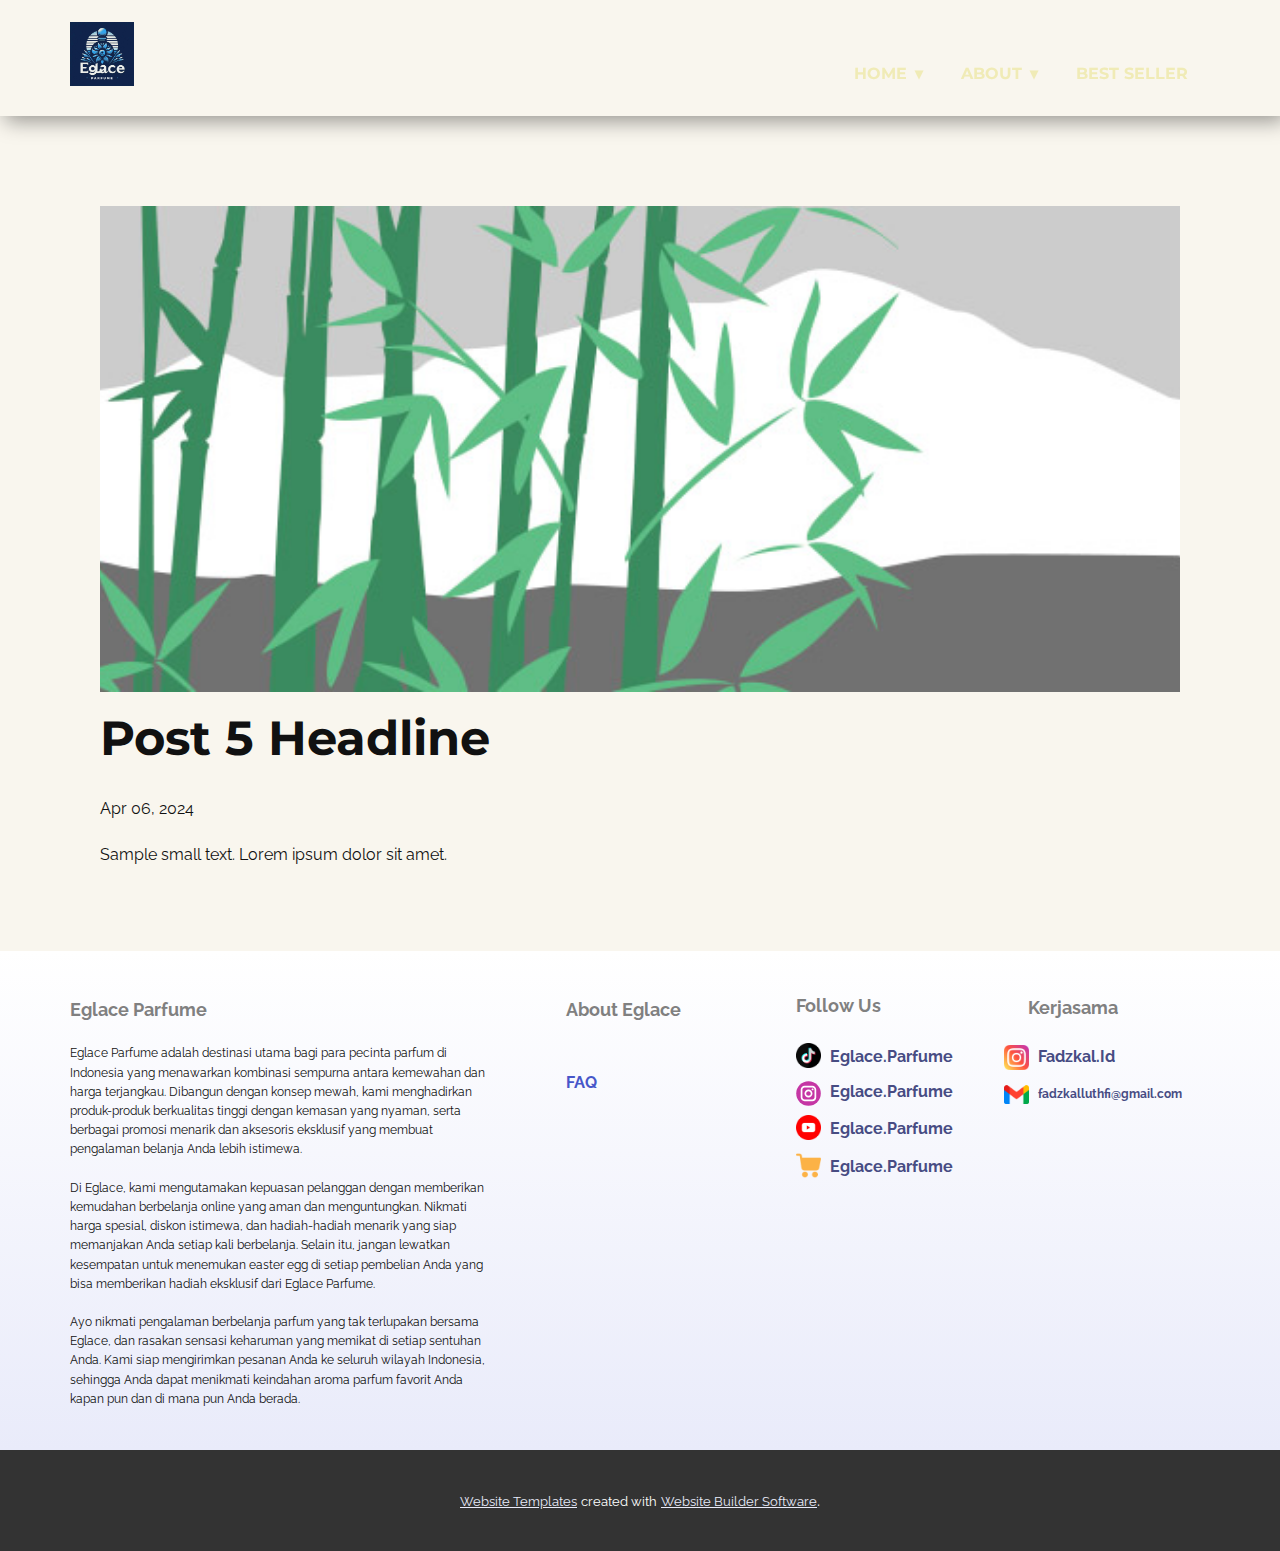
<file: blog/post-4.html>
<!DOCTYPE html>
<html style="font-size: 16px;" lang="en-ID"><head>
    <meta name="viewport" content="width=device-width, initial-scale=1.0">
    <meta charset="utf-8">
    <meta name="keywords" content="Post 1 Headline">
    <meta name="description" content="">
    <title>Post 5 Headline</title>
    <link rel="stylesheet" href="../nicepage.css" media="screen">
<link rel="stylesheet" href="../Post-Template.css" media="screen">
    <script class="u-script" type="text/javascript" src="../jquery.js" defer=""></script>
    <script class="u-script" type="text/javascript" src="../nicepage.js" defer=""></script>
    <meta name="generator" content="Nicepage 6.7.6, nicepage.com">
    <link id="u-theme-google-font" rel="stylesheet" href="https://fonts.googleapis.com/css?family=Montserrat:100,100i,200,200i,300,300i,400,400i,500,500i,600,600i,700,700i,800,800i,900,900i|Raleway:100,100i,200,200i,300,300i,400,400i,500,500i,600,600i,700,700i,800,800i,900,900i">
    <link id="u-page-google-font" rel="stylesheet" href="https://fonts.googleapis.com/css?family=Montserrat:100,100i,200,200i,300,300i,400,400i,500,500i,600,600i,700,700i,800,800i,900,900i">
    
    
    
    <script type="application/ld+json">{
		"@context": "http://schema.org",
		"@type": "Organization",
		"name": "EglaceParfume",
		"logo": "images/WhatsAppImage2024-02-16at20.37.50_ec97a41d.jpg",
		"sameAs": [
				"https://www.instagram.com/eglace.parfume/",
				"https://www.instagram.com/eglace.parfume/",
				"https://www.instagram.com/eglace.parfume/",
				"https://www.instagram.com/eglace.parfume/",
				"https://www.instagram.com/eglace.parfume/",
				"https://www.instagram.com/eglace.parfume/"
		]
}</script>
    <meta name="theme-color" content="#4756c9">
  <meta data-intl-tel-input-cdn-path="intlTelInput/"></head>
  <body data-path-to-root="./" data-include-products="false" class="u-body u-xl-mode" data-lang="en"><header class="u-box-shadow u-clearfix u-header u-sticky u-sticky-85d0 u-header" id="sec-03c7"><div class="u-clearfix u-sheet u-valign-middle u-sheet-1">
        <a href="https://www.instagram.com/eglace.parfume/" class="u-image u-logo u-image-1" data-image-width="4078" data-image-height="4062" title="Eglace Parfume">
          <img src="../images/WhatsAppImage2024-02-16at20.37.50_ec97a41d.jpg" class="u-logo-image u-logo-image-1">
        </a>
        <nav class="u-dropdown-icon u-menu u-menu-dropdown u-menu-open-right u-offcanvas u-menu-1">
          <div class="menu-collapse" style="font-size: 1rem; letter-spacing: 0px; font-weight: 700; text-transform: uppercase;">
            <a class="u-button-style u-custom-active-border-color u-custom-border u-custom-border-color u-custom-border-radius u-custom-borders u-custom-hover-border-color u-custom-left-right-menu-spacing u-custom-padding-bottom u-custom-text-active-color u-custom-text-color u-custom-text-hover-color u-custom-text-shadow u-custom-top-bottom-menu-spacing u-nav-link u-text-active-palette-1-base u-text-hover-palette-2-base" href="#">
              <svg class="u-svg-link" viewBox="0 0 24 24"><use xmlns:xlink="http://www.w3.org/1999/xlink" xlink:href="#menu-hamburger"></use></svg>
              <svg class="u-svg-content" version="1.1" id="menu-hamburger" viewBox="0 0 16 16" x="0px" y="0px" xmlns:xlink="http://www.w3.org/1999/xlink" xmlns="http://www.w3.org/2000/svg"><g><rect y="1" width="16" height="2"></rect><rect y="7" width="16" height="2"></rect><rect y="13" width="16" height="2"></rect>
</g></svg>
            </a>
          </div>
          <div class="u-custom-menu u-nav-container">
            <ul class="u-custom-font u-heading-font u-nav u-spacing-2 u-unstyled u-nav-1"><li class="u-nav-item"><a class="u-border-2 u-border-active-palette-3-light-2 u-border-hover-white u-button-style u-nav-link u-radius u-text-active-palette-3-dark-1 u-text-custom-color-2 u-text-hover-palette-3-light-2" href="../Eglace_Parfume.html" style="--radius:50px; padding: 10px 20px;">Home</a><div class="u-nav-popup"><ul class="u-h-spacing-20 u-nav u-unstyled u-v-spacing-10 u-nav-2"><li class="u-nav-item"><a class="u-button-style u-custom-color-4 u-hover-custom-color-2 u-nav-link u-text-active-custom-color-2 u-text-hover-palette-1-light-1" href="../Eglace_Parfume.html#fragnance1">Fragnance 1</a>
</li><li class="u-nav-item"><a class="u-button-style u-custom-color-4 u-hover-custom-color-2 u-nav-link u-text-active-custom-color-2 u-text-hover-palette-1-light-1" href="../Eglace_Parfume.html#fragnance2">Fragnance 2</a>
</li><li class="u-nav-item"><a class="u-button-style u-custom-color-4 u-hover-custom-color-2 u-nav-link u-text-active-custom-color-2 u-text-hover-palette-1-light-1" href="../Eglace_Parfume.html#fragnance3">Fragnance 3</a>
</li><li class="u-nav-item"><a class="u-button-style u-custom-color-4 u-hover-custom-color-2 u-nav-link u-text-active-custom-color-2 u-text-hover-palette-1-light-1" href="../Eglace_Parfume.html#spesialeglace">Spesial Eglace</a>
</li><li class="u-nav-item"><a class="u-button-style u-custom-color-4 u-hover-custom-color-2 u-nav-link u-text-active-custom-color-2 u-text-hover-palette-1-light-1" href="../Eglace_Parfume.html#contact">Contact</a>
</li></ul>
</div>
</li><li class="u-nav-item"><a class="u-border-2 u-border-active-palette-3-light-2 u-border-hover-white u-button-style u-nav-link u-radius u-text-active-palette-3-dark-1 u-text-custom-color-2 u-text-hover-palette-3-light-2" href="../About.html" style="--radius:50px; padding: 10px 20px;">About</a><div class="u-nav-popup"><ul class="u-h-spacing-20 u-nav u-unstyled u-v-spacing-10 u-nav-3"><li class="u-nav-item"><a class="u-button-style u-custom-color-4 u-hover-custom-color-2 u-nav-link u-text-active-custom-color-2 u-text-hover-palette-1-light-1" href="../About.html#about">Eglace</a>
</li><li class="u-nav-item"><a class="u-button-style u-custom-color-4 u-hover-custom-color-2 u-nav-link u-text-active-custom-color-2 u-text-hover-palette-1-light-1" href="../About.html#faq">FAQ</a>
</li><li class="u-nav-item"><a class="u-button-style u-custom-color-4 u-hover-custom-color-2 u-nav-link u-text-active-custom-color-2 u-text-hover-palette-1-light-1" href="../About.html#eglace_production">Eglace Production</a>
</li><li class="u-nav-item"><a class="u-button-style u-custom-color-4 u-hover-custom-color-2 u-nav-link u-text-active-custom-color-2 u-text-hover-palette-1-light-1" href="../About.html#kebijakan_privasi">Kebijakan Privasi</a>
</li><li class="u-nav-item"><a class="u-button-style u-custom-color-4 u-hover-custom-color-2 u-nav-link u-text-active-custom-color-2 u-text-hover-palette-1-light-1" href="../About.html#carousel_0bff">TUKAR TICKET EGLACE</a>
</li></ul>
</div>
</li><li class="u-nav-item"><a class="u-border-2 u-border-active-palette-3-light-2 u-border-hover-white u-button-style u-nav-link u-radius u-text-active-palette-3-dark-1 u-text-custom-color-2 u-text-hover-palette-3-light-2" href="../Best-Seller.html" style="--radius:50px; padding: 10px 20px;">Best Seller</a>
</li></ul>
          </div>
          <div class="u-custom-menu u-nav-container-collapse">
            <div class="u-container-style u-custom-color-1 u-inner-container-layout u-opacity u-opacity-85 u-sidenav">
              <div class="u-inner-container-layout u-sidenav-overflow">
                <div class="u-menu-close"></div>
                <ul class="u-align-center u-custom-font u-nav u-popupmenu-items u-spacing-9 u-text-active-custom-color-2 u-text-font u-text-hover-palette-1-light-1 u-unstyled u-nav-4"><li class="u-nav-item"><a class="u-button-style u-nav-link" href="../Eglace_Parfume.html">Home</a><div class="u-nav-popup"><ul class="u-h-spacing-20 u-nav u-unstyled u-v-spacing-10 u-nav-5"><li class="u-nav-item"><a class="u-button-style u-nav-link" href="../Eglace_Parfume.html#fragnance1">Fragnance 1</a>
</li><li class="u-nav-item"><a class="u-button-style u-nav-link" href="../Eglace_Parfume.html#fragnance2">Fragnance 2</a>
</li><li class="u-nav-item"><a class="u-button-style u-nav-link" href="../Eglace_Parfume.html#fragnance3">Fragnance 3</a>
</li><li class="u-nav-item"><a class="u-button-style u-nav-link" href="../Eglace_Parfume.html#spesialeglace">Spesial Eglace</a>
</li><li class="u-nav-item"><a class="u-button-style u-nav-link" href="../Eglace_Parfume.html#contact">Contact</a>
</li></ul>
</div>
</li><li class="u-nav-item"><a class="u-button-style u-nav-link" href="../About.html">About</a><div class="u-nav-popup"><ul class="u-h-spacing-20 u-nav u-unstyled u-v-spacing-10 u-nav-6"><li class="u-nav-item"><a class="u-button-style u-nav-link" href="../About.html#about">Eglace</a>
</li><li class="u-nav-item"><a class="u-button-style u-nav-link" href="../About.html#faq">FAQ</a>
</li><li class="u-nav-item"><a class="u-button-style u-nav-link" href="../About.html#eglace_production">Eglace Production</a>
</li><li class="u-nav-item"><a class="u-button-style u-nav-link" href="../About.html#kebijakan_privasi">Kebijakan Privasi</a>
</li><li class="u-nav-item"><a class="u-button-style u-nav-link" href="../About.html#carousel_0bff">TUKAR TICKET EGLACE</a>
</li></ul>
</div>
</li><li class="u-nav-item"><a class="u-button-style u-nav-link" href="../Best-Seller.html">Best Seller</a>
</li></ul>
              </div>
            </div>
            <div class="u-grey-5 u-menu-overlay u-opacity u-opacity-50"></div>
          </div>
        </nav>
      </div><style class="u-sticky-style" data-style-id="85d0">.u-sticky-fixed.u-sticky-85d0, .u-body.u-sticky-fixed .u-sticky-85d0 {
box-shadow: 5px 5px 20px 0 rgba(0,0,0,0.4) !important
}</style></header>
    <section class="u-align-center u-clearfix u-section-1" id="sec-637e">
      <div class="u-clearfix u-sheet u-valign-middle-md u-valign-middle-sm u-valign-middle-xs u-sheet-1"><!--post_details--><!--post_details_options_json--><!--{"source":""}--><!--/post_details_options_json--><!--blog_post-->
        <div class="u-container-style u-expanded-width u-post-details u-post-details-1">
          <div class="u-container-layout u-valign-middle u-container-layout-1"><!--blog_post_image-->
            <img alt="" class="u-blog-control u-expanded-width u-image u-image-default u-image-1" src="../images/68f64b9d.jpeg"><!--/blog_post_image--><!--blog_post_header-->
            <h2 class="u-blog-control u-text u-text-1">Post 5 Headline</h2><!--/blog_post_header--><!--blog_post_metadata-->
            <div class="u-blog-control u-metadata u-metadata-1"><!--blog_post_metadata_date-->
              <span class="u-meta-date u-meta-icon">Apr 06, 2024</span><!--/blog_post_metadata_date--><!--blog_post_metadata_category-->
              <!--/blog_post_metadata_category--><!--blog_post_metadata_comments-->
              <!--/blog_post_metadata_comments-->
            </div><!--/blog_post_metadata--><!--blog_post_content-->
            <div class="u-align-justify u-blog-control u-post-content u-text u-text-2 fr-view">
  Sample small text. Lorem ipsum dolor sit amet.
  </div><!--/blog_post_content-->
          </div>
        </div><!--/blog_post--><!--/post_details-->
      </div>
    </section>
    
    
    
    <footer class="u-align-center-md u-align-center-sm u-align-center-xs u-clearfix u-footer u-gradient u-footer" id="sec-9b79"><div class="u-clearfix u-sheet u-sheet-1">
        <div class="u-clearfix u-group-elements u-group-elements-1">
          <div class="u-clearfix u-expanded-width-lg u-expanded-width-md u-expanded-width-sm u-expanded-width-xs u-group-elements u-group-elements-2" data-animation-out="0">
            <p class="u-align-left u-text u-text-grey-50 u-text-1">Follow Us </p>
            <div class="u-align-left u-social-icons u-spacing-23 u-social-icons-1">
              <a class="u-social-url" title="linkedin" target="_blank" href="https://www.instagram.com/eglace.parfume/"><span class="u-file-icon u-icon u-social-icon u-social-linkedin u-icon-1"><img src="../images/4782345.png" alt=""></span>
              </a>
            </div>
            <div class="u-align-left u-social-icons u-spacing-23 u-social-icons-2">
              <a class="u-social-url" title="instagram" target="_blank" href="https://www.instagram.com/eglace.parfume/"><span class="u-icon u-social-icon u-social-instagram u-icon-2"><svg class="u-svg-link" preserveAspectRatio="xMidYMin slice" viewBox="0 0 112 112" style=""><use xmlns:xlink="http://www.w3.org/1999/xlink" xlink:href="#svg-a633"></use></svg><svg class="u-svg-content" viewBox="0 0 112 112" x="0" y="0" id="svg-a633"><circle fill="currentColor" cx="56.1" cy="56.1" r="55"></circle><path fill="#FFFFFF" d="M55.9,38.2c-9.9,0-17.9,8-17.9,17.9C38,66,46,74,55.9,74c9.9,0,17.9-8,17.9-17.9C73.8,46.2,65.8,38.2,55.9,38.2
      z M55.9,66.4c-5.7,0-10.3-4.6-10.3-10.3c-0.1-5.7,4.6-10.3,10.3-10.3c5.7,0,10.3,4.6,10.3,10.3C66.2,61.8,61.6,66.4,55.9,66.4z"></path><path fill="#FFFFFF" d="M74.3,33.5c-2.3,0-4.2,1.9-4.2,4.2s1.9,4.2,4.2,4.2s4.2-1.9,4.2-4.2S76.6,33.5,74.3,33.5z"></path><path fill="#FFFFFF" d="M73.1,21.3H38.6c-9.7,0-17.5,7.9-17.5,17.5v34.5c0,9.7,7.9,17.6,17.5,17.6h34.5c9.7,0,17.5-7.9,17.5-17.5V38.8
      C90.6,29.1,82.7,21.3,73.1,21.3z M83,73.3c0,5.5-4.5,9.9-9.9,9.9H38.6c-5.5,0-9.9-4.5-9.9-9.9V38.8c0-5.5,4.5-9.9,9.9-9.9h34.5
      c5.5,0,9.9,4.5,9.9,9.9V73.3z"></path></svg></span>
              </a>
            </div>
            <div class="u-align-left u-social-icons u-spacing-23 u-social-icons-3">
              <a class="u-social-url" title="linkedin" target="_blank" href="https://www.instagram.com/eglace.parfume/"><span class="u-file-icon u-icon u-social-icon u-social-linkedin u-icon-3"><img src="../images/3670147.png" alt=""></span>
              </a>
            </div>
            <div class="u-align-left u-social-icons u-spacing-23 u-social-icons-4">
              <a class="u-social-url" title="linkedin" target="_blank" href="https://www.instagram.com/eglace.parfume/"><span class="u-file-icon u-icon u-social-icon u-social-linkedin u-text-custom-color-5 u-icon-4"><img src="../images/709640-fc42ac39.png" alt=""></span>
              </a>
            </div>
          </div>
          <p class="u-align-left u-hover-feature u-text u-text-custom-color-4 u-text-2">Eglace.Parfume </p>
          <p class="u-align-left u-hover-feature u-text u-text-custom-color-4 u-text-3">Eglace.Parfume </p>
          <p class="u-align-left u-hover-feature u-text u-text-custom-color-4 u-text-4">Eglace.Parfume </p>
          <p class="u-align-left u-hover-feature u-text u-text-custom-color-4 u-text-default u-text-5">Eglace.Parfume </p>
        </div>
        <div class="u-clearfix u-group-elements u-group-elements-3">
          <p class="u-align-left u-text u-text-grey-50 u-text-6">Kerjasama </p>
          <p class="u-align-left u-hover-feature u-text u-text-custom-color-4 u-text-7">Fadzkal​.Id</p>
          <div class="u-align-left u-social-icons u-spacing-23 u-social-icons-5">
            <a class="u-social-url" title="linkedin" target="_blank" href="https://www.instagram.com/eglace.parfume/"><span class="u-file-icon u-icon u-social-icon u-social-linkedin u-icon-5"><img src="../images/2111463.png" alt=""></span>
            </a>
          </div>
          <div class="u-align-left u-social-icons u-spacing-23 u-social-icons-6">
            <a class="u-social-url" title="instagram" target="_blank" href="https://www.instagram.com/eglace.parfume/"><span class="u-file-icon u-icon u-social-icon u-social-instagram u-icon-6"><img src="../images/5968534.png" alt=""></span>
            </a>
          </div>
          <p class="u-align-left u-hover-feature u-text u-text-custom-color-4 u-text-8">fadzkalluthfi@gmail.com</p>
        </div>
        <p class="u-align-left u-text u-text-grey-50 u-text-9">Eglace Parfume<span style="font-weight: 700;"></span>
        </p>
        <div class="u-clearfix u-group-elements u-group-elements-4" href="../About.html" data-animation-out="0">
          <p class="u-align-left u-text u-text-grey-50 u-text-10">About Eglace</p>
          <p class="u-align-left u-hover-feature u-text u-text-custom-color-4 u-text-11" data-animation-name="customAnimationIn" data-animation-duration="1000" data-animation-delay="0">
            <a class="u-active-none u-border-none u-btn u-button-link u-button-style u-hover-none u-none u-text-palette-1-base u-btn-1" data-href="../About.html" href="../About.html#about">Tentang Kami </a>
          </p>
          <p class="u-align-left u-hover-feature u-text u-text-custom-color-4 u-text-12">
            <a class="u-active-none u-border-none u-btn u-button-link u-button-style u-hover-none u-none u-text-palette-1-base u-btn-2" data-href="#" href="../About.html#faq">FAQ</a>
          </p>
          <p class="u-align-left u-hover-feature u-text u-text-custom-color-4 u-text-13" data-animation-name="customAnimationIn" data-animation-duration="1000" data-animation-delay="0">
            <a class="u-active-none u-border-none u-btn u-button-link u-button-style u-hover-none u-none u-text-palette-1-base u-btn-3" data-href="#" href="../About.html#eglace_production">Eglace Production </a>
          </p>
          <p class="u-align-left u-hover-feature u-text u-text-custom-color-4 u-text-14" data-animation-name="customAnimationIn" data-animation-duration="1000" data-animation-delay="0">
            <a class="u-active-none u-border-none u-btn u-button-link u-button-style u-hover-none u-none u-text-palette-1-base u-btn-4" href="../About.html#kebijakan_privasi">Kebijakan Privasi </a>
          </p>
        </div>
        <p class="u-align-left u-text u-text-15">Eglace Parfume adalah destinasi utama bagi para pecinta parfum di Indonesia yang menawarkan kombinasi sempurna antara kemewahan dan harga terjangkau. Dibangun dengan konsep mewah, kami menghadirkan produk-produk berkualitas tinggi dengan kemasan yang nyaman, serta berbagai promosi menarik dan aksesoris eksklusif yang membuat pengalaman belanja Anda lebih istimewa.<br>
          <br>Di Eglace, kami mengutamakan kepuasan pelanggan dengan memberikan kemudahan berbelanja online yang aman dan menguntungkan. Nikmati harga spesial, diskon istimewa, dan hadiah-hadiah menarik yang siap memanjakan Anda setiap kali berbelanja. Selain itu, jangan lewatkan kesempatan untuk menemukan easter egg di setiap pembelian Anda yang bisa memberikan hadiah eksklusif dari Eglace Parfume.<br>
          <br>Ayo nikmati pengalaman berbelanja parfum yang tak terlupakan bersama Eglace, dan rasakan sensasi keharuman yang memikat di setiap sentuhan Anda. Kami siap mengirimkan pesanan Anda ke seluruh wilayah Indonesia, sehingga Anda dapat menikmati keindahan aroma parfum favorit Anda kapan pun dan di mana pun Anda berada. 
        </p>
      </div></footer>
    <section class="u-backlink u-clearfix u-grey-80">
      <a class="u-link" href="https://nicepage.com/website-templates" target="_blank">
        <span>Website Templates</span>
      </a>
      <p class="u-text">
        <span>created with</span>
      </p>
      <a class="u-link" href="" target="_blank">
        <span>Website Builder Software</span>
      </a>. 
    </section>
  
</body></html>
</file>
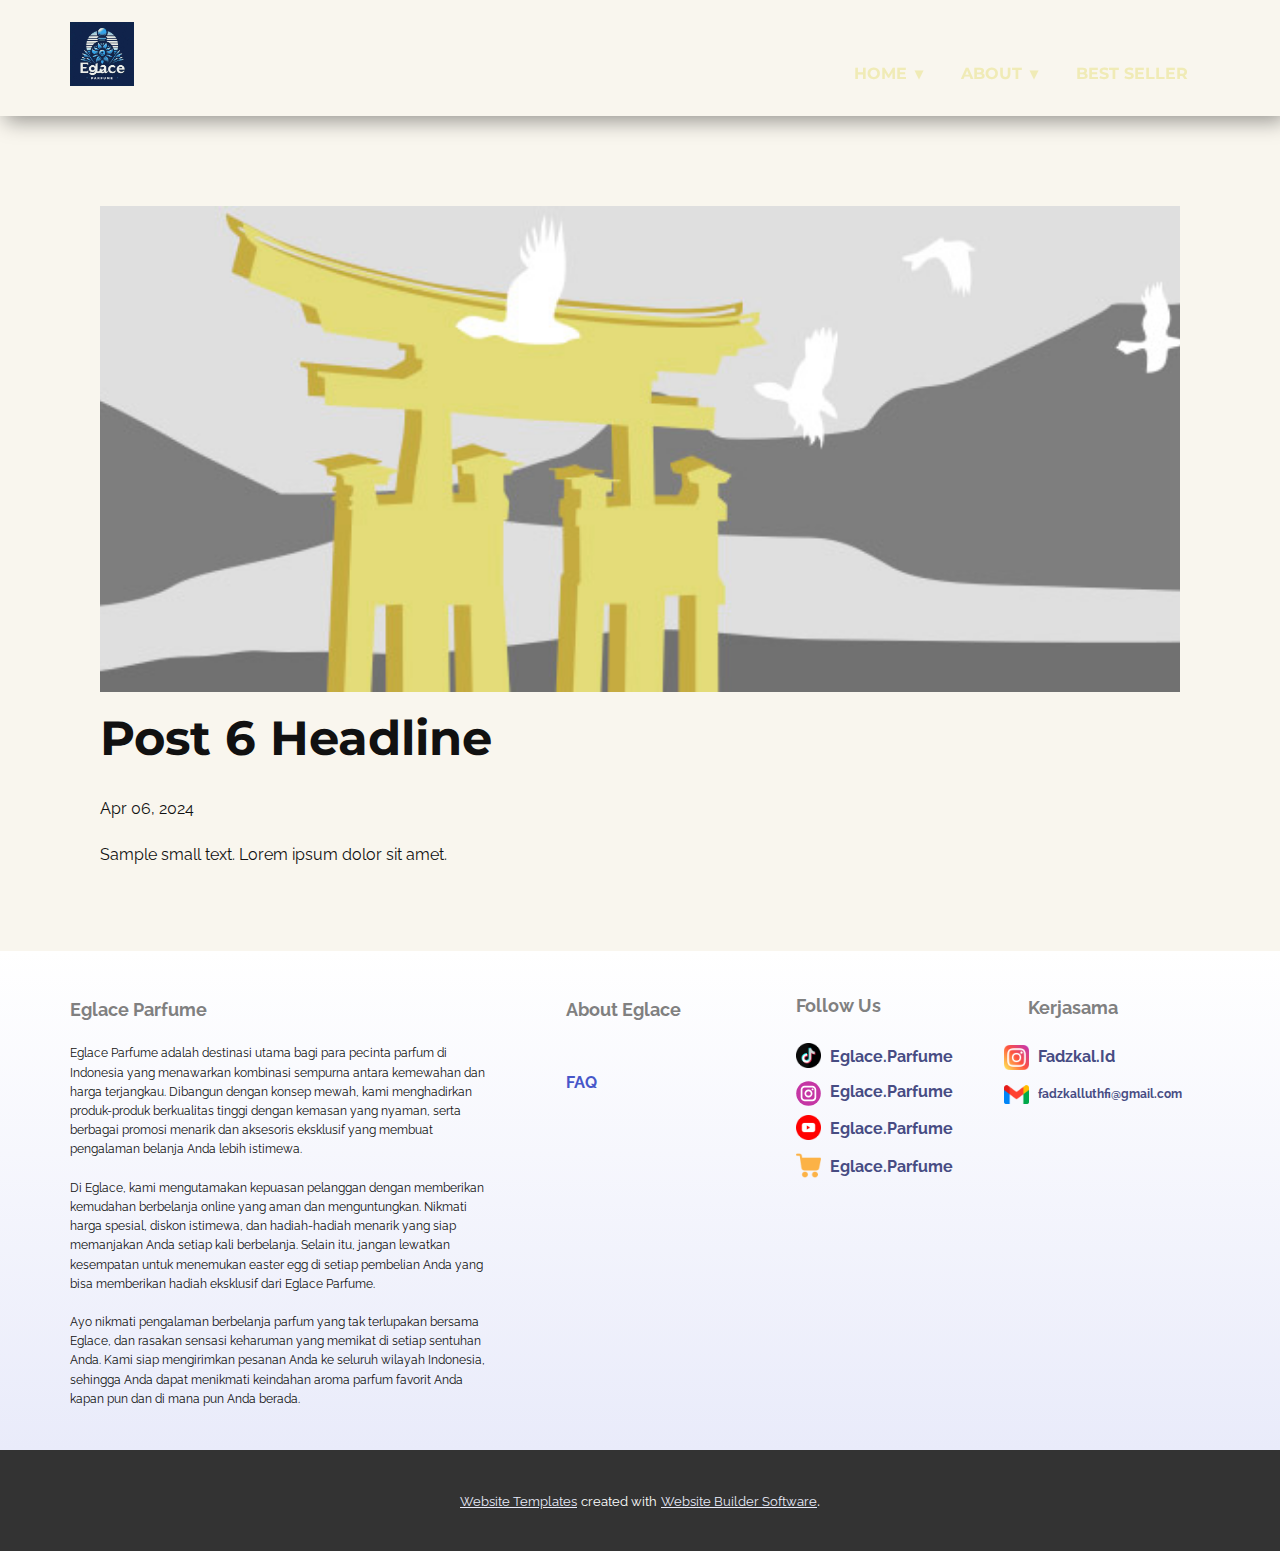
<file: blog/post-5.html>
<!DOCTYPE html>
<html style="font-size: 16px;" lang="en-ID"><head>
    <meta name="viewport" content="width=device-width, initial-scale=1.0">
    <meta charset="utf-8">
    <meta name="keywords" content="Post 1 Headline">
    <meta name="description" content="">
    <title>Post 6 Headline</title>
    <link rel="stylesheet" href="../nicepage.css" media="screen">
<link rel="stylesheet" href="../Post-Template.css" media="screen">
    <script class="u-script" type="text/javascript" src="../jquery.js" defer=""></script>
    <script class="u-script" type="text/javascript" src="../nicepage.js" defer=""></script>
    <meta name="generator" content="Nicepage 6.7.6, nicepage.com">
    <link id="u-theme-google-font" rel="stylesheet" href="https://fonts.googleapis.com/css?family=Montserrat:100,100i,200,200i,300,300i,400,400i,500,500i,600,600i,700,700i,800,800i,900,900i|Raleway:100,100i,200,200i,300,300i,400,400i,500,500i,600,600i,700,700i,800,800i,900,900i">
    <link id="u-page-google-font" rel="stylesheet" href="https://fonts.googleapis.com/css?family=Montserrat:100,100i,200,200i,300,300i,400,400i,500,500i,600,600i,700,700i,800,800i,900,900i">
    
    
    
    <script type="application/ld+json">{
		"@context": "http://schema.org",
		"@type": "Organization",
		"name": "EglaceParfume",
		"logo": "images/WhatsAppImage2024-02-16at20.37.50_ec97a41d.jpg",
		"sameAs": [
				"https://www.instagram.com/eglace.parfume/",
				"https://www.instagram.com/eglace.parfume/",
				"https://www.instagram.com/eglace.parfume/",
				"https://www.instagram.com/eglace.parfume/",
				"https://www.instagram.com/eglace.parfume/",
				"https://www.instagram.com/eglace.parfume/"
		]
}</script>
    <meta name="theme-color" content="#4756c9">
  <meta data-intl-tel-input-cdn-path="intlTelInput/"></head>
  <body data-path-to-root="./" data-include-products="false" class="u-body u-xl-mode" data-lang="en"><header class="u-box-shadow u-clearfix u-header u-sticky u-sticky-85d0 u-header" id="sec-03c7"><div class="u-clearfix u-sheet u-valign-middle u-sheet-1">
        <a href="https://www.instagram.com/eglace.parfume/" class="u-image u-logo u-image-1" data-image-width="4078" data-image-height="4062" title="Eglace Parfume">
          <img src="../images/WhatsAppImage2024-02-16at20.37.50_ec97a41d.jpg" class="u-logo-image u-logo-image-1">
        </a>
        <nav class="u-dropdown-icon u-menu u-menu-dropdown u-menu-open-right u-offcanvas u-menu-1">
          <div class="menu-collapse" style="font-size: 1rem; letter-spacing: 0px; font-weight: 700; text-transform: uppercase;">
            <a class="u-button-style u-custom-active-border-color u-custom-border u-custom-border-color u-custom-border-radius u-custom-borders u-custom-hover-border-color u-custom-left-right-menu-spacing u-custom-padding-bottom u-custom-text-active-color u-custom-text-color u-custom-text-hover-color u-custom-text-shadow u-custom-top-bottom-menu-spacing u-nav-link u-text-active-palette-1-base u-text-hover-palette-2-base" href="#">
              <svg class="u-svg-link" viewBox="0 0 24 24"><use xmlns:xlink="http://www.w3.org/1999/xlink" xlink:href="#menu-hamburger"></use></svg>
              <svg class="u-svg-content" version="1.1" id="menu-hamburger" viewBox="0 0 16 16" x="0px" y="0px" xmlns:xlink="http://www.w3.org/1999/xlink" xmlns="http://www.w3.org/2000/svg"><g><rect y="1" width="16" height="2"></rect><rect y="7" width="16" height="2"></rect><rect y="13" width="16" height="2"></rect>
</g></svg>
            </a>
          </div>
          <div class="u-custom-menu u-nav-container">
            <ul class="u-custom-font u-heading-font u-nav u-spacing-2 u-unstyled u-nav-1"><li class="u-nav-item"><a class="u-border-2 u-border-active-palette-3-light-2 u-border-hover-white u-button-style u-nav-link u-radius u-text-active-palette-3-dark-1 u-text-custom-color-2 u-text-hover-palette-3-light-2" href="../Eglace_Parfume.html" style="--radius:50px; padding: 10px 20px;">Home</a><div class="u-nav-popup"><ul class="u-h-spacing-20 u-nav u-unstyled u-v-spacing-10 u-nav-2"><li class="u-nav-item"><a class="u-button-style u-custom-color-4 u-hover-custom-color-2 u-nav-link u-text-active-custom-color-2 u-text-hover-palette-1-light-1" href="../Eglace_Parfume.html#fragnance1">Fragnance 1</a>
</li><li class="u-nav-item"><a class="u-button-style u-custom-color-4 u-hover-custom-color-2 u-nav-link u-text-active-custom-color-2 u-text-hover-palette-1-light-1" href="../Eglace_Parfume.html#fragnance2">Fragnance 2</a>
</li><li class="u-nav-item"><a class="u-button-style u-custom-color-4 u-hover-custom-color-2 u-nav-link u-text-active-custom-color-2 u-text-hover-palette-1-light-1" href="../Eglace_Parfume.html#fragnance3">Fragnance 3</a>
</li><li class="u-nav-item"><a class="u-button-style u-custom-color-4 u-hover-custom-color-2 u-nav-link u-text-active-custom-color-2 u-text-hover-palette-1-light-1" href="../Eglace_Parfume.html#spesialeglace">Spesial Eglace</a>
</li><li class="u-nav-item"><a class="u-button-style u-custom-color-4 u-hover-custom-color-2 u-nav-link u-text-active-custom-color-2 u-text-hover-palette-1-light-1" href="../Eglace_Parfume.html#contact">Contact</a>
</li></ul>
</div>
</li><li class="u-nav-item"><a class="u-border-2 u-border-active-palette-3-light-2 u-border-hover-white u-button-style u-nav-link u-radius u-text-active-palette-3-dark-1 u-text-custom-color-2 u-text-hover-palette-3-light-2" href="../About.html" style="--radius:50px; padding: 10px 20px;">About</a><div class="u-nav-popup"><ul class="u-h-spacing-20 u-nav u-unstyled u-v-spacing-10 u-nav-3"><li class="u-nav-item"><a class="u-button-style u-custom-color-4 u-hover-custom-color-2 u-nav-link u-text-active-custom-color-2 u-text-hover-palette-1-light-1" href="../About.html#about">Eglace</a>
</li><li class="u-nav-item"><a class="u-button-style u-custom-color-4 u-hover-custom-color-2 u-nav-link u-text-active-custom-color-2 u-text-hover-palette-1-light-1" href="../About.html#faq">FAQ</a>
</li><li class="u-nav-item"><a class="u-button-style u-custom-color-4 u-hover-custom-color-2 u-nav-link u-text-active-custom-color-2 u-text-hover-palette-1-light-1" href="../About.html#eglace_production">Eglace Production</a>
</li><li class="u-nav-item"><a class="u-button-style u-custom-color-4 u-hover-custom-color-2 u-nav-link u-text-active-custom-color-2 u-text-hover-palette-1-light-1" href="../About.html#kebijakan_privasi">Kebijakan Privasi</a>
</li><li class="u-nav-item"><a class="u-button-style u-custom-color-4 u-hover-custom-color-2 u-nav-link u-text-active-custom-color-2 u-text-hover-palette-1-light-1" href="../About.html#carousel_0bff">TUKAR TICKET EGLACE</a>
</li></ul>
</div>
</li><li class="u-nav-item"><a class="u-border-2 u-border-active-palette-3-light-2 u-border-hover-white u-button-style u-nav-link u-radius u-text-active-palette-3-dark-1 u-text-custom-color-2 u-text-hover-palette-3-light-2" href="../Best-Seller.html" style="--radius:50px; padding: 10px 20px;">Best Seller</a>
</li></ul>
          </div>
          <div class="u-custom-menu u-nav-container-collapse">
            <div class="u-container-style u-custom-color-1 u-inner-container-layout u-opacity u-opacity-85 u-sidenav">
              <div class="u-inner-container-layout u-sidenav-overflow">
                <div class="u-menu-close"></div>
                <ul class="u-align-center u-custom-font u-nav u-popupmenu-items u-spacing-9 u-text-active-custom-color-2 u-text-font u-text-hover-palette-1-light-1 u-unstyled u-nav-4"><li class="u-nav-item"><a class="u-button-style u-nav-link" href="../Eglace_Parfume.html">Home</a><div class="u-nav-popup"><ul class="u-h-spacing-20 u-nav u-unstyled u-v-spacing-10 u-nav-5"><li class="u-nav-item"><a class="u-button-style u-nav-link" href="../Eglace_Parfume.html#fragnance1">Fragnance 1</a>
</li><li class="u-nav-item"><a class="u-button-style u-nav-link" href="../Eglace_Parfume.html#fragnance2">Fragnance 2</a>
</li><li class="u-nav-item"><a class="u-button-style u-nav-link" href="../Eglace_Parfume.html#fragnance3">Fragnance 3</a>
</li><li class="u-nav-item"><a class="u-button-style u-nav-link" href="../Eglace_Parfume.html#spesialeglace">Spesial Eglace</a>
</li><li class="u-nav-item"><a class="u-button-style u-nav-link" href="../Eglace_Parfume.html#contact">Contact</a>
</li></ul>
</div>
</li><li class="u-nav-item"><a class="u-button-style u-nav-link" href="../About.html">About</a><div class="u-nav-popup"><ul class="u-h-spacing-20 u-nav u-unstyled u-v-spacing-10 u-nav-6"><li class="u-nav-item"><a class="u-button-style u-nav-link" href="../About.html#about">Eglace</a>
</li><li class="u-nav-item"><a class="u-button-style u-nav-link" href="../About.html#faq">FAQ</a>
</li><li class="u-nav-item"><a class="u-button-style u-nav-link" href="../About.html#eglace_production">Eglace Production</a>
</li><li class="u-nav-item"><a class="u-button-style u-nav-link" href="../About.html#kebijakan_privasi">Kebijakan Privasi</a>
</li><li class="u-nav-item"><a class="u-button-style u-nav-link" href="../About.html#carousel_0bff">TUKAR TICKET EGLACE</a>
</li></ul>
</div>
</li><li class="u-nav-item"><a class="u-button-style u-nav-link" href="../Best-Seller.html">Best Seller</a>
</li></ul>
              </div>
            </div>
            <div class="u-grey-5 u-menu-overlay u-opacity u-opacity-50"></div>
          </div>
        </nav>
      </div><style class="u-sticky-style" data-style-id="85d0">.u-sticky-fixed.u-sticky-85d0, .u-body.u-sticky-fixed .u-sticky-85d0 {
box-shadow: 5px 5px 20px 0 rgba(0,0,0,0.4) !important
}</style></header>
    <section class="u-align-center u-clearfix u-section-1" id="sec-637e">
      <div class="u-clearfix u-sheet u-valign-middle-md u-valign-middle-sm u-valign-middle-xs u-sheet-1"><!--post_details--><!--post_details_options_json--><!--{"source":""}--><!--/post_details_options_json--><!--blog_post-->
        <div class="u-container-style u-expanded-width u-post-details u-post-details-1">
          <div class="u-container-layout u-valign-middle u-container-layout-1"><!--blog_post_image-->
            <img alt="" class="u-blog-control u-expanded-width u-image u-image-default u-image-1" src="../images/8ad73f3c.jpeg"><!--/blog_post_image--><!--blog_post_header-->
            <h2 class="u-blog-control u-text u-text-1">Post 6 Headline</h2><!--/blog_post_header--><!--blog_post_metadata-->
            <div class="u-blog-control u-metadata u-metadata-1"><!--blog_post_metadata_date-->
              <span class="u-meta-date u-meta-icon">Apr 06, 2024</span><!--/blog_post_metadata_date--><!--blog_post_metadata_category-->
              <!--/blog_post_metadata_category--><!--blog_post_metadata_comments-->
              <!--/blog_post_metadata_comments-->
            </div><!--/blog_post_metadata--><!--blog_post_content-->
            <div class="u-align-justify u-blog-control u-post-content u-text u-text-2 fr-view">
  Sample small text. Lorem ipsum dolor sit amet.
  </div><!--/blog_post_content-->
          </div>
        </div><!--/blog_post--><!--/post_details-->
      </div>
    </section>
    
    
    
    <footer class="u-align-center-md u-align-center-sm u-align-center-xs u-clearfix u-footer u-gradient u-footer" id="sec-9b79"><div class="u-clearfix u-sheet u-sheet-1">
        <div class="u-clearfix u-group-elements u-group-elements-1">
          <div class="u-clearfix u-expanded-width-lg u-expanded-width-md u-expanded-width-sm u-expanded-width-xs u-group-elements u-group-elements-2" data-animation-out="0">
            <p class="u-align-left u-text u-text-grey-50 u-text-1">Follow Us </p>
            <div class="u-align-left u-social-icons u-spacing-23 u-social-icons-1">
              <a class="u-social-url" title="linkedin" target="_blank" href="https://www.instagram.com/eglace.parfume/"><span class="u-file-icon u-icon u-social-icon u-social-linkedin u-icon-1"><img src="../images/4782345.png" alt=""></span>
              </a>
            </div>
            <div class="u-align-left u-social-icons u-spacing-23 u-social-icons-2">
              <a class="u-social-url" title="instagram" target="_blank" href="https://www.instagram.com/eglace.parfume/"><span class="u-icon u-social-icon u-social-instagram u-icon-2"><svg class="u-svg-link" preserveAspectRatio="xMidYMin slice" viewBox="0 0 112 112" style=""><use xmlns:xlink="http://www.w3.org/1999/xlink" xlink:href="#svg-a633"></use></svg><svg class="u-svg-content" viewBox="0 0 112 112" x="0" y="0" id="svg-a633"><circle fill="currentColor" cx="56.1" cy="56.1" r="55"></circle><path fill="#FFFFFF" d="M55.9,38.2c-9.9,0-17.9,8-17.9,17.9C38,66,46,74,55.9,74c9.9,0,17.9-8,17.9-17.9C73.8,46.2,65.8,38.2,55.9,38.2
      z M55.9,66.4c-5.7,0-10.3-4.6-10.3-10.3c-0.1-5.7,4.6-10.3,10.3-10.3c5.7,0,10.3,4.6,10.3,10.3C66.2,61.8,61.6,66.4,55.9,66.4z"></path><path fill="#FFFFFF" d="M74.3,33.5c-2.3,0-4.2,1.9-4.2,4.2s1.9,4.2,4.2,4.2s4.2-1.9,4.2-4.2S76.6,33.5,74.3,33.5z"></path><path fill="#FFFFFF" d="M73.1,21.3H38.6c-9.7,0-17.5,7.9-17.5,17.5v34.5c0,9.7,7.9,17.6,17.5,17.6h34.5c9.7,0,17.5-7.9,17.5-17.5V38.8
      C90.6,29.1,82.7,21.3,73.1,21.3z M83,73.3c0,5.5-4.5,9.9-9.9,9.9H38.6c-5.5,0-9.9-4.5-9.9-9.9V38.8c0-5.5,4.5-9.9,9.9-9.9h34.5
      c5.5,0,9.9,4.5,9.9,9.9V73.3z"></path></svg></span>
              </a>
            </div>
            <div class="u-align-left u-social-icons u-spacing-23 u-social-icons-3">
              <a class="u-social-url" title="linkedin" target="_blank" href="https://www.instagram.com/eglace.parfume/"><span class="u-file-icon u-icon u-social-icon u-social-linkedin u-icon-3"><img src="../images/3670147.png" alt=""></span>
              </a>
            </div>
            <div class="u-align-left u-social-icons u-spacing-23 u-social-icons-4">
              <a class="u-social-url" title="linkedin" target="_blank" href="https://www.instagram.com/eglace.parfume/"><span class="u-file-icon u-icon u-social-icon u-social-linkedin u-text-custom-color-5 u-icon-4"><img src="../images/709640-fc42ac39.png" alt=""></span>
              </a>
            </div>
          </div>
          <p class="u-align-left u-hover-feature u-text u-text-custom-color-4 u-text-2">Eglace.Parfume </p>
          <p class="u-align-left u-hover-feature u-text u-text-custom-color-4 u-text-3">Eglace.Parfume </p>
          <p class="u-align-left u-hover-feature u-text u-text-custom-color-4 u-text-4">Eglace.Parfume </p>
          <p class="u-align-left u-hover-feature u-text u-text-custom-color-4 u-text-default u-text-5">Eglace.Parfume </p>
        </div>
        <div class="u-clearfix u-group-elements u-group-elements-3">
          <p class="u-align-left u-text u-text-grey-50 u-text-6">Kerjasama </p>
          <p class="u-align-left u-hover-feature u-text u-text-custom-color-4 u-text-7">Fadzkal​.Id</p>
          <div class="u-align-left u-social-icons u-spacing-23 u-social-icons-5">
            <a class="u-social-url" title="linkedin" target="_blank" href="https://www.instagram.com/eglace.parfume/"><span class="u-file-icon u-icon u-social-icon u-social-linkedin u-icon-5"><img src="../images/2111463.png" alt=""></span>
            </a>
          </div>
          <div class="u-align-left u-social-icons u-spacing-23 u-social-icons-6">
            <a class="u-social-url" title="instagram" target="_blank" href="https://www.instagram.com/eglace.parfume/"><span class="u-file-icon u-icon u-social-icon u-social-instagram u-icon-6"><img src="../images/5968534.png" alt=""></span>
            </a>
          </div>
          <p class="u-align-left u-hover-feature u-text u-text-custom-color-4 u-text-8">fadzkalluthfi@gmail.com</p>
        </div>
        <p class="u-align-left u-text u-text-grey-50 u-text-9">Eglace Parfume<span style="font-weight: 700;"></span>
        </p>
        <div class="u-clearfix u-group-elements u-group-elements-4" href="../About.html" data-animation-out="0">
          <p class="u-align-left u-text u-text-grey-50 u-text-10">About Eglace</p>
          <p class="u-align-left u-hover-feature u-text u-text-custom-color-4 u-text-11" data-animation-name="customAnimationIn" data-animation-duration="1000" data-animation-delay="0">
            <a class="u-active-none u-border-none u-btn u-button-link u-button-style u-hover-none u-none u-text-palette-1-base u-btn-1" data-href="../About.html" href="../About.html#about">Tentang Kami </a>
          </p>
          <p class="u-align-left u-hover-feature u-text u-text-custom-color-4 u-text-12">
            <a class="u-active-none u-border-none u-btn u-button-link u-button-style u-hover-none u-none u-text-palette-1-base u-btn-2" data-href="#" href="../About.html#faq">FAQ</a>
          </p>
          <p class="u-align-left u-hover-feature u-text u-text-custom-color-4 u-text-13" data-animation-name="customAnimationIn" data-animation-duration="1000" data-animation-delay="0">
            <a class="u-active-none u-border-none u-btn u-button-link u-button-style u-hover-none u-none u-text-palette-1-base u-btn-3" data-href="#" href="../About.html#eglace_production">Eglace Production </a>
          </p>
          <p class="u-align-left u-hover-feature u-text u-text-custom-color-4 u-text-14" data-animation-name="customAnimationIn" data-animation-duration="1000" data-animation-delay="0">
            <a class="u-active-none u-border-none u-btn u-button-link u-button-style u-hover-none u-none u-text-palette-1-base u-btn-4" href="../About.html#kebijakan_privasi">Kebijakan Privasi </a>
          </p>
        </div>
        <p class="u-align-left u-text u-text-15">Eglace Parfume adalah destinasi utama bagi para pecinta parfum di Indonesia yang menawarkan kombinasi sempurna antara kemewahan dan harga terjangkau. Dibangun dengan konsep mewah, kami menghadirkan produk-produk berkualitas tinggi dengan kemasan yang nyaman, serta berbagai promosi menarik dan aksesoris eksklusif yang membuat pengalaman belanja Anda lebih istimewa.<br>
          <br>Di Eglace, kami mengutamakan kepuasan pelanggan dengan memberikan kemudahan berbelanja online yang aman dan menguntungkan. Nikmati harga spesial, diskon istimewa, dan hadiah-hadiah menarik yang siap memanjakan Anda setiap kali berbelanja. Selain itu, jangan lewatkan kesempatan untuk menemukan easter egg di setiap pembelian Anda yang bisa memberikan hadiah eksklusif dari Eglace Parfume.<br>
          <br>Ayo nikmati pengalaman berbelanja parfum yang tak terlupakan bersama Eglace, dan rasakan sensasi keharuman yang memikat di setiap sentuhan Anda. Kami siap mengirimkan pesanan Anda ke seluruh wilayah Indonesia, sehingga Anda dapat menikmati keindahan aroma parfum favorit Anda kapan pun dan di mana pun Anda berada. 
        </p>
      </div></footer>
    <section class="u-backlink u-clearfix u-grey-80">
      <a class="u-link" href="https://nicepage.com/website-templates" target="_blank">
        <span>Website Templates</span>
      </a>
      <p class="u-text">
        <span>created with</span>
      </p>
      <a class="u-link" href="" target="_blank">
        <span>Website Builder Software</span>
      </a>. 
    </section>
  
</body></html>
</file>
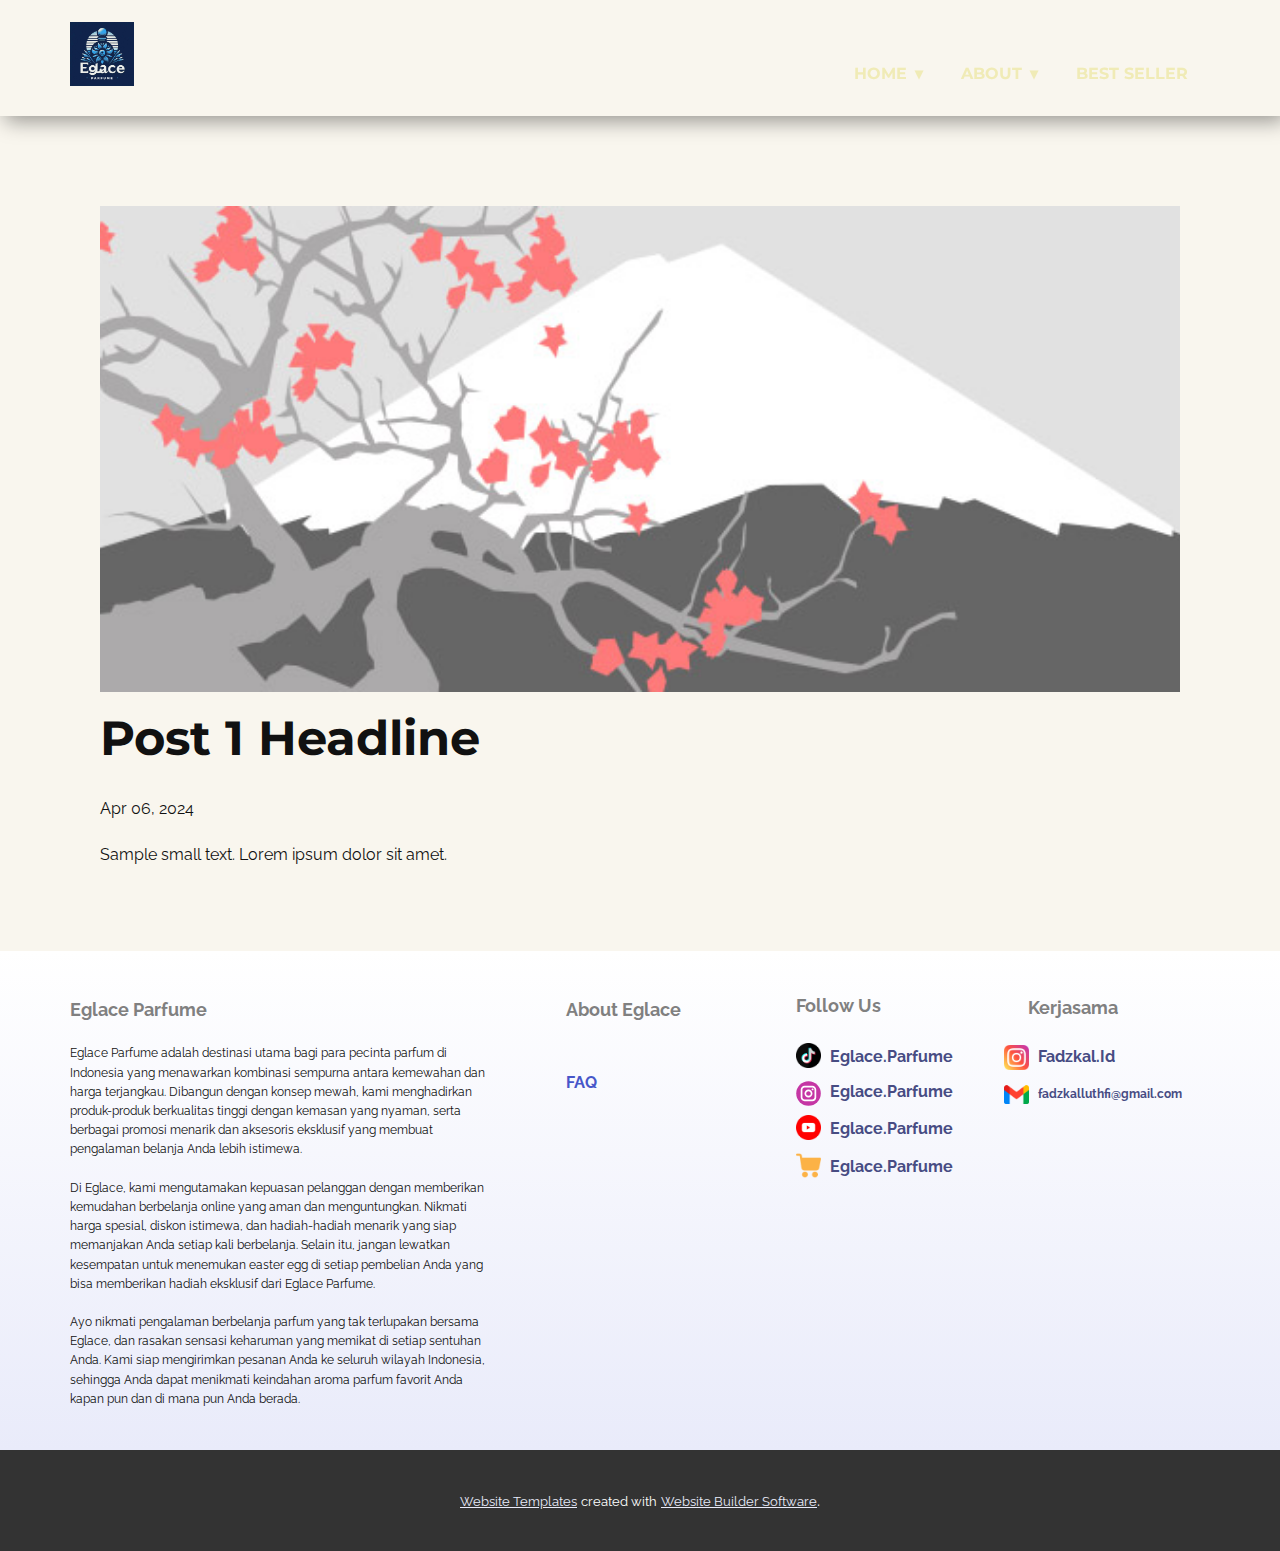
<file: blog/post.html>
<!DOCTYPE html>
<html style="font-size: 16px;" lang="en-ID"><head>
    <meta name="viewport" content="width=device-width, initial-scale=1.0">
    <meta charset="utf-8">
    <meta name="keywords" content="Post 1 Headline">
    <meta name="description" content="">
    <title>Post 1 Headline</title>
    <link rel="stylesheet" href="../nicepage.css" media="screen">
<link rel="stylesheet" href="../Post-Template.css" media="screen">
    <script class="u-script" type="text/javascript" src="../jquery.js" defer=""></script>
    <script class="u-script" type="text/javascript" src="../nicepage.js" defer=""></script>
    <meta name="generator" content="Nicepage 6.7.6, nicepage.com">
    <link id="u-theme-google-font" rel="stylesheet" href="https://fonts.googleapis.com/css?family=Montserrat:100,100i,200,200i,300,300i,400,400i,500,500i,600,600i,700,700i,800,800i,900,900i|Raleway:100,100i,200,200i,300,300i,400,400i,500,500i,600,600i,700,700i,800,800i,900,900i">
    <link id="u-page-google-font" rel="stylesheet" href="https://fonts.googleapis.com/css?family=Montserrat:100,100i,200,200i,300,300i,400,400i,500,500i,600,600i,700,700i,800,800i,900,900i">
    
    
    
    <script type="application/ld+json">{
		"@context": "http://schema.org",
		"@type": "Organization",
		"name": "EglaceParfume",
		"logo": "images/WhatsAppImage2024-02-16at20.37.50_ec97a41d.jpg",
		"sameAs": [
				"https://www.instagram.com/eglace.parfume/",
				"https://www.instagram.com/eglace.parfume/",
				"https://www.instagram.com/eglace.parfume/",
				"https://www.instagram.com/eglace.parfume/",
				"https://www.instagram.com/eglace.parfume/",
				"https://www.instagram.com/eglace.parfume/"
		]
}</script>
    <meta name="theme-color" content="#4756c9">
  <meta data-intl-tel-input-cdn-path="intlTelInput/"></head>
  <body data-path-to-root="./" data-include-products="false" class="u-body u-xl-mode" data-lang="en"><header class="u-box-shadow u-clearfix u-header u-sticky u-sticky-85d0 u-header" id="sec-03c7"><div class="u-clearfix u-sheet u-valign-middle u-sheet-1">
        <a href="https://www.instagram.com/eglace.parfume/" class="u-image u-logo u-image-1" data-image-width="4078" data-image-height="4062" title="Eglace Parfume">
          <img src="../images/WhatsAppImage2024-02-16at20.37.50_ec97a41d.jpg" class="u-logo-image u-logo-image-1">
        </a>
        <nav class="u-dropdown-icon u-menu u-menu-dropdown u-menu-open-right u-offcanvas u-menu-1">
          <div class="menu-collapse" style="font-size: 1rem; letter-spacing: 0px; font-weight: 700; text-transform: uppercase;">
            <a class="u-button-style u-custom-active-border-color u-custom-border u-custom-border-color u-custom-border-radius u-custom-borders u-custom-hover-border-color u-custom-left-right-menu-spacing u-custom-padding-bottom u-custom-text-active-color u-custom-text-color u-custom-text-hover-color u-custom-text-shadow u-custom-top-bottom-menu-spacing u-nav-link u-text-active-palette-1-base u-text-hover-palette-2-base" href="#">
              <svg class="u-svg-link" viewBox="0 0 24 24"><use xmlns:xlink="http://www.w3.org/1999/xlink" xlink:href="#menu-hamburger"></use></svg>
              <svg class="u-svg-content" version="1.1" id="menu-hamburger" viewBox="0 0 16 16" x="0px" y="0px" xmlns:xlink="http://www.w3.org/1999/xlink" xmlns="http://www.w3.org/2000/svg"><g><rect y="1" width="16" height="2"></rect><rect y="7" width="16" height="2"></rect><rect y="13" width="16" height="2"></rect>
</g></svg>
            </a>
          </div>
          <div class="u-custom-menu u-nav-container">
            <ul class="u-custom-font u-heading-font u-nav u-spacing-2 u-unstyled u-nav-1"><li class="u-nav-item"><a class="u-border-2 u-border-active-palette-3-light-2 u-border-hover-white u-button-style u-nav-link u-radius u-text-active-palette-3-dark-1 u-text-custom-color-2 u-text-hover-palette-3-light-2" href="../Eglace_Parfume.html" style="--radius:50px; padding: 10px 20px;">Home</a><div class="u-nav-popup"><ul class="u-h-spacing-20 u-nav u-unstyled u-v-spacing-10 u-nav-2"><li class="u-nav-item"><a class="u-button-style u-custom-color-4 u-hover-custom-color-2 u-nav-link u-text-active-custom-color-2 u-text-hover-palette-1-light-1" href="../Eglace_Parfume.html#fragnance1">Fragnance 1</a>
</li><li class="u-nav-item"><a class="u-button-style u-custom-color-4 u-hover-custom-color-2 u-nav-link u-text-active-custom-color-2 u-text-hover-palette-1-light-1" href="../Eglace_Parfume.html#fragnance2">Fragnance 2</a>
</li><li class="u-nav-item"><a class="u-button-style u-custom-color-4 u-hover-custom-color-2 u-nav-link u-text-active-custom-color-2 u-text-hover-palette-1-light-1" href="../Eglace_Parfume.html#fragnance3">Fragnance 3</a>
</li><li class="u-nav-item"><a class="u-button-style u-custom-color-4 u-hover-custom-color-2 u-nav-link u-text-active-custom-color-2 u-text-hover-palette-1-light-1" href="../Eglace_Parfume.html#spesialeglace">Spesial Eglace</a>
</li><li class="u-nav-item"><a class="u-button-style u-custom-color-4 u-hover-custom-color-2 u-nav-link u-text-active-custom-color-2 u-text-hover-palette-1-light-1" href="../Eglace_Parfume.html#contact">Contact</a>
</li></ul>
</div>
</li><li class="u-nav-item"><a class="u-border-2 u-border-active-palette-3-light-2 u-border-hover-white u-button-style u-nav-link u-radius u-text-active-palette-3-dark-1 u-text-custom-color-2 u-text-hover-palette-3-light-2" href="../About.html" style="--radius:50px; padding: 10px 20px;">About</a><div class="u-nav-popup"><ul class="u-h-spacing-20 u-nav u-unstyled u-v-spacing-10 u-nav-3"><li class="u-nav-item"><a class="u-button-style u-custom-color-4 u-hover-custom-color-2 u-nav-link u-text-active-custom-color-2 u-text-hover-palette-1-light-1" href="../About.html#about">Eglace</a>
</li><li class="u-nav-item"><a class="u-button-style u-custom-color-4 u-hover-custom-color-2 u-nav-link u-text-active-custom-color-2 u-text-hover-palette-1-light-1" href="../About.html#faq">FAQ</a>
</li><li class="u-nav-item"><a class="u-button-style u-custom-color-4 u-hover-custom-color-2 u-nav-link u-text-active-custom-color-2 u-text-hover-palette-1-light-1" href="../About.html#eglace_production">Eglace Production</a>
</li><li class="u-nav-item"><a class="u-button-style u-custom-color-4 u-hover-custom-color-2 u-nav-link u-text-active-custom-color-2 u-text-hover-palette-1-light-1" href="../About.html#kebijakan_privasi">Kebijakan Privasi</a>
</li><li class="u-nav-item"><a class="u-button-style u-custom-color-4 u-hover-custom-color-2 u-nav-link u-text-active-custom-color-2 u-text-hover-palette-1-light-1" href="../About.html#carousel_0bff">TUKAR TICKET EGLACE</a>
</li></ul>
</div>
</li><li class="u-nav-item"><a class="u-border-2 u-border-active-palette-3-light-2 u-border-hover-white u-button-style u-nav-link u-radius u-text-active-palette-3-dark-1 u-text-custom-color-2 u-text-hover-palette-3-light-2" href="../Best-Seller.html" style="--radius:50px; padding: 10px 20px;">Best Seller</a>
</li></ul>
          </div>
          <div class="u-custom-menu u-nav-container-collapse">
            <div class="u-container-style u-custom-color-1 u-inner-container-layout u-opacity u-opacity-85 u-sidenav">
              <div class="u-inner-container-layout u-sidenav-overflow">
                <div class="u-menu-close"></div>
                <ul class="u-align-center u-custom-font u-nav u-popupmenu-items u-spacing-9 u-text-active-custom-color-2 u-text-font u-text-hover-palette-1-light-1 u-unstyled u-nav-4"><li class="u-nav-item"><a class="u-button-style u-nav-link" href="../Eglace_Parfume.html">Home</a><div class="u-nav-popup"><ul class="u-h-spacing-20 u-nav u-unstyled u-v-spacing-10 u-nav-5"><li class="u-nav-item"><a class="u-button-style u-nav-link" href="../Eglace_Parfume.html#fragnance1">Fragnance 1</a>
</li><li class="u-nav-item"><a class="u-button-style u-nav-link" href="../Eglace_Parfume.html#fragnance2">Fragnance 2</a>
</li><li class="u-nav-item"><a class="u-button-style u-nav-link" href="../Eglace_Parfume.html#fragnance3">Fragnance 3</a>
</li><li class="u-nav-item"><a class="u-button-style u-nav-link" href="../Eglace_Parfume.html#spesialeglace">Spesial Eglace</a>
</li><li class="u-nav-item"><a class="u-button-style u-nav-link" href="../Eglace_Parfume.html#contact">Contact</a>
</li></ul>
</div>
</li><li class="u-nav-item"><a class="u-button-style u-nav-link" href="../About.html">About</a><div class="u-nav-popup"><ul class="u-h-spacing-20 u-nav u-unstyled u-v-spacing-10 u-nav-6"><li class="u-nav-item"><a class="u-button-style u-nav-link" href="../About.html#about">Eglace</a>
</li><li class="u-nav-item"><a class="u-button-style u-nav-link" href="../About.html#faq">FAQ</a>
</li><li class="u-nav-item"><a class="u-button-style u-nav-link" href="../About.html#eglace_production">Eglace Production</a>
</li><li class="u-nav-item"><a class="u-button-style u-nav-link" href="../About.html#kebijakan_privasi">Kebijakan Privasi</a>
</li><li class="u-nav-item"><a class="u-button-style u-nav-link" href="../About.html#carousel_0bff">TUKAR TICKET EGLACE</a>
</li></ul>
</div>
</li><li class="u-nav-item"><a class="u-button-style u-nav-link" href="../Best-Seller.html">Best Seller</a>
</li></ul>
              </div>
            </div>
            <div class="u-grey-5 u-menu-overlay u-opacity u-opacity-50"></div>
          </div>
        </nav>
      </div><style class="u-sticky-style" data-style-id="85d0">.u-sticky-fixed.u-sticky-85d0, .u-body.u-sticky-fixed .u-sticky-85d0 {
box-shadow: 5px 5px 20px 0 rgba(0,0,0,0.4) !important
}</style></header>
    <section class="u-align-center u-clearfix u-section-1" id="sec-637e">
      <div class="u-clearfix u-sheet u-valign-middle-md u-valign-middle-sm u-valign-middle-xs u-sheet-1"><!--post_details--><!--post_details_options_json--><!--{"source":""}--><!--/post_details_options_json--><!--blog_post-->
        <div class="u-container-style u-expanded-width u-post-details u-post-details-1">
          <div class="u-container-layout u-valign-middle u-container-layout-1"><!--blog_post_image-->
            <img alt="" class="u-blog-control u-expanded-width u-image u-image-default u-image-1" src="../images/0fd3416c.jpeg"><!--/blog_post_image--><!--blog_post_header-->
            <h2 class="u-blog-control u-text u-text-1">Post 1 Headline</h2><!--/blog_post_header--><!--blog_post_metadata-->
            <div class="u-blog-control u-metadata u-metadata-1"><!--blog_post_metadata_date-->
              <span class="u-meta-date u-meta-icon">Apr 06, 2024</span><!--/blog_post_metadata_date--><!--blog_post_metadata_category-->
              <!--/blog_post_metadata_category--><!--blog_post_metadata_comments-->
              <!--/blog_post_metadata_comments-->
            </div><!--/blog_post_metadata--><!--blog_post_content-->
            <div class="u-align-justify u-blog-control u-post-content u-text u-text-2 fr-view">
  Sample small text. Lorem ipsum dolor sit amet.
  </div><!--/blog_post_content-->
          </div>
        </div><!--/blog_post--><!--/post_details-->
      </div>
    </section>
    
    
    
    <footer class="u-align-center-md u-align-center-sm u-align-center-xs u-clearfix u-footer u-gradient u-footer" id="sec-9b79"><div class="u-clearfix u-sheet u-sheet-1">
        <div class="u-clearfix u-group-elements u-group-elements-1">
          <div class="u-clearfix u-expanded-width-lg u-expanded-width-md u-expanded-width-sm u-expanded-width-xs u-group-elements u-group-elements-2" data-animation-out="0">
            <p class="u-align-left u-text u-text-grey-50 u-text-1">Follow Us </p>
            <div class="u-align-left u-social-icons u-spacing-23 u-social-icons-1">
              <a class="u-social-url" title="linkedin" target="_blank" href="https://www.instagram.com/eglace.parfume/"><span class="u-file-icon u-icon u-social-icon u-social-linkedin u-icon-1"><img src="../images/4782345.png" alt=""></span>
              </a>
            </div>
            <div class="u-align-left u-social-icons u-spacing-23 u-social-icons-2">
              <a class="u-social-url" title="instagram" target="_blank" href="https://www.instagram.com/eglace.parfume/"><span class="u-icon u-social-icon u-social-instagram u-icon-2"><svg class="u-svg-link" preserveAspectRatio="xMidYMin slice" viewBox="0 0 112 112" style=""><use xmlns:xlink="http://www.w3.org/1999/xlink" xlink:href="#svg-a633"></use></svg><svg class="u-svg-content" viewBox="0 0 112 112" x="0" y="0" id="svg-a633"><circle fill="currentColor" cx="56.1" cy="56.1" r="55"></circle><path fill="#FFFFFF" d="M55.9,38.2c-9.9,0-17.9,8-17.9,17.9C38,66,46,74,55.9,74c9.9,0,17.9-8,17.9-17.9C73.8,46.2,65.8,38.2,55.9,38.2
      z M55.9,66.4c-5.7,0-10.3-4.6-10.3-10.3c-0.1-5.7,4.6-10.3,10.3-10.3c5.7,0,10.3,4.6,10.3,10.3C66.2,61.8,61.6,66.4,55.9,66.4z"></path><path fill="#FFFFFF" d="M74.3,33.5c-2.3,0-4.2,1.9-4.2,4.2s1.9,4.2,4.2,4.2s4.2-1.9,4.2-4.2S76.6,33.5,74.3,33.5z"></path><path fill="#FFFFFF" d="M73.1,21.3H38.6c-9.7,0-17.5,7.9-17.5,17.5v34.5c0,9.7,7.9,17.6,17.5,17.6h34.5c9.7,0,17.5-7.9,17.5-17.5V38.8
      C90.6,29.1,82.7,21.3,73.1,21.3z M83,73.3c0,5.5-4.5,9.9-9.9,9.9H38.6c-5.5,0-9.9-4.5-9.9-9.9V38.8c0-5.5,4.5-9.9,9.9-9.9h34.5
      c5.5,0,9.9,4.5,9.9,9.9V73.3z"></path></svg></span>
              </a>
            </div>
            <div class="u-align-left u-social-icons u-spacing-23 u-social-icons-3">
              <a class="u-social-url" title="linkedin" target="_blank" href="https://www.instagram.com/eglace.parfume/"><span class="u-file-icon u-icon u-social-icon u-social-linkedin u-icon-3"><img src="../images/3670147.png" alt=""></span>
              </a>
            </div>
            <div class="u-align-left u-social-icons u-spacing-23 u-social-icons-4">
              <a class="u-social-url" title="linkedin" target="_blank" href="https://www.instagram.com/eglace.parfume/"><span class="u-file-icon u-icon u-social-icon u-social-linkedin u-text-custom-color-5 u-icon-4"><img src="../images/709640-fc42ac39.png" alt=""></span>
              </a>
            </div>
          </div>
          <p class="u-align-left u-hover-feature u-text u-text-custom-color-4 u-text-2">Eglace.Parfume </p>
          <p class="u-align-left u-hover-feature u-text u-text-custom-color-4 u-text-3">Eglace.Parfume </p>
          <p class="u-align-left u-hover-feature u-text u-text-custom-color-4 u-text-4">Eglace.Parfume </p>
          <p class="u-align-left u-hover-feature u-text u-text-custom-color-4 u-text-default u-text-5">Eglace.Parfume </p>
        </div>
        <div class="u-clearfix u-group-elements u-group-elements-3">
          <p class="u-align-left u-text u-text-grey-50 u-text-6">Kerjasama </p>
          <p class="u-align-left u-hover-feature u-text u-text-custom-color-4 u-text-7">Fadzkal​.Id</p>
          <div class="u-align-left u-social-icons u-spacing-23 u-social-icons-5">
            <a class="u-social-url" title="linkedin" target="_blank" href="https://www.instagram.com/eglace.parfume/"><span class="u-file-icon u-icon u-social-icon u-social-linkedin u-icon-5"><img src="../images/2111463.png" alt=""></span>
            </a>
          </div>
          <div class="u-align-left u-social-icons u-spacing-23 u-social-icons-6">
            <a class="u-social-url" title="instagram" target="_blank" href="https://www.instagram.com/eglace.parfume/"><span class="u-file-icon u-icon u-social-icon u-social-instagram u-icon-6"><img src="../images/5968534.png" alt=""></span>
            </a>
          </div>
          <p class="u-align-left u-hover-feature u-text u-text-custom-color-4 u-text-8">fadzkalluthfi@gmail.com</p>
        </div>
        <p class="u-align-left u-text u-text-grey-50 u-text-9">Eglace Parfume<span style="font-weight: 700;"></span>
        </p>
        <div class="u-clearfix u-group-elements u-group-elements-4" href="../About.html" data-animation-out="0">
          <p class="u-align-left u-text u-text-grey-50 u-text-10">About Eglace</p>
          <p class="u-align-left u-hover-feature u-text u-text-custom-color-4 u-text-11" data-animation-name="customAnimationIn" data-animation-duration="1000" data-animation-delay="0">
            <a class="u-active-none u-border-none u-btn u-button-link u-button-style u-hover-none u-none u-text-palette-1-base u-btn-1" data-href="../About.html" href="../About.html#about">Tentang Kami </a>
          </p>
          <p class="u-align-left u-hover-feature u-text u-text-custom-color-4 u-text-12">
            <a class="u-active-none u-border-none u-btn u-button-link u-button-style u-hover-none u-none u-text-palette-1-base u-btn-2" data-href="#" href="../About.html#faq">FAQ</a>
          </p>
          <p class="u-align-left u-hover-feature u-text u-text-custom-color-4 u-text-13" data-animation-name="customAnimationIn" data-animation-duration="1000" data-animation-delay="0">
            <a class="u-active-none u-border-none u-btn u-button-link u-button-style u-hover-none u-none u-text-palette-1-base u-btn-3" data-href="#" href="../About.html#eglace_production">Eglace Production </a>
          </p>
          <p class="u-align-left u-hover-feature u-text u-text-custom-color-4 u-text-14" data-animation-name="customAnimationIn" data-animation-duration="1000" data-animation-delay="0">
            <a class="u-active-none u-border-none u-btn u-button-link u-button-style u-hover-none u-none u-text-palette-1-base u-btn-4" href="../About.html#kebijakan_privasi">Kebijakan Privasi </a>
          </p>
        </div>
        <p class="u-align-left u-text u-text-15">Eglace Parfume adalah destinasi utama bagi para pecinta parfum di Indonesia yang menawarkan kombinasi sempurna antara kemewahan dan harga terjangkau. Dibangun dengan konsep mewah, kami menghadirkan produk-produk berkualitas tinggi dengan kemasan yang nyaman, serta berbagai promosi menarik dan aksesoris eksklusif yang membuat pengalaman belanja Anda lebih istimewa.<br>
          <br>Di Eglace, kami mengutamakan kepuasan pelanggan dengan memberikan kemudahan berbelanja online yang aman dan menguntungkan. Nikmati harga spesial, diskon istimewa, dan hadiah-hadiah menarik yang siap memanjakan Anda setiap kali berbelanja. Selain itu, jangan lewatkan kesempatan untuk menemukan easter egg di setiap pembelian Anda yang bisa memberikan hadiah eksklusif dari Eglace Parfume.<br>
          <br>Ayo nikmati pengalaman berbelanja parfum yang tak terlupakan bersama Eglace, dan rasakan sensasi keharuman yang memikat di setiap sentuhan Anda. Kami siap mengirimkan pesanan Anda ke seluruh wilayah Indonesia, sehingga Anda dapat menikmati keindahan aroma parfum favorit Anda kapan pun dan di mana pun Anda berada. 
        </p>
      </div></footer>
    <section class="u-backlink u-clearfix u-grey-80">
      <a class="u-link" href="https://nicepage.com/website-templates" target="_blank">
        <span>Website Templates</span>
      </a>
      <p class="u-text">
        <span>created with</span>
      </p>
      <a class="u-link" href="" target="_blank">
        <span>Website Builder Software</span>
      </a>. 
    </section>
  
</body></html>
</file>
